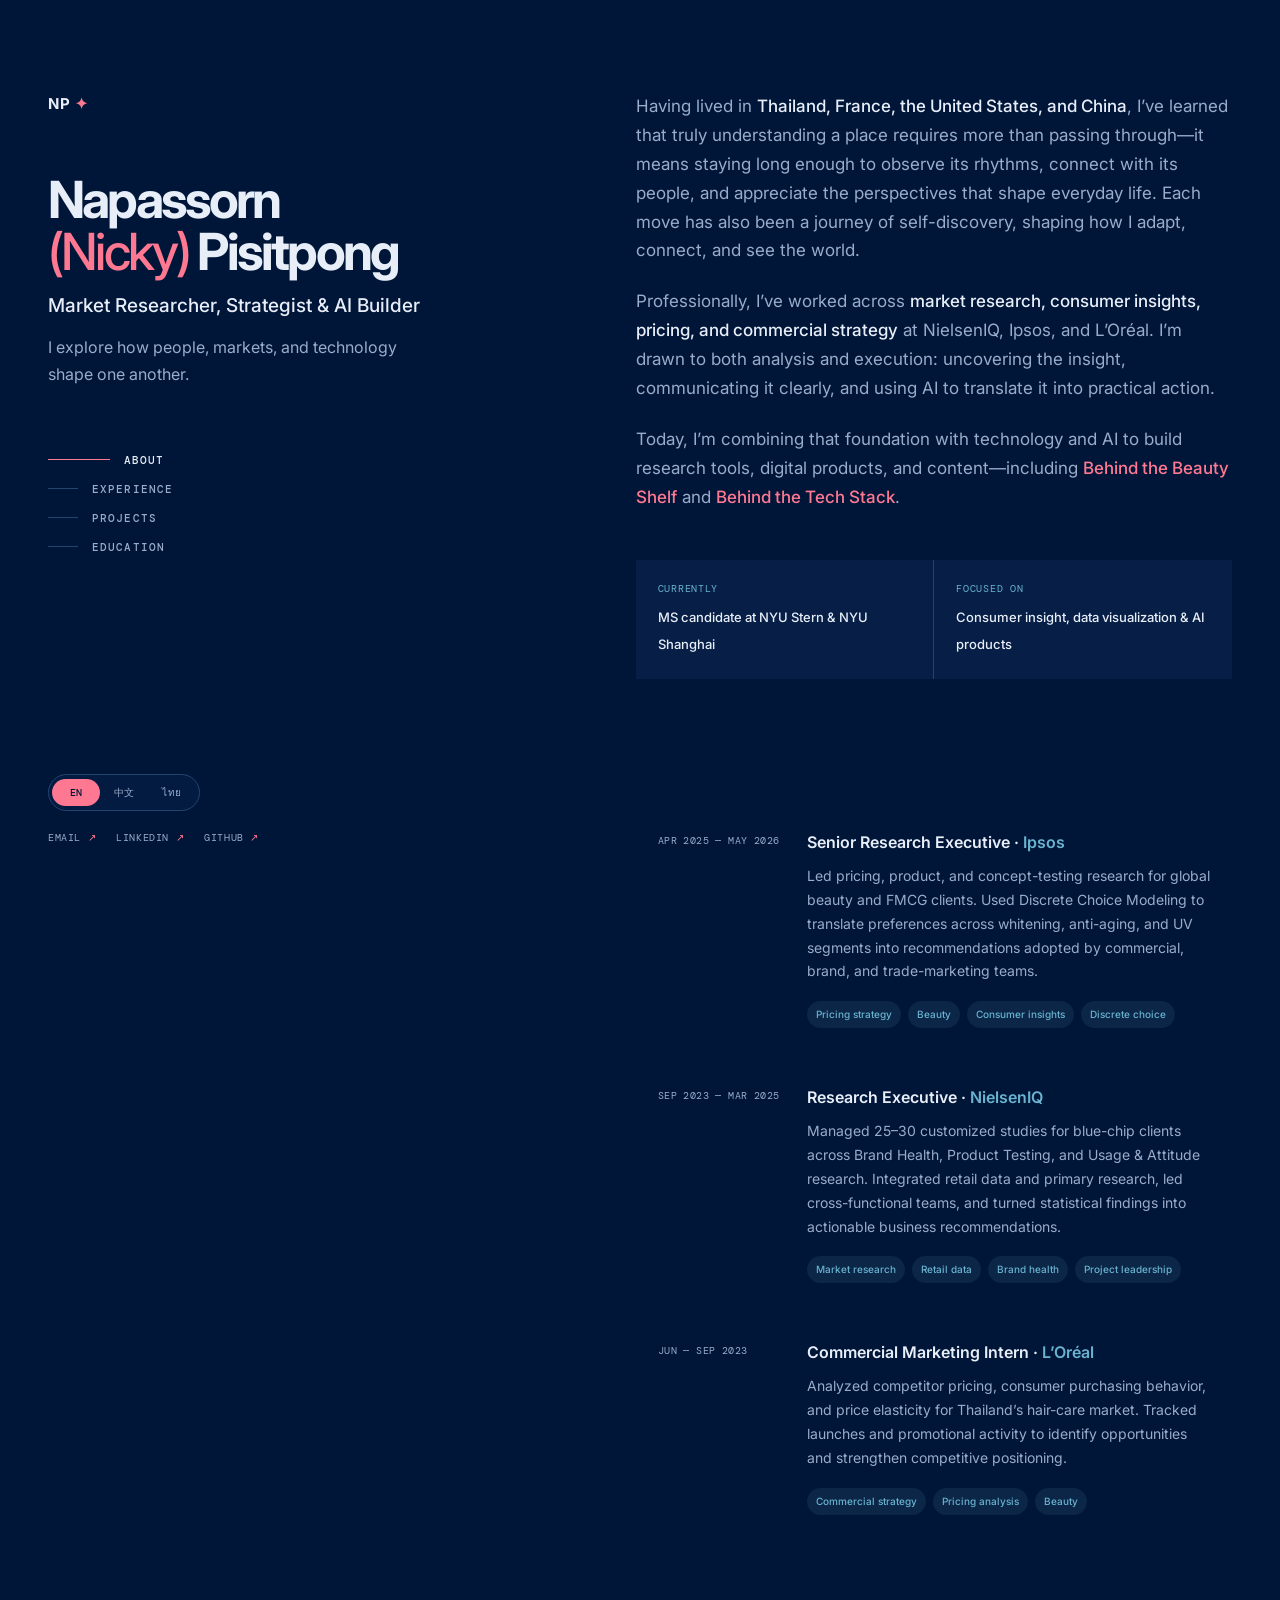
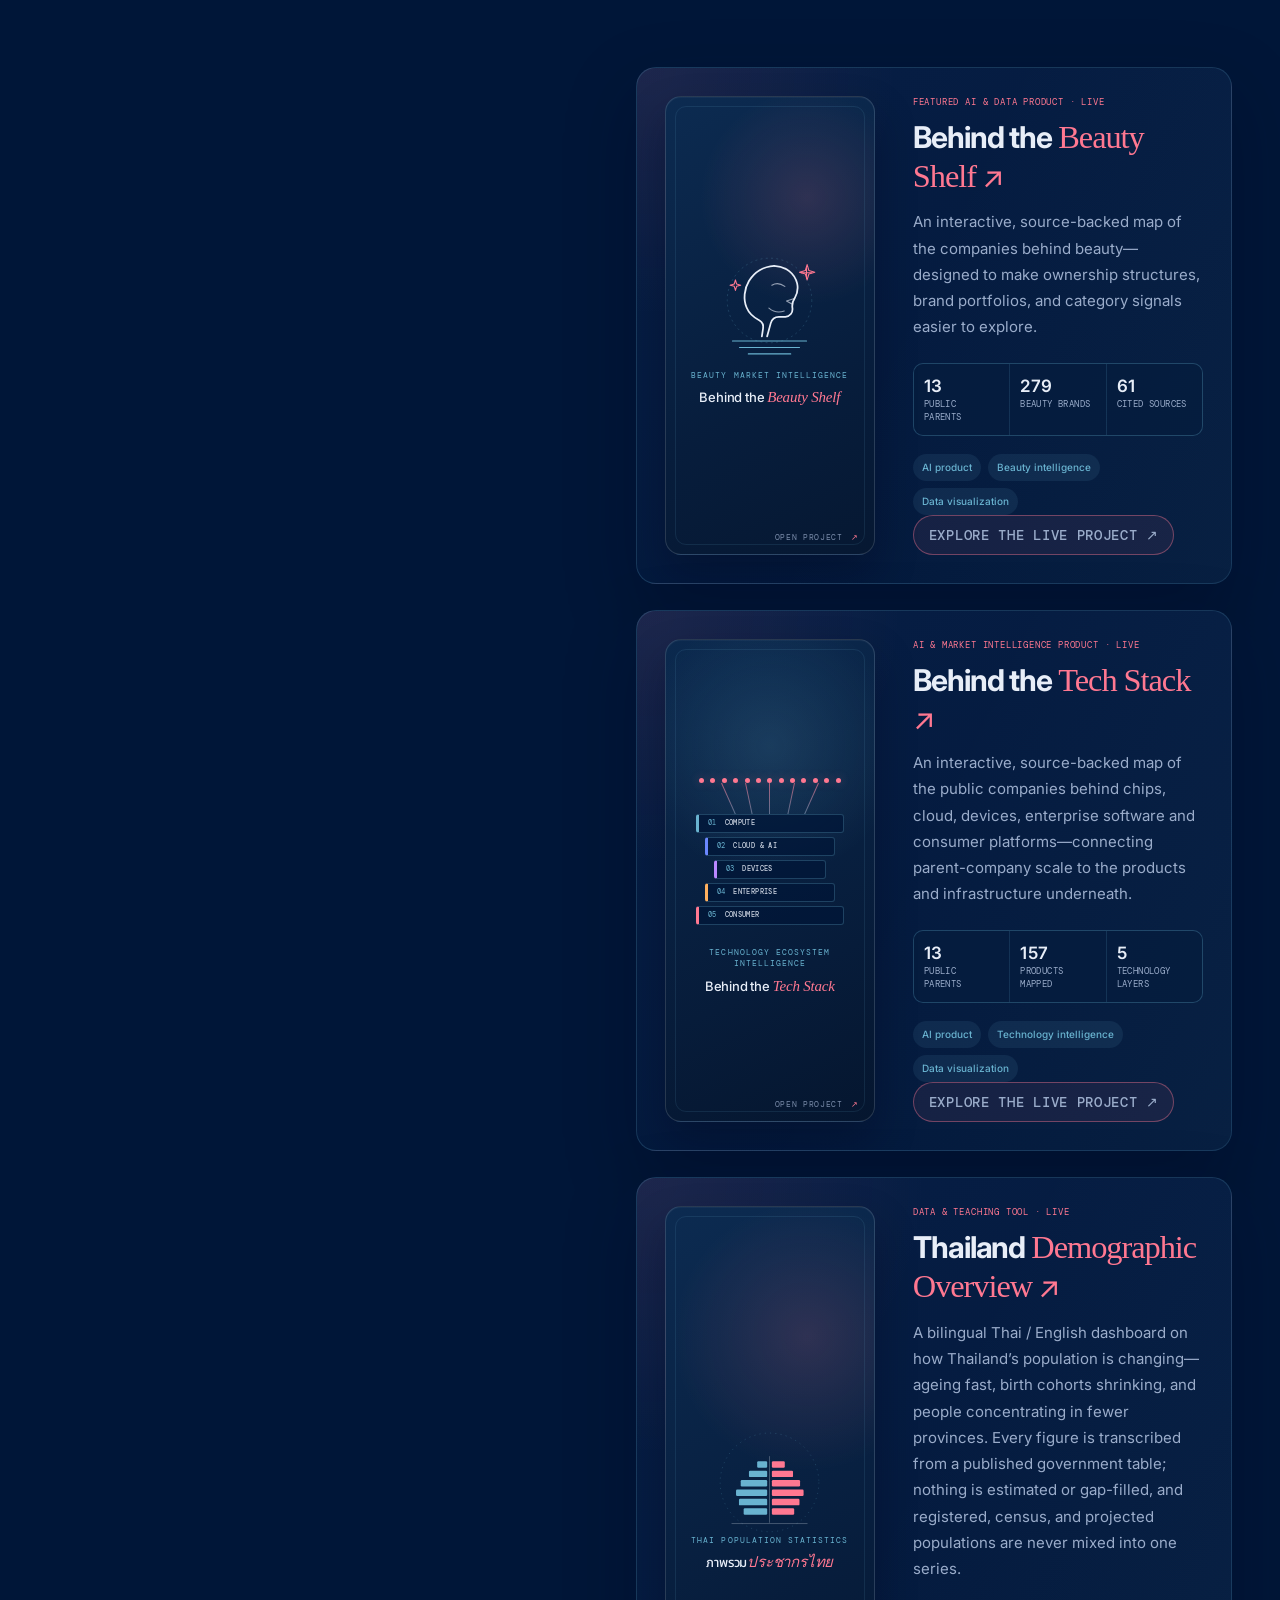
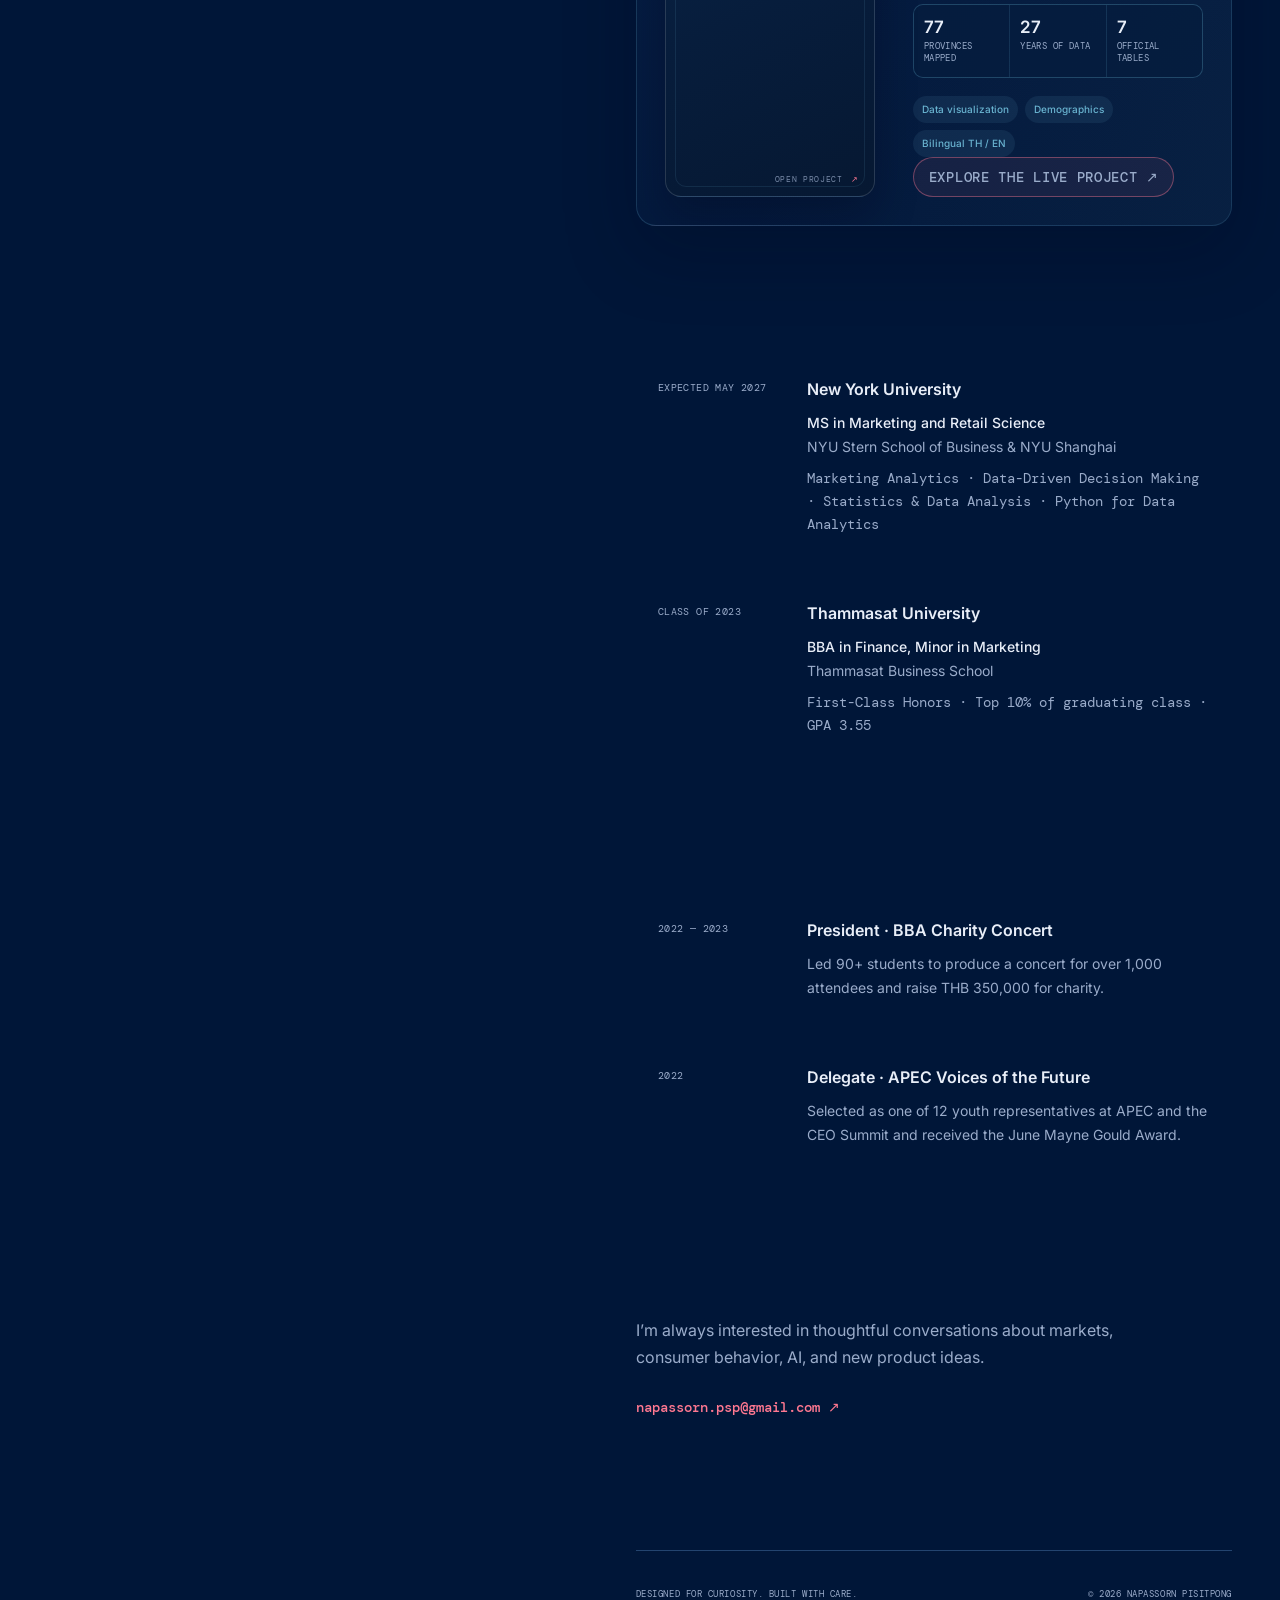
<file: index.html>
<!doctype html>
<html lang="en">
  <head>
    <meta charset="utf-8">
    <meta name="viewport" content="width=device-width, initial-scale=1">
    <meta name="description" content="Napassorn (Nicky) Pisitpong is a market researcher, strategist, and AI builder turning insight into action.">
    <meta name="theme-color" content="#001638">
    <meta property="og:title" content="Napassorn (Nicky) Pisitpong">
    <meta property="og:description" content="Market researcher, strategist, and AI builder.">
    <meta property="og:type" content="website">
    <meta property="og:url" content="https://nickypisitpong.com">
    <title>Napassorn (Nicky) Pisitpong</title>
    <link rel="preconnect" href="https://fonts.googleapis.com">
    <link rel="preconnect" href="https://fonts.gstatic.com" crossorigin>
    <link href="https://fonts.googleapis.com/css2?family=DM+Mono:wght@400;500&family=Inter:wght@400;500;600;700&family=Noto+Sans+SC:wght@400;500;600;700&family=Noto+Sans+Thai:wght@400;500;600;700&display=swap" rel="stylesheet">
    <link rel="stylesheet" href="styles.css">
    <link rel="stylesheet" href="project-link.css?v=20260821">
    <link rel="stylesheet" href="language-switcher.css?v=20261028">
  </head>
  <body>
    <a class="skip-link" href="#about">Skip to content</a>
    <div class="page-shell">
      <header class="intro-panel">
        <div>
          <a class="monogram" href="#about" aria-label="Nicky Pisitpong, home">NP<span>✦</span></a>
          <h1>Napassorn<br><span>(Nicky)</span> Pisitpong</h1>
          <h2>Market Researcher, Strategist & AI Builder</h2>
          <p class="tagline">I explore how people, markets, and technology shape one another.</p>
          <nav aria-label="Section navigation">
            <a class="active" href="#about"><i></i><span>About</span></a>
            <a href="#experience"><i></i><span>Experience</span></a>
            <a href="#projects"><i></i><span>Projects</span></a>
            <a href="#education"><i></i><span>Education</span></a>
          </nav>
        </div>
        <div class="intro-meta">
          <div class="language-switcher" role="group" aria-label="Choose language">
            <button type="button" data-lang="en" aria-pressed="true">EN</button>
            <button type="button" data-lang="zh" aria-pressed="false">中文</button>
            <button type="button" data-lang="th" aria-pressed="false">ไทย</button>
          </div>
          <div class="social-links" aria-label="Contact links">
            <a href="mailto:napassorn.psp@gmail.com" aria-label="Email Nicky">Email <span>↗</span></a>
            <a href="https://www.linkedin.com/in/napassorn-nicky-pisitpong-842646204/" target="_blank" rel="noopener">LinkedIn <span>↗</span></a>
            <a href="https://github.com/nicky-labs" target="_blank" rel="noopener">GitHub <span>↗</span></a>
          </div>
        </div>
      </header>
      <main>
        <section id="about" aria-labelledby="about-title">
          <h2 class="mobile-heading" id="about-title">About</h2>
          <div class="prose">
            <p>Having lived in <strong>Thailand, France, the United States, and China</strong>, I’ve learned that truly understanding a place requires more than passing through—it means staying long enough to observe its rhythms, connect with its people, and appreciate the perspectives that shape everyday life. Each move has also been a journey of self-discovery, shaping how I adapt, connect, and see the world.</p>
            <p>Professionally, I’ve worked across <strong>market research, consumer insights, pricing, and commercial strategy</strong> at NielsenIQ, Ipsos, and L’Oréal. I’m drawn to both analysis and execution: uncovering the insight, communicating it clearly, and using AI to translate it into practical action.</p>
            <p>Today, I’m combining that foundation with technology and AI to build research tools, digital products, and content—including <a class="pink-link" href="https://behind-beauty-shelf.pages.dev" target="_blank" rel="noopener noreferrer">Behind the Beauty Shelf</a> and <a class="pink-link" href="https://behind-the-tech-stack.pages.dev/" target="_blank" rel="noopener noreferrer">Behind the Tech Stack</a>.</p>
          </div>
          <div class="quick-facts" aria-label="Current focus">
            <div><span>Currently</span><strong>MS candidate at NYU Stern & NYU Shanghai</strong></div>
            <div><span>Focused on</span><strong>Consumer insight, data visualization & AI products</strong></div>
          </div>
        </section>
        <section id="experience" aria-labelledby="experience-title">
          <h2 class="mobile-heading" id="experience-title">Experience</h2>
          <div class="entry-list">
            <article class="entry">
              <p class="entry-date">APR 2025 — MAY 2026</p>
              <div class="entry-content">
                <h3>Senior Research Executive · <span>Ipsos</span></h3>
                <p>Led pricing, product, and concept-testing research for global beauty and FMCG clients. Used Discrete Choice Modeling to translate preferences across whitening, anti-aging, and UV segments into recommendations adopted by commercial, brand, and trade-marketing teams.</p>
                <ul class="tags"><li>Pricing strategy</li><li>Beauty</li><li>Consumer insights</li><li>Discrete choice</li></ul>
              </div>
            </article>
            <article class="entry">
              <p class="entry-date">SEP 2023 — MAR 2025</p>
              <div class="entry-content">
                <h3>Research Executive · <span>NielsenIQ</span></h3>
                <p>Managed 25–30 customized studies for blue-chip clients across Brand Health, Product Testing, and Usage & Attitude research. Integrated retail data and primary research, led cross-functional teams, and turned statistical findings into actionable business recommendations.</p>
                <ul class="tags"><li>Market research</li><li>Retail data</li><li>Brand health</li><li>Project leadership</li></ul>
              </div>
            </article>
            <article class="entry">
              <p class="entry-date">JUN — SEP 2023</p>
              <div class="entry-content">
                <h3>Commercial Marketing Intern · <span>L’Oréal</span></h3>
                <p>Analyzed competitor pricing, consumer purchasing behavior, and price elasticity for Thailand’s hair-care market. Tracked launches and promotional activity to identify opportunities and strengthen competitive positioning.</p>
                <ul class="tags"><li>Commercial strategy</li><li>Pricing analysis</li><li>Beauty</li></ul>
              </div>
            </article>
          </div>
        </section>
        <section id="projects" aria-labelledby="projects-title">
          <h2 class="mobile-heading" id="projects-title">Projects</h2>
          <a class="project-card" href="https://behind-beauty-shelf.pages.dev" target="_blank" rel="noopener noreferrer" aria-label="Open Behind the Beauty Shelf live project">
            <div class="project-mark" aria-hidden="true">
              <svg class="beauty-shelf-mark" viewBox="0 0 240 240" role="presentation">
                <circle class="mark-orbit" cx="120" cy="108" r="72"></circle>
                <path class="mark-profile" d="M128 49c-18 1-34 11-43 26-8 13-10 31-4 45 4 10 12 17 22 22 5 3 7 8 6 14l-2 13"></path>
                <path class="mark-profile" d="M128 49c20 1 35 13 39 30 2 9 0 18-4 25-4 6-5 11-4 17 1 8-4 14-12 15h-11c-7 0-12 4-14 11l-6 22"></path>
                <path class="mark-detail" d="M146 84c-7-5-15-6-22-2m37 23-12 4 9 5m-39 7c7 6 17 8 26 5"></path>
                <path class="mark-shelf" d="M57 177h126M69 188h102M84 199h72"></path>
                <g class="mark-sparkles">
                  <path d="M183 52v18m-9-9h18"></path>
                  <path d="m184 47 3 10 10 3-10 3-3 10-3-10-10-3 10-3Z"></path>
                  <path d="m62 73 2 7 7 2-7 2-2 7-2-7-7-2 7-2Z"></path>
                </g>
              </svg>
              <div class="project-mark-name">
                <span>Beauty market intelligence</span>
                <strong>Behind the <em>Beauty Shelf</em></strong>
              </div>
              <span class="project-mark-action">Open project <i>↗</i></span>
            </div>
            <div class="project-content">
              <p class="project-label">Featured AI & Data Product · Live</p>
              <h3>Behind the <em>Beauty Shelf</em> <span>↗</span></h3>
              <p>An interactive, source-backed map of the companies behind beauty—designed to make ownership structures, brand portfolios, and category signals easier to explore.</p>
              <div class="project-stats" aria-label="Project coverage">
                <span><strong>13</strong> public parents</span>
                <span><strong>279</strong> beauty brands</span>
                <span><strong>61</strong> cited sources</span>
              </div>
              <ul class="tags"><li>AI product</li><li>Beauty intelligence</li><li>Data visualization</li></ul>
              <p class="project-note">Explore the live project <span>↗</span></p>
            </div>
          </a>
          <a class="project-card project-card-spaced" href="https://behind-the-tech-stack.pages.dev/" target="_blank" rel="noopener noreferrer" aria-label="Open Behind the Tech Stack live project">
            <div class="project-mark tech-project-mark" aria-hidden="true">
              <div class="tech-stack-mark">
                <div class="tech-parent-dots">
                  <i></i><i></i><i></i><i></i><i></i><i></i><i></i><i></i><i></i><i></i><i></i><i></i><i></i>
                </div>
                <div class="tech-flow-lines"><i></i><i></i><i></i><i></i><i></i></div>
                <div class="tech-layer-bars">
                  <span><i>01</i><b>Compute</b></span>
                  <span><i>02</i><b>Cloud &amp; AI</b></span>
                  <span><i>03</i><b>Devices</b></span>
                  <span><i>04</i><b>Enterprise</b></span>
                  <span><i>05</i><b>Consumer</b></span>
                </div>
              </div>
              <div class="project-mark-name">
                <span>Technology ecosystem intelligence</span>
                <strong>Behind the <em>Tech Stack</em></strong>
              </div>
              <span class="project-mark-action">Open project <i>↗</i></span>
            </div>
            <div class="project-content">
              <p class="project-label">AI &amp; Market Intelligence Product · Live</p>
              <h3>Behind the <em>Tech Stack</em> <span>↗</span></h3>
              <p>An interactive, source-backed map of the public companies behind chips, cloud, devices, enterprise software and consumer platforms—connecting parent-company scale to the products and infrastructure underneath.</p>
              <div class="project-stats" aria-label="Project coverage">
                <span><strong>13</strong> public parents</span>
                <span><strong>157</strong> products mapped</span>
                <span><strong>5</strong> technology layers</span>
              </div>
              <ul class="tags"><li>AI product</li><li>Technology intelligence</li><li>Data visualization</li></ul>
              <p class="project-note">Explore the live project <span>↗</span></p>
            </div>
          </a>
          <a class="project-card" href="/thailand-population/" style="margin-top:26px" aria-label="Open Thailand Demographic Overview">
            <div class="project-mark" aria-hidden="true">
              <svg class="thai-pop-mark" viewBox="0 0 240 200" role="presentation" style="width:min(168px,82%);height:auto;margin-top:-6px;overflow:visible">
                <circle cx="120" cy="96" r="84" fill="none" stroke="rgba(105,179,208,.26)" stroke-width="1.4" stroke-dasharray="2 7"></circle>
                <g fill="var(--accent)">
                  <rect x="76" y="140" width="40" height="11" rx="2"></rect>
                  <rect x="68" y="124" width="48" height="11" rx="2"></rect>
                  <rect x="63" y="108" width="53" height="11" rx="2"></rect>
                  <rect x="71" y="92" width="45" height="11" rx="2"></rect>
                  <rect x="85" y="76" width="31" height="11" rx="2"></rect>
                  <rect x="99" y="60" width="17" height="11" rx="2"></rect>
                </g>
                <g fill="var(--warm)">
                  <rect x="124" y="140" width="38" height="11" rx="2"></rect>
                  <rect x="124" y="124" width="47" height="11" rx="2"></rect>
                  <rect x="124" y="108" width="54" height="11" rx="2"></rect>
                  <rect x="124" y="92" width="48" height="11" rx="2"></rect>
                  <rect x="124" y="76" width="36" height="11" rx="2"></rect>
                  <rect x="124" y="60" width="22" height="11" rx="2"></rect>
                </g>
                <path d="M120 52v112M56 166h128" stroke="rgba(232,238,248,.28)" stroke-width="1.6" stroke-linecap="round" fill="none"></path>
              </svg>
              <div class="project-mark-name">
                <span>Thai population statistics</span>
                <strong>ภาพรวม<em>ประชากรไทย</em></strong>
              </div>
              <span class="project-mark-action">Open project <i>↗</i></span>
            </div>
            <div class="project-content">
              <p class="project-label">Data &amp; Teaching Tool · Live</p>
              <h3>Thailand <em>Demographic Overview</em> <span>↗</span></h3>
              <p>A bilingual Thai / English dashboard on how Thailand’s population is changing—ageing fast, birth cohorts shrinking, and people concentrating in fewer provinces. Every figure is transcribed from a published government table; nothing is estimated or gap-filled, and registered, census, and projected populations are never mixed into one series.</p>
              <div class="project-stats" aria-label="Project coverage">
                <span><strong>77</strong> provinces mapped</span>
                <span><strong>27</strong> years of data</span>
                <span><strong>7</strong> official tables</span>
              </div>
              <ul class="tags"><li>Data visualization</li><li>Demographics</li><li>Bilingual TH / EN</li></ul>
              <p class="project-note">Explore the live project <span>↗</span></p>
            </div>
          </a>
        </section>
        <section id="education" aria-labelledby="education-title">
          <h2 class="mobile-heading" id="education-title">Education</h2>
          <div class="entry-list compact">
            <article class="entry">
              <p class="entry-date">EXPECTED MAY 2027</p>
              <div class="entry-content"><h3>New York University</h3><p><strong>MS in Marketing and Retail Science</strong><br>NYU Stern School of Business & NYU Shanghai</p><p class="detail">Marketing Analytics · Data-Driven Decision Making · Statistics & Data Analysis · Python for Data Analytics</p></div>
            </article>
            <article class="entry">
              <p class="entry-date">CLASS OF 2023</p>
              <div class="entry-content"><h3>Thammasat University</h3><p><strong>BBA in Finance, Minor in Marketing</strong><br>Thammasat Business School</p><p class="detail">First-Class Honors · Top 10% of graduating class · GPA 3.55</p></div>
            </article>
          </div>
        </section>
        <section id="leadership" aria-labelledby="leadership-title">
          <h2 class="mobile-heading" id="leadership-title">Leadership</h2>
          <div class="entry-list compact">
            <article class="entry">
              <p class="entry-date">2022 — 2023</p>
              <div class="entry-content"><h3>President · BBA Charity Concert</h3><p>Led 90+ students to produce a concert for over 1,000 attendees and raise THB 350,000 for charity.</p></div>
            </article>
            <article class="entry">
              <p class="entry-date">2022</p>
              <div class="entry-content"><h3>Delegate · APEC Voices of the Future</h3><p>Selected as one of 12 youth representatives at APEC and the CEO Summit and received the June Mayne Gould Award.</p></div>
            </article>
          </div>
        </section>
        <section class="contact" id="contact" aria-labelledby="contact-title">
          <h2 class="mobile-heading" id="contact-title">Contact</h2>
          <p>I’m always interested in thoughtful conversations about markets, consumer behavior, AI, and new product ideas.</p>
          <a href="mailto:napassorn.psp@gmail.com">napassorn.psp@gmail.com <span>↗</span></a>
        </section>
        <footer><p>Designed for curiosity. Built with care.</p><p>© <span id="year"></span> Napassorn Pisitpong</p></footer>
      </main>
    </div>
    <script src="script.js?v=20261028-2"></script>
  </body>
</html>
</file>
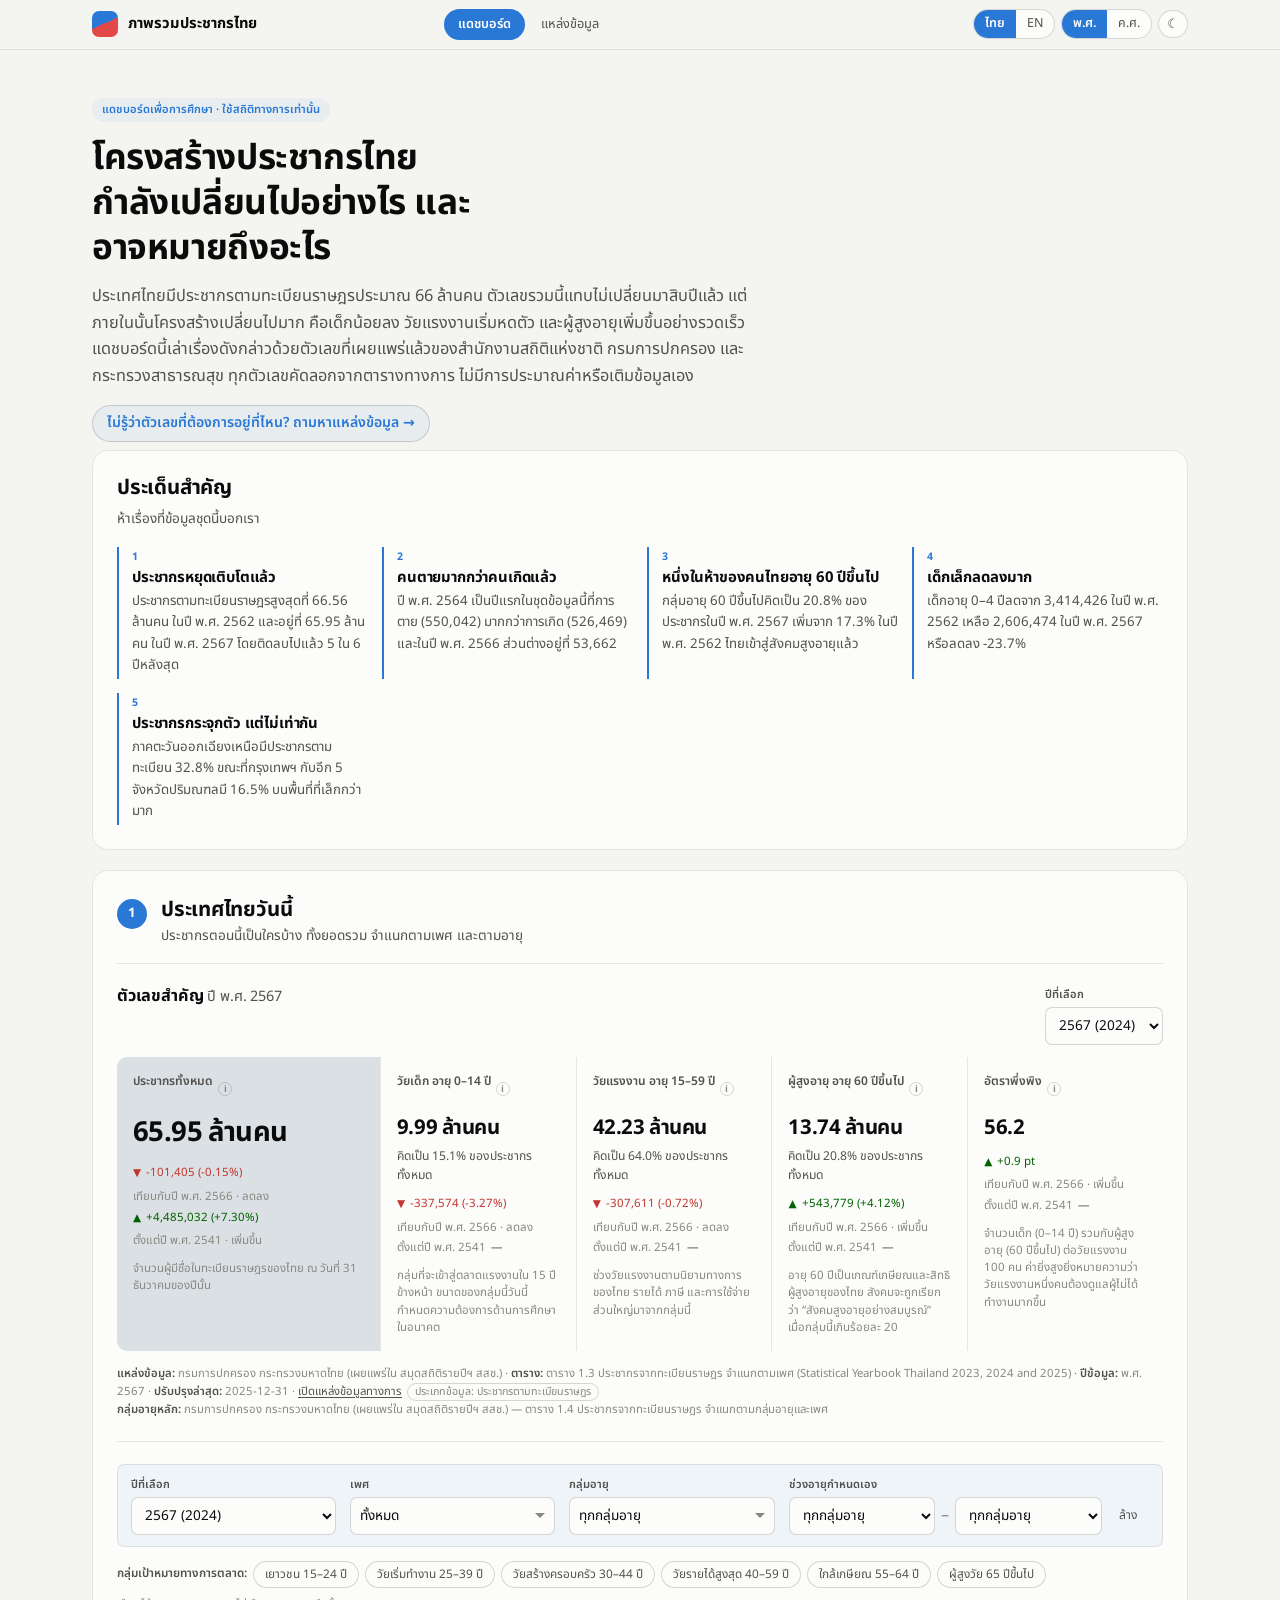
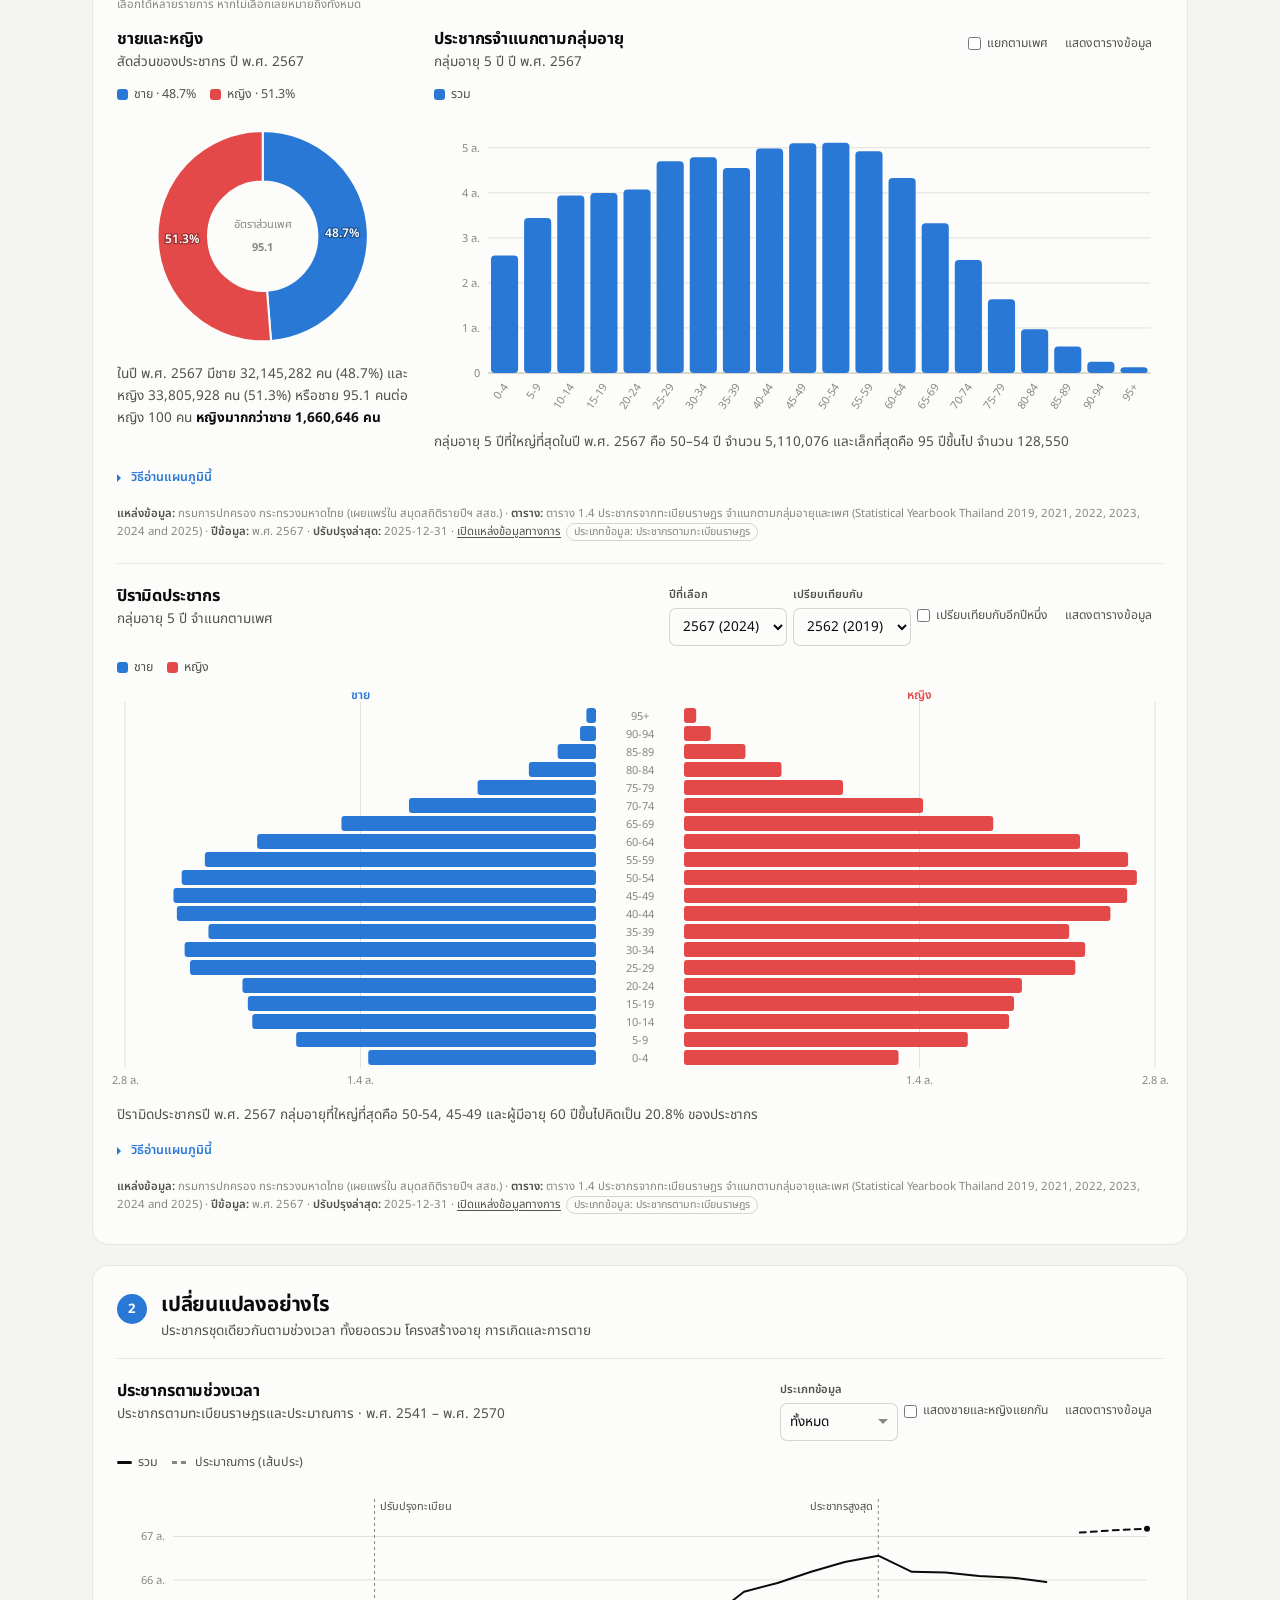
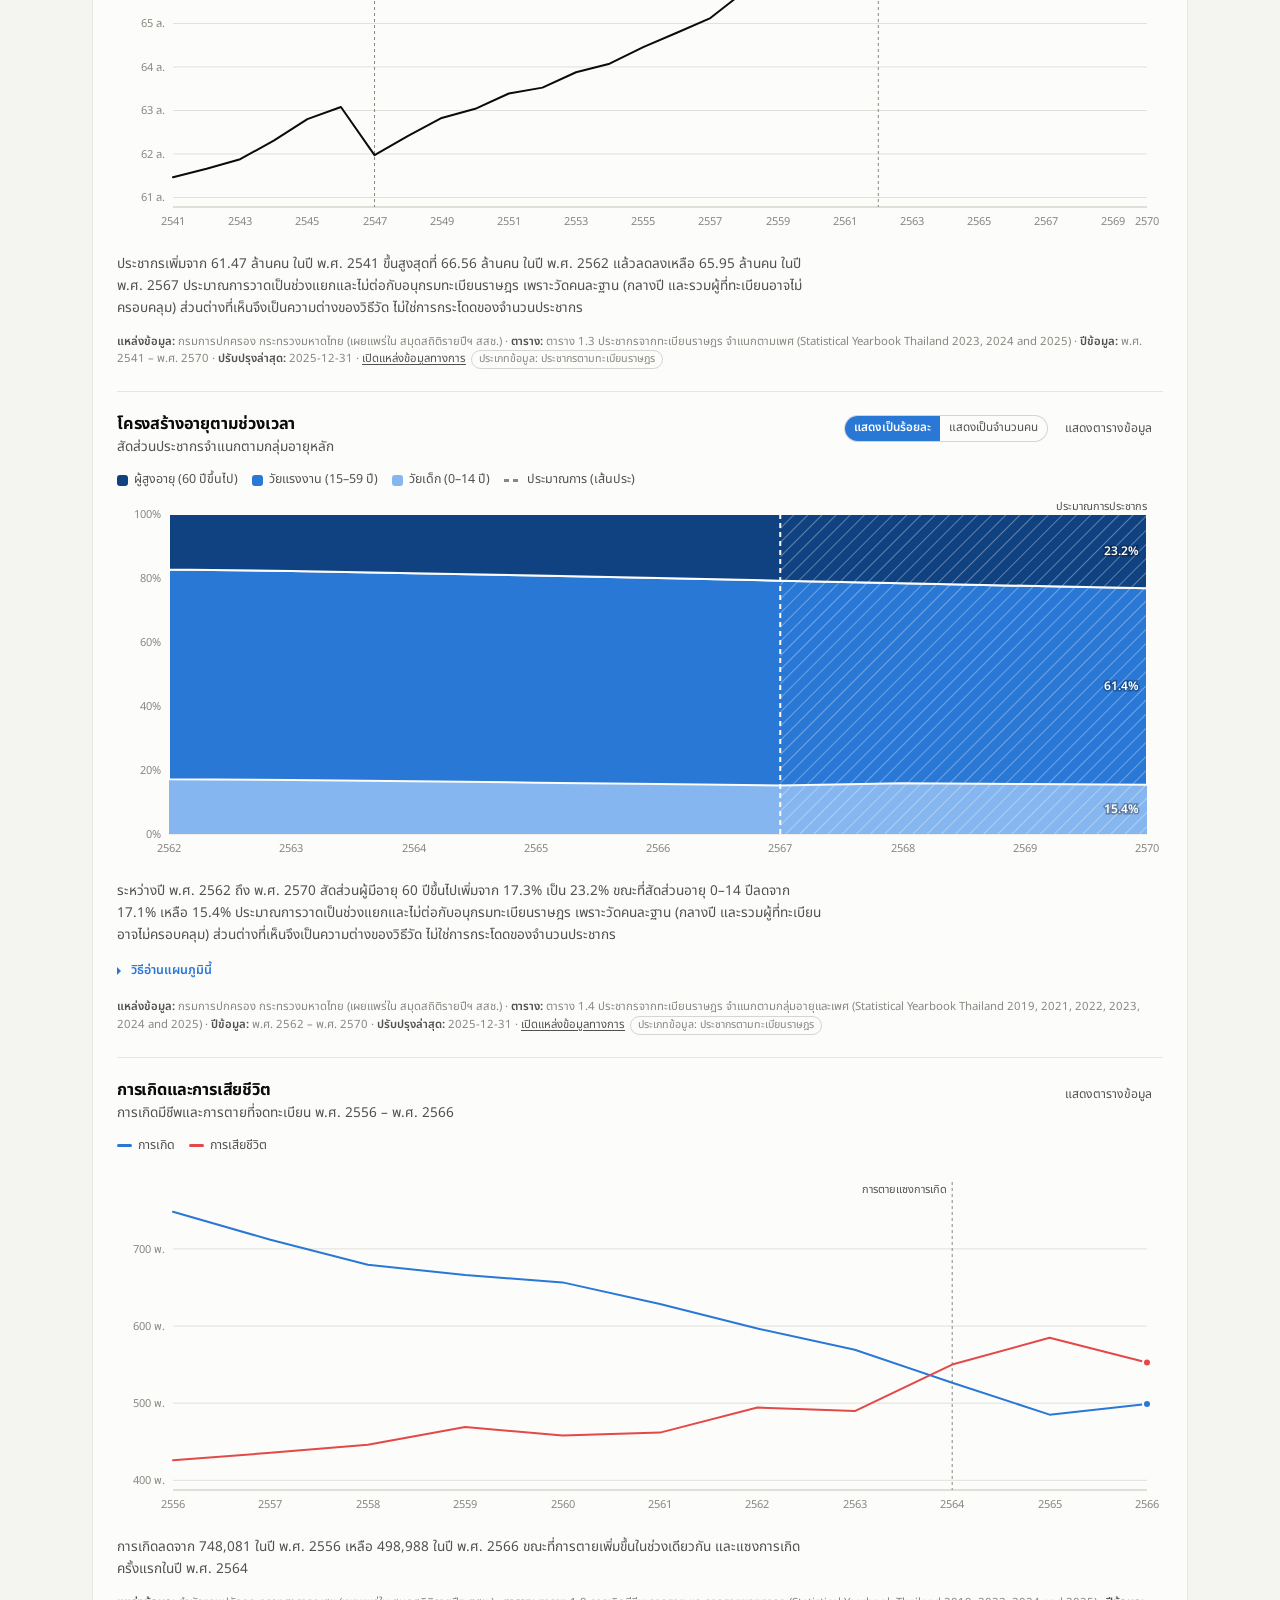
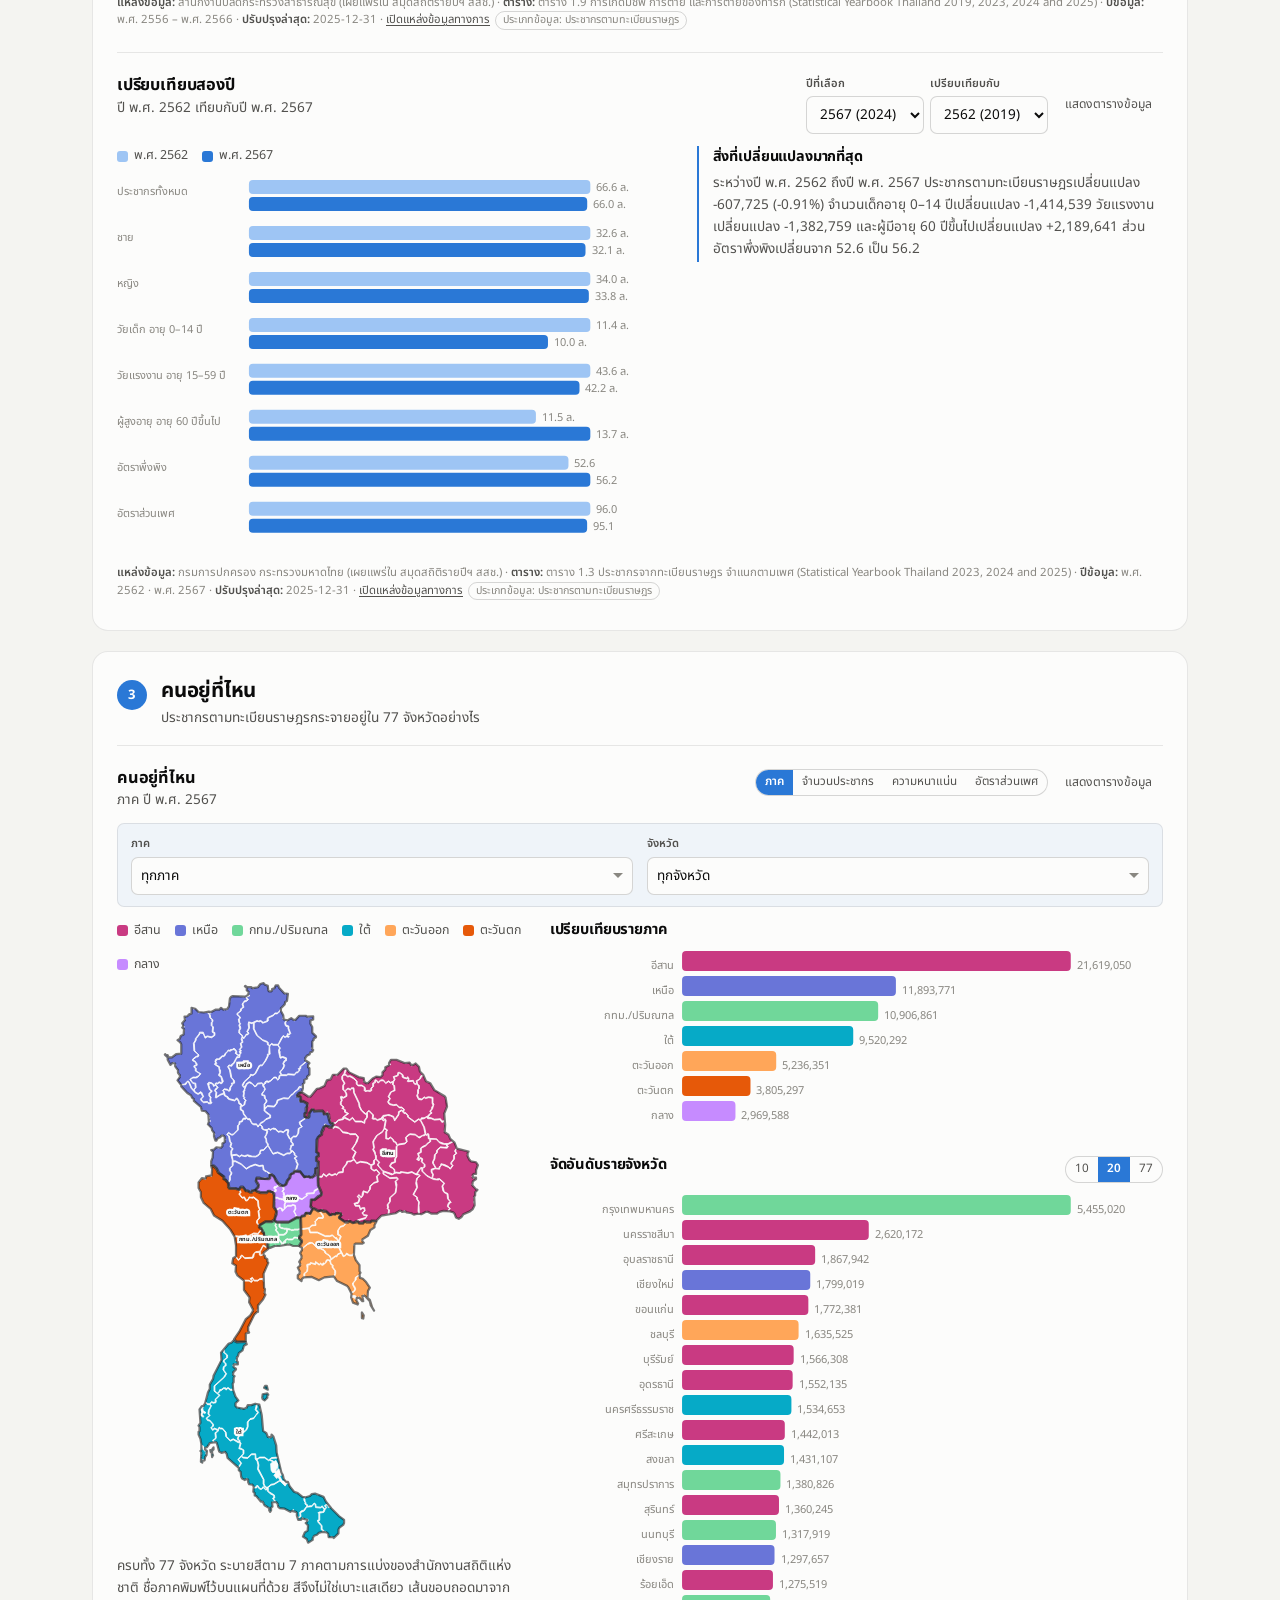
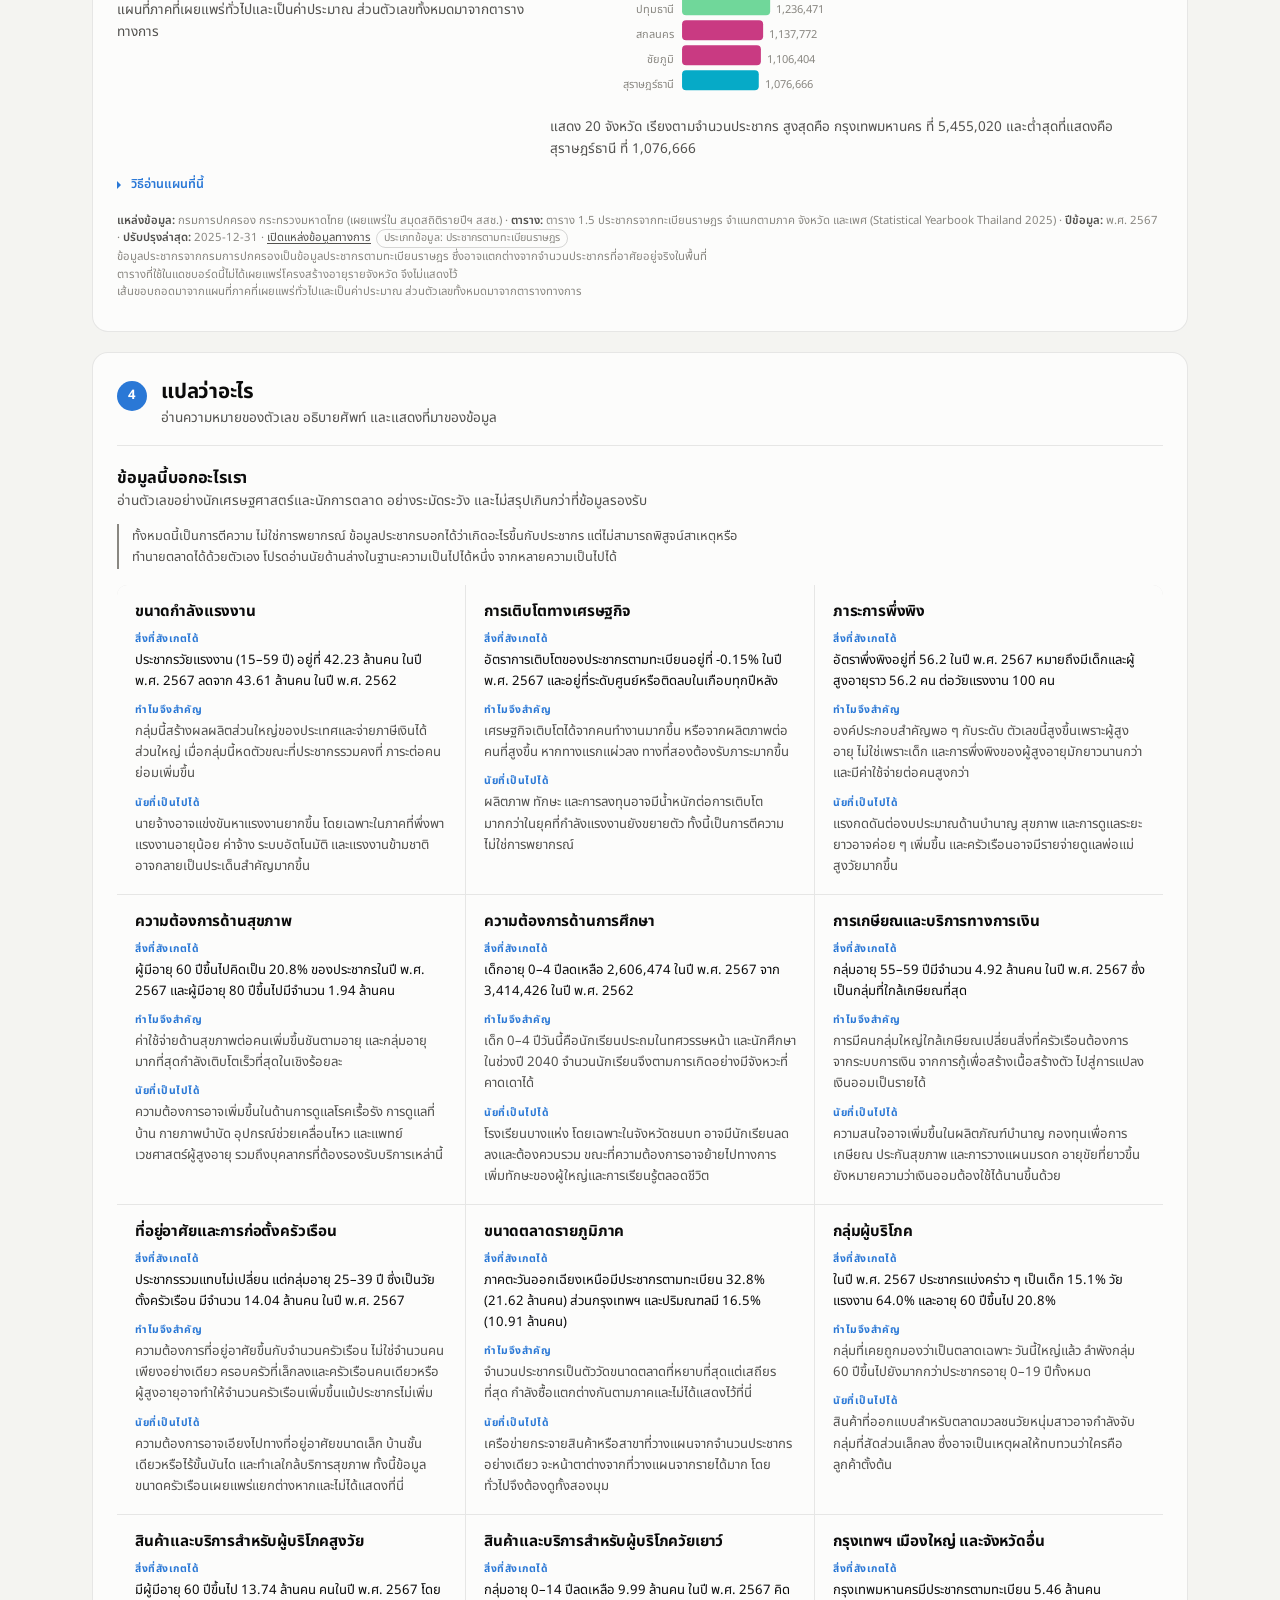
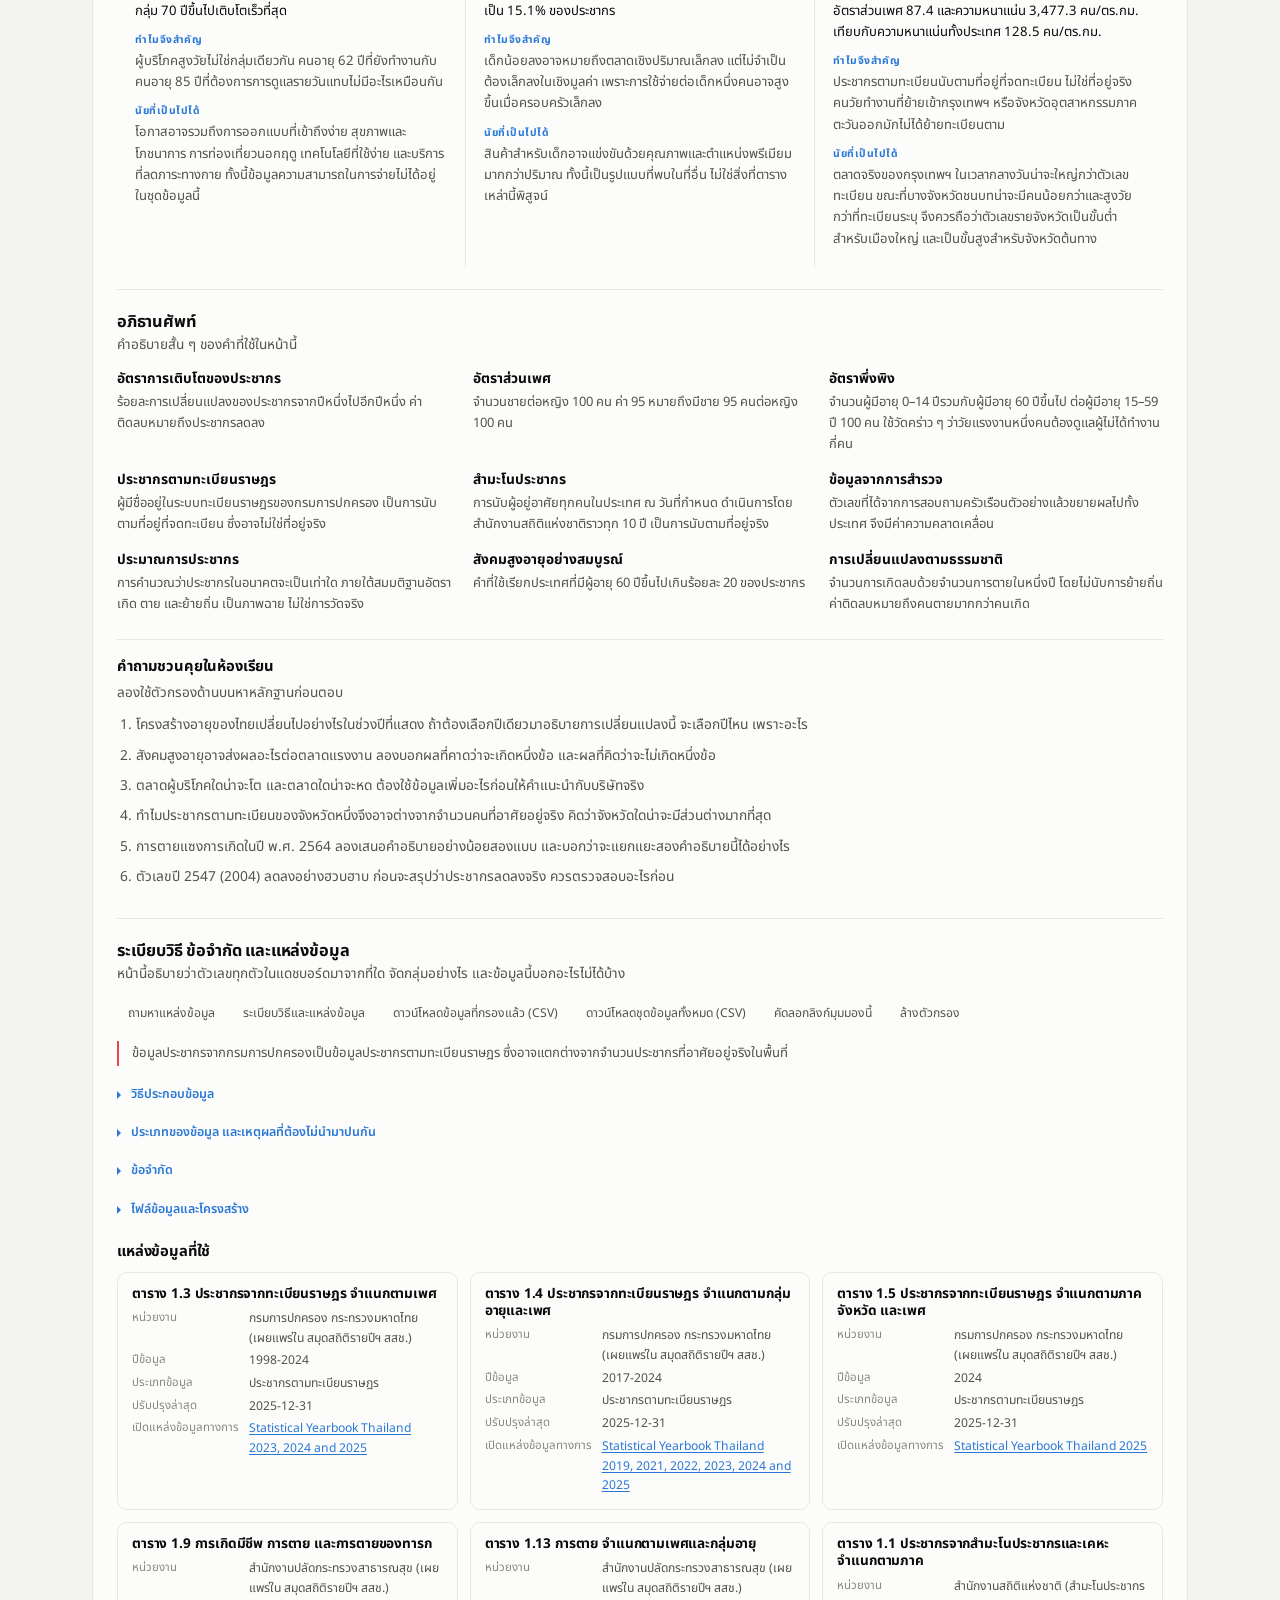
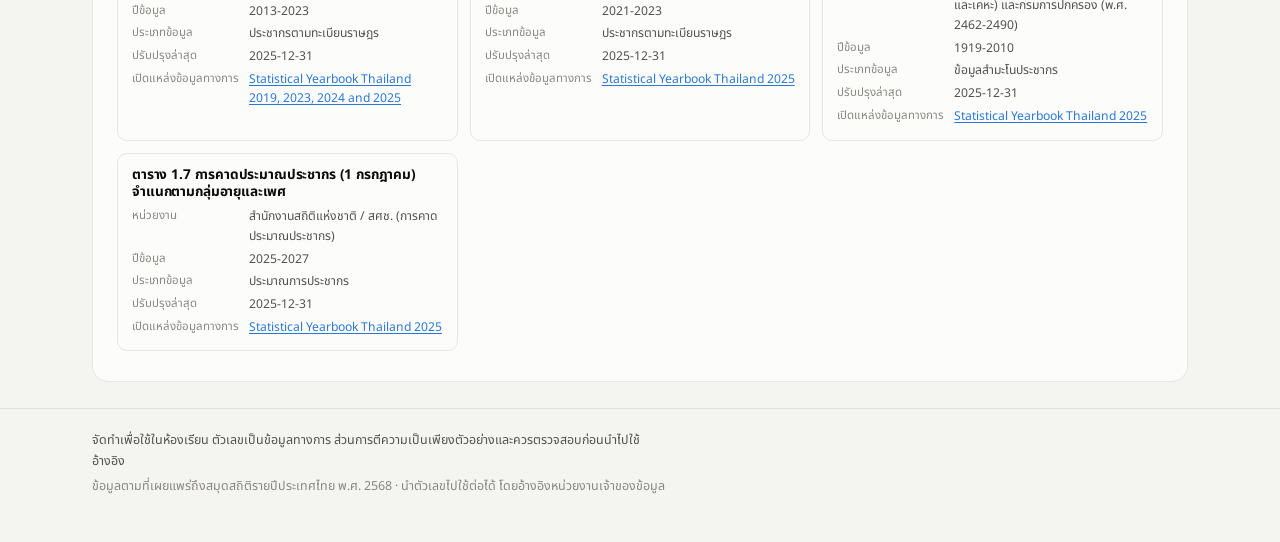
<file: thailand-population/index.html>
<!DOCTYPE html>
<html lang="th" data-theme="light">
<head>
<meta charset="utf-8">
<meta name="viewport" content="width=device-width, initial-scale=1">
<title>ภาพรวมประชากรไทย · Thailand Demographic Overview</title>
<meta name="description" content="Bilingual educational dashboard on Thailand's population structure and demographic change, built from official NSO, DOPA and MoPH tables.">
<link rel="preconnect" href="https://fonts.googleapis.com">
<link rel="preconnect" href="https://fonts.gstatic.com" crossorigin>
<link href="https://fonts.googleapis.com/css2?family=Noto+Sans+Thai:wght@400;500;600;700&display=swap" rel="stylesheet">
<style>
/* Thailand Demographic Overview — ภาพรวมประชากรไทย
   Chart colours follow the validated data-viz palette; the page around them is
   deliberately quiet so the marks carry the meaning. */

:root {
  color-scheme: light;
  --surface-1: #fcfcfb;
  --page: #f4f4f1;
  --text-primary: #0b0b0b;
  --text-secondary: #52514e;
  --text-muted: #898781;
  --grid: #e1e0d9;
  --axis: #c3c2b7;
  --border: rgba(11, 11, 11, 0.09);
  --border-strong: rgba(11, 11, 11, 0.16);

  --male: #2a78d6;
  --female: #e34948;
  --births: #2a78d6;
  --deaths: #e34948;
  --age-child: #86b6ef;
  --age-work: #2a78d6;
  --age-older: #104281;
  --accent: #2a78d6;
  --accent-2: #e34948;
  --seq-1: #cde2fb;
  --seq-2: #9ec5f4;
  --seq-3: #5598e7;
  --seq-4: #2a78d6;
  --seq-5: #184f95;

  --good: #006300;
  --bad: #c3352f;
  --neutral: #52514e;
  --wash: rgba(42, 120, 214, 0.06);

  --r-lg: 16px;
  --r-md: 10px;
  --r-sm: 7px;
  --font: "Noto Sans Thai", "Noto Sans Thai Looped", "Sarabun", system-ui,
          -apple-system, "Segoe UI", "Leelawadee UI", "Tahoma", sans-serif;
}

:root[data-theme="dark"] {
  color-scheme: dark;
  --surface-1: #1a1a19;
  --page: #0d0d0d;
  --text-primary: #ffffff;
  --text-secondary: #c3c2b7;
  --text-muted: #898781;
  --grid: #2c2c2a;
  --axis: #383835;
  --border: rgba(255, 255, 255, 0.10);
  --border-strong: rgba(255, 255, 255, 0.20);

  --male: #3987e5;
  --female: #e66767;
  --births: #3987e5;
  --deaths: #e66767;
  --age-child: #9ec5f4;
  --age-work: #3987e5;
  --age-older: #184f95;
  --accent: #3987e5;
  --accent-2: #e66767;
  --seq-1: #184f95;
  --seq-2: #256abf;
  --seq-3: #3987e5;
  --seq-4: #6da7ec;
  --seq-5: #b7d3f6;

  --good: #0ca30c;
  --bad: #e66767;
  --neutral: #c3c2b7;
  --wash: rgba(57, 135, 229, 0.10);
}

* { box-sizing: border-box; }
html { scroll-behavior: smooth; }
@media (prefers-reduced-motion: reduce) { html { scroll-behavior: auto; } }

body {
  margin: 0;
  font-family: var(--font);
  background: var(--page);
  color: var(--text-primary);
  font-size: 16px;
  line-height: 1.62;
  -webkit-font-smoothing: antialiased;
}

/* type scale ------------------------------------------------------------- */
h1, h2, h3, h4 { line-height: 1.28; margin: 0 0 .35em; font-weight: 700; letter-spacing: -0.011em; }
h1 { font-size: clamp(1.55rem, 2.4vw + .8rem, 2.2rem); }
h2 { font-size: 1.28rem; }
h3 { font-size: 1.02rem; }
h4 { font-size: .92rem; }
p { margin: 0 0 1em; }
a { color: var(--accent); text-underline-offset: 2px; }

.wrap { max-width: 1140px; margin: 0 auto; padding: 0 22px; }
.muted { color: var(--text-muted); }

.skip {
  position: absolute; left: -9999px; top: 0; background: var(--accent);
  color: #fff; padding: 10px 16px; z-index: 100; border-radius: 0 0 8px 0;
}
.skip:focus { left: 0; }

/* header ------------------------------------------------------------------ */
.site-header {
  position: sticky; top: 0; z-index: 60;
  background: color-mix(in srgb, var(--page) 88%, transparent);
  backdrop-filter: saturate(140%) blur(10px);
  border-bottom: 1px solid var(--border);
}
.header-inner {
  display: flex; align-items: center; gap: 14px; flex-wrap: wrap;
  padding: 9px 22px; max-width: 1140px; margin: 0 auto;
}
.brand { display: flex; align-items: center; gap: 10px; min-width: 0; }
.brand-mark {
  width: 26px; height: 26px; border-radius: 7px; flex: none;
  background: linear-gradient(155deg, var(--accent) 0 48%, var(--accent-2) 48% 100%);
}
.brand-name { font-size: .92rem; font-weight: 700; margin: 0; white-space: nowrap; }

.header-tools { display: flex; align-items: center; gap: 6px; margin-left: auto; }
@media (max-width: 520px) { .header-tools { margin-left: 0; } }

.seg {
  display: inline-flex; border: 1px solid var(--border-strong);
  border-radius: 999px; overflow: hidden; background: var(--surface-1);
}
.seg button {
  font: inherit; font-size: .78rem; padding: 4px 11px; border: 0;
  background: transparent; color: var(--text-secondary); cursor: pointer; white-space: nowrap;
}
.seg.small button { font-size: .73rem; padding: 3px 9px; }
.seg button[aria-pressed="true"] { background: var(--accent); color: #fff; font-weight: 600; }
.seg button:focus-visible { outline: 2px solid var(--accent); outline-offset: -2px; }

.icon-btn {
  font: inherit; font-size: .8rem; width: 30px; height: 28px; cursor: pointer;
  border: 1px solid var(--border-strong); border-radius: 999px;
  background: var(--surface-1); color: var(--text-secondary); line-height: 1;
}
.icon-btn:hover { border-color: var(--accent); color: var(--accent); }

.quiet-btn {
  font: inherit; font-size: .76rem; padding: 4px 10px; cursor: pointer;
  border: 1px solid transparent; border-radius: 999px; text-decoration: none;
  background: transparent; color: var(--text-secondary); white-space: nowrap;
}
.quiet-btn:hover { background: var(--wash); color: var(--accent); }
.quiet-btn:focus-visible { outline: 2px solid var(--accent); outline-offset: 1px; }

.toggle {
  display: inline-flex; gap: 6px; align-items: center; cursor: pointer;
  font-size: .76rem; color: var(--text-secondary); white-space: nowrap;
}
.toggle input { accent-color: var(--accent); margin: 0; }

/* lede -------------------------------------------------------------------- */
.lede { padding: 46px 0 8px; max-width: 74ch; }
.badge {
  display: inline-block; font-size: .7rem; padding: 3px 10px; border-radius: 999px;
  background: var(--wash); color: var(--accent); margin-bottom: 14px; font-weight: 600;
}
.lede h1 { max-width: 20ch; }
.lede-text { color: var(--text-secondary); font-size: 1.02rem; }

/* generic blocks ---------------------------------------------------------- */
.block, .stage {
  background: var(--surface-1); border: 1px solid var(--border);
  border-radius: var(--r-lg); padding: 24px; margin: 0 0 20px;
}
.block-head, .stage-head { margin-bottom: 16px; }
.block-sub, .stage-sub, .fig-sub { color: var(--text-secondary); font-size: .85rem; margin: 0; }

section[id] { scroll-margin-top: 74px; }

/* stage ------------------------------------------------------------------- */
.stage { padding: 26px 24px 8px; }
.stage-head { display: flex; gap: 14px; align-items: flex-start; }
.stage-num {
  flex: none; width: 30px; height: 30px; border-radius: 50%;
  display: grid; place-items: center; font-size: .82rem; font-weight: 700;
  background: var(--accent); color: #fff; margin-top: 2px;
}
.stage-head h2 { margin-bottom: 2px; }

/* figure ------------------------------------------------------------------ */
.fig { padding: 22px 0; border-top: 1px solid var(--border); }
.stage > .fig:first-of-type { border-top: 0; padding-top: 4px; }
.fig-head {
  display: flex; gap: 14px; align-items: flex-start;
  flex-wrap: wrap; margin-bottom: 12px;
}
.fig-titles { margin-right: auto; min-width: 0; }
.fig-titles h3 { margin-bottom: 1px; }
.fig-year { color: var(--text-secondary); font-weight: 400; font-size: .9rem; }
.fig-tools { display: flex; gap: 6px; align-items: center; flex-wrap: wrap; }
.fig-desc { font-size: .85rem; color: var(--text-secondary); margin: 12px 0 0; max-width: 88ch; }
.sub-head { margin: 20px 0 10px; }

.fig-source {
  margin: 14px 0 0; font-size: .71rem; color: var(--text-muted); line-height: 1.55;
}
.fig-source b { color: var(--text-secondary); font-weight: 600; }
.fig-source a { color: var(--text-secondary); }
.fig-source .chip {
  display: inline-block; padding: 0 7px; border-radius: 999px; font-size: .67rem;
  border: 1px solid var(--border-strong); margin-left: 5px;
}

/* filters — each control sits in the figure it steers ---------------------- */
.field { display: flex; flex-direction: column; gap: 4px; min-width: 0; }
.field label { font-size: .73rem; font-weight: 600; color: var(--text-secondary); }
select {
  font: inherit; font-size: .85rem; padding: 7px 9px; border-radius: var(--r-sm);
  border: 1px solid var(--border-strong); background: var(--surface-1);
  color: var(--text-primary); max-width: 100%;
}
select:focus-visible { outline: 2px solid var(--accent); outline-offset: 1px; }

/* a filter control living inside a figure */
.ff { display: flex; flex-direction: column; gap: 3px; min-width: 132px; }
.ff > span { font-size: .7rem; font-weight: 600; color: var(--text-secondary); }
.ff select { width: 100%; }
.fig-tools .ff { min-width: 118px; }
.fig-filters {
  display: flex; flex-wrap: wrap; gap: 10px 14px; align-items: flex-end;
  margin: 0 0 14px; padding: 11px 13px;
  background: var(--wash); border: 1px solid var(--border); border-radius: var(--r-sm);
}
.fig-filters .ff { flex: 1 1 150px; }
.fig-filters .ff.wide { flex: 2 1 250px; }
.filter-hint { font-size: .72rem; color: var(--text-muted); margin: 8px 0 14px; }
.range-row { display: flex; align-items: center; gap: 6px; }
.range-row select { flex: 1; min-width: 0; }
.range-dash { color: var(--text-muted); }

.segment-row { display: flex; gap: 6px; flex-wrap: wrap; align-items: center; margin: 0 0 4px; }
.segment-row .seg-label { font-size: .73rem; font-weight: 600; color: var(--text-secondary); }
.segment-row button {
  font: inherit; font-size: .74rem; padding: 3px 11px; cursor: pointer;
  border: 1px solid var(--border-strong); border-radius: 999px;
  background: var(--surface-1); color: var(--text-secondary);
}
.segment-row button:hover { border-color: var(--accent); color: var(--accent); }
.segment-row button[aria-pressed="true"] { background: var(--accent); border-color: var(--accent); color: #fff; font-weight: 600; }

/* map --------------------------------------------------------------------- */
.map-grid { display: grid; gap: 24px; grid-template-columns: 1fr; align-items: start; }
@media (min-width: 880px) { .map-grid { grid-template-columns: minmax(260px, .8fr) 1.2fr; } }
.map-pane, .rank-pane { min-width: 0; }
.rank-pane { display: flex; flex-direction: column; gap: 22px; }
.rank-pane h4 { margin-bottom: 8px; }
.fig-head.compact { margin-bottom: 8px; }
.region-pane h4 { margin-bottom: 8px; }
.scale-legend { display: flex; align-items: center; gap: 0; margin: 0 0 8px; font-size: .73rem; color: var(--text-secondary); }
.scale-legend .sw { width: 26px; height: 11px; }
.scale-legend .sw:first-of-type { border-radius: 3px 0 0 3px; }
.scale-legend .sw:last-of-type { border-radius: 0 3px 3px 0; }
.scale-legend .lo { margin-right: 7px; }
.scale-legend .hi { margin-left: 7px; }

/* what is currently narrowing the view — only present when something is ---- */
.active-strip:empty { display: none; }
.active-strip {
  display: flex; gap: 6px; flex-wrap: wrap; align-items: center;
  position: sticky; top: 62px; z-index: 30;
  margin: 0 0 20px; padding: 9px 14px;
  background: var(--surface-1); border: 1px solid var(--accent);
  border-radius: var(--r-sm); box-shadow: 0 4px 16px rgba(11, 11, 11, .10);
}
.active-strip .af-label { font-size: .73rem; font-weight: 600; color: var(--text-secondary); }
.active-strip .af {
  font-size: .73rem; padding: 2px 9px; border-radius: 999px;
  border: 1px solid var(--accent); color: var(--accent); background: var(--wash);
}
.active-strip .af b { font-weight: 600; color: var(--text-secondary); }

/* multi-select ------------------------------------------------------------ */
.ms { position: relative; }
.ms-btn {
  font: inherit; font-size: .85rem; padding: 7px 9px; width: 100%;
  border: 1px solid var(--border-strong); border-radius: var(--r-sm);
  background: var(--surface-1); color: var(--text-primary); cursor: pointer;
  display: flex; align-items: center; gap: 8px; text-align: left; min-height: 35px;
}
.ms.has-sel .ms-btn { border-color: var(--accent); box-shadow: inset 0 0 0 1px var(--accent); }
.ms-btn:focus-visible { outline: 2px solid var(--accent); outline-offset: 1px; }
.ms-summary { flex: 1; overflow: hidden; text-overflow: ellipsis; white-space: nowrap; }
.ms-caret { flex: none; width: 0; height: 0; border: 5px solid transparent; border-top-color: var(--text-muted); margin-top: 4px; }
.ms[data-open="true"] .ms-caret { border-top-color: transparent; border-bottom-color: var(--accent); margin-top: -4px; }
.ms-panel {
  position: absolute; z-index: 55; top: calc(100% + 4px); left: 0; min-width: 100%;
  max-width: min(320px, 82vw);
  background: var(--surface-1); border: 1px solid var(--border-strong);
  border-radius: var(--r-md); padding: 8px;
  box-shadow: 0 8px 28px rgba(11, 11, 11, .12);
}
.ms-search {
  font: inherit; font-size: .8rem; width: 100%; padding: 6px 8px; margin-bottom: 6px;
  border: 1px solid var(--border-strong); border-radius: 6px;
  background: var(--surface-1); color: var(--text-primary);
}
.ms-actions { display: flex; gap: 6px; margin-bottom: 6px; }
.ms-actions button {
  font: inherit; font-size: .71rem; padding: 3px 9px; cursor: pointer; flex: 1;
  border: 1px solid var(--border-strong); border-radius: 999px;
  background: transparent; color: var(--text-secondary);
}
.ms-actions button:hover { border-color: var(--accent); color: var(--accent); }
.ms-list { max-height: 236px; overflow-y: auto; }
.ms-group {
  font-size: .66rem; font-weight: 700; text-transform: uppercase; letter-spacing: .05em;
  color: var(--text-muted); margin: 8px 0 3px; padding: 0 2px;
}
.ms-row {
  display: flex; gap: 8px; align-items: flex-start; padding: 4px;
  font-size: .81rem; border-radius: 5px; cursor: pointer; line-height: 1.45;
}
.ms-row:hover { background: var(--wash); }
.ms-row.is-disabled { color: var(--text-muted); cursor: not-allowed; }
.ms-row input { margin: 3px 0 0; accent-color: var(--accent); flex: none; }
.ms-empty { font-size: .8rem; color: var(--text-muted); margin: 6px 4px; }

/* key numbers ------------------------------------------------------------- */
.card-grid { display: grid; gap: 1px; background: var(--border); border-radius: var(--r-md); overflow: hidden; }
@media (min-width: 720px) {
  .card-grid { grid-template-columns: repeat(4, 1fr); }
  .card.hero { grid-column: span 2; }
}
@media (min-width: 1000px) {
  .card-grid { grid-template-columns: 1.35fr repeat(4, 1fr); }
  .card.hero { grid-column: auto; }
}
.card { background: var(--surface-1); padding: 16px 16px 15px; min-width: 0; }
.card-label {
  font-size: .75rem; color: var(--text-secondary); font-weight: 600;
  display: flex; gap: 5px; align-items: flex-start; line-height: 1.35;
}
@media (min-width: 720px) { .card-label { min-height: 2.7em; } }
.card-value {
  font-size: clamp(1.02rem, .62vw + .78rem, 1.3rem); font-weight: 700;
  letter-spacing: -0.022em; margin: 5px 0 3px;
  white-space: nowrap; word-break: keep-all; line-break: strict;
}
.card.hero { background: var(--wash); }
.card.hero .card-value { font-size: clamp(1.28rem, 1.15vw + .8rem, 1.85rem); }
.card-share { font-size: .76rem; color: var(--text-secondary); }
.card-deltas { margin-top: 9px; display: flex; flex-direction: column; gap: 2px; font-size: .72rem; }
.delta { display: flex; gap: 5px; align-items: baseline; font-variant-numeric: tabular-nums; flex-wrap: wrap; }
.delta .arrow { font-weight: 700; font-size: .66rem; }
.delta.up .arrow, .delta.up .amt { color: var(--good); }
.delta.down .arrow, .delta.down .amt { color: var(--bad); }
.delta.flat .arrow, .delta.flat .amt { color: var(--neutral); }
.delta .ctx { color: var(--text-muted); }
.card-tip { font-size: .72rem; color: var(--text-muted); margin-top: 9px; line-height: 1.5; }
.card.unavailable .card-value { color: var(--text-muted); font-size: .95rem; font-weight: 600; white-space: normal; }

.info {
  display: inline-flex; align-items: center; justify-content: center;
  width: 14px; height: 14px; border-radius: 50%; font-size: .58rem;
  border: 1px solid var(--border-strong); color: var(--text-muted);
  cursor: help; flex: none; font-weight: 700; align-self: center;
}

/* takeaways --------------------------------------------------------------- */
.takeaway-grid { display: grid; gap: 14px; grid-template-columns: repeat(auto-fit, minmax(232px, 1fr)); }
.takeaway { border-left: 2px solid var(--accent); padding: 2px 0 2px 13px; }
.takeaway h3 { font-size: .93rem; margin-bottom: 4px; }
.takeaway p { font-size: .83rem; color: var(--text-secondary); margin: 0; }
.takeaway .num { font-size: .66rem; font-weight: 700; color: var(--accent); display: block; margin-bottom: 2px; }

/* charts ------------------------------------------------------------------ */
.legend { display: flex; gap: 14px; flex-wrap: wrap; margin: 0 0 8px; font-size: .78rem; color: var(--text-secondary); }
.legend .item { display: inline-flex; align-items: center; gap: 6px; }
.legend .swatch { width: 11px; height: 11px; border-radius: 3px; flex: none; }
.legend .swatch.line { height: 3px; border-radius: 2px; width: 15px; }
.legend .swatch.dashed { background: repeating-linear-gradient(90deg, currentColor 0 5px, transparent 5px 9px); height: 3px; width: 17px; border-radius: 0; }

.chart-box { position: relative; width: 100%; }
.chart-box svg { display: block; width: 100%; height: auto; overflow: visible; }
.chart-box:focus-visible { outline: 2px solid var(--accent); outline-offset: 3px; border-radius: 6px; }

.axis-line { stroke: var(--axis); stroke-width: 1; }
.grid-line { stroke: var(--grid); stroke-width: 1; }
.tick-text { fill: var(--text-muted); font-size: 11px; font-variant-numeric: tabular-nums; }
.series-label { font-size: 12px; font-weight: 600; }
.marker-text { fill: var(--text-secondary); font-size: 11px; }
.marker-line { stroke: var(--text-muted); stroke-width: 1; stroke-dasharray: 3 3; }

.tooltip {
  position: absolute; pointer-events: none; z-index: 20;
  background: var(--surface-1); border: 1px solid var(--border-strong);
  border-radius: 9px; padding: 9px 11px; box-shadow: 0 6px 22px rgba(11, 11, 11, .13);
  font-size: .79rem; min-width: 128px; opacity: 0; transition: opacity .1s;
}
.tooltip.on { opacity: 1; }
.tooltip .tt-title { font-weight: 700; margin-bottom: 5px; font-size: .81rem; }
.tooltip .tt-row { display: flex; gap: 10px; align-items: center; justify-content: space-between; }
.tooltip .tt-row .k { display: inline-flex; gap: 6px; align-items: center; color: var(--text-secondary); }
.tooltip .tt-row .v { font-variant-numeric: tabular-nums; font-weight: 600; }
.tooltip .dot { width: 9px; height: 9px; border-radius: 3px; flex: none; }
.tooltip .tt-note { margin-top: 6px; color: var(--text-muted); font-size: .71rem; max-width: 30ch; }

/* disclosure -------------------------------------------------------------- */
details.howto { margin-top: 12px; }
details.howto summary {
  cursor: pointer; font-size: .78rem; font-weight: 600; color: var(--accent);
  list-style: none; display: inline-flex; align-items: center; gap: 6px;
  padding: 3px 0;
}
details.howto summary::-webkit-details-marker { display: none; }
details.howto summary::before {
  content: ""; width: 0; height: 0; border: 4px solid transparent;
  border-left-color: currentColor; transition: transform .15s;
}
details.howto[open] summary::before { transform: rotate(90deg) translateX(-1px); }
details.howto > p, details.howto > ul {
  font-size: .82rem; color: var(--text-secondary); margin: 6px 0 0; max-width: 92ch;
}

/* tables ------------------------------------------------------------------ */
.fig-table { max-height: 330px; overflow: auto; margin-top: 12px; border: 1px solid var(--border); border-radius: var(--r-sm); }
table.data { border-collapse: collapse; width: 100%; font-size: .79rem; }
table.data th, table.data td { padding: 6px 10px; text-align: right; border-bottom: 1px solid var(--border); white-space: nowrap; }
table.data th:first-child, table.data td:first-child { text-align: left; }
table.data thead th { position: sticky; top: 0; background: var(--surface-1); font-weight: 600; color: var(--text-secondary); }
table.data td { font-variant-numeric: tabular-nums; }
table.data tbody tr:last-child td { border-bottom: 0; }

/* composition / comparison ------------------------------------------------ */
.composition-grid { display: grid; gap: 26px; grid-template-columns: 1fr; align-items: start; }
@media (min-width: 880px) { .composition-grid { grid-template-columns: minmax(230px, .8fr) 2fr; } }
.sub-fig { min-width: 0; }

.compare-grid { display: grid; gap: 20px; grid-template-columns: 1fr; align-items: start; }
@media (min-width: 860px) { .compare-grid { grid-template-columns: 1.2fr 1fr; } }
.compare-summary {
  border-left: 2px solid var(--accent); padding: 2px 0 2px 14px; font-size: .85rem;
}
.compare-summary h4 { font-size: .9rem; }
.compare-summary p { color: var(--text-secondary); margin: 0; }
.warn-note {
  margin-top: 10px; font-size: .78rem; color: var(--text-primary);
  border-left: 2px solid #ec835a; padding: 7px 12px;
  background: color-mix(in srgb, #ec835a 10%, transparent); border-radius: 0 6px 6px 0;
}

/* insights ---------------------------------------------------------------- */
.insight-grid { display: grid; gap: 1px; background: var(--border); border-radius: var(--r-md); overflow: hidden; }
@media (min-width: 700px) { .insight-grid { grid-template-columns: repeat(2, 1fr); } }
@media (min-width: 1000px) { .insight-grid { grid-template-columns: repeat(3, 1fr); } }
.insight { background: var(--surface-1); padding: 17px 18px; }
.insight h3 { font-size: .95rem; margin-bottom: 9px; }
.insight dl { margin: 0; }
.insight dt {
  font-size: .65rem; font-weight: 700; letter-spacing: .05em;
  color: var(--accent); text-transform: uppercase; margin-top: 10px;
}
.insight dt:first-child { margin-top: 0; }
.insight dd { margin: 2px 0 0; font-size: .82rem; color: var(--text-secondary); }
.insight dd.obs { color: var(--text-primary); }
.caution {
  font-size: .8rem; color: var(--text-secondary); border-left: 2px solid var(--text-muted);
  padding: 2px 0 2px 13px; margin-bottom: 16px; max-width: 92ch;
}
.registered-note {
  border-left: 2px solid var(--accent-2); padding: 2px 0 2px 13px; margin: 0 0 16px;
  font-size: .82rem; color: var(--text-secondary); max-width: 92ch;
}

/* glossary + questions ---------------------------------------------------- */
.glossary { display: grid; gap: 14px 22px; grid-template-columns: repeat(auto-fit, minmax(250px, 1fr)); margin: 0; }
.glossary div { min-width: 0; }
.glossary dt { font-weight: 700; font-size: .86rem; }
.glossary dd { margin: 2px 0 0; font-size: .81rem; color: var(--text-secondary); }
.questions-block { margin-top: 24px; padding-top: 18px; border-top: 1px solid var(--border); }
ol.questions { padding-left: 1.2em; margin: 10px 0 0; }
ol.questions li { margin-bottom: 8px; font-size: .86rem; color: var(--text-secondary); }

/* methodology ------------------------------------------------------------- */
.method-list { padding-left: 1.2em; margin: 6px 0 0; }
.method-list li { margin-bottom: 7px; font-size: .82rem; color: var(--text-secondary); }
.source-cards { display: grid; gap: 12px; grid-template-columns: repeat(auto-fit, minmax(265px, 1fr)); }
.source-card { border: 1px solid var(--border); border-radius: var(--r-md); padding: 13px 14px; }
.source-card h3 { font-size: .85rem; margin-bottom: 6px; }
.source-card dl { display: grid; grid-template-columns: auto 1fr; gap: 3px 10px; margin: 0; }
.source-card dt { color: var(--text-muted); font-size: .72rem; }
.source-card dd { margin: 0; font-size: .76rem; color: var(--text-secondary); }

/* states ------------------------------------------------------------------ */
.state {
  display: flex; flex-direction: column; align-items: center; justify-content: center;
  gap: 5px; padding: 38px 20px; text-align: center; color: var(--text-muted);
  border: 1px dashed var(--border-strong); border-radius: var(--r-sm); font-size: .84rem;
}
.state strong { color: var(--text-secondary); font-size: .9rem; }
.state.error { border-color: #d03b3b; color: var(--text-secondary); }

/* footer ------------------------------------------------------------------ */
.site-footer {
  border-top: 1px solid var(--border); margin-top: 26px; padding: 22px 0 40px;
  font-size: .78rem; color: var(--text-secondary);
}
.site-footer p { margin: 0 0 5px; max-width: 82ch; }

@media (max-width: 640px) {
  .wrap { padding: 0 15px; }
  .block, .stage { padding: 18px 16px; border-radius: 12px; }
  .stage { padding-bottom: 6px; }
  .lede { padding-top: 30px; }
  .fig-tools { width: 100%; }
}

@media print {
  .site-header, .fig-filters, .segment-row, .filter-hint, .fig-tools, .quiet-btn,
  .seg, details.howto { display: none !important; }
  .active-strip { position: static; box-shadow: none; }
  body { background: #fff; }
  .block, .stage { break-inside: avoid; border: 0; padding: 0; }
  .fig { break-inside: avoid; }
}

/* page tabs + sources directory ------------------------------------------- */
.page-nav { display: flex; gap: 2px; margin: 0 auto; flex-wrap: wrap; }
.page-nav a {
  font-size: .8rem; padding: 5px 14px; border-radius: 999px; text-decoration: none;
  color: var(--text-secondary); white-space: nowrap;
}
.page-nav a:hover { background: var(--wash); color: var(--accent); }
.page-nav a[aria-current="true"] { background: var(--accent); color: #fff; font-weight: 600; }
@media (max-width: 620px) { .page-nav { order: 3; width: 100%; margin: 2px 0 0; } }

.ask-row { display: flex; gap: 8px; margin: 0 0 12px; flex-wrap: wrap; }
.ask-row input {
  flex: 1 1 320px; min-width: 0; font: inherit; font-size: .95rem; padding: 10px 13px;
  border: 1px solid var(--border-strong); border-radius: var(--r-sm);
  background: var(--surface-1); color: var(--text-primary);
}
.ask-row input:focus-visible { outline: 2px solid var(--accent); outline-offset: 1px; }
.primary-btn {
  font: inherit; font-size: .85rem; font-weight: 600; padding: 8px 20px; cursor: pointer;
  border: 1px solid var(--accent); border-radius: 999px; background: var(--accent); color: #fff;
}
.primary-btn:hover { filter: brightness(1.06); }

.ask-answer { margin: 14px 0 0; }
.ask-lead { font-size: .85rem; color: var(--text-secondary); margin: 0 0 10px; }
.ask-answer.none p { font-size: .88rem; color: var(--text-secondary); }
.ask-why { font-size: .72rem; color: var(--text-muted); margin: 6px 0 0; }
.ask-why b { color: var(--text-secondary); font-weight: 600; }

.topic { padding: 18px 0; border-top: 1px solid var(--border); }
.topic:first-child { border-top: 0; padding-top: 0; }
.topic h3 { margin-bottom: 2px; }
.topic-q { font-size: .85rem; color: var(--text-secondary); margin: 0 0 12px; }
.src-grid { display: grid; gap: 12px; grid-template-columns: 1fr; }
@media (min-width: 760px) { .src-grid { grid-template-columns: repeat(auto-fit, minmax(290px, 1fr)); } }
.src-card {
  position: relative; padding: 13px 15px; border: 1px solid var(--border);
  border-radius: var(--r-md); background: var(--page);
}
.src-card h4 { margin-bottom: 3px; }
.src-card h4 a { text-decoration: none; }
.src-card h4 a:hover { text-decoration: underline; }
.src-card p { font-size: .82rem; color: var(--text-secondary); margin: 0 0 6px; }
.src-org { font-size: .74rem !important; color: var(--text-muted) !important; }
.src-org .chip {
  display: inline-block; padding: 0 7px; border-radius: 999px; font-size: .67rem;
  border: 1px solid var(--border-strong); margin-left: 4px;
}
.src-url { font-size: .7rem !important; word-break: break-all; margin: 0 !important; }
.src-url a { color: var(--text-muted); }
.src-warn { color: var(--bad); }
.src-card.ranked { padding-left: 44px; border-color: var(--border-strong); }
.src-card .rank {
  position: absolute; left: 14px; top: 14px; width: 21px; height: 21px; border-radius: 50%;
  display: grid; place-items: center; font-size: .73rem; font-weight: 700;
  background: var(--accent); color: #fff;
}

.lede-link { margin: 14px 0 0; }
.lede-link a {
  font-size: .88rem; font-weight: 600; text-decoration: none;
  padding: 6px 14px; border-radius: 999px; display: inline-block;
  background: var(--wash); border: 1px solid var(--border-strong);
}
.lede-link a:hover { border-color: var(--accent); }

</style>
<link rel="icon" href="data:image/svg+xml,%3Csvg xmlns='http://www.w3.org/2000/svg' viewBox='0 0 32 32'%3E%3Cdefs%3E%3ClinearGradient id='g' x1='0' y1='0' x2='1' y2='1'%3E%3Cstop offset='48%25' stop-color='%232a78d6'/%3E%3Cstop offset='48%25' stop-color='%23e34948'/%3E%3C/linearGradient%3E%3C/defs%3E%3Crect width='32' height='32' rx='8' fill='url(%23g)'/%3E%3C/svg%3E">
<link rel="canonical" href="https://nickypisitpong.com/thailand-population/">
<meta name="theme-color" content="#2a78d6">
<meta name="author" content="Napassorn (Nicky) Pisitpong">
<meta property="og:type" content="website">
<meta property="og:url" content="https://nickypisitpong.com/thailand-population/">
<meta property="og:title" content="ภาพรวมประชากรไทย · Thailand Demographic Overview">
<meta property="og:description" content="Thailand's population structure and demographic change, built entirely from published NSO, DOPA and MoPH tables. Bilingual Thai / English.">
<meta property="og:image" content="https://nickypisitpong.com/thailand-population/og-image.png">
<meta name="twitter:card" content="summary_large_image">
</head>
<body>
<a class="skip" href="#main" data-i18n="nav.skip">ข้ามไปยังเนื้อหาหลัก</a>

<header class="site-header">
  <div class="header-inner">
    <div class="brand">
      <div class="brand-mark" aria-hidden="true"></div>
      <div class="brand-text">
        <p class="brand-name" data-i18n="app.title">ภาพรวมประชากรไทย</p>
      </div>
    </div>
    <nav class="page-nav" id="pageNav" aria-label="Pages">
      <a href="#dashboard" data-page="dash" data-i18n="nav.dashboard"></a>
      <a href="#sources" data-page="sources" data-i18n="nav.sources"></a>
    </nav>
    <div class="header-tools">
      <div class="seg" role="group" id="langSwitch" aria-label="Language / ภาษา">
        <button type="button" data-lang="th" aria-pressed="true">ไทย</button>
        <button type="button" data-lang="en" aria-pressed="false">EN</button>
      </div>
      <div class="seg" role="group" id="eraSwitch">
        <button type="button" data-era="be" aria-pressed="true">พ.ศ.</button>
        <button type="button" data-era="ce" aria-pressed="false">ค.ศ.</button>
      </div>
      <button type="button" class="icon-btn" id="themeBtn" title="" aria-label=""></button>
    </div>
  </div>
</header>

<main id="main">
  <div class="wrap page" id="page-dash">

    <!-- ------------------------------------------------------- 1. opening -->
    <section class="lede">
      <span class="badge" data-i18n="app.badge"></span>
      <h1 data-i18n="app.subtitle"></h1>
      <p class="lede-text" data-i18n="app.intro"></p>
      <p class="lede-link"><a href="#sources" data-goto="sources" data-i18n="ask.signpost"></a></p>
    </section>

    <!-- ------------------------------------------- 2. the story up front -->
    <section class="block" id="sec-takeaways">
      <div class="block-head">
        <h2 data-i18n="takeaways.heading"></h2>
        <p class="block-sub" data-i18n="takeaways.sub"></p>
      </div>
      <div class="takeaway-grid" id="takeaways"></div>
    </section>

    <!-- ------------------------- 3. what is currently narrowing the view -->
    <div class="active-strip" id="activeFilters"></div>

    <!-- ================================================== STAGE 1 — today -->
    <section class="stage" id="stage-today" aria-labelledby="stage1h">
      <div class="stage-head">
        <span class="stage-num">1</span>
        <div>
          <h2 id="stage1h" data-i18n="stage.1.title"></h2>
          <p class="stage-sub" data-i18n="stage.1.sub"></p>
        </div>
      </div>

      <div class="fig" id="sec-cards">
        <div class="fig-head">
          <div class="fig-titles">
            <h3><span data-i18n="cards.heading"></span> <span class="fig-year" id="cardsYear"></span></h3>
          </div>
          <div class="fig-tools">
            <label class="ff"><span data-i18n="filters.year"></span>
              <select data-filter="year"></select></label>
          </div>
        </div>
        <div class="card-grid" id="cards"></div>
        <p class="fig-source" id="cardsSource"></p>
      </div>

      <div class="fig" id="sec-composition">
        <div class="fig-filters">
          <label class="ff"><span data-i18n="filters.year"></span>
            <select data-filter="year"></select></label>
          <div class="ff"><span class="ff-label" id="lblSex" data-i18n="filters.sex"></span>
            <div id="fSex"></div></div>
          <div class="ff"><span class="ff-label" id="lblAge" data-i18n="filters.ageGroup"></span>
            <div id="fAge"></div></div>
          <div class="ff wide"><span class="ff-label" data-i18n="filters.customAge"></span>
            <div class="range-row">
              <select id="fAgeFrom" aria-label="from"></select>
              <span class="range-dash">–</span>
              <select id="fAgeTo" aria-label="to"></select>
              <button type="button" class="quiet-btn" id="ageRangeClear" data-i18n="filters.clear"></button>
            </div>
          </div>
        </div>
        <div class="segment-row" id="segmentPresets"></div>
        <p class="filter-hint" data-i18n="filters.multiHint"></p>
        <div class="composition-grid">
          <div class="sub-fig">
            <div class="fig-head">
              <div class="fig-titles">
                <h3 data-i18n="chart.sex.title"></h3>
                <p class="fig-sub" id="sexSub"></p>
              </div>
            </div>
            <div class="legend" id="sexLegend"></div>
            <div id="sexChart"></div>
            <p class="fig-desc" id="sexDesc"></p>
          </div>
          <div class="sub-fig">
            <div class="fig-head">
              <div class="fig-titles">
                <h3 data-i18n="chart.ageBar.title"></h3>
                <p class="fig-sub" id="ageBarSub"></p>
              </div>
              <div class="fig-tools">
                <label class="toggle"><input type="checkbox" id="ageBarBySex"> <span data-i18n="chart.ageBar.bySex"></span></label>
                <button type="button" class="quiet-btn" data-table-toggle="ageBarTable" data-i18n="actions.showTable"></button>
              </div>
            </div>
            <div class="legend" id="ageBarLegend"></div>
            <div id="ageBarChart"></div>
            <p class="fig-desc" id="ageBarDesc"></p>
            <div class="fig-table" id="ageBarTable" hidden></div>
          </div>
        </div>
        <details class="howto">
          <summary data-i18n="chart.ageBar.howToRead"></summary>
          <p data-i18n="chart.ageBar.howToReadBody"></p>
        </details>
        <p class="fig-source" id="compositionSource"></p>
      </div>

      <div class="fig" id="sec-pyramid">
        <div class="fig-head">
          <div class="fig-titles">
            <h3 data-i18n="chart.pyramid.title"></h3>
            <p class="fig-sub" data-i18n="chart.pyramid.sub"></p>
          </div>
          <div class="fig-tools">
            <label class="ff"><span data-i18n="filters.year"></span>
              <select data-filter="year"></select></label>
            <label class="ff"><span data-i18n="filters.compareYear"></span>
              <select data-filter="compare"></select></label>
            <label class="toggle"><input type="checkbox" id="pyrCompare"> <span data-i18n="chart.pyramid.compare"></span></label>
            <button type="button" class="quiet-btn" data-table-toggle="pyramidTable" data-i18n="actions.showTable"></button>
          </div>
        </div>
        <div class="legend" id="pyramidLegend"></div>
        <div id="pyramidChart"></div>
        <p class="fig-desc" id="pyramidDesc"></p>
        <details class="howto">
          <summary data-i18n="chart.pyramid.howToRead"></summary>
          <p data-i18n="chart.pyramid.howToReadBody"></p>
        </details>
        <div class="fig-table" id="pyramidTable" hidden></div>
        <p class="fig-source" id="pyramidSource"></p>
      </div>
    </section>

    <!-- =============================================== STAGE 2 — how it changed -->
    <section class="stage" id="stage-change" aria-labelledby="stage2h">
      <div class="stage-head">
        <span class="stage-num">2</span>
        <div>
          <h2 id="stage2h" data-i18n="stage.2.title"></h2>
          <p class="stage-sub" data-i18n="stage.2.sub"></p>
        </div>
      </div>

      <div class="fig" id="sec-total">
        <div class="fig-head">
          <div class="fig-titles">
            <h3 data-i18n="chart.total.title"></h3>
            <p class="fig-sub" id="totalSub"></p>
          </div>
          <div class="fig-tools">
            <div class="ff"><span class="ff-label" id="lblType" data-i18n="filters.dataType"></span>
              <div id="fType"></div></div>
            <label class="toggle"><input type="checkbox" id="totalBySex"> <span data-i18n="chart.total.showSex"></span></label>
            <button type="button" class="quiet-btn" data-table-toggle="totalTable" data-i18n="actions.showTable"></button>
          </div>
        </div>
        <div class="legend" id="totalLegend"></div>
        <div id="totalChart"></div>
        <p class="fig-desc" id="totalDesc"></p>
        <div class="fig-table" id="totalTable" hidden></div>
        <p class="fig-source" id="totalSource"></p>
      </div>

      <div class="fig" id="sec-structure">
        <div class="fig-head">
          <div class="fig-titles">
            <h3 data-i18n="chart.structure.title"></h3>
            <p class="fig-sub" data-i18n="chart.structure.sub"></p>
          </div>
          <div class="fig-tools">
            <div class="seg small" role="group" id="structMode">
              <button type="button" data-mode="pct" aria-pressed="true" data-i18n="chart.structure.mode100"></button>
              <button type="button" data-mode="abs" aria-pressed="false" data-i18n="chart.structure.modeAbs"></button>
            </div>
            <button type="button" class="quiet-btn" data-table-toggle="structTable" data-i18n="actions.showTable"></button>
          </div>
        </div>
        <div class="legend" id="structLegend"></div>
        <div id="structChart"></div>
        <p class="fig-desc" id="structDesc"></p>
        <details class="howto">
          <summary data-i18n="chart.structure.howToRead"></summary>
          <p data-i18n="chart.structure.howToReadBody"></p>
        </details>
        <div class="fig-table" id="structTable" hidden></div>
        <p class="fig-source" id="structSource"></p>
      </div>

      <div class="fig" id="sec-vital">
        <div class="fig-head">
          <div class="fig-titles">
            <h3 data-i18n="chart.vital.title"></h3>
            <p class="fig-sub" id="vitalSub"></p>
          </div>
          <div class="fig-tools">
            <button type="button" class="quiet-btn" data-table-toggle="vitalTable" data-i18n="actions.showTable"></button>
          </div>
        </div>
        <div class="legend" id="vitalLegend"></div>
        <div id="vitalChart"></div>
        <p class="fig-desc" id="vitalDesc"></p>
        <div class="fig-table" id="vitalTable" hidden></div>
        <p class="fig-source" id="vitalSource"></p>
      </div>

      <div class="fig" id="sec-compare">
        <div class="fig-head">
          <div class="fig-titles">
            <h3 data-i18n="chart.compare.title"></h3>
            <p class="fig-sub" id="compareSub"></p>
          </div>
          <div class="fig-tools">
            <label class="ff"><span data-i18n="filters.year"></span>
              <select data-filter="year"></select></label>
            <label class="ff"><span data-i18n="filters.compareYear"></span>
              <select data-filter="compare"></select></label>
            <button type="button" class="quiet-btn" data-table-toggle="compareTable" data-i18n="actions.showTable"></button>
          </div>
        </div>
        <div class="compare-grid">
          <div>
            <div class="legend" id="compareLegend"></div>
            <div id="compareChart"></div>
          </div>
          <aside class="compare-summary">
            <h4 data-i18n="chart.compare.summaryHeading"></h4>
            <p id="compareSummary"></p>
            <div id="compareWarn"></div>
          </aside>
        </div>
        <div class="fig-table" id="compareTable" hidden></div>
        <p class="fig-source" id="compareSource"></p>
      </div>
    </section>

    <!-- ============================================ STAGE 3 — where people live -->
    <section class="stage" id="stage-where" aria-labelledby="stage3h">
      <div class="stage-head">
        <span class="stage-num">3</span>
        <div>
          <h2 id="stage3h" data-i18n="stage.3.title"></h2>
          <p class="stage-sub" data-i18n="stage.3.sub"></p>
        </div>
      </div>

      <div class="fig" id="sec-regions">
        <div class="fig-head">
          <div class="fig-titles">
            <h3 data-i18n="chart.map.title"></h3>
            <p class="fig-sub" id="mapSub"></p>
          </div>
          <div class="fig-tools">
            <div class="seg small" role="group" id="mapMeasure">
              <button type="button" data-measure="region" aria-pressed="true" data-i18n="filters.region"></button>
              <button type="button" data-measure="pop" aria-pressed="false" data-i18n="chart.province.sortPop"></button>
              <button type="button" data-measure="density" aria-pressed="false" data-i18n="chart.province.sortDensity"></button>
              <button type="button" data-measure="sex" aria-pressed="false" data-i18n="chart.province.sortSexRatio"></button>
            </div>
            <button type="button" class="quiet-btn" data-table-toggle="regionTable" data-i18n="actions.showTable"></button>
          </div>
        </div>
        <div class="fig-filters">
          <div class="ff"><span class="ff-label" id="lblRegion" data-i18n="filters.region"></span>
            <div id="fRegion"></div></div>
          <div class="ff"><span class="ff-label" id="lblProvince" data-i18n="filters.province"></span>
            <div id="fProvince"></div></div>
        </div>
        <div class="map-grid">
          <div class="map-pane">
            <div class="legend" id="mapLegend"></div>
            <div id="mapChart"></div>
            <p class="fig-desc" id="mapDesc"></p>
          </div>
          <div class="rank-pane">
            <div class="sub-fig">
              <h4 data-i18n="chart.region.title"></h4>
              <div id="regionChart"></div>
            </div>
            <div class="sub-fig" id="sec-province">
              <div class="fig-head compact">
                <div class="fig-titles"><h4 data-i18n="chart.province.title"></h4></div>
                <div class="fig-tools">
                  <div class="seg small" role="group" id="provTop">
                    <button type="button" data-top="10" aria-pressed="false">10</button>
                    <button type="button" data-top="20" aria-pressed="true">20</button>
                    <button type="button" data-top="all" aria-pressed="false">77</button>
                  </div>
                </div>
              </div>
              <div id="provChart"></div>
              <p class="fig-desc" id="provDesc"></p>
            </div>
          </div>
        </div>
        <details class="howto">
          <summary data-i18n="chart.map.howToRead"></summary>
          <p data-i18n="chart.map.howToReadBody"></p>
        </details>
        <div class="fig-table" id="regionTable" hidden></div>
        <div class="fig-table" id="provTable" hidden></div>
        <p class="fig-source" id="regionSource"></p>
      </div>
    </section>

    <!-- ============================================== STAGE 4 — what it means -->
    <section class="stage" id="stage-meaning" aria-labelledby="stage4h">
      <div class="stage-head">
        <span class="stage-num">4</span>
        <div>
          <h2 id="stage4h" data-i18n="stage.4.title"></h2>
          <p class="stage-sub" data-i18n="stage.4.sub"></p>
        </div>
      </div>

      <div class="fig" id="sec-insights">
        <div class="fig-head">
          <div class="fig-titles">
            <h3 data-i18n="insights.heading"></h3>
            <p class="fig-sub" data-i18n="insights.sub"></p>
          </div>
        </div>
        <p class="caution" data-i18n="insights.caution"></p>
        <div class="insight-grid" id="insights"></div>
      </div>

      <div class="fig" id="sec-glossary">
        <div class="fig-head">
          <div class="fig-titles">
            <h3 data-i18n="glossary.heading"></h3>
            <p class="fig-sub" data-i18n="glossary.sub"></p>
          </div>
        </div>
        <dl class="glossary" id="glossary"></dl>
        <div class="questions-block">
          <h4 data-i18n="questions.heading"></h4>
          <p class="fig-sub" data-i18n="questions.sub"></p>
          <ol class="questions" id="questions"></ol>
        </div>
      </div>

      <div class="fig" id="sec-method">
        <div class="fig-head">
          <div class="fig-titles">
            <h3 data-i18n="methodology.title"></h3>
            <p class="fig-sub" data-i18n="methodology.intro"></p>
          </div>
          <div class="fig-tools">
            <a class="quiet-btn" href="#sources" data-goto="sources" data-i18n="ask.heading"></a>
            <a class="quiet-btn" href="methodology.html" id="methodLink" data-i18n="nav.methodology"></a>
            <button type="button" class="quiet-btn" id="csvBtn" data-i18n="actions.downloadCsv"></button>
            <button type="button" class="quiet-btn" id="csvAllBtn" data-i18n="actions.downloadAll"></button>
            <button type="button" class="quiet-btn" id="copyLinkBtn" data-i18n="actions.copyLink"></button>
            <button type="button" class="quiet-btn" id="resetBtn" data-i18n="filters.reset"></button>
          </div>
        </div>
        <p class="registered-note" data-i18n="sources.registeredNote"></p>
        <details class="howto">
          <summary data-i18n="methodology.h.how"></summary>
          <p data-i18n="methodology.how.body"></p>
        </details>
        <details class="howto">
          <summary data-i18n="methodology.h.types"></summary>
          <p data-i18n="methodology.types.body"></p>
        </details>
        <details class="howto">
          <summary data-i18n="methodology.h.limits"></summary>
          <ul class="method-list" id="limits"></ul>
        </details>
        <details class="howto">
          <summary data-i18n="methodology.h.schema"></summary>
          <p data-i18n="methodology.schema.body"></p>
        </details>
        <h4 class="sub-head" data-i18n="methodology.h.sources"></h4>
        <div class="source-cards" id="sourceCards"></div>
      </div>
    </section>
  </div>

  <!-- ===================================================== SOURCES PAGE -->
  <div class="wrap page" id="page-sources" hidden>
    <section class="lede">
      <span class="badge" data-i18n="sourcesPage.badge"></span>
      <h1 data-i18n="sourcesPage.title"></h1>
      <p class="lede-text" data-i18n="sourcesPage.intro"></p>
    </section>

    <section class="block" id="sec-ask" aria-labelledby="askHeading">
      <div class="block-head">
        <h2 id="askHeading" data-i18n="ask.heading"></h2>
        <p class="block-sub" data-i18n="ask.sub"></p>
      </div>
      <form class="ask-row" id="askForm" role="search">
        <input type="search" id="askInput" autocomplete="off" aria-labelledby="askHeading">
        <button type="submit" class="primary-btn" data-i18n="ask.go"></button>
      </form>
      <div class="segment-row" id="askExamples"></div>
      <div id="askResult" aria-live="polite"></div>
      <p class="filter-hint" data-i18n="ask.honesty"></p>
    </section>

    <section class="block" id="sec-directory" aria-labelledby="dirHeading">
      <div class="block-head">
        <h2 id="dirHeading" data-i18n="sourcesPage.byTopic"></h2>
        <p class="block-sub" data-i18n="sourcesPage.byTopicSub"></p>
      </div>
      <div id="topicList"></div>
      <p class="filter-hint" id="sourcesNote"></p>
      <p class="registered-note" data-i18n="sources.registeredNote"></p>
    </section>
  </div>
</main>

<footer class="site-footer">
  <div class="wrap">
    <p data-i18n="footer.built"></p>
    <p class="muted"><span data-i18n="footer.updated"></span> · <span data-i18n="footer.license"></span></p>
  </div>
</footer>

<script>window.__EMBEDDED__={"i18n":{"th":{"meta.lang":"th","meta.langName":"ไทย","app.title":"ภาพรวมประชากรไทย","app.subtitle":"โครงสร้างประชากรไทยกำลังเปลี่ยนไปอย่างไร และอาจหมายถึงอะไร","app.intro":"ประเทศไทยมีประชากรตามทะเบียนราษฎรประมาณ 66 ล้านคน ตัวเลขรวมนี้แทบไม่เปลี่ยนมาสิบปีแล้ว แต่ภายในนั้นโครงสร้างเปลี่ยนไปมาก คือเด็กน้อยลง วัยแรงงานเริ่มหดตัว และผู้สูงอายุเพิ่มขึ้นอย่างรวดเร็ว แดชบอร์ดนี้เล่าเรื่องดังกล่าวด้วยตัวเลขที่เผยแพร่แล้วของสำนักงานสถิติแห่งชาติ กรมการปกครอง และกระทรวงสาธารณสุข ทุกตัวเลขคัดลอกจากตารางทางการ ไม่มีการประมาณค่าหรือเติมข้อมูลเอง","app.badge":"แดชบอร์ดเพื่อการศึกษา · ใช้สถิติทางการเท่านั้น","nav.dashboard":"แดชบอร์ด","nav.methodology":"ระเบียบวิธีและแหล่งข้อมูล","nav.backToDashboard":"กลับไปที่แดชบอร์ด","nav.skip":"ข้ามไปยังเนื้อหาหลัก","lang.switch":"ภาษา","lang.th":"ไทย","lang.en":"English","theme.toggle":"สลับโหมดสี","theme.light":"สว่าง","theme.dark":"มืด","era.label":"รูปแบบปี","era.be":"พ.ศ.","era.ce":"ค.ศ.","era.bePrefix":"พ.ศ. ","filters.heading":"ตัวกรอง","filters.help":"เลือกปีและกลุ่มที่ต้องการดู ตัวเลือกที่ไม่มีข้อมูลเผยแพร่จะถูกปิดไว้ แทนที่จะแสดงเป็นศูนย์","filters.year":"ปีที่เลือก","filters.yearHelp":"การ์ดสรุปและปิรามิดประชากรใช้ปีนี้","filters.compareYear":"เปรียบเทียบกับ","filters.range":"ช่วงปี","filters.from":"ตั้งแต่","filters.to":"ถึง","filters.presets":"ช่วงสำเร็จรูป","filters.preset5":"5 ปี","filters.preset10":"10 ปี","filters.preset20":"20 ปี","filters.presetAll":"ทุกปี","filters.region":"ภาค","filters.province":"จังหวัด","filters.sex":"เพศ","filters.ageGroup":"กลุ่มอายุ","filters.dataType":"ประเภทข้อมูล","filters.all":"ทั้งหมด","filters.allRegions":"ทุกภาค","filters.allProvinces":"ทุกจังหวัด","filters.reset":"ล้างตัวกรอง","filters.available":"มีข้อมูล: {range}","filters.timeline":"เส้นเวลา","sex.total":"รวม","sex.male":"ชาย","sex.female":"หญิง","age.children":"วัยเด็ก (0–14 ปี)","age.working":"วัยแรงงาน (15–59 ปี)","age.older":"ผู้สูงอายุ (60 ปีขึ้นไป)","age.all":"ทุกกลุ่มอายุ","age.broadGroup":"กลุ่มอายุหลัก","age.fiveYearGroup":"กลุ่มอายุ 5 ปี (ตามที่เผยแพร่)","age.years":"{g} ปี","age.plus":"95 ปีขึ้นไป","card.ageGroup.label":"กลุ่มอายุที่เลือก: {g}","card.ageGroup.tip":"จำนวนประชากรในกลุ่มอายุ 5 ปีที่เลือกไว้ในตัวกรอง ตามที่เผยแพร่ในตารางกลุ่มอายุ","filters.yearOnly":"เลือกปีเดียว แผนภูมิที่ครอบคลุมหลายปีจะแสดงข้อมูลทั้งชุดที่เผยแพร่เสมอ","dataType.registered":"ประชากรตามทะเบียนราษฎร","dataType.registeredShort":"ทะเบียนราษฎร","dataType.census":"ข้อมูลสำมะโนประชากร","dataType.survey":"ข้อมูลจากการสำรวจ","dataType.projection":"ประมาณการประชากร","dataType.vital":"ทะเบียนการเกิด-การตาย","dataType.legendProjection":"ประมาณการ (เส้นประ)","dataType.legendObserved":"ข้อมูลจริง (เส้นทึบ)","chart.projectionBasis":"ประมาณการวาดเป็นช่วงแยกและไม่ต่อกับอนุกรมทะเบียนราษฎร เพราะวัดคนละฐาน (กลางปี และรวมผู้ที่ทะเบียนอาจไม่ครอบคลุม) ส่วนต่างที่เห็นจึงเป็นความต่างของวิธีวัด ไม่ใช่การกระโดดของจำนวนประชากร","cards.heading":"ตัวเลขสำคัญ","cards.forYear":"ปี {year}","cards.ofTotal":"คิดเป็น {pct} ของประชากรทั้งหมด","cards.vsPrev":"เทียบกับปี {year}","cards.vsFirst":"ตั้งแต่ปี {year}","cards.noPrev":"ไม่มีปีก่อนหน้าในช่วงที่เลือก","cards.unavailable":"ไม่มีการเผยแพร่สำหรับปีนี้","cards.up":"เพิ่มขึ้น","cards.down":"ลดลง","cards.flat":"ไม่เปลี่ยนแปลง","card.total.label":"ประชากรทั้งหมด","card.total.tip":"จำนวนผู้มีชื่อในทะเบียนราษฎรของไทย ณ วันที่ 31 ธันวาคมของปีนั้น","card.male.label":"ชาย","card.male.tip":"ผู้มีชื่อในทะเบียนราษฎรที่บันทึกเพศเป็นชาย","card.female.label":"หญิง","card.female.tip":"ผู้มีชื่อในทะเบียนราษฎรที่บันทึกเพศเป็นหญิง","card.children.label":"วัยเด็ก อายุ 0–14 ปี","card.children.tip":"กลุ่มที่จะเข้าสู่ตลาดแรงงานใน 15 ปีข้างหน้า ขนาดของกลุ่มนี้วันนี้กำหนดความต้องการด้านการศึกษาในอนาคต","card.working.label":"วัยแรงงาน อายุ 15–59 ปี","card.working.tip":"ช่วงวัยแรงงานตามนิยามทางการของไทย รายได้ ภาษี และการใช้จ่ายส่วนใหญ่มาจากกลุ่มนี้","card.older.label":"ผู้สูงอายุ อายุ 60 ปีขึ้นไป","card.older.tip":"อายุ 60 ปีเป็นเกณฑ์เกษียณและสิทธิผู้สูงอายุของไทย สังคมจะถูกเรียกว่า “สังคมสูงอายุอย่างสมบูรณ์” เมื่อกลุ่มนี้เกินร้อยละ 20","card.growth.label":"อัตราการเติบโตของประชากร","card.growth.tip":"ร้อยละการเปลี่ยนแปลงของประชากรตามทะเบียนราษฎรเทียบกับปีก่อนหน้า ตามที่กรมการปกครองเผยแพร่","card.sexRatio.label":"อัตราส่วนเพศ","card.sexRatio.tip":"จำนวนชายต่อหญิง 100 คน ค่าต่ำกว่า 100 หมายความว่ามีหญิงมากกว่าชาย","card.dependency.label":"อัตราพึ่งพิง","card.dependency.tip":"จำนวนเด็ก (0–14 ปี) รวมกับผู้สูงอายุ (60 ปีขึ้นไป) ต่อวัยแรงงาน 100 คน ค่ายิ่งสูงยิ่งหมายความว่าวัยแรงงานหนึ่งคนต้องดูแลผู้ไม่ได้ทำงานมากขึ้น","card.births.label":"การเกิด","card.births.tip":"จำนวนการเกิดมีชีพที่จดทะเบียนกับกระทรวงสาธารณสุขในปีนั้น","card.deaths.label":"การเสียชีวิต","card.deaths.tip":"จำนวนการตายที่จดทะเบียนกับกระทรวงสาธารณสุขในปีนั้น","takeaways.heading":"ประเด็นสำคัญ","takeaways.sub":"ห้าเรื่องที่ข้อมูลชุดนี้บอกเรา","takeaways.1.title":"ประชากรหยุดเติบโตแล้ว","takeaways.1.body":"ประชากรตามทะเบียนราษฎรสูงสุดที่ {peakPop} ในปี {peakYear} และอยู่ที่ {latestPop} ในปี {latestYear} โดยติดลบไปแล้ว 5 ใน 6 ปีหลังสุด","takeaways.2.title":"คนตายมากกว่าคนเกิดแล้ว","takeaways.2.body":"ปี {crossYear} เป็นปีแรกในชุดข้อมูลนี้ที่การตาย ({crossDeaths}) มากกว่าการเกิด ({crossBirths}) และในปี {vitalYear} ส่วนต่างอยู่ที่ {vitalGap}","takeaways.3.title":"หนึ่งในห้าของคนไทยอายุ 60 ปีขึ้นไป","takeaways.3.body":"กลุ่มอายุ 60 ปีขึ้นไปคิดเป็น {olderShare} ของประชากรในปี {latestYear} เพิ่มจาก {olderShareFirst} ในปี {firstAgeYear} ไทยเข้าสู่สังคมสูงอายุแล้ว","takeaways.4.title":"เด็กเล็กลดลงมาก","takeaways.4.body":"เด็กอายุ 0–4 ปีลดจาก {kids0First} ในปี {firstAgeYear} เหลือ {kids0Last} ในปี {latestYear} หรือลดลง {kids0Change}","takeaways.5.title":"ประชากรกระจุกตัว แต่ไม่เท่ากัน","takeaways.5.body":"ภาคตะวันออกเฉียงเหนือมีประชากรตามทะเบียน {neShare} ขณะที่กรุงเทพฯ กับอีก 5 จังหวัดปริมณฑลมี {bkkShare} บนพื้นที่ที่เล็กกว่ามาก","composition.heading":"องค์ประกอบประชากรในปีที่เลือก","composition.sub":"ประชากรปี {year} ประกอบด้วยใครบ้าง","chart.sex.title":"ชายและหญิง","chart.sex.sub":"สัดส่วนของประชากร ปี {year}","chart.sex.centre":"อัตราส่วนเพศ","chart.sex.centreNote":"ชายต่อหญิง 100 คน","chart.sex.desc":"ในปี {year} มีชาย {male} คน ({malePct}) และหญิง {female} คน ({femalePct}) หรือชาย {ratio} คนต่อหญิง 100 คน","chart.ageBar.title":"ประชากรจำแนกตามกลุ่มอายุ","chart.ageBar.sub":"กลุ่มอายุ 5 ปี ปี {year}","chart.ageBar.bySex":"แยกตามเพศ","chart.ageBar.desc":"กลุ่มอายุ 5 ปีที่ใหญ่ที่สุดในปี {year} คือ {top} จำนวน {topPop} และเล็กที่สุดคือ {bottom} จำนวน {bottomPop}","chart.ageBar.howToRead":"วิธีอ่านแผนภูมินี้","chart.ageBar.howToReadBody":"แต่ละแท่งคือกลุ่มอายุ 5 ปีหนึ่งกลุ่ม เรียงจากอายุน้อยที่สุดทางซ้ายไปมากที่สุดทางขวา แท่งสูงตรงกลางและแท่งเตี้ยทางซ้าย แปลว่ามีวัยแรงงานกลุ่มใหญ่ แต่มีเด็กตามมาน้อยกว่ามาก หากเลือกกลุ่มอายุใดกลุ่มหนึ่งในตัวกรองด้านบน แท่งนั้นจะถูกเน้น","chart.ageBar.selected":"เลือก: {group}","chart.pyramid.title":"ปิรามิดประชากร","chart.pyramid.sub":"กลุ่มอายุ 5 ปี จำแนกตามเพศ","chart.pyramid.howToRead":"วิธีอ่านแผนภูมินี้","chart.pyramid.howToReadBody":"แต่ละแท่งคือกลุ่มอายุ 5 ปีหนึ่งกลุ่ม ชายอยู่ด้านซ้าย หญิงอยู่ด้านขวา และกลุ่มอายุน้อยที่สุดอยู่ล่างสุด ฐานกว้างแปลว่ามีเด็กมาก ส่วนฐานแคบแต่ป่องตรงกลาง ซึ่งเป็นรูปร่างของไทยวันนี้ แปลว่ามีวัยแรงงานกลุ่มใหญ่ แต่มีเด็กตามมาน้อยกว่ามาก","chart.pyramid.compare":"เปรียบเทียบกับอีกปีหนึ่ง","chart.pyramid.compareOutline":"ปี {year} แสดงเป็นเส้นขอบ","chart.pyramid.desc":"ปิรามิดประชากรปี {year} กลุ่มอายุที่ใหญ่ที่สุดคือ {top} และผู้มีอายุ 60 ปีขึ้นไปคิดเป็น {olderShare} ของประชากร","chart.pyramid.axis":"จำนวนประชากร","chart.total.title":"ประชากรตามช่วงเวลา","chart.total.sub":"{type} · {range}","chart.total.desc":"ประชากรเพิ่มจาก {first} ในปี {firstYear} ขึ้นสูงสุดที่ {peak} ในปี {peakYear} แล้วลดลงเหลือ {last} ในปี {lastYear}","chart.total.showSex":"แสดงชายและหญิงแยกกัน","chart.total.marker.peak":"ประชากรสูงสุด","chart.total.marker.dedup":"ปรับปรุงทะเบียน","chart.total.marker.dedupTip":"การลดลงในปี 2547 (2004) เกิดจากการตัดรายการซ้ำซ้อนออกจากระบบทะเบียน ไม่ใช่คนย้ายออกจากประเทศ","chart.structure.title":"โครงสร้างอายุตามช่วงเวลา","chart.structure.sub":"สัดส่วนประชากรจำแนกตามกลุ่มอายุหลัก","chart.structure.howToRead":"วิธีอ่านแผนภูมินี้","chart.structure.howToReadBody":"แต่ละแถบแนวตั้งคือหนึ่งปี และรวมกันได้ 100% เสมอ ความหนาของแถบสีแสดงสัดส่วนของกลุ่มนั้น ให้สังเกตแถบบนสุด (60 ปีขึ้นไป) หนาขึ้น และแถบล่างสุด (0–14 ปี) บางลง นั่นคือภาวะประชากรสูงวัย","chart.structure.desc":"ระหว่างปี {firstYear} ถึง {lastYear} สัดส่วนผู้มีอายุ 60 ปีขึ้นไปเพิ่มจาก {olderFirst} เป็น {olderLast} ขณะที่สัดส่วนอายุ 0–14 ปีลดจาก {childFirst} เหลือ {childLast}","chart.structure.mode100":"แสดงเป็นร้อยละ","chart.structure.modeAbs":"แสดงเป็นจำนวนคน","chart.vital.title":"การเกิดและการเสียชีวิต","chart.vital.sub":"การเกิดมีชีพและการตายที่จดทะเบียน {range}","chart.vital.desc":"การเกิดลดจาก {firstBirths} ในปี {firstYear} เหลือ {lastBirths} ในปี {lastYear} ขณะที่การตายเพิ่มขึ้นในช่วงเดียวกัน และแซงการเกิดครั้งแรกในปี {crossYear}","chart.vital.crossover":"การตายแซงการเกิด","chart.vital.births":"การเกิด","chart.vital.deaths":"การเสียชีวิต","chart.vital.natural":"การเปลี่ยนแปลงตามธรรมชาติ","chart.province.title":"จัดอันดับรายจังหวัด","chart.province.sub":"ประชากรตามทะเบียนราษฎร ปี {year}","chart.province.desc":"แสดง {count} จังหวัด เรียงตาม{measure} สูงสุดคือ {top} ที่ {topPop} และต่ำสุดที่แสดงคือ {bottom} ที่ {bottomPop}","chart.province.sortBy":"เรียงตาม","chart.province.sortPop":"จำนวนประชากร","chart.province.sortSexRatio":"อัตราส่วนเพศ","chart.province.sortDensity":"ความหนาแน่น","chart.province.showTop":"แสดง","chart.province.top10":"10 อันดับแรก","chart.province.top20":"20 อันดับแรก","chart.province.allProv":"ทั้ง 77 จังหวัด","chart.province.tooltipPop":"ประชากร","chart.province.tooltipSex":"อัตราส่วนเพศ","chart.province.tooltipDensity":"ความหนาแน่น","chart.province.tooltipShare":"สัดส่วนของทั้งประเทศ","chart.province.densityUnit":"คน/ตร.กม.","chart.province.ageNote":"ตารางที่ใช้ในแดชบอร์ดนี้ไม่ได้เผยแพร่โครงสร้างอายุรายจังหวัด จึงไม่แสดงไว้","chart.compare.title":"เปรียบเทียบสองปี","chart.compare.sub":"ปี {a} เทียบกับปี {b}","chart.compare.metric":"ตัวชี้วัด","chart.compare.valueA":"ปี {year}","chart.compare.valueB":"ปี {year}","chart.compare.change":"เปลี่ยนแปลง","chart.compare.pctChange":"เปลี่ยนแปลง (%)","chart.compare.summaryHeading":"สิ่งที่เปลี่ยนแปลงมากที่สุด","chart.compare.summary":"ระหว่างปี {a} ถึงปี {b} ประชากรตามทะเบียนราษฎรเปลี่ยนแปลง {popChange} ({popPct}) จำนวนเด็กอายุ 0–14 ปีเปลี่ยนแปลง {childChange} วัยแรงงานเปลี่ยนแปลง {workChange} และผู้มีอายุ 60 ปีขึ้นไปเปลี่ยนแปลง {olderChange} ส่วนอัตราพึ่งพิงเปลี่ยนจาก {depA} เป็น {depB}","chart.compare.mixedTypes":"สองปีนี้ใช้ข้อมูลคนละประเภท ({typeA} และ {typeB}) โปรดเปรียบเทียบอย่างระมัดระวัง เพราะส่วนต่างส่วนหนึ่งมาจากวิธีจัดเก็บที่ต่างกัน ไม่ใช่จำนวนประชากรเพียงอย่างเดียว","insights.heading":"ข้อมูลนี้บอกอะไรเรา","insights.sub":"อ่านตัวเลขอย่างนักเศรษฐศาสตร์และนักการตลาด อย่างระมัดระวัง และไม่สรุปเกินกว่าที่ข้อมูลรองรับ","insights.observation":"สิ่งที่สังเกตได้","insights.why":"ทำไมจึงสำคัญ","insights.implication":"นัยที่เป็นไปได้","insights.caution":"ทั้งหมดนี้เป็นการตีความ ไม่ใช่การพยากรณ์ ข้อมูลประชากรบอกได้ว่าเกิดอะไรขึ้นกับประชากร แต่ไม่สามารถพิสูจน์สาเหตุหรือทำนายตลาดได้ด้วยตัวเอง โปรดอ่านนัยด้านล่างในฐานะความเป็นไปได้หนึ่ง จากหลายความเป็นไปได้","insight.labour.title":"ขนาดกำลังแรงงาน","insight.labour.obs":"ประชากรวัยแรงงาน (15–59 ปี) อยู่ที่ {workLast} ในปี {lastYear} ลดจาก {workFirst} ในปี {firstYear}","insight.labour.why":"กลุ่มนี้สร้างผลผลิตส่วนใหญ่ของประเทศและจ่ายภาษีเงินได้ส่วนใหญ่ เมื่อกลุ่มนี้หดตัวขณะที่ประชากรรวมคงที่ ภาระต่อคนย่อมเพิ่มขึ้น","insight.labour.imp":"นายจ้างอาจแข่งขันหาแรงงานยากขึ้น โดยเฉพาะในภาคที่พึ่งพาแรงงานอายุน้อย ค่าจ้าง ระบบอัตโนมัติ และแรงงานข้ามชาติอาจกลายเป็นประเด็นสำคัญมากขึ้น","insight.growth.title":"การเติบโตทางเศรษฐกิจ","insight.growth.obs":"อัตราการเติบโตของประชากรตามทะเบียนอยู่ที่ {growthLast}% ในปี {lastYear} และอยู่ที่ระดับศูนย์หรือติดลบในเกือบทุกปีหลัง","insight.growth.why":"เศรษฐกิจเติบโตได้จากคนทำงานมากขึ้น หรือจากผลิตภาพต่อคนที่สูงขึ้น หากทางแรกแผ่วลง ทางที่สองต้องรับภาระมากขึ้น","insight.growth.imp":"ผลิตภาพ ทักษะ และการลงทุนอาจมีน้ำหนักต่อการเติบโตมากกว่าในยุคที่กำลังแรงงานยังขยายตัว ทั้งนี้เป็นการตีความ ไม่ใช่การพยากรณ์","insight.dependency.title":"ภาระการพึ่งพิง","insight.dependency.obs":"อัตราพึ่งพิงอยู่ที่ {depLast} ในปี {lastYear} หมายถึงมีเด็กและผู้สูงอายุราว {depLast} คน ต่อวัยแรงงาน 100 คน","insight.dependency.why":"องค์ประกอบสำคัญพอ ๆ กับระดับ ตัวเลขนี้สูงขึ้นเพราะผู้สูงอายุ ไม่ใช่เพราะเด็ก และการพึ่งพิงของผู้สูงอายุมักยาวนานกว่าและมีค่าใช้จ่ายต่อคนสูงกว่า","insight.dependency.imp":"แรงกดดันต่องบประมาณด้านบำนาญ สุขภาพ และการดูแลระยะยาวอาจค่อย ๆ เพิ่มขึ้น และครัวเรือนอาจมีรายจ่ายดูแลพ่อแม่สูงวัยมากขึ้น","insight.health.title":"ความต้องการด้านสุขภาพ","insight.health.obs":"ผู้มีอายุ 60 ปีขึ้นไปคิดเป็น {olderLast} ของประชากรในปี {lastYear} และผู้มีอายุ 80 ปีขึ้นไปมีจำนวน {veryOld}","insight.health.why":"ค่าใช้จ่ายด้านสุขภาพต่อคนเพิ่มขึ้นชันตามอายุ และกลุ่มอายุมากที่สุดกำลังเติบโตเร็วที่สุดในเชิงร้อยละ","insight.health.imp":"ความต้องการอาจเพิ่มขึ้นในด้านการดูแลโรคเรื้อรัง การดูแลที่บ้าน กายภาพบำบัด อุปกรณ์ช่วยเคลื่อนไหว และแพทย์เวชศาสตร์ผู้สูงอายุ รวมถึงบุคลากรที่ต้องรองรับบริการเหล่านี้","insight.education.title":"ความต้องการด้านการศึกษา","insight.education.obs":"เด็กอายุ 0–4 ปีลดเหลือ {kids0Last} ในปี {lastYear} จาก {kids0First} ในปี {firstAgeYear}","insight.education.why":"เด็ก 0–4 ปีวันนี้คือนักเรียนประถมในทศวรรษหน้า และนักศึกษาในช่วงปี 2040 จำนวนนักเรียนจึงตามการเกิดอย่างมีจังหวะที่คาดเดาได้","insight.education.imp":"โรงเรียนบางแห่ง โดยเฉพาะในจังหวัดชนบท อาจมีนักเรียนลดลงและต้องควบรวม ขณะที่ความต้องการอาจย้ายไปทางการเพิ่มทักษะของผู้ใหญ่และการเรียนรู้ตลอดชีวิต","insight.retirement.title":"การเกษียณและบริการทางการเงิน","insight.retirement.obs":"กลุ่มอายุ 55–59 ปีมีจำนวน {preRetire} ในปี {lastYear} ซึ่งเป็นกลุ่มที่ใกล้เกษียณที่สุด","insight.retirement.why":"การมีคนกลุ่มใหญ่ใกล้เกษียณเปลี่ยนสิ่งที่ครัวเรือนต้องการจากระบบการเงิน จากการกู้เพื่อสร้างเนื้อสร้างตัว ไปสู่การแปลงเงินออมเป็นรายได้","insight.retirement.imp":"ความสนใจอาจเพิ่มขึ้นในผลิตภัณฑ์บำนาญ กองทุนเพื่อการเกษียณ ประกันสุขภาพ และการวางแผนมรดก อายุขัยที่ยาวขึ้นยังหมายความว่าเงินออมต้องใช้ได้นานขึ้นด้วย","insight.housing.title":"ที่อยู่อาศัยและการก่อตั้งครัวเรือน","insight.housing.obs":"ประชากรรวมแทบไม่เปลี่ยน แต่กลุ่มอายุ 25–39 ปี ซึ่งเป็นวัยตั้งครัวเรือน มีจำนวน {youngAdults} ในปี {lastYear}","insight.housing.why":"ความต้องการที่อยู่อาศัยขึ้นกับจำนวนครัวเรือน ไม่ใช่จำนวนคนเพียงอย่างเดียว ครอบครัวที่เล็กลงและครัวเรือนคนเดียวหรือผู้สูงอายุอาจทำให้จำนวนครัวเรือนเพิ่มขึ้นแม้ประชากรไม่เพิ่ม","insight.housing.imp":"ความต้องการอาจเอียงไปทางที่อยู่อาศัยขนาดเล็ก บ้านชั้นเดียวหรือไร้ขั้นบันได และทำเลใกล้บริการสุขภาพ ทั้งนี้ข้อมูลขนาดครัวเรือนเผยแพร่แยกต่างหากและไม่ได้แสดงที่นี่","insight.regional.title":"ขนาดตลาดรายภูมิภาค","insight.regional.obs":"ภาคตะวันออกเฉียงเหนือมีประชากรตามทะเบียน {neShare} ({nePop}) ส่วนกรุงเทพฯ และปริมณฑลมี {bkkShare} ({bkkPop})","insight.regional.why":"จำนวนประชากรเป็นตัววัดขนาดตลาดที่หยาบที่สุดแต่เสถียรที่สุด กำลังซื้อแตกต่างกันตามภาคและไม่ได้แสดงไว้ที่นี่","insight.regional.imp":"เครือข่ายกระจายสินค้าหรือสาขาที่วางแผนจากจำนวนประชากรอย่างเดียว จะหน้าตาต่างจากที่วางแผนจากรายได้มาก โดยทั่วไปจึงต้องดูทั้งสองมุม","insight.segments.title":"กลุ่มผู้บริโภค","insight.segments.obs":"ในปี {lastYear} ประชากรแบ่งคร่าว ๆ เป็นเด็ก {childShare} วัยแรงงาน {workShare} และอายุ 60 ปีขึ้นไป {olderShare}","insight.segments.why":"กลุ่มที่เคยถูกมองว่าเป็นตลาดเฉพาะ วันนี้ใหญ่แล้ว ลำพังกลุ่ม 60 ปีขึ้นไปยังมากกว่าประชากรอายุ 0–19 ปีทั้งหมด","insight.segments.imp":"สินค้าที่ออกแบบสำหรับตลาดมวลชนวัยหนุ่มสาวอาจกำลังจับกลุ่มที่สัดส่วนเล็กลง ซึ่งอาจเป็นเหตุผลให้ทบทวนว่าใครคือลูกค้าตั้งต้น","insight.older.title":"สินค้าและบริการสำหรับผู้บริโภคสูงวัย","insight.older.obs":"มีผู้มีอายุ 60 ปีขึ้นไป {olderPop} คนในปี {lastYear} โดยกลุ่ม 70 ปีขึ้นไปเติบโตเร็วที่สุด","insight.older.why":"ผู้บริโภคสูงวัยไม่ใช่กลุ่มเดียวกัน คนอายุ 62 ปีที่ยังทำงานกับคนอายุ 85 ปีที่ต้องการการดูแลรายวันแทบไม่มีอะไรเหมือนกัน","insight.older.imp":"โอกาสอาจรวมถึงการออกแบบที่เข้าถึงง่าย สุขภาพและโภชนาการ การท่องเที่ยวนอกฤดู เทคโนโลยีที่ใช้ง่าย และบริการที่ลดภาระทางกาย ทั้งนี้ข้อมูลความสามารถในการจ่ายไม่ได้อยู่ในชุดข้อมูลนี้","insight.younger.title":"สินค้าและบริการสำหรับผู้บริโภควัยเยาว์","insight.younger.obs":"กลุ่มอายุ 0–14 ปีลดเหลือ {childPop} ในปี {lastYear} คิดเป็น {childShare} ของประชากร","insight.younger.why":"เด็กน้อยลงอาจหมายถึงตลาดเชิงปริมาณเล็กลง แต่ไม่จำเป็นต้องเล็กลงในเชิงมูลค่า เพราะการใช้จ่ายต่อเด็กหนึ่งคนอาจสูงขึ้นเมื่อครอบครัวเล็กลง","insight.younger.imp":"สินค้าสำหรับเด็กอาจแข่งขันด้วยคุณภาพและตำแหน่งพรีเมียมมากกว่าปริมาณ ทั้งนี้เป็นรูปแบบที่พบในที่อื่น ไม่ใช่สิ่งที่ตารางเหล่านี้พิสูจน์","insight.bangkok.title":"กรุงเทพฯ เมืองใหญ่ และจังหวัดอื่น","insight.bangkok.obs":"กรุงเทพมหานครมีประชากรตามทะเบียน {bkkPopOnly} อัตราส่วนเพศ {bkkSexRatio} และความหนาแน่น {bkkDensity} เทียบกับความหนาแน่นทั้งประเทศ {natDensity}","insight.bangkok.why":"ประชากรตามทะเบียนนับตามที่อยู่ที่จดทะเบียน ไม่ใช่ที่อยู่จริง คนวัยทำงานที่ย้ายเข้ากรุงเทพฯ หรือจังหวัดอุตสาหกรรมภาคตะวันออกมักไม่ได้ย้ายทะเบียนตาม","insight.bangkok.imp":"ตลาดจริงของกรุงเทพฯ ในเวลากลางวันน่าจะใหญ่กว่าตัวเลขทะเบียน ขณะที่บางจังหวัดชนบทน่าจะมีคนน้อยกว่าและสูงวัยกว่าที่ทะเบียนระบุ จึงควรถือว่าตัวเลขรายจังหวัดเป็นขั้นต่ำสำหรับเมืองใหญ่ และเป็นขั้นสูงสำหรับจังหวัดต้นทาง","glossary.heading":"อภิธานศัพท์","glossary.sub":"คำอธิบายสั้น ๆ ของคำที่ใช้ในหน้านี้","glossary.growth.term":"อัตราการเติบโตของประชากร","glossary.growth.def":"ร้อยละการเปลี่ยนแปลงของประชากรจากปีหนึ่งไปอีกปีหนึ่ง ค่าติดลบหมายถึงประชากรลดลง","glossary.sexRatio.term":"อัตราส่วนเพศ","glossary.sexRatio.def":"จำนวนชายต่อหญิง 100 คน ค่า 95 หมายถึงมีชาย 95 คนต่อหญิง 100 คน","glossary.dependency.term":"อัตราพึ่งพิง","glossary.dependency.def":"จำนวนผู้มีอายุ 0–14 ปีรวมกับผู้มีอายุ 60 ปีขึ้นไป ต่อผู้มีอายุ 15–59 ปี 100 คน ใช้วัดคร่าว ๆ ว่าวัยแรงงานหนึ่งคนต้องดูแลผู้ไม่ได้ทำงานกี่คน","glossary.registered.term":"ประชากรตามทะเบียนราษฎร","glossary.registered.def":"ผู้มีชื่ออยู่ในระบบทะเบียนราษฎรของกรมการปกครอง เป็นการนับตามที่อยู่ที่จดทะเบียน ซึ่งอาจไม่ใช่ที่อยู่จริง","glossary.census.term":"สำมะโนประชากร","glossary.census.def":"การนับผู้อยู่อาศัยทุกคนในประเทศ ณ วันที่กำหนด ดำเนินการโดยสำนักงานสถิติแห่งชาติราวทุก 10 ปี เป็นการนับตามที่อยู่จริง","glossary.survey.term":"ข้อมูลจากการสำรวจ","glossary.survey.def":"ตัวเลขที่ได้จากการสอบถามครัวเรือนตัวอย่างแล้วขยายผลไปทั้งประเทศ จึงมีค่าความคลาดเคลื่อน","glossary.projection.term":"ประมาณการประชากร","glossary.projection.def":"การคำนวณว่าประชากรในอนาคตจะเป็นเท่าใด ภายใต้สมมติฐานอัตราเกิด ตาย และย้ายถิ่น เป็นภาพฉาย ไม่ใช่การวัดจริง","glossary.aged.term":"สังคมสูงอายุอย่างสมบูรณ์","glossary.aged.def":"คำที่ใช้เรียกประเทศที่มีผู้อายุ 60 ปีขึ้นไปเกินร้อยละ 20 ของประชากร","glossary.naturalChange.term":"การเปลี่ยนแปลงตามธรรมชาติ","glossary.naturalChange.def":"จำนวนการเกิดลบด้วยจำนวนการตายในหนึ่งปี โดยไม่นับการย้ายถิ่น ค่าติดลบหมายถึงคนตายมากกว่าคนเกิด","questions.heading":"คำถามชวนคุยในห้องเรียน","questions.sub":"ลองใช้ตัวกรองด้านบนหาหลักฐานก่อนตอบ","questions.1":"โครงสร้างอายุของไทยเปลี่ยนไปอย่างไรในช่วงปีที่แสดง ถ้าต้องเลือกปีเดียวมาอธิบายการเปลี่ยนแปลงนี้ จะเลือกปีไหน เพราะอะไร","questions.2":"สังคมสูงอายุอาจส่งผลอะไรต่อตลาดแรงงาน ลองบอกผลที่คาดว่าจะเกิดหนึ่งข้อ และผลที่คิดว่าจะไม่เกิดหนึ่งข้อ","questions.3":"ตลาดผู้บริโภคใดน่าจะโต และตลาดใดน่าจะหด ต้องใช้ข้อมูลเพิ่มอะไรก่อนให้คำแนะนำกับบริษัทจริง","questions.4":"ทำไมประชากรตามทะเบียนของจังหวัดหนึ่งจึงอาจต่างจากจำนวนคนที่อาศัยอยู่จริง คิดว่าจังหวัดใดน่าจะมีส่วนต่างมากที่สุด","questions.5":"การตายแซงการเกิดในปี {crossYear} ลองเสนอคำอธิบายอย่างน้อยสองแบบ และบอกว่าจะแยกแยะสองคำอธิบายนี้ได้อย่างไร","questions.6":"ตัวเลขปี 2547 (2004) ลดลงอย่างฮวบฮาบ ก่อนจะสรุปว่าประชากรลดลงจริง ควรตรวจสอบอะไรก่อน","sources.below":"แหล่งข้อมูล","sources.org":"หน่วยงาน","sources.table":"ตาราง","sources.dataYear":"ปีข้อมูล","sources.updated":"ปรับปรุงล่าสุด","sources.link":"เปิดแหล่งข้อมูลทางการ","sources.classification":"ประเภทข้อมูล","sources.registeredNote":"ข้อมูลประชากรจากกรมการปกครองเป็นข้อมูลประชากรตามทะเบียนราษฎร ซึ่งอาจแตกต่างจากจำนวนประชากรที่อาศัยอยู่จริงในพื้นที่","methodology.title":"ระเบียบวิธี ข้อจำกัด และแหล่งข้อมูล","methodology.intro":"หน้านี้อธิบายว่าตัวเลขทุกตัวในแดชบอร์ดมาจากที่ใด จัดกลุ่มอย่างไร และข้อมูลนี้บอกอะไรไม่ได้บ้าง","methodology.h.sources":"แหล่งข้อมูลที่ใช้","methodology.h.how":"วิธีประกอบข้อมูล","methodology.h.types":"ประเภทของข้อมูล และเหตุผลที่ต้องไม่นำมาปนกัน","methodology.h.limits":"ข้อจำกัด","methodology.h.schema":"ไฟล์ข้อมูลและโครงสร้าง","methodology.how.body":"ตัวเลขคัดลอกจากตารางที่เผยแพร่ในสมุดสถิติรายปีประเทศไทย (ฉบับ พ.ศ. 2562 และ พ.ศ. 2564–2568) ซึ่งนำเสนอข้อมูลทะเบียนราษฎรของกรมการปกครอง และทะเบียนการเกิด-การตายของกระทรวงสาธารณสุข ไม่มีการดึงข้อมูลจากเว็บไซต์ขณะใช้งาน และไม่มีการเติมค่าใด ๆ ในกรณีที่ตารางแยกกลุ่ม 95–99 ปี กับ 100 ปีขึ้นไป ได้นำสองกลุ่มมารวมเป็น 95 ปีขึ้นไป ซึ่งเป็นการบวกตรง ๆ ไม่ใช่การประมาณ กลุ่มอายุหลักสร้างจากการรวมกลุ่มอายุ 5 ปีที่เผยแพร่ ได้แก่ เด็ก 0–14 ปี วัยแรงงาน 15–59 ปี และผู้สูงอายุ 60 ปีขึ้นไป ตารางต้นทางมีแถว “ไม่ทราบอายุ” จำนวนไม่ถึง 100 คนต่อปี ซึ่งไม่รวมในปิรามิดแต่รวมอยู่ในยอดรวมที่เผยแพร่ ปิรามิดจึงรวมกันได้น้อยกว่ายอดรวมเล็กน้อย","methodology.types.body":"ประชากรตามทะเบียนราษฎร สำมะโนประชากร ข้อมูลสำรวจ และประมาณการ เป็นสี่สิ่งที่วัดด้วยวิธีต่างกัน แดชบอร์ดนี้แยกทั้งสี่ออกจากกัน อนุกรมเวลาหลักใช้ข้อมูลทะเบียนราษฎรเท่านั้น ข้อมูลสำมะโนแสดงแยกต่างหาก ส่วนประมาณการวาดด้วยเส้นประและแรเงาต่างออกไป และไม่เคยต่อเข้ากับข้อมูลจริงราวกับเป็นการวัดชนิดเดียวกัน","methodology.limits.1":"ประชากรตามทะเบียนนับตามที่อยู่ที่จดทะเบียน ไม่ใช่ที่อยู่จริง จังหวัดปลายทางของแรงงานจึงถูกนับต่ำกว่าจริง ส่วนจังหวัดต้นทางถูกนับสูงกว่าจริง","methodology.limits.2":"ตารางที่ใช้ไม่ได้เผยแพร่โครงสร้างอายุรายจังหวัด มุมมองรายจังหวัดจึงแสดงเฉพาะยอดรวม อัตราส่วนเพศ และความหนาแน่น","methodology.limits.3":"ข้อมูลการเกิดและการตายมาจากทะเบียนของกระทรวงสาธารณสุข ครอบคลุมปี 2556–2566 (2013–2023) ซึ่งใช้ฐานต่างจากทะเบียนของกรมการปกครอง จึงไม่ควรนำมาเทียบกันโดยตรง","methodology.limits.4":"อนุกรมทะเบียนราษฎรเริ่มที่ปี 2541 (1998) เพราะเป็นปีแรกสุดที่ปรากฏในสมุดสถิติรายปีฉบับที่ใช้ ปีก่อนหน้ามีเฉพาะข้อมูลสำมะโน ซึ่งแสดงแยกไว้","methodology.limits.5":"การลดลงอย่างมากในปี 2547 (2004) เกิดจากการตัดรายการทะเบียนซ้ำซ้อน ไม่ใช่การลดลงจริงของประชากร และมีการทำเครื่องหมายไว้ในแผนภูมิ","methodology.limits.6":"ประมาณการมาจากตารางการคาดประมาณประชากรอย่างเป็นทางการ เป็นภาพฉายตามสมมติฐาน ไม่ใช่การวัดอนาคต","methodology.limits.7":"อนุกรมโครงสร้างอายุเริ่มที่ปี 2562 (2019) เพราะตารางกลุ่มอายุปี 2560–2561 (2017–2018) เทียบกับปีหลังไม่ได้ คือใช้กลุ่มอายุสูงสุดที่หยาบกว่า และแยกรายงานประชากรราว 1.6 ล้านคน (ผู้ไม่มีสัญชาติไทย ประชากรที่กำลังย้าย และทะเบียนบ้านกลาง) ไว้นอกการจำแนกอายุ จึงตัดสองปีนั้นออกแทนที่จะปรับตัวเลข","methodology.schema.body":"ข้อมูลจัดเก็บเป็นไฟล์ JSON หนึ่งไฟล์สำหรับแดชบอร์ด และไฟล์ CSV แบบแถวยาวหนึ่งไฟล์ ซึ่งมีหนึ่งแถวต่อหนึ่งชุดของปี พื้นที่ เพศ กลุ่มอายุ และประเภทข้อมูล การแทนที่ไฟล์ใดไฟล์หนึ่งด้วยข้อมูลชุดใหม่จากตารางเดียวกันจะอัปเดตแดชบอร์ดได้โดยไม่ต้องแก้โค้ด","actions.downloadCsv":"ดาวน์โหลดข้อมูลที่กรองแล้ว (CSV)","actions.downloadAll":"ดาวน์โหลดชุดข้อมูลทั้งหมด (CSV)","actions.showTable":"แสดงตารางข้อมูล","actions.hideTable":"ซ่อนตารางข้อมูล","actions.copyLink":"คัดลอกลิงก์มุมมองนี้","actions.copied":"คัดลอกลิงก์แล้ว","actions.print":"พิมพ์ / บันทึกเป็น PDF","state.loading":"กำลังโหลดข้อมูล…","state.empty":"ไม่มีข้อมูลที่ตรงกับตัวกรองนี้","state.emptyHint":"ลองขยายช่วงปี หรือล้างตัวกรองจังหวัด","state.unavailable":"ไม่มีการเผยแพร่สำหรับตัวเลือกนี้","state.unavailableHint":"ตารางทางการที่ใช้ในแดชบอร์ดนี้ไม่ได้เผยแพร่การจำแนกดังกล่าว จึงไม่แสดงค่าใด ๆ แทนที่จะแสดงเป็นศูนย์","state.error":"ไม่สามารถโหลดข้อมูลได้","state.errorHint":"โปรดโหลดหน้านี้ใหม่ หากเปิดไฟล์โดยตรงแล้วยังไม่สำเร็จ ให้เปิดผ่านเว็บเซิร์ฟเวอร์ในเครื่อง","table.year":"ปี","table.metric":"ตัวชี้วัด","table.value":"ค่า","table.viewFor":"ตารางข้อมูลของ: {title}","footer.built":"จัดทำเพื่อใช้ในห้องเรียน ตัวเลขเป็นข้อมูลทางการ ส่วนการตีความเป็นเพียงตัวอย่างและควรตรวจสอบก่อนนำไปใช้อ้างอิง","footer.updated":"ข้อมูลตามที่เผยแพร่ถึงสมุดสถิติรายปีประเทศไทย พ.ศ. 2568","footer.license":"นำตัวเลขไปใช้ต่อได้ โดยอ้างอิงหน่วยงานเจ้าของข้อมูล","filters.multiHint":"เลือกได้หลายรายการ หากไม่เลือกเลยหมายถึงทั้งหมด","filters.selectedCount":"เลือกแล้ว {n} รายการ","filters.selectAll":"ทั้งหมด","filters.clear":"ล้าง","filters.search":"ค้นหา…","filters.noMatch":"ไม่พบรายการ","filters.active":"ตัวกรองที่ใช้อยู่","filters.clearAll":"ล้างตัวกรองทั้งหมด","card.ageGroup.labelMulti":"กลุ่มอายุที่เลือก ({n} กลุ่ม)","chart.ageBar.selectedMulti":"ที่เลือก ({n} กลุ่ม)","filters.appliesTo":"ตัวกรองภาคและจังหวัดใช้กับแผนภูมิรายจังหวัด เนื่องจากแหล่งข้อมูลไม่ได้เผยแพร่อนุกรมรายปีแยกตามจังหวัด","chart.total.descRising":"ประชากรเปลี่ยนจาก {first} ในปี {firstYear} เป็น {last} ในปี {lastYear}","dataType.mixed":"ประชากรตามทะเบียนราษฎรและประมาณการ","stage.1.title":"ประเทศไทยวันนี้","stage.1.sub":"ประชากรตอนนี้เป็นใครบ้าง ทั้งยอดรวม จำแนกตามเพศ และตามอายุ","stage.2.title":"เปลี่ยนแปลงอย่างไร","stage.2.sub":"ประชากรชุดเดียวกันตามช่วงเวลา ทั้งยอดรวม โครงสร้างอายุ การเกิดและการตาย","stage.3.title":"คนอยู่ที่ไหน","stage.3.sub":"ประชากรตามทะเบียนราษฎรกระจายอยู่ใน 77 จังหวัดอย่างไร","stage.4.title":"แปลว่าอะไร","stage.4.sub":"อ่านความหมายของตัวเลข อธิบายศัพท์ และแสดงที่มาของข้อมูล","nav.stage1":"วันนี้","nav.stage2":"การเปลี่ยนแปลง","nav.stage3":"พื้นที่","nav.stage4":"ความหมาย","chart.sex.gap":"หญิงมากกว่าชาย {n} คน","chart.sex.gapMale":"ชายมากกว่าหญิง {n} คน","filters.customAge":"ช่วงอายุกำหนดเอง","filters.segments":"กลุ่มเป้าหมายทางการตลาด","seg.youth":"เยาวชน 15–24 ปี","seg.young":"วัยเริ่มทำงาน 25–39 ปี","seg.family":"วัยสร้างครอบครัว 30–44 ปี","seg.peak":"วัยรายได้สูงสุด 40–59 ปี","seg.preretire":"ใกล้เกษียณ 55–64 ปี","seg.senior":"ผู้สูงวัย 65 ปีขึ้นไป","filters.ageSnap":"ช่วงอายุที่กำหนดเองจะปัดเข้ากลุ่มอายุ 5 ปีที่เผยแพร่ เพราะแหล่งข้อมูลไม่มีรายละเอียดที่ละเอียดกว่านี้ และไม่มีการประมาณค่าใด ๆ","chart.map.title":"คนอยู่ที่ไหน","chart.map.sub":"{measure} ปี {year}","chart.map.howToRead":"วิธีอ่านแผนที่นี้","chart.map.howToReadBody":"แผนที่แสดงครบทั้ง 77 จังหวัด ค่าตั้งต้นคือระบายสีตามภาคที่จังหวัดนั้นสังกัด และมีชื่อภาคพิมพ์อยู่บนแผนที่ สีจึงไม่ใช่เบาะแสเดียว ส่วนเส้นสีเทาที่หนากว่าคือรอยต่อระหว่าง 7 ภาคตามการแบ่งของสำนักงานสถิติแห่งชาติ หากสลับปุ่มไปที่จำนวนประชากร ความหนาแน่น หรืออัตราส่วนเพศ แผนที่เดียวกันจะแรเงาตามตัวชี้วัดนั้นแทน ข้อควรระวังคือพื้นที่ไม่เท่ากับจำนวนคน กรุงเทพฯ เป็นจังหวัดที่เล็กที่สุดแห่งหนึ่งบนแผนที่แต่มีคนมากที่สุด จึงมีแผนภูมิแท่งจัดอันดับวางไว้ข้าง ๆ คลิกที่จังหวัดเพื่อกรองทั้งแดชบอร์ดเฉพาะจังหวัดนั้น และคลิกซ้ำเพื่อยกเลิก","chart.map.desc":"ครบทั้ง {count} จังหวัด แบ่งเป็น {regions} ภาค สูงสุดคือ {top} ต่ำสุดคือ {bottom}","chart.map.schematic":"เส้นขอบถอดมาจากแผนที่ภาคที่เผยแพร่ทั่วไปและเป็นค่าประมาณ ส่วนตัวเลขทั้งหมดมาจากตารางทางการ","chart.region.title":"เปรียบเทียบรายภาค","chart.region.desc":"ภาคที่ใหญ่ที่สุดคือ {top} ส่วนเล็กที่สุดคือ {bottom}","chart.map.legendLow":"น้อย","chart.map.legendHigh":"มาก","chart.map.legendFew":"ชายน้อยกว่า","chart.map.legendMany":"ชายมากกว่า","chart.region.provinces":"จำนวนจังหวัด","chart.map.clickHint":"คลิกที่ช่องเพื่อกรองเฉพาะจังหวัดนั้น","chart.map.mergedNote":"รูปนี้ครอบคลุม{other}ด้วย เพราะแผนที่ต้นฉบับมีก่อนการแยกจังหวัดในปี 2554 ทั้งสองจึงใช้รูปเดียวกัน ส่วนตัวเลขประชากรแยกกันและถูกต้อง","chart.map.descRegion":"ครบทั้ง {count} จังหวัด ระบายสีตาม {regions} ภาคตามการแบ่งของสำนักงานสถิติแห่งชาติ ชื่อภาคพิมพ์ไว้บนแผนที่ด้วย สีจึงไม่ใช่เบาะแสเดียว","nav.sources":"แหล่งข้อมูล","sourcesPage.badge":"ลิงก์ไปยังหน่วยงานเจ้าของข้อมูล","sourcesPage.title":"หาข้อมูลประชากรไทยได้จากที่ไหน","sourcesPage.intro":"หน้านี้รวมหน้าเว็บทางการที่เผยแพร่สถิติประชากรของไทย จัดกลุ่มตามหัวข้อ ทุกลิงก์พาไปยังเว็บไซต์ของหน่วยงานโดยตรง ไม่ใช่สำเนาที่เราทำขึ้นเอง","sourcesPage.byTopic":"แหล่งข้อมูลแยกตามหัวข้อ","sourcesPage.byTopicSub":"เลือกหัวข้อที่ตรงกับคำถามของคุณ แล้วกดลิงก์เพื่อไปยังเว็บไซต์ต้นทาง","sourcesPage.unverified":"ที่อยู่ทางการ · ระบบตรวจอัตโนมัติของเราเปิดหน้านี้ไม่ได้","ask.heading":"ถามหาแหล่งข้อมูล","ask.sub":"พิมพ์สิ่งที่อยากรู้ แล้วระบบจะชี้ไปยังหน้าเว็บทางการที่น่าจะมีคำตอบ","ask.placeholder":"เช่น อยากได้จำนวนผู้สูงอายุรายจังหวัด","ask.go":"ค้นหา","ask.examples":"ตัวอย่างคำถาม","ask.lead":"หน้าเว็บทางการที่น่าจะตรงกับคำถามของคุณมากที่สุด","ask.matched":"ตรงกับคำว่า","ask.noMatch":"ยังไม่พบหัวข้อที่ตรงกับคำถามนี้ในรายการ ลองใช้คำที่กว้างขึ้น เช่น อายุ จังหวัด การเกิด หรือเริ่มค้นจากแคตตาล็อกข้อมูลของสำนักงานสถิติแห่งชาติด้านล่าง","ask.honesty":"ช่องนี้ไม่ได้ตอบคำถามด้วยตัวเลข และไม่ได้เชื่อมต่ออินเทอร์เน็ต แต่จะจับคู่คำถามกับรายการแหล่งข้อมูลทางการที่คัดไว้แล้ว จึงชี้ได้เฉพาะลิงก์ที่มีอยู่จริงเท่านั้น ตัวเลขทั้งหมดต้องอ่านจากเว็บไซต์ต้นทาง","ask.signpost":"ไม่รู้ว่าตัวเลขที่ต้องการอยู่ที่ไหน? ถามหาแหล่งข้อมูล →"},"en":{"meta.lang":"en","meta.langName":"English","app.title":"Thailand Demographic Overview","app.subtitle":"How Thailand's population is changing — and what it may mean","app.intro":"Thailand has around 66 million registered residents. That headline number has barely moved for a decade, but underneath it the country has changed shape: fewer children, a shrinking working-age group, and a fast-growing older population. This dashboard walks through that story using published figures from the National Statistical Office, the Department of Provincial Administration and the Ministry of Public Health. Every number is copied from an official table — nothing is estimated or filled in.","app.badge":"Educational dashboard · official statistics only","nav.dashboard":"Dashboard","nav.methodology":"Methodology & sources","nav.backToDashboard":"Back to the dashboard","nav.skip":"Skip to main content","lang.switch":"Language","lang.th":"ไทย","lang.en":"English","theme.toggle":"Switch colour theme","theme.light":"Light","theme.dark":"Dark","era.label":"Year format","era.be":"B.E. (พ.ศ.)","era.ce":"C.E. (A.D.)","era.bePrefix":"B.E. ","filters.heading":"Filters","filters.help":"Pick the year and the groups you want to look at. Options with no published data are disabled rather than shown as zero.","filters.year":"Selected year","filters.yearHelp":"Summary cards and the population pyramid use this year.","filters.compareYear":"Compare with","filters.range":"Year range","filters.from":"From","filters.to":"To","filters.presets":"Quick ranges","filters.preset5":"5 years","filters.preset10":"10 years","filters.preset20":"20 years","filters.presetAll":"All years","filters.region":"Region","filters.province":"Province","filters.sex":"Sex","filters.ageGroup":"Age group","filters.dataType":"Data type","filters.all":"All","filters.allRegions":"All regions","filters.allProvinces":"All provinces","filters.reset":"Reset filters","filters.available":"Available: {range}","filters.timeline":"Timeline","sex.total":"Total","sex.male":"Male","sex.female":"Female","age.children":"Children (0–14)","age.working":"Working age (15–59)","age.older":"Older (60+)","age.all":"All ages","age.broadGroup":"Broad age bands","age.fiveYearGroup":"Five-year age groups (as published)","age.years":"{g} years","age.plus":"95 and over","card.ageGroup.label":"Selected age group: {g}","card.ageGroup.tip":"The population in the single five-year age group you picked in the filters, as published in the age table.","filters.yearOnly":"Pick a single year. Every chart that covers more than one year always shows the full published series.","dataType.registered":"Registered population","dataType.registeredShort":"Registered","dataType.census":"Census","dataType.survey":"Survey estimate","dataType.projection":"Projection","dataType.vital":"Vital registration","dataType.legendProjection":"Projection (dashed)","dataType.legendObserved":"Observed (solid)","chart.projectionBasis":"The projection is drawn as a separate segment and is never joined to the registration series: it is measured on a different basis (mid-year, and including people the register may miss), so the step between the two is a change of method, not a jump in population.","cards.heading":"Key numbers","cards.forYear":"for {year}","cards.ofTotal":"{pct} of the population","cards.vsPrev":"vs {year}","cards.vsFirst":"since {year}","cards.noPrev":"No earlier year in range","cards.unavailable":"Not published for this year","cards.up":"up","cards.down":"down","cards.flat":"unchanged","card.total.label":"Total population","card.total.tip":"Everyone recorded in Thailand's household registration system on 31 December of that year.","card.male.label":"Male","card.male.tip":"Registered residents recorded as male.","card.female.label":"Female","card.female.tip":"Registered residents recorded as female.","card.children.label":"Children aged 0–14","card.children.tip":"The group that will enter the labour market over the next 15 years. Its size today shapes school and university demand tomorrow.","card.working.label":"Working age 15–59","card.working.tip":"Thailand's official working-age band. Most income, tax and consumer spending comes from this group.","card.older.label":"Older population 60+","card.older.tip":"Age 60 is Thailand's usual retirement and old-age benefit threshold. A society is called 'aged' once this group passes 20% of the population.","card.growth.label":"Population growth rate","card.growth.tip":"The percentage change in registered population from the previous year, as published by the Department of Provincial Administration.","card.sexRatio.label":"Sex ratio","card.sexRatio.tip":"Males per 100 females. Below 100 means there are more women than men.","card.dependency.label":"Dependency ratio","card.dependency.tip":"Children (0–14) plus older people (60+) for every 100 people of working age. Higher means each worker supports more non-workers.","card.births.label":"Births","card.births.tip":"Live births registered with the Ministry of Public Health during the year.","card.deaths.label":"Deaths","card.deaths.tip":"Deaths registered with the Ministry of Public Health during the year.","takeaways.heading":"Key takeaways","takeaways.sub":"Five things this data shows","takeaways.1.title":"The population has stopped growing","takeaways.1.body":"Registered population peaked at {peakPop} in {peakYear} and stood at {latestPop} in {latestYear}. Growth has been negative in five of the last six years.","takeaways.2.title":"Deaths now outnumber births","takeaways.2.body":"{crossYear} was the first year in this series where deaths ({crossDeaths}) exceeded births ({crossBirths}). In {vitalYear} the gap was {vitalGap}.","takeaways.3.title":"One in five people is 60 or older","takeaways.3.body":"The 60+ group reached {olderShare} of the population in {latestYear} — up from {olderShareFirst} in {firstAgeYear}. Thailand is already an aged society.","takeaways.4.title":"There are far fewer small children","takeaways.4.body":"Children aged 0–4 fell from {kids0First} in {firstAgeYear} to {kids0Last} in {latestYear}, a drop of {kids0Change}.","takeaways.5.title":"Population is concentrated, but unevenly","takeaways.5.body":"The Northeast holds {neShare} of registered residents, while Bangkok and its five neighbouring provinces hold {bkkShare} on far less land.","composition.heading":"Composition in the selected year","composition.sub":"Who the {year} population is made up of","chart.sex.title":"Male and female","chart.sex.sub":"Share of the population, {year}","chart.sex.centre":"Sex ratio","chart.sex.centreNote":"males per 100 females","chart.sex.desc":"In {year} there were {male} males ({malePct}) and {female} females ({femalePct}) — {ratio} males for every 100 females.","chart.ageBar.title":"Population by age group","chart.ageBar.sub":"Five-year age groups, {year}","chart.ageBar.bySex":"Split by sex","chart.ageBar.desc":"The largest five-year age group in {year} is {top} with {topPop}; the smallest is {bottom} with {bottomPop}.","chart.ageBar.howToRead":"How to read this chart","chart.ageBar.howToReadBody":"Each bar is one five-year age group, from the youngest on the left to the oldest on the right. Tall bars in the middle and short bars on the left mean a large working-age generation with far fewer children coming up behind it. Choosing a single age group in the filters above highlights that bar.","chart.ageBar.selected":"Selected: {group}","chart.pyramid.title":"Population pyramid","chart.pyramid.sub":"Five-year age groups by sex","chart.pyramid.howToRead":"How to read this chart","chart.pyramid.howToReadBody":"Each bar is one five-year age group. Men are on the left, women on the right, and the youngest group sits at the bottom. A pyramid with a wide base means many children; a narrow base with a bulge in the middle — Thailand's shape today — means a large working-age generation followed by far fewer children behind it.","chart.pyramid.compare":"Compare with another year","chart.pyramid.compareOutline":"{year} shown as an outline","chart.pyramid.desc":"Population pyramid for {year}. The largest age groups are {top}. The 60-and-over group makes up {olderShare} of the population.","chart.pyramid.axis":"Population","chart.total.title":"Population over time","chart.total.sub":"{type} · {range}","chart.total.desc":"Population rose from {first} in {firstYear} to a peak of {peak} in {peakYear}, then fell to {last} in {lastYear}.","chart.total.showSex":"Show male and female separately","chart.total.marker.peak":"Peak population","chart.total.marker.dedup":"Registration clean-up","chart.total.marker.dedupTip":"The 2004 drop reflects the removal of duplicate records from the registration system, not people leaving the country.","chart.structure.title":"Age structure over time","chart.structure.sub":"Share of population by broad age group","chart.structure.howToRead":"How to read this chart","chart.structure.howToReadBody":"Each vertical slice is one year and always adds up to 100%. The thickness of a band shows that group's share of the population. Watch the top band (60+) get thicker and the bottom band (0–14) get thinner — that is population ageing.","chart.structure.desc":"Between {firstYear} and {lastYear} the share aged 60 and over rose from {olderFirst} to {olderLast}, while the share aged 0–14 fell from {childFirst} to {childLast}.","chart.structure.mode100":"Show as percentage","chart.structure.modeAbs":"Show as people","chart.vital.title":"Births and deaths","chart.vital.sub":"Registered live births and deaths, {range}","chart.vital.desc":"Births fell from {firstBirths} in {firstYear} to {lastBirths} in {lastYear}. Deaths rose over the same period, and first exceeded births in {crossYear}.","chart.vital.crossover":"Deaths pass births","chart.vital.births":"Births","chart.vital.deaths":"Deaths","chart.vital.natural":"Natural change","chart.province.title":"Provinces ranked","chart.province.sub":"Registered population, {year}","chart.province.desc":"{count} provinces shown, ranked by {measure}. Highest: {top} with {topPop}. Lowest shown: {bottom} with {bottomPop}.","chart.province.sortBy":"Sort by","chart.province.sortPop":"Population","chart.province.sortSexRatio":"Sex ratio","chart.province.sortDensity":"Density","chart.province.showTop":"Show","chart.province.top10":"Top 10","chart.province.top20":"Top 20","chart.province.allProv":"All 77","chart.province.tooltipPop":"Population","chart.province.tooltipSex":"Sex ratio","chart.province.tooltipDensity":"Density","chart.province.tooltipShare":"Share of Thailand","chart.province.densityUnit":"people/km²","chart.province.ageNote":"Age structure by province is not published in the tables used here, so it is not shown.","chart.compare.title":"Compare two years","chart.compare.sub":"{a} versus {b}","chart.compare.metric":"Measure","chart.compare.valueA":"{year}","chart.compare.valueB":"{year}","chart.compare.change":"Change","chart.compare.pctChange":"% change","chart.compare.summaryHeading":"What changed most","chart.compare.summary":"Between {a} and {b}, Thailand's registered population changed by {popChange} ({popPct}). The number of children aged 0–14 changed by {childChange}, the working-age group by {workChange}, and people aged 60 and over by {olderChange}. The dependency ratio moved from {depA} to {depB}.","chart.compare.mixedTypes":"These two years use different kinds of data ({typeA} and {typeB}). Compare them with care — the difference is partly a difference in method, not only in population.","insights.heading":"What the Data Tells Us","insights.sub":"Reading the numbers as an economist and a marketer would — carefully, and without claiming more than the data supports.","insights.observation":"Observation","insights.why":"Why it matters","insights.implication":"Possible implication","insights.caution":"These are interpretations, not forecasts. Demographic data describes what has happened to the population; it cannot on its own prove what caused a change or what will happen to a market. Read every implication below as one plausible reading among several.","insight.labour.title":"Labour-force size","insight.labour.obs":"The working-age population (15–59) was {workLast} in {lastYear}, down from {workFirst} in {firstYear}.","insight.labour.why":"This group produces most of the country's output and pays most of its income tax. When it shrinks while the total population stays flat, each worker carries more of the load.","insight.labour.imp":"Employers may face tighter competition for staff, particularly in sectors that rely on young workers. Wages, automation and migrant labour could all become more important parts of the discussion.","insight.growth.title":"Economic growth","insight.growth.obs":"Registered population growth was {growthLast}% in {lastYear}, and has been at or below zero in most recent years.","insight.growth.why":"Economies grow either because more people work or because each worker produces more. If the first source fades, the second has to do more of the work.","insight.growth.imp":"Productivity, skills and capital investment may matter more for future growth than they did when the workforce was still expanding. This is a possible reading, not a prediction.","insight.dependency.title":"Dependency burden","insight.dependency.obs":"The dependency ratio was {depLast} in {lastYear}, meaning about {depLast} children and older people for every 100 people of working age.","insight.dependency.why":"The composition matters as much as the level: this ratio is rising because of older people, not children, and older dependency tends to last longer and cost more per person.","insight.dependency.imp":"Pressure on pension, health and long-term care budgets could build gradually. Households may also spend more supporting elderly parents.","insight.health.title":"Healthcare demand","insight.health.obs":"People aged 60 and over reached {olderLast} of the population in {lastYear}, and those aged 80+ numbered {veryOld}.","insight.health.why":"Health spending per person rises steeply with age, and the oldest groups are growing fastest in percentage terms.","insight.health.imp":"Demand may grow for chronic-disease management, home care, rehabilitation, mobility aids and geriatric specialists — and for the workers to staff them.","insight.education.title":"Education demand","insight.education.obs":"Children aged 0–4 fell to {kids0Last} in {lastYear} from {kids0First} in {firstAgeYear}.","insight.education.why":"Today's 0–4 group is next decade's primary intake and the 2040s' university intake. School rolls follow births with a predictable lag.","insight.education.imp":"Some schools, especially in rural provinces, may face falling enrolment and consolidation, while demand could shift toward adult reskilling and lifelong learning.","insight.retirement.title":"Retirement and financial services","insight.retirement.obs":"The 55–59 group numbered {preRetire} in {lastYear} — the cohort closest to retirement.","insight.retirement.why":"A large group approaching retirement changes what households need from the financial system: less borrowing to build, more converting savings into income.","insight.retirement.imp":"Interest could grow in annuities, retirement funds, health insurance and inheritance planning. Longer lifespans may also mean savings must stretch further.","insight.housing.title":"Housing and household formation","insight.housing.obs":"The population is flat, but the 25–39 group — the usual age for forming a household — was {youngAdults} in {lastYear}.","insight.housing.why":"Housing demand follows the number of households, not just the number of people. Smaller families and more single or elderly households can keep household counts rising even when the population is not.","insight.housing.imp":"Demand may tilt toward smaller units, single-storey or step-free homes, and locations near healthcare. Household-size data is published separately and is not shown here.","insight.regional.title":"Regional market size","insight.regional.obs":"The Northeast holds {neShare} of registered residents ({nePop}); Bangkok and its vicinities hold {bkkShare} ({bkkPop}).","insight.regional.why":"Population is the crudest but most stable measure of a regional market's size. Spending power differs by region and is not shown here.","insight.regional.imp":"A distribution or store network planned on population alone would look very different from one planned on income. Both views are usually needed.","insight.segments.title":"Consumer segments","insight.segments.obs":"In {lastYear} the population split roughly {childShare} children, {workShare} working age and {olderShare} aged 60+.","insight.segments.why":"Segments that were once treated as a niche are now large. The 60+ group alone is bigger than the entire 0–19 population.","insight.segments.imp":"Products designed for a young mass market may be addressing a shrinking share of the population, which could suggest revisiting who the default customer is.","insight.older.title":"Products and services for older consumers","insight.older.obs":"There were {olderPop} people aged 60+ in {lastYear}, and the 70+ group grew fastest.","insight.older.why":"Older consumers are not one group — a 62-year-old still working and an 85-year-old needing daily support have little in common.","insight.older.imp":"Opportunities could include accessible design, health and nutrition, travel timed off-peak, simplified technology and services that reduce physical effort. Evidence on willingness to pay is not in this dataset.","insight.younger.title":"Products and services for younger consumers","insight.younger.obs":"The 0–14 group fell to {childPop} in {lastYear}, {childShare} of the population.","insight.younger.why":"Fewer children can mean a smaller volume market but not necessarily a smaller value market, since spending per child may rise when families are smaller.","insight.younger.imp":"Categories aimed at children may compete on quality and premium positioning rather than volume. This is a pattern seen elsewhere, not something these tables prove.","insight.bangkok.title":"Bangkok, big cities and everywhere else","insight.bangkok.obs":"Bangkok's registered population was {bkkPopOnly} with a sex ratio of {bkkSexRatio} and a density of {bkkDensity}, against a national density of {natDensity}.","insight.bangkok.why":"Registered population counts where people are registered, not where they sleep. Working-age people who move to Bangkok or the Eastern industrial provinces often keep their registration at home.","insight.bangkok.imp":"Bangkok's real daytime market is probably larger than its registered figure, and some rural provinces are probably older and smaller in practice than the register suggests. Treat provincial figures as a floor for cities and a ceiling for sending provinces.","glossary.heading":"Glossary","glossary.sub":"Short definitions for the terms used on this page","glossary.growth.term":"Population growth rate","glossary.growth.def":"The percentage change in population from one year to the next. A negative rate means the population fell.","glossary.sexRatio.term":"Sex ratio","glossary.sexRatio.def":"The number of males per 100 females. A value of 95 means 95 men for every 100 women.","glossary.dependency.term":"Dependency ratio","glossary.dependency.def":"The number of people aged 0–14 plus those aged 60 and over, for every 100 people aged 15–59. It is a rough measure of how many non-working people each working-age person supports.","glossary.registered.term":"Registered population","glossary.registered.def":"People recorded in the household registration system run by the Department of Provincial Administration. It counts where a person is registered, which may not be where they actually live.","glossary.census.term":"Census","glossary.census.def":"A count of everyone living in the country on a set date, carried out by the National Statistical Office roughly every ten years. It counts where people actually are.","glossary.survey.term":"Survey estimate","glossary.survey.def":"A figure produced by asking a sample of households and scaling the answers up to the whole population. It carries a margin of error.","glossary.projection.term":"Population projection","glossary.projection.def":"A calculation of what the population would be in future if assumed rates of birth, death and migration hold. It is a scenario, not a measurement.","glossary.aged.term":"Aged society","glossary.aged.def":"A commonly used label for a country where people aged 60 and over make up more than 20% of the population.","glossary.naturalChange.term":"Natural change","glossary.naturalChange.def":"Births minus deaths in a year, ignoring migration. A negative value means more people died than were born.","questions.heading":"Questions for class discussion","questions.sub":"Use the filters above to find evidence before you answer.","questions.1":"How has Thailand's age structure changed over the years shown? Which single year would you pick to illustrate the change, and why?","questions.2":"What could an ageing population mean for the labour market? Name one effect you would expect and one you would not.","questions.3":"Which consumer markets look likely to grow, and which look likely to shrink? What extra data would you need before advising a company?","questions.4":"Why might the registered population of a province differ from the number of people actually living there? Which provinces would you expect the gap to be largest in?","questions.5":"Deaths passed births in {crossYear}. What are at least two different explanations for this, and how would you tell them apart?","questions.6":"The 2004 figures show a sharp fall. Before concluding that the population dropped, what would you check?","sources.below":"Source","sources.org":"Organisation","sources.table":"Table","sources.dataYear":"Data year","sources.updated":"Last updated","sources.link":"Open the official source","sources.classification":"Data classification","sources.registeredNote":"Population data from the Department of Provincial Administration represents the registered population and may differ from the population currently residing in an area.","methodology.title":"Methodology, limitations and sources","methodology.intro":"This page explains exactly where every figure on the dashboard comes from, how the categories were built, and what the data cannot tell you.","methodology.h.sources":"Sources used","methodology.h.how":"How the data was assembled","methodology.h.types":"Types of data, and why they must not be mixed","methodology.h.limits":"Limitations","methodology.h.schema":"Data files and schema","methodology.how.body":"Figures were transcribed from the published tables of the NSO Statistical Yearbook (editions 2019 and 2021–2025), which reproduces the Department of Provincial Administration's registration records and the Ministry of Public Health's vital registration. Nothing was scraped at run time and nothing was interpolated. Where a table publishes 95–99 and 100+ separately, the two were added to give a single 95+ group; that is a plain sum, not an estimate. Broad age bands were built by adding published five-year groups: children 0–14, working age 15–59, older 60+. A small 'unknown age' row exists in the source (fewer than 100 people a year) and is excluded from the pyramid but included in the published totals, which is why the pyramid bars sum to slightly less than the headline total.","methodology.types.body":"Registered population, census counts, survey estimates and projections are four different things measured in four different ways. This dashboard keeps them apart: the main time series uses registration records only; census figures are shown separately; projections are drawn with a dashed line and shaded differently, and are never joined to the observed series as if they were the same measurement.","methodology.limits.1":"Registered population counts where people are registered, not where they live. Provinces that receive workers are undercounted; provinces that send them are overcounted.","methodology.limits.2":"Age structure by province is not published in the tables used here, so the provincial view shows totals, sex ratio and density only.","methodology.limits.3":"Births and deaths come from Ministry of Public Health registration and cover 2013–2023. They are on a different basis from the Department of Provincial Administration's own registration counts and should not be compared directly with them.","methodology.limits.4":"The registered series begins in 1998 because that is the earliest year published in the yearbook editions used. Earlier years are available only as census counts, which are shown separately.","methodology.limits.5":"The sharp fall in 2004 reflects the removal of duplicate registration records, not a real fall in population. It is marked on the chart.","methodology.limits.6":"Projections come from the official projection table and are a scenario based on assumptions, not a measurement of the future.","methodology.limits.7":"The age-structure series starts in 2019. The 2017 and 2018 age tables are not comparable with later years: they use a coarser top age group and report about 1.6 million people (non-Thai nationals, transferring population and the central house file) outside the age breakdown. Those two years were excluded rather than adjusted.","methodology.schema.body":"The data ships as one JSON bundle used by the dashboard and one long-format CSV with a single row per combination of year, geography, sex, age group and data type. Replacing either file with an updated extract from the same tables will update the dashboard without any code change.","actions.downloadCsv":"Download filtered data (CSV)","actions.downloadAll":"Download full dataset (CSV)","actions.showTable":"Show data table","actions.hideTable":"Hide data table","actions.copyLink":"Copy link to this view","actions.copied":"Link copied","actions.print":"Print / save as PDF","state.loading":"Loading data…","state.empty":"No data matches these filters.","state.emptyHint":"Try widening the year range or clearing the province filter.","state.unavailable":"Not published for this selection","state.unavailableHint":"The official tables used here do not publish this breakdown, so nothing is shown rather than a zero.","state.error":"The data could not be loaded.","state.errorHint":"Reload the page. If you opened this file directly and it still fails, run it from a local web server.","table.year":"Year","table.metric":"Measure","table.value":"Value","table.viewFor":"Data table for: {title}","footer.built":"Built for classroom use. Figures are official; interpretations are illustrative and should be checked before being relied on.","footer.updated":"Data as published up to the 2025 Statistical Yearbook","footer.license":"Reuse the figures with attribution to the original agencies.","filters.multiHint":"Tick as many as you like. Nothing ticked means everything.","filters.selectedCount":"{n} selected","filters.selectAll":"All","filters.clear":"Clear","filters.search":"Search…","filters.noMatch":"No match","filters.active":"Active filters","filters.clearAll":"Clear all filters","card.ageGroup.labelMulti":"Selected age groups ({n})","chart.ageBar.selectedMulti":"Selected ({n} groups)","filters.appliesTo":"Region and province apply to the provincial chart; the source does not publish a yearly series by province.","chart.total.descRising":"Population went from {first} in {firstYear} to {last} in {lastYear}.","dataType.mixed":"Registered population and projection","stage.1.title":"Thailand today","stage.1.sub":"Who the population is right now — in total, by sex and by age.","stage.2.title":"How it changed","stage.2.sub":"The same population over time: total, age structure, births and deaths.","stage.3.title":"Where people live","stage.3.sub":"How the registered population is spread across the 77 provinces.","stage.4.title":"What it means","stage.4.sub":"Reading the numbers, defining the terms, and showing the working.","nav.stage1":"Today","nav.stage2":"Change","nav.stage3":"Where","nav.stage4":"Meaning","chart.sex.gap":"{n} more women than men","chart.sex.gapMale":"{n} more men than women","filters.customAge":"Custom age range","filters.segments":"Market segments","seg.youth":"Youth 15–24","seg.young":"Young adults 25–39","seg.family":"Family formers 30–44","seg.peak":"Peak earners 40–59","seg.preretire":"Pre-retirees 55–64","seg.senior":"Seniors 65+","filters.ageSnap":"Custom ranges snap to the published five-year groups — the source has no finer detail, and nothing is interpolated.","chart.map.title":"Where people live","chart.map.sub":"{measure}, {year}","chart.map.howToRead":"How to read this map","chart.map.howToReadBody":"Every one of Thailand's 77 provinces is drawn here. By default each is filled with its region's colour, and the region name is printed on the map so colour is never the only clue; the heavier grey lines are the boundaries between the seven regions used by the National Statistical Office. Switch the control to Population, Density or Sex ratio and the same map shades every province by that measure instead. Bear in mind that area is not population: Bangkok is one of the smallest provinces on the map and the largest by people, which is why the ranked bars sit beside it. Click a province to filter the whole dashboard to it, and click again to clear.","chart.map.desc":"All {count} provinces, grouped into {regions} regions. Highest: {top}. Lowest: {bottom}.","chart.map.schematic":"Outlines are traced from a published regions map and are approximate; every figure comes from the official tables.","chart.region.title":"Regions compared","chart.region.desc":"The Northeast is the largest region at {top}; the smallest is {bottom}.","chart.map.legendLow":"Low","chart.map.legendHigh":"High","chart.map.legendFew":"Fewer men","chart.map.legendMany":"More men","chart.region.provinces":"Provinces","chart.map.clickHint":"Click a square to filter to that province","chart.map.mergedNote":"This outline covers {other} as well: the source map predates the 2011 split, so the two share one shape. The population figures are separate and correct.","chart.map.descRegion":"All {count} provinces, coloured by the {regions} regions used by the National Statistical Office. Region names are printed on the map, so colour is never the only clue.","nav.sources":"Sources","sourcesPage.badge":"Links straight to the agencies","sourcesPage.title":"Where to find Thai population data","sourcesPage.intro":"The official pages that publish Thailand's population statistics, grouped by topic. Every link goes to the agency's own site, not to a copy we made.","sourcesPage.byTopic":"Sources by topic","sourcesPage.byTopicSub":"Pick the topic that matches your question, then follow the link to the original site.","sourcesPage.unverified":"Official address · our automated check could not open it","ask.heading":"Ask where to find data","ask.sub":"Describe what you need and this will point you at the official pages most likely to hold it.","ask.placeholder":"e.g. I need the number of older people in each province","ask.go":"Find","ask.examples":"Try","ask.lead":"The official pages that best match your question","ask.matched":"Matched on","ask.noMatch":"Nothing in the directory matches that yet. Try a broader word — age, province, births — or start from the National Statistical Office data catalogue below.","ask.honesty":"This box does not answer with numbers and does not go online. It matches your wording against a hand-checked list of official sources, so it can only ever point at links that really exist. Read the figures themselves on the source site.","ask.signpost":"Not sure where to find a number you need? Ask where to find data →"}},"data":{"meta":{"generated":"2026-08-18","latest_registered_year":2024,"pyramid_years":[2019,2020,2021,2022,2023,2024,2025,2026,2027],"age_structure_years":[2019,2020,2021,2022,2023,2024],"notes":{"th":"ตัวเลขทั้งหมดคัดลอกจากตารางที่เผยแพร่อย่างเป็นทางการ ไม่มีการประมาณค่าหรือเติมข้อมูลที่ขาดหาย","en":"Every figure is copied from a published official table. Nothing is estimated or gap-filled."}},"sources":{"dopa_pop_year":{"id":"dopa_pop_year","org_th":"กรมการปกครอง กระทรวงมหาดไทย (เผยแพร่ใน สมุดสถิติรายปีฯ สสช.)","org_en":"Department of Provincial Administration, Ministry of Interior (published in NSO Statistical Yearbook)","table_th":"ตาราง 1.3 ประชากรจากทะเบียนราษฎร จำแนกตามเพศ","table_en":"Table 1.3 Population from Registration Record by Sex","edition":"Statistical Yearbook Thailand 2023, 2024 and 2025","url":"https://www.nso.go.th/public/e-book/Statistical-Yearbook/SYB-2025_webPage/Page_SYB_EN.html","data_type":"registered","last_updated":"2025-12-31","coverage":"1998-2024"},"dopa_pop_age":{"id":"dopa_pop_age","org_th":"กรมการปกครอง กระทรวงมหาดไทย (เผยแพร่ใน สมุดสถิติรายปีฯ สสช.)","org_en":"Department of Provincial Administration, Ministry of Interior (published in NSO Statistical Yearbook)","table_th":"ตาราง 1.4 ประชากรจากทะเบียนราษฎร จำแนกตามกลุ่มอายุและเพศ","table_en":"Table 1.4 Population from Registration Record by Age Group and Sex","edition":"Statistical Yearbook Thailand 2019, 2021, 2022, 2023, 2024 and 2025","url":"https://www.nso.go.th/public/e-book/Statistical-Yearbook/SYB-2025_webPage/Page_SYB_EN.html","data_type":"registered","last_updated":"2025-12-31","coverage":"2017-2024"},"dopa_pop_province":{"id":"dopa_pop_province","org_th":"กรมการปกครอง กระทรวงมหาดไทย (เผยแพร่ใน สมุดสถิติรายปีฯ สสช.)","org_en":"Department of Provincial Administration, Ministry of Interior (published in NSO Statistical Yearbook)","table_th":"ตาราง 1.5 ประชากรจากทะเบียนราษฎร จำแนกตามภาค จังหวัด และเพศ","table_en":"Table 1.5 Population from Registration Record by Region, Province and Sex","edition":"Statistical Yearbook Thailand 2025","url":"https://www.nso.go.th/public/e-book/Statistical-Yearbook/SYB-2025_webPage/Page_SYB_EN.html","data_type":"registered","last_updated":"2025-12-31","coverage":"2024"},"moph_vital":{"id":"moph_vital","org_th":"สำนักงานปลัดกระทรวงสาธารณสุข (เผยแพร่ใน สมุดสถิติรายปีฯ สสช.)","org_en":"Office of the Permanent Secretary, Ministry of Public Health (published in NSO Statistical Yearbook)","table_th":"ตาราง 1.9 การเกิดมีชีพ การตาย และการตายของทารก","table_en":"Table 1.9 Live Births, Deaths and Infant Mortality","edition":"Statistical Yearbook Thailand 2019, 2023, 2024 and 2025","url":"https://www.nso.go.th/public/e-book/Statistical-Yearbook/SYB-2025_webPage/Page_SYB_EN.html","data_type":"registered","last_updated":"2025-12-31","coverage":"2013-2023"},"moph_deaths_age":{"id":"moph_deaths_age","org_th":"สำนักงานปลัดกระทรวงสาธารณสุข (เผยแพร่ใน สมุดสถิติรายปีฯ สสช.)","org_en":"Office of the Permanent Secretary, Ministry of Public Health (published in NSO Statistical Yearbook)","table_th":"ตาราง 1.13 การตาย จำแนกตามเพศและกลุ่มอายุ","table_en":"Table 1.13 Deaths by Sex and Age Group at Death","edition":"Statistical Yearbook Thailand 2025","url":"https://www.nso.go.th/public/e-book/Statistical-Yearbook/SYB-2025_webPage/Page_SYB_EN.html","data_type":"registered","last_updated":"2025-12-31","coverage":"2021-2023"},"nso_census":{"id":"nso_census","org_th":"สำนักงานสถิติแห่งชาติ (สำมะโนประชากรและเคหะ) และกรมการปกครอง (พ.ศ. 2462-2490)","org_en":"National Statistical Office (Population and Housing Census); Department of Provincial Administration for 1919-1947","table_th":"ตาราง 1.1 ประชากรจากสำมะโนประชากรและเคหะ จำแนกตามภาค","table_en":"Table 1.1 Population from Population and Housing Census by Region","edition":"Statistical Yearbook Thailand 2025","url":"https://www.nso.go.th/public/e-book/Statistical-Yearbook/SYB-2025_webPage/Page_SYB_EN.html","data_type":"census","last_updated":"2025-12-31","coverage":"1919-2010"},"nso_projection":{"id":"nso_projection","org_th":"สำนักงานสถิติแห่งชาติ / สศช. (การคาดประมาณประชากร)","org_en":"National Statistical Office / NESDC population projection","table_th":"ตาราง 1.7 การคาดประมาณประชากร (1 กรกฎาคม) จำแนกตามกลุ่มอายุและเพศ","table_en":"Table 1.7 Population Projections (1 July) by Age Group and Sex","edition":"Statistical Yearbook Thailand 2025","url":"https://www.nso.go.th/public/e-book/Statistical-Yearbook/SYB-2025_webPage/Page_SYB_EN.html","data_type":"projection","last_updated":"2025-12-31","coverage":"2025-2027"}},"population_by_year":[{"year_ce":1998,"year_be":2541,"total":61466178,"male":30591602,"female":30874576,"growth_rate":1.06,"sex_ratio":99.1,"data_type":"registered","children":null,"working":null,"older":null,"dependency_ratio":null,"births":null,"deaths":null},{"year_ce":1999,"year_be":2542,"total":61661701,"male":30650172,"female":31011529,"growth_rate":0.32,"sex_ratio":98.8,"data_type":"registered","children":null,"working":null,"older":null,"dependency_ratio":null,"births":null,"deaths":null},{"year_ce":2000,"year_be":2543,"total":61878746,"male":30725016,"female":31153730,"growth_rate":0.35,"sex_ratio":98.6,"data_type":"registered","children":null,"working":null,"older":null,"dependency_ratio":null,"births":null,"deaths":null},{"year_ce":2001,"year_be":2544,"total":62308887,"male":30913485,"female":31395402,"growth_rate":0.69,"sex_ratio":98.5,"data_type":"registered","children":null,"working":null,"older":null,"dependency_ratio":null,"births":null,"deaths":null},{"year_ce":2002,"year_be":2545,"total":62799872,"male":31139647,"female":31660225,"growth_rate":0.78,"sex_ratio":98.4,"data_type":"registered","children":null,"working":null,"older":null,"dependency_ratio":null,"births":null,"deaths":null},{"year_ce":2003,"year_be":2546,"total":63079765,"male":31255350,"female":31824415,"growth_rate":0.44,"sex_ratio":98.2,"data_type":"registered","children":null,"working":null,"older":null,"dependency_ratio":null,"births":null,"deaths":null},{"year_ce":2004,"year_be":2547,"total":61973621,"male":30616790,"female":31356831,"growth_rate":-1.77,"sex_ratio":97.6,"data_type":"registered","children":null,"working":null,"older":null,"dependency_ratio":null,"births":null,"deaths":null},{"year_ce":2005,"year_be":2548,"total":62418054,"male":30818629,"female":31599425,"growth_rate":0.71,"sex_ratio":97.5,"data_type":"registered","children":null,"working":null,"older":null,"dependency_ratio":null,"births":null,"deaths":null},{"year_ce":2006,"year_be":2549,"total":62828706,"male":31007857,"female":31820849,"growth_rate":0.66,"sex_ratio":97.4,"data_type":"registered","children":null,"working":null,"older":null,"dependency_ratio":null,"births":null,"deaths":null},{"year_ce":2007,"year_be":2550,"total":63038247,"male":31095942,"female":31942305,"growth_rate":0.33,"sex_ratio":97.4,"data_type":"registered","children":null,"working":null,"older":null,"dependency_ratio":null,"births":null,"deaths":null},{"year_ce":2008,"year_be":2551,"total":63389730,"male":31255869,"female":32133861,"growth_rate":0.56,"sex_ratio":97.3,"data_type":"registered","children":null,"working":null,"older":null,"dependency_ratio":null,"births":null,"deaths":null},{"year_ce":2009,"year_be":2552,"total":63525062,"male":31293096,"female":32231966,"growth_rate":0.21,"sex_ratio":97.1,"data_type":"registered","children":null,"working":null,"older":null,"dependency_ratio":null,"births":null,"deaths":null},{"year_ce":2010,"year_be":2553,"total":63878267,"male":31451801,"female":32426466,"growth_rate":0.55,"sex_ratio":97.0,"data_type":"registered","children":null,"working":null,"older":null,"dependency_ratio":null,"births":null,"deaths":null},{"year_ce":2011,"year_be":2554,"total":64076033,"male":31529148,"female":32546885,"growth_rate":0.31,"sex_ratio":96.9,"data_type":"registered","children":null,"working":null,"older":null,"dependency_ratio":null,"births":null,"deaths":null},{"year_ce":2012,"year_be":2555,"total":64456695,"male":31700727,"female":32755968,"growth_rate":0.59,"sex_ratio":96.8,"data_type":"registered","children":null,"working":null,"older":null,"dependency_ratio":null,"births":null,"deaths":null},{"year_ce":2013,"year_be":2556,"total":64785909,"male":31845971,"female":32939938,"growth_rate":0.51,"sex_ratio":96.7,"data_type":"registered","children":null,"working":null,"older":null,"dependency_ratio":null,"births":748081,"deaths":426065},{"year_ce":2014,"year_be":2557,"total":65124716,"male":31999008,"female":33125708,"growth_rate":0.52,"sex_ratio":96.6,"data_type":"registered","children":null,"working":null,"older":null,"dependency_ratio":null,"births":711805,"deaths":435624},{"year_ce":2015,"year_be":2558,"total":65729098,"male":32280886,"female":33448212,"growth_rate":0.92,"sex_ratio":96.5,"data_type":"registered","children":null,"working":null,"older":null,"dependency_ratio":null,"births":679502,"deaths":445964},{"year_ce":2016,"year_be":2559,"total":65931550,"male":32357808,"female":33573742,"growth_rate":0.31,"sex_ratio":96.4,"data_type":"registered","children":null,"working":null,"older":null,"dependency_ratio":null,"births":666207,"deaths":469085},{"year_ce":2017,"year_be":2560,"total":66188503,"male":32464906,"female":33723597,"growth_rate":0.39,"sex_ratio":96.3,"data_type":"registered","children":null,"working":null,"older":null,"dependency_ratio":null,"births":656571,"deaths":458010},{"year_ce":2018,"year_be":2561,"total":66413979,"male":32556271,"female":33857708,"growth_rate":0.34,"sex_ratio":96.2,"data_type":"registered","children":null,"working":null,"older":null,"dependency_ratio":null,"births":628450,"deaths":461818},{"year_ce":2019,"year_be":2562,"total":66558935,"male":32605100,"female":33953835,"growth_rate":0.22,"sex_ratio":96.0,"data_type":"registered","children":11401238,"working":43610243,"older":11547355,"dependency_ratio":52.6,"births":596736,"deaths":494339},{"year_ce":2020,"year_be":2563,"total":66186727,"male":32375532,"female":33811195,"growth_rate":-0.56,"sex_ratio":95.8,"data_type":"registered","children":11174613,"working":43222961,"older":11789098,"dependency_ratio":53.1,"births":569338,"deaths":489717},{"year_ce":2021,"year_be":2564,"total":66171439,"male":32339118,"female":33832321,"growth_rate":-0.02,"sex_ratio":95.6,"data_type":"registered","children":10914827,"working":43015070,"older":12241505,"dependency_ratio":53.8,"births":526469,"deaths":550042},{"year_ce":2022,"year_be":2565,"total":66090475,"male":32270615,"female":33819860,"growth_rate":-0.12,"sex_ratio":95.4,"data_type":"registered","children":10606364,"working":42785749,"older":12698329,"dependency_ratio":54.5,"births":485085,"deaths":584854},{"year_ce":2023,"year_be":2566,"total":66052615,"male":32224008,"female":33828607,"growth_rate":-0.06,"sex_ratio":95.3,"data_type":"registered","children":10324273,"working":42535095,"older":13193217,"dependency_ratio":55.3,"births":498988,"deaths":552650},{"year_ce":2024,"year_be":2567,"total":65951210,"male":32145282,"female":33805928,"growth_rate":-0.15,"sex_ratio":95.1,"data_type":"registered","children":9986699,"working":42227484,"older":13736996,"dependency_ratio":56.2,"births":null,"deaths":null}],"projection_by_year":[{"year_ce":2025,"year_be":2568,"total":67089000,"male":32289000,"female":34800000,"children":10637000,"working":41917000,"older":14535000,"sex_ratio":92.8,"dependency_ratio":60.1,"non_thai":3277000,"growth_rate":null,"births":null,"deaths":null,"data_type":"projection"},{"year_ce":2026,"year_be":2569,"total":67143000,"male":32295000,"female":34849000,"children":10497000,"working":41584000,"older":15066000,"sex_ratio":92.7,"dependency_ratio":61.5,"non_thai":3356000,"growth_rate":null,"births":null,"deaths":null,"data_type":"projection"},{"year_ce":2027,"year_be":2570,"total":67176000,"male":32291000,"female":34886000,"children":10353000,"working":41223000,"older":15599000,"sex_ratio":92.6,"dependency_ratio":63.0,"non_thai":3434000,"growth_rate":null,"births":null,"deaths":null,"data_type":"projection"}],"pyramid":{"2019":{"data_type":"registered","groups":[{"age":"0-4","male":1755387,"female":1659039},{"age":"5-9","male":2047712,"female":1934254},{"age":"10-14","male":2059026,"female":1945820},{"age":"15-19","male":2096532,"female":1994331},{"age":"20-24","male":2412759,"female":2310290},{"age":"25-29","male":2449748,"female":2369313},{"age":"30-34","male":2319429,"female":2279857},{"age":"35-39","male":2532258,"female":2537794},{"age":"40-44","male":2580501,"female":2650438},{"age":"45-49","male":2565892,"female":2731505},{"age":"50-54","male":2459439,"female":2705405},{"age":"55-59","male":2173649,"female":2441103},{"age":"60-64","male":1681160,"female":1942542},{"age":"65-69","male":1295298,"female":1556504},{"age":"70-74","male":883866,"female":1096897},{"age":"75-79","male":570443,"female":745102},{"age":"80-84","male":389267,"female":554588},{"age":"85-89","male":204733,"female":313141},{"age":"90-94","male":84295,"female":131592},{"age":"95+","male":43658,"female":54269}]},"2020":{"data_type":"registered","groups":[{"age":"0-4","male":1680590,"female":1585669},{"age":"5-9","male":2031474,"female":1920103},{"age":"10-14","male":2034359,"female":1922418},{"age":"15-19","male":2072974,"female":1970323},{"age":"20-24","male":2340716,"female":2240962},{"age":"25-29","male":2463513,"female":2380745},{"age":"30-34","male":2313435,"female":2270985},{"age":"35-39","male":2473930,"female":2479940},{"age":"40-44","male":2572308,"female":2635669},{"age":"45-49","male":2527991,"female":2687575},{"age":"50-54","male":2441164,"female":2685967},{"age":"55-59","male":2193517,"female":2471247},{"age":"60-64","male":1745570,"female":2030331},{"age":"65-69","male":1301164,"female":1570598},{"age":"70-74","male":924494,"female":1157785},{"age":"75-79","male":567097,"female":749863},{"age":"80-84","male":374311,"female":546312},{"age":"85-89","male":198637,"female":318579},{"age":"90-94","male":79033,"female":133250},{"age":"95+","male":39231,"female":52843}]},"2021":{"data_type":"registered","groups":[{"age":"0-4","male":1595176,"female":1504304},{"age":"5-9","male":1981476,"female":1873382},{"age":"10-14","male":2036059,"female":1924430},{"age":"15-19","male":2069554,"female":1965136},{"age":"20-24","male":2241953,"female":2145921},{"age":"25-29","male":2477521,"female":2392586},{"age":"30-34","male":2335293,"female":2286615},{"age":"35-39","male":2420356,"female":2423351},{"age":"40-44","male":2554115,"female":2610277},{"age":"45-49","male":2509869,"female":2658389},{"age":"50-54","male":2463793,"female":2708763},{"age":"55-59","male":2229172,"female":2522406},{"age":"60-64","male":1813078,"female":2113810},{"age":"65-69","male":1337469,"female":1615152},{"age":"70-74","male":975422,"female":1227499},{"age":"75-79","male":583248,"female":772661},{"age":"80-84","male":383280,"female":559043},{"age":"85-89","male":206015,"female":330234},{"age":"90-94","male":83192,"female":140827},{"age":"95+","male":43060,"female":57515}]},"2022":{"data_type":"registered","groups":[{"age":"0-4","male":1492905,"female":1407655},{"age":"5-9","male":1915493,"female":1810198},{"age":"10-14","male":2046141,"female":1933972},{"age":"15-19","male":2071328,"female":1965923},{"age":"20-24","male":2150421,"female":2057745},{"age":"25-29","male":2478056,"female":2390350},{"age":"30-34","male":2376036,"female":2321708},{"age":"35-39","male":2353252,"female":2352693},{"age":"40-44","male":2529779,"female":2581534},{"age":"45-49","male":2506238,"female":2644996},{"age":"50-54","male":2469218,"female":2714680},{"age":"55-59","male":2259674,"female":2562118},{"age":"60-64","male":1876389,"female":2186130},{"age":"65-69","male":1382169,"female":1675583},{"age":"70-74","male":1025630,"female":1297646},{"age":"75-79","male":609693,"female":810497},{"age":"80-84","male":385842,"female":561735},{"age":"85-89","male":209195,"female":337891},{"age":"90-94","male":85839,"female":145000},{"age":"95+","male":47302,"female":61788}]},"2023":{"data_type":"registered","groups":[{"age":"0-4","male":1419132,"female":1338890},{"age":"5-9","male":1850936,"female":1750034},{"age":"10-14","male":2038420,"female":1926861},{"age":"15-19","male":2067590,"female":1961949},{"age":"20-24","male":2097432,"female":2004584},{"age":"25-29","male":2447813,"female":2360145},{"age":"30-34","male":2406291,"female":2349828},{"age":"35-39","male":2307815,"female":2300006},{"age":"40-44","male":2513547,"female":2560787},{"age":"45-49","male":2494417,"female":2625168},{"age":"50-54","male":2441366,"female":2676888},{"age":"55-59","male":2303050,"female":2616419},{"age":"60-64","male":1939333,"female":2258564},{"age":"65-69","male":1435624,"female":1744875},{"age":"70-74","male":1064560,"female":1355341},{"age":"75-79","male":648718,"female":864093},{"age":"80-84","male":388678,"female":565632},{"age":"85-89","male":217747,"female":350170},{"age":"90-94","male":89703,"female":151722},{"age":"95+","male":51822,"female":66635}]},"2024":{"data_type":"registered","groups":[{"age":"0-4","male":1342275,"female":1264199},{"age":"5-9","male":1766889,"female":1672227},{"age":"10-14","male":2025456,"female":1915653},{"age":"15-19","male":2051637,"female":1944892},{"age":"20-24","male":2083299,"female":1991415},{"age":"25-29","male":2392693,"female":2306107},{"age":"30-34","male":2424110,"female":2364039},{"age":"35-39","male":2283698,"female":2269722},{"age":"40-44","male":2469790,"female":2512662},{"age":"45-49","male":2490080,"female":2611465},{"age":"50-54","male":2441417,"female":2668659},{"age":"55-59","male":2304840,"female":2616959},{"age":"60-64","male":1996907,"female":2333647},{"age":"65-69","male":1499969,"female":1822271},{"age":"70-74","male":1102130,"female":1408756},{"age":"75-79","male":697822,"female":937032},{"age":"80-84","male":395690,"female":574442},{"age":"85-89","male":225719,"female":362005},{"age":"90-94","male":94137,"female":157919},{"age":"95+","male":56709,"female":71841}]},"2025":{"data_type":"projection","groups":[{"age":"0-4","male":1697000,"female":1619000},{"age":"5-9","male":1817000,"female":1735000},{"age":"10-14","male":1927000,"female":1842000},{"age":"15-19","male":1992000,"female":1898000},{"age":"20-24","male":2168000,"female":2085000},{"age":"25-29","male":2312000,"female":2245000},{"age":"30-34","male":2322000,"female":2287000},{"age":"35-39","male":2187000,"female":2187000},{"age":"40-44","male":2273000,"female":2324000},{"age":"45-49","male":2494000,"female":2619000},{"age":"50-54","male":2509000,"female":2699000},{"age":"55-59","male":2513000,"female":2804000},{"age":"60-64","male":2174000,"female":2552000},{"age":"65-69","male":1675000,"female":2131000},{"age":"70-74","male":1142000,"female":1638000},{"age":"75-79","male":614000,"female":1034000},{"age":"80-84","male":302000,"female":617000},{"age":"85-89","male":123000,"female":311000},{"age":"90-94","male":40000,"female":134000},{"age":"95+","male":8000,"female":40000}]},"2026":{"data_type":"projection","groups":[{"age":"0-4","male":1671000,"female":1595000},{"age":"5-9","male":1793000,"female":1712000},{"age":"10-14","male":1905000,"female":1820000},{"age":"15-19","male":1973000,"female":1880000},{"age":"20-24","male":2132000,"female":2048000},{"age":"25-29","male":2290000,"female":2220000},{"age":"30-34","male":2334000,"female":2293000},{"age":"35-39","male":2202000,"female":2195000},{"age":"40-44","male":2235000,"female":2275000},{"age":"45-49","male":2456000,"female":2568000},{"age":"50-54","male":2497000,"female":2677000},{"age":"55-59","male":2512000,"female":2795000},{"age":"60-64","male":2227000,"female":2609000},{"age":"65-69","male":1733000,"female":2200000},{"age":"70-74","male":1195000,"female":1714000},{"age":"75-79","male":654000,"female":1103000},{"age":"80-84","male":312000,"female":644000},{"age":"85-89","male":125000,"female":323000},{"age":"90-94","male":40000,"female":137000},{"age":"95+","male":8000,"female":42000}]},"2027":{"data_type":"projection","groups":[{"age":"0-4","male":1645000,"female":1569000},{"age":"5-9","male":1769000,"female":1688000},{"age":"10-14","male":1883000,"female":1799000},{"age":"15-19","male":1956000,"female":1865000},{"age":"20-24","male":2097000,"female":2010000},{"age":"25-29","male":2263000,"female":2189000},{"age":"30-34","male":2338000,"female":2290000},{"age":"35-39","male":2229000,"female":2215000},{"age":"40-44","male":2205000,"female":2234000},{"age":"45-49","male":2406000,"female":2505000},{"age":"50-54","male":2491000,"female":2664000},{"age":"55-59","male":2497000,"female":2769000},{"age":"60-64","male":2277000,"female":2661000},{"age":"65-69","male":1791000,"female":2268000},{"age":"70-74","male":1245000,"female":1784000},{"age":"75-79","male":699000,"female":1181000},{"age":"80-84","male":323000,"female":672000},{"age":"85-89","male":128000,"female":337000},{"age":"90-94","male":40000,"female":139000},{"age":"95+","male":9000,"female":45000}]}},"provinces":[{"province_code":"10","province_th":"กรุงเทพมหานคร","province_en":"Bangkok","region_code":"bkk","year_ce":2024,"year_be":2567,"total":5455020,"male":2544400,"female":2910620,"sex_ratio":87.4,"density":3477.3,"share":8.27,"data_type":"registered","row":12,"col":5},{"province_code":"11","province_th":"สมุทรปราการ","province_en":"Samut Prakan","region_code":"bkk","year_ce":2024,"year_be":2567,"total":1380826,"male":654057,"female":726769,"sex_ratio":90.0,"density":1375.2,"share":2.09,"data_type":"registered","row":12,"col":6},{"province_code":"12","province_th":"นนทบุรี","province_en":"Nonthaburi","region_code":"bkk","year_ce":2024,"year_be":2567,"total":1317919,"male":609722,"female":708197,"sex_ratio":86.1,"density":2117.8,"share":2.0,"data_type":"registered","row":9,"col":3},{"province_code":"13","province_th":"ปทุมธานี","province_en":"Pathum Thani","region_code":"bkk","year_ce":2024,"year_be":2567,"total":1236471,"male":584170,"female":652301,"sex_ratio":89.6,"density":810.3,"share":1.87,"data_type":"registered","row":11,"col":5},{"province_code":"73","province_th":"นครปฐม","province_en":"Nakhon Pathom","region_code":"bkk","year_ce":2024,"year_be":2567,"total":925758,"male":443395,"female":482363,"sex_ratio":91.9,"density":426.9,"share":1.4,"data_type":"registered","row":11,"col":4},{"province_code":"74","province_th":"สมุทรสาคร","province_en":"Samut Sakhon","region_code":"bkk","year_ce":2024,"year_be":2567,"total":590867,"male":283460,"female":307407,"sex_ratio":92.2,"density":677.3,"share":0.9,"data_type":"registered","row":12,"col":4},{"province_code":"14","province_th":"พระนครศรีอยุธยา","province_en":"Phra Nakhon Si Ayutthaya","region_code":"central","year_ce":2024,"year_be":2567,"total":822720,"male":394331,"female":428389,"sex_ratio":92.0,"density":321.8,"share":1.25,"data_type":"registered","row":10,"col":6},{"province_code":"15","province_th":"อ่างทอง","province_en":"Ang Thong","region_code":"central","year_ce":2024,"year_be":2567,"total":268875,"male":128445,"female":140430,"sex_ratio":91.5,"density":277.7,"share":0.41,"data_type":"registered","row":9,"col":5},{"province_code":"16","province_th":"ลพบุรี","province_en":"Lop Buri","region_code":"central","year_ce":2024,"year_be":2567,"total":725266,"male":360040,"female":365226,"sex_ratio":98.6,"density":117.0,"share":1.1,"data_type":"registered","row":8,"col":5},{"province_code":"17","province_th":"สิงห์บุรี","province_en":"Sing Buri","region_code":"central","year_ce":2024,"year_be":2567,"total":199803,"male":94895,"female":104908,"sex_ratio":90.5,"density":242.9,"share":0.3,"data_type":"registered","row":9,"col":4},{"province_code":"18","province_th":"ชัยนาท","province_en":"Chai Nat","region_code":"central","year_ce":2024,"year_be":2567,"total":313759,"male":150495,"female":163264,"sex_ratio":92.2,"density":127.0,"share":0.48,"data_type":"registered","row":8,"col":4},{"province_code":"19","province_th":"สระบุรี","province_en":"Saraburi","region_code":"central","year_ce":2024,"year_be":2567,"total":639165,"male":313262,"female":325903,"sex_ratio":96.1,"density":178.7,"share":0.97,"data_type":"registered","row":10,"col":5},{"province_code":"20","province_th":"ชลบุรี","province_en":"Chon Buri","region_code":"east","year_ce":2024,"year_be":2567,"total":1635525,"male":794783,"female":840742,"sex_ratio":94.5,"density":374.9,"share":2.48,"data_type":"registered","row":13,"col":5},{"province_code":"21","province_th":"ระยอง","province_en":"Rayong","region_code":"east","year_ce":2024,"year_be":2567,"total":782171,"male":382979,"female":399192,"sex_ratio":95.9,"density":220.2,"share":1.19,"data_type":"registered","row":13,"col":6},{"province_code":"22","province_th":"จันทบุรี","province_en":"Chanthaburi","region_code":"east","year_ce":2024,"year_be":2567,"total":536388,"male":261555,"female":274833,"sex_ratio":95.2,"density":84.6,"share":0.81,"data_type":"registered","row":13,"col":7},{"province_code":"23","province_th":"ตราด","province_en":"Trat","region_code":"east","year_ce":2024,"year_be":2567,"total":226517,"male":111893,"female":114624,"sex_ratio":97.6,"density":80.4,"share":0.34,"data_type":"registered","row":13,"col":8},{"province_code":"24","province_th":"ฉะเชิงเทรา","province_en":"Chachoengsao","region_code":"east","year_ce":2024,"year_be":2567,"total":733131,"male":358556,"female":374575,"sex_ratio":95.7,"density":137.0,"share":1.11,"data_type":"registered","row":11,"col":7},{"province_code":"25","province_th":"ปราจีนบุรี","province_en":"Prachin Buri","region_code":"east","year_ce":2024,"year_be":2567,"total":500607,"male":246835,"female":253772,"sex_ratio":97.3,"density":105.1,"share":0.76,"data_type":"registered","row":11,"col":6},{"province_code":"26","province_th":"นครนายก","province_en":"Nakhon Nayok","region_code":"east","year_ce":2024,"year_be":2567,"total":259770,"male":128349,"female":131421,"sex_ratio":97.7,"density":122.4,"share":0.39,"data_type":"registered","row":9,"col":6},{"province_code":"27","province_th":"สระแก้ว","province_en":"Sa Kaeo","region_code":"east","year_ce":2024,"year_be":2567,"total":562242,"male":280641,"female":281601,"sex_ratio":99.7,"density":78.1,"share":0.85,"data_type":"registered","row":10,"col":7},{"province_code":"70","province_th":"ราชบุรี","province_en":"Ratchaburi","region_code":"west","year_ce":2024,"year_be":2567,"total":864037,"male":418947,"female":445090,"sex_ratio":94.1,"density":166.3,"share":1.31,"data_type":"registered","row":11,"col":3},{"province_code":"71","province_th":"กาญจนบุรี","province_en":"Kanchanaburi","region_code":"west","year_ce":2024,"year_be":2567,"total":896351,"male":447653,"female":448698,"sex_ratio":99.8,"density":46.0,"share":1.36,"data_type":"registered","row":10,"col":3},{"province_code":"72","province_th":"สุพรรณบุรี","province_en":"Suphan Buri","region_code":"west","year_ce":2024,"year_be":2567,"total":822211,"male":395769,"female":426442,"sex_ratio":92.8,"density":153.5,"share":1.25,"data_type":"registered","row":10,"col":4},{"province_code":"75","province_th":"สมุทรสงคราม","province_en":"Samut Songkhram","region_code":"west","year_ce":2024,"year_be":2567,"total":186784,"male":89040,"female":97744,"sex_ratio":91.1,"density":448.2,"share":0.28,"data_type":"registered","row":12,"col":3},{"province_code":"76","province_th":"เพชรบุรี","province_en":"Phetchaburi","region_code":"west","year_ce":2024,"year_be":2567,"total":484145,"male":232930,"female":251215,"sex_ratio":92.7,"density":77.8,"share":0.73,"data_type":"registered","row":13,"col":4},{"province_code":"77","province_th":"ประจวบคีรีขันธ์","province_en":"Prachuap Khiri Khan","region_code":"west","year_ce":2024,"year_be":2567,"total":551769,"male":270215,"female":281554,"sex_ratio":96.0,"density":86.7,"share":0.84,"data_type":"registered","row":14,"col":4},{"province_code":"50","province_th":"เชียงใหม่","province_en":"Chiang Mai","region_code":"north","year_ce":2024,"year_be":2567,"total":1799019,"male":865486,"female":933533,"sex_ratio":92.7,"density":89.5,"share":2.73,"data_type":"registered","row":2,"col":2},{"province_code":"51","province_th":"ลำพูน","province_en":"Lamphun","region_code":"north","year_ce":2024,"year_be":2567,"total":396753,"male":189647,"female":207106,"sex_ratio":91.6,"density":88.1,"share":0.6,"data_type":"registered","row":3,"col":2},{"province_code":"52","province_th":"ลำปาง","province_en":"Lampang","region_code":"north","year_ce":2024,"year_be":2567,"total":704126,"male":341663,"female":362463,"sex_ratio":94.3,"density":56.2,"share":1.07,"data_type":"registered","row":3,"col":3},{"province_code":"53","province_th":"อุตรดิตถ์","province_en":"Uttaradit","region_code":"north","year_ce":2024,"year_be":2567,"total":436283,"male":212005,"female":224278,"sex_ratio":94.5,"density":55.7,"share":0.66,"data_type":"registered","row":4,"col":4},{"province_code":"54","province_th":"แพร่","province_en":"Phrae","region_code":"north","year_ce":2024,"year_be":2567,"total":421745,"male":202378,"female":219367,"sex_ratio":92.3,"density":64.5,"share":0.64,"data_type":"registered","row":3,"col":4},{"province_code":"55","province_th":"น่าน","province_en":"Nan","region_code":"north","year_ce":2024,"year_be":2567,"total":470507,"male":234647,"female":235860,"sex_ratio":99.5,"density":41.0,"share":0.71,"data_type":"registered","row":2,"col":5},{"province_code":"56","province_th":"พะเยา","province_en":"Phayao","region_code":"north","year_ce":2024,"year_be":2567,"total":454764,"male":220378,"female":234386,"sex_ratio":94.0,"density":71.6,"share":0.69,"data_type":"registered","row":2,"col":4},{"province_code":"57","province_th":"เชียงราย","province_en":"Chiang Rai","region_code":"north","year_ce":2024,"year_be":2567,"total":1297657,"male":628811,"female":668846,"sex_ratio":94.0,"density":111.1,"share":1.97,"data_type":"registered","row":0,"col":4},{"province_code":"58","province_th":"แม่ฮ่องสอน","province_en":"Mae Hong Son","region_code":"north","year_ce":2024,"year_be":2567,"total":288082,"male":145723,"female":142359,"sex_ratio":102.4,"density":22.7,"share":0.44,"data_type":"registered","row":1,"col":1},{"province_code":"60","province_th":"นครสวรรค์","province_en":"Nakhon Sawan","region_code":"north","year_ce":2024,"year_be":2567,"total":1014401,"male":493281,"female":521120,"sex_ratio":94.7,"density":105.7,"share":1.54,"data_type":"registered","row":7,"col":4},{"province_code":"61","province_th":"อุทัยธานี","province_en":"Uthai Thani","region_code":"north","year_ce":2024,"year_be":2567,"total":320445,"male":156311,"female":164134,"sex_ratio":95.2,"density":47.6,"share":0.49,"data_type":"registered","row":8,"col":3},{"province_code":"62","province_th":"กำแพงเพชร","province_en":"Kamphaeng Phet","region_code":"north","year_ce":2024,"year_be":2567,"total":700862,"male":345166,"female":355696,"sex_ratio":97.0,"density":81.4,"share":1.06,"data_type":"registered","row":6,"col":3},{"province_code":"63","province_th":"ตาก","province_en":"Tak","region_code":"north","year_ce":2024,"year_be":2567,"total":698597,"male":352933,"female":345664,"sex_ratio":102.1,"density":42.6,"share":1.06,"data_type":"registered","row":5,"col":3},{"province_code":"64","province_th":"สุโขทัย","province_en":"Sukhothai","region_code":"north","year_ce":2024,"year_be":2567,"total":573388,"male":277179,"female":296209,"sex_ratio":93.6,"density":86.9,"share":0.87,"data_type":"registered","row":5,"col":4},{"province_code":"65","province_th":"พิษณุโลก","province_en":"Phitsanulok","region_code":"north","year_ce":2024,"year_be":2567,"total":839116,"male":409596,"female":429520,"sex_ratio":95.4,"density":77.6,"share":1.27,"data_type":"registered","row":6,"col":4},{"province_code":"66","province_th":"พิจิตร","province_en":"Phichit","region_code":"north","year_ce":2024,"year_be":2567,"total":517308,"male":251787,"female":265521,"sex_ratio":94.8,"density":114.2,"share":0.78,"data_type":"registered","row":6,"col":5},{"province_code":"67","province_th":"เพชรบูรณ์","province_en":"Phetchabun","region_code":"north","year_ce":2024,"year_be":2567,"total":960718,"male":472067,"female":488651,"sex_ratio":96.6,"density":75.8,"share":1.46,"data_type":"registered","row":6,"col":6},{"province_code":"30","province_th":"นครราชสีมา","province_en":"Nakhon Ratchasima","region_code":"northeast","year_ce":2024,"year_be":2567,"total":2620172,"male":1282763,"female":1337409,"sex_ratio":95.9,"density":127.9,"share":3.97,"data_type":"registered","row":9,"col":7},{"province_code":"31","province_th":"บุรีรัมย์","province_en":"Buri Ram","region_code":"northeast","year_ce":2024,"year_be":2567,"total":1566308,"male":775230,"female":791078,"sex_ratio":98.0,"density":151.7,"share":2.37,"data_type":"registered","row":9,"col":8},{"province_code":"32","province_th":"สุรินทร์","province_en":"Surin","region_code":"northeast","year_ce":2024,"year_be":2567,"total":1360245,"male":675268,"female":684977,"sex_ratio":98.6,"density":167.4,"share":2.06,"data_type":"registered","row":9,"col":9},{"province_code":"33","province_th":"ศรีสะเกษ","province_en":"Si Sa Ket","region_code":"northeast","year_ce":2024,"year_be":2567,"total":1442013,"male":717079,"female":724934,"sex_ratio":98.9,"density":163.1,"share":2.19,"data_type":"registered","row":9,"col":10},{"province_code":"34","province_th":"อุบลราชธานี","province_en":"Ubon Ratchathani","region_code":"northeast","year_ce":2024,"year_be":2567,"total":1867942,"male":929772,"female":938170,"sex_ratio":99.1,"density":118.6,"share":2.83,"data_type":"registered","row":8,"col":11},{"province_code":"35","province_th":"ยโสธร","province_en":"Yasothon","region_code":"northeast","year_ce":2024,"year_be":2567,"total":525325,"male":261204,"female":264121,"sex_ratio":98.9,"density":126.2,"share":0.8,"data_type":"registered","row":8,"col":10},{"province_code":"36","province_th":"ชัยภูมิ","province_en":"Chaiyaphum","region_code":"northeast","year_ce":2024,"year_be":2567,"total":1106404,"male":544954,"female":561450,"sex_ratio":97.1,"density":86.6,"share":1.68,"data_type":"registered","row":7,"col":7},{"province_code":"37","province_th":"อำนาจเจริญ","province_en":"Amnat Charoen","region_code":"northeast","year_ce":2024,"year_be":2567,"total":372183,"male":184783,"female":187400,"sex_ratio":98.6,"density":117.7,"share":0.56,"data_type":"registered","row":7,"col":11},{"province_code":"38","province_th":"บึงกาฬ","province_en":"Bueng Kan","region_code":"northeast","year_ce":2024,"year_be":2567,"total":418733,"male":209459,"female":209274,"sex_ratio":100.1,"density":97.2,"share":0.63,"data_type":"registered","row":3,"col":9},{"province_code":"39","province_th":"หนองบัวลำภู","province_en":"Nong Bua Lam Phu","region_code":"northeast","year_ce":2024,"year_be":2567,"total":504379,"male":250862,"female":253517,"sex_ratio":99.0,"density":130.7,"share":0.76,"data_type":"registered","row":5,"col":7},{"province_code":"40","province_th":"ขอนแก่น","province_en":"Khon Kaen","region_code":"northeast","year_ce":2024,"year_be":2567,"total":1772381,"male":868299,"female":904082,"sex_ratio":96.0,"density":162.8,"share":2.69,"data_type":"registered","row":6,"col":8},{"province_code":"41","province_th":"อุดรธานี","province_en":"Udon Thani","region_code":"northeast","year_ce":2024,"year_be":2567,"total":1552135,"male":765475,"female":786660,"sex_ratio":97.3,"density":132.3,"share":2.35,"data_type":"registered","row":5,"col":8},{"province_code":"42","province_th":"เลย","province_en":"Loei","region_code":"northeast","year_ce":2024,"year_be":2567,"total":632187,"male":315871,"female":316316,"sex_ratio":99.9,"density":55.3,"share":0.96,"data_type":"registered","row":5,"col":6},{"province_code":"43","province_th":"หนองคาย","province_en":"Nong Khai","region_code":"northeast","year_ce":2024,"year_be":2567,"total":511706,"male":253194,"female":258512,"sex_ratio":97.9,"density":169.1,"share":0.78,"data_type":"registered","row":4,"col":8},{"province_code":"44","province_th":"มหาสารคาม","province_en":"Maha Sarakham","region_code":"northeast","year_ce":2024,"year_be":2567,"total":929952,"male":456246,"female":473706,"sex_ratio":96.3,"density":175.7,"share":1.41,"data_type":"registered","row":7,"col":9},{"province_code":"45","province_th":"ร้อยเอ็ด","province_en":"Roi Et","region_code":"northeast","year_ce":2024,"year_be":2567,"total":1275519,"male":629825,"female":645694,"sex_ratio":97.5,"density":153.7,"share":1.93,"data_type":"registered","row":7,"col":10},{"province_code":"46","province_th":"กาฬสินธุ์","province_en":"Kalasin","region_code":"northeast","year_ce":2024,"year_be":2567,"total":962444,"male":474533,"female":487911,"sex_ratio":97.3,"density":138.5,"share":1.46,"data_type":"registered","row":6,"col":9},{"province_code":"47","province_th":"สกลนคร","province_en":"Sakon Nakhon","region_code":"northeast","year_ce":2024,"year_be":2567,"total":1137772,"male":564205,"female":573567,"sex_ratio":98.4,"density":118.4,"share":1.73,"data_type":"registered","row":5,"col":10},{"province_code":"48","province_th":"นครพนม","province_en":"Nakhon Phanom","region_code":"northeast","year_ce":2024,"year_be":2567,"total":710740,"male":353531,"female":357209,"sex_ratio":99.0,"density":128.9,"share":1.08,"data_type":"registered","row":5,"col":11},{"province_code":"49","province_th":"มุกดาหาร","province_en":"Mukdahan","region_code":"northeast","year_ce":2024,"year_be":2567,"total":350510,"male":174977,"female":175533,"sex_ratio":99.7,"density":80.8,"share":0.53,"data_type":"registered","row":6,"col":11},{"province_code":"80","province_th":"นครศรีธรรมราช","province_en":"Nakhon Si Thammarat","region_code":"south","year_ce":2024,"year_be":2567,"total":1534653,"male":757539,"female":777114,"sex_ratio":97.5,"density":154.4,"share":2.33,"data_type":"registered","row":20,"col":4},{"province_code":"81","province_th":"กระบี่","province_en":"Krabi","region_code":"south","year_ce":2024,"year_be":2567,"total":483855,"male":240313,"female":243542,"sex_ratio":98.7,"density":102.8,"share":0.73,"data_type":"registered","row":20,"col":2},{"province_code":"82","province_th":"พังงา","province_en":"Phang-nga","region_code":"south","year_ce":2024,"year_be":2567,"total":266296,"male":132910,"female":133386,"sex_ratio":99.6,"density":63.8,"share":0.4,"data_type":"registered","row":19,"col":2},{"province_code":"83","province_th":"ภูเก็ต","province_en":"Phuket","region_code":"south","year_ce":2024,"year_be":2567,"total":429583,"male":201988,"female":227595,"sex_ratio":88.7,"density":791.1,"share":0.65,"data_type":"registered","row":21,"col":2},{"province_code":"84","province_th":"สุราษฎร์ธานี","province_en":"Surat Thani","region_code":"south","year_ce":2024,"year_be":2567,"total":1076666,"male":529077,"female":547589,"sex_ratio":96.6,"density":83.5,"share":1.63,"data_type":"registered","row":18,"col":3},{"province_code":"85","province_th":"ระนอง","province_en":"Ranong","region_code":"south","year_ce":2024,"year_be":2567,"total":192927,"male":96944,"female":95983,"sex_ratio":101.0,"density":58.5,"share":0.29,"data_type":"registered","row":17,"col":2},{"province_code":"86","province_th":"ชุมพร","province_en":"Chumphon","region_code":"south","year_ce":2024,"year_be":2567,"total":508053,"male":250267,"female":257786,"sex_ratio":97.1,"density":84.5,"share":0.77,"data_type":"registered","row":16,"col":3},{"province_code":"90","province_th":"สงขลา","province_en":"Songkhla","region_code":"south","year_ce":2024,"year_be":2567,"total":1431107,"male":695802,"female":735305,"sex_ratio":94.6,"density":193.6,"share":2.17,"data_type":"registered","row":22,"col":5},{"province_code":"91","province_th":"สตูล","province_en":"Satun","region_code":"south","year_ce":2024,"year_be":2567,"total":324879,"male":161667,"female":163212,"sex_ratio":99.1,"density":131.1,"share":0.49,"data_type":"registered","row":23,"col":4},{"province_code":"92","province_th":"ตรัง","province_en":"Trang","region_code":"south","year_ce":2024,"year_be":2567,"total":634959,"male":310045,"female":324914,"sex_ratio":95.4,"density":129.1,"share":0.96,"data_type":"registered","row":21,"col":3},{"province_code":"93","province_th":"พัทลุง","province_en":"Phatthalung","region_code":"south","year_ce":2024,"year_be":2567,"total":519440,"male":252460,"female":266980,"sex_ratio":94.6,"density":151.7,"share":0.79,"data_type":"registered","row":21,"col":4},{"province_code":"94","province_th":"ปัตตานี","province_en":"Pattani","region_code":"south","year_ce":2024,"year_be":2567,"total":740904,"male":366532,"female":374372,"sex_ratio":97.9,"density":381.8,"share":1.12,"data_type":"registered","row":22,"col":6},{"province_code":"95","province_th":"ยะลา","province_en":"Yala","region_code":"south","year_ce":2024,"year_be":2567,"total":552974,"male":274701,"female":278273,"sex_ratio":98.7,"density":122.3,"share":0.84,"data_type":"registered","row":23,"col":6},{"province_code":"96","province_th":"นราธิวาส","province_en":"Narathiwat","region_code":"south","year_ce":2024,"year_be":2567,"total":823996,"male":407632,"female":416364,"sex_ratio":97.9,"density":184.1,"share":1.25,"data_type":"registered","row":23,"col":7}],"regions":[{"region_code":"bkk","region_th":"กรุงเทพมหานครและปริมณฑล","region_en":"Bangkok and Vicinities","total":10906861,"male":5119204,"female":5787657,"sex_ratio":88.5,"share":16.54,"provinces":6,"data_type":"registered"},{"region_code":"central","region_th":"ภาคกลาง","region_en":"Central Region","total":2969588,"male":1441468,"female":1528120,"sex_ratio":94.3,"share":4.5,"provinces":6,"data_type":"registered"},{"region_code":"east","region_th":"ภาคตะวันออก","region_en":"Eastern Region","total":5236351,"male":2565591,"female":2670760,"sex_ratio":96.1,"share":7.94,"provinces":8,"data_type":"registered"},{"region_code":"west","region_th":"ภาคตะวันตก","region_en":"Western Region","total":3805297,"male":1854554,"female":1950743,"sex_ratio":95.1,"share":5.77,"provinces":6,"data_type":"registered"},{"region_code":"north","region_th":"ภาคเหนือ","region_en":"Northern Region","total":11893771,"male":5799058,"female":6094713,"sex_ratio":95.1,"share":18.03,"provinces":17,"data_type":"registered"},{"region_code":"northeast","region_th":"ภาคตะวันออกเฉียงเหนือ","region_en":"Northeastern Region","total":21619050,"male":10687530,"female":10931520,"sex_ratio":97.8,"share":32.78,"provinces":20,"data_type":"registered"},{"region_code":"south","region_th":"ภาคใต้","region_en":"Southern Region","total":9520292,"male":4677877,"female":4842415,"sex_ratio":96.6,"share":14.44,"provinces":14,"data_type":"registered"}],"vital":[{"year_ce":2013,"year_be":2556,"births":748081,"births_male":385522,"births_female":362559,"deaths":426065,"deaths_male":241819,"deaths_female":184246,"birth_rate":11.6,"death_rate":6.6,"infant_mortality_rate":6.4,"natural_change":322016,"data_type":"registered"},{"year_ce":2014,"year_be":2557,"births":711805,"births_male":366649,"births_female":345156,"deaths":435624,"deaths_male":245902,"deaths_female":189722,"birth_rate":11.0,"death_rate":6.7,"infant_mortality_rate":6.5,"natural_change":276181,"data_type":"registered"},{"year_ce":2015,"year_be":2558,"births":679502,"births_male":348913,"births_female":330589,"deaths":445964,"deaths_male":252302,"deaths_female":193662,"birth_rate":10.4,"death_rate":6.9,"infant_mortality_rate":6.2,"natural_change":233538,"data_type":"registered"},{"year_ce":2016,"year_be":2559,"births":666207,"births_male":342951,"births_female":323256,"deaths":469085,"deaths_male":265439,"deaths_female":203646,"birth_rate":10.2,"death_rate":7.2,"infant_mortality_rate":6.4,"natural_change":197122,"data_type":"registered"},{"year_ce":2017,"year_be":2560,"births":656571,"births_male":338521,"births_female":318050,"deaths":458010,"deaths_male":260701,"deaths_female":197309,"birth_rate":10.1,"death_rate":7.0,"infant_mortality_rate":5.9,"natural_change":198561,"data_type":"registered"},{"year_ce":2018,"year_be":2561,"births":628450,"births_male":323809,"births_female":304641,"deaths":461818,"deaths_male":262171,"deaths_female":199647,"birth_rate":9.6,"death_rate":7.1,"infant_mortality_rate":6.0,"natural_change":166632,"data_type":"registered"},{"year_ce":2019,"year_be":2562,"births":596736,"births_male":306714,"births_female":290022,"deaths":494339,"deaths_male":279924,"deaths_female":214415,"birth_rate":9.1,"death_rate":7.5,"infant_mortality_rate":5.6,"natural_change":102397,"data_type":"registered"},{"year_ce":2020,"year_be":2563,"births":569338,"births_male":293462,"births_female":275876,"deaths":489717,"deaths_male":277669,"deaths_female":212048,"birth_rate":8.7,"death_rate":7.5,"infant_mortality_rate":5.1,"natural_change":79621,"data_type":"registered"},{"year_ce":2021,"year_be":2564,"births":526469,"births_male":271124,"births_female":255345,"deaths":550042,"deaths_male":311601,"deaths_female":238441,"birth_rate":8.1,"death_rate":8.4,"infant_mortality_rate":5.2,"natural_change":-23573,"data_type":"registered"},{"year_ce":2022,"year_be":2565,"births":485085,"births_male":250844,"births_female":234241,"deaths":584854,"deaths_male":328365,"deaths_female":256489,"birth_rate":7.4,"death_rate":9.0,"infant_mortality_rate":5.3,"natural_change":-99769,"data_type":"registered"},{"year_ce":2023,"year_be":2566,"births":498988,"births_male":256663,"births_female":242325,"deaths":552650,"deaths_male":310731,"deaths_female":241919,"birth_rate":7.7,"death_rate":8.5,"infant_mortality_rate":5.4,"natural_change":-53662,"data_type":"registered"}],"census":[{"year_ce":1919,"year_be":2462,"total":9207355,"bangkok":437294,"central":2409602,"north":2014845,"northeast":3092117,"south":1253497,"data_type":"census"},{"year_ce":1929,"year_be":2472,"total":11506207,"bangkok":713384,"central":2897873,"north":2521311,"northeast":3887275,"south":1486364,"data_type":"census"},{"year_ce":1937,"year_be":2480,"total":14464105,"bangkok":890453,"central":3556394,"north":3223234,"northeast":4952288,"south":1841736,"data_type":"census"},{"year_ce":1947,"year_be":2490,"total":17442689,"bangkok":1178881,"central":4250016,"north":3642711,"northeast":6210281,"south":2160800,"data_type":"census"},{"year_ce":1960,"year_be":2503,"total":26257916,"bangkok":2136435,"central":6134867,"north":5723106,"northeast":8991543,"south":3271965,"data_type":"census"},{"year_ce":1970,"year_be":2513,"total":34397374,"bangkok":3077361,"central":7534516,"north":7488683,"northeast":12025140,"south":4271674,"data_type":"census"},{"year_ce":1980,"year_be":2523,"total":44824540,"bangkok":4697071,"central":9726272,"north":9074103,"northeast":15698878,"south":5628216,"data_type":"census"},{"year_ce":1990,"year_be":2533,"total":54548530,"bangkok":5882411,"central":12076724,"north":10584443,"northeast":19038497,"south":6966455,"data_type":"census"},{"year_ce":2000,"year_be":2543,"total":60916441,"bangkok":6355144,"central":14215503,"north":11433061,"northeast":20825262,"south":8087471,"data_type":"census"},{"year_ce":2010,"year_be":2553,"total":65981659,"bangkok":8305218,"central":18183308,"north":11656040,"northeast":18966090,"south":8871002,"data_type":"census"}],"deaths_by_age":{"years":[2021,2022,2023],"groups":[{"age":"0-4","male":[2134,2154,2066],"female":[1572,1552,1634]},{"age":"5-9","male":[580,607,591],"female":[379,428,399]},{"age":"10-14","male":[917,1051,1125],"female":[476,569,644]},{"age":"15-19","male":[2402,2428,2423],"female":[855,932,886]},{"age":"20-24","male":[3544,3604,3219],"female":[1210,1162,1079]},{"age":"25-29","male":[5041,4977,4698],"female":[1632,1704,1519]},{"age":"30-34","male":[6363,6432,6096],"female":[2099,2134,2000]},{"age":"35-39","male":[9313,9087,8073],"female":[3381,3111,2850]},{"age":"40-44","male":[14215,13997,12733],"female":[5205,4977,4734]},{"age":"45-49","male":[19149,18891,17934],"female":[7709,7492,6953]},{"age":"50-54","male":[23887,23716,22326],"female":[11303,10799,10106]},{"age":"55-59","male":[28538,28217,27161],"female":[14741,14699,13572]},{"age":"60-64","male":[31223,32235,31125],"female":[18125,18300,17246]},{"age":"65+","male":[164294,180969,171159],"female":[169754,188630,178293]}]},"age_order":["0-4","5-9","10-14","15-19","20-24","25-29","30-34","35-39","40-44","45-49","50-54","55-59","60-64","65-69","70-74","75-79","80-84","85-89","90-94","95+"],"age_unknown":{"2019":99,"2020":55,"2021":37,"2022":33,"2023":30,"2024":31},"map":{"note":"Province outlines traced from a flat-colour regions map of Thailand. Geometry is approximate and for display only; every published figure comes from the official tables.","width":669,"height":1196,"merged":[["43","38"]],"shapes":{"50":[[[177.0,26.0],[169.0,30.0],[157.0,28.0],[146.0,28.0],[141.0,30.0],[139.0,34.0],[139.0,41.0],[137.0,43.0],[137.0,50.0],[133.0,58.0],[130.0,56.0],[127.0,58.0],[120.0,53.0],[116.0,57.0],[109.0,57.0],[100.0,61.0],[98.0,65.0],[94.0,61.0],[93.0,63.0],[97.0,68.0],[98.0,74.0],[102.0,78.0],[103.0,81.0],[101.0,85.0],[101.0,91.0],[104.0,94.0],[103.0,104.0],[107.0,106.0],[107.0,112.0],[100.0,117.0],[91.0,115.0],[86.0,118.0],[82.0,108.0],[75.0,107.0],[75.0,109.0],[67.0,119.0],[67.0,122.0],[63.0,129.0],[64.0,145.0],[73.0,154.0],[71.0,158.0],[68.0,158.0],[61.0,163.0],[61.0,165.0],[65.0,167.0],[69.0,173.0],[69.0,176.0],[64.0,178.0],[64.0,180.0],[67.0,182.0],[67.0,188.0],[77.0,194.0],[71.0,201.0],[67.0,203.0],[60.0,203.0],[55.0,206.0],[60.0,213.0],[66.0,214.0],[67.0,223.0],[63.0,228.0],[65.0,233.0],[71.0,236.0],[77.0,232.0],[79.0,234.0],[83.0,243.0],[78.0,248.0],[80.0,252.0],[83.0,254.0],[91.0,253.0],[94.0,256.0],[97.0,256.0],[96.0,250.0],[97.0,245.0],[94.0,241.0],[94.0,236.0],[99.0,231.0],[95.0,228.0],[91.0,215.0],[94.0,212.0],[100.0,213.0],[105.0,217.0],[105.0,219.0],[108.0,217.0],[107.0,216.0],[108.0,214.0],[110.0,213.0],[112.0,214.0],[116.0,211.0],[121.0,213.0],[122.0,210.0],[120.0,201.0],[115.0,198.0],[115.0,195.0],[117.0,192.0],[115.0,180.0],[106.0,174.0],[108.0,170.0],[107.0,169.0],[108.0,164.0],[110.0,162.0],[115.0,162.0],[123.0,155.0],[124.0,156.0],[126.0,155.0],[129.0,150.0],[134.0,146.0],[135.0,143.0],[139.0,144.0],[140.0,142.0],[144.0,142.0],[146.0,140.0],[149.0,140.0],[153.0,145.0],[154.0,148.0],[152.0,150.0],[158.0,154.0],[161.0,150.0],[159.0,148.0],[159.0,146.0],[161.0,145.0],[159.0,142.0],[163.0,137.0],[161.0,129.0],[165.0,126.0],[163.0,120.0],[165.0,115.0],[164.0,112.0],[158.0,107.0],[158.0,101.0],[160.0,97.0],[158.0,90.0],[160.0,87.0],[158.0,84.0],[157.0,77.0],[160.0,75.0],[158.0,71.0],[154.0,68.0],[154.0,65.0],[161.0,60.0],[162.0,55.0],[167.0,52.0],[165.0,45.0],[170.0,38.0],[175.0,37.0],[176.0,34.0],[173.0,32.0],[173.0,29.0],[176.0,27.0],[179.0,27.0]]],"58":[[[57.0,53.0],[57.0,66.0],[52.0,67.0],[51.0,70.0],[42.0,72.0],[42.0,74.0],[45.0,77.0],[41.0,81.0],[40.0,84.0],[37.0,86.0],[39.0,91.0],[42.0,94.0],[37.0,95.0],[42.0,100.0],[40.0,110.0],[33.0,114.0],[32.0,120.0],[27.0,122.0],[33.0,127.0],[35.0,131.0],[35.0,151.0],[34.0,152.0],[24.0,152.0],[15.0,159.0],[7.0,159.0],[6.0,154.0],[2.0,154.0],[1.0,152.0],[0.0,153.0],[6.0,159.0],[6.0,163.0],[12.0,175.0],[17.0,170.0],[20.0,170.0],[24.0,175.0],[22.0,178.0],[29.0,188.0],[28.0,192.0],[30.0,193.0],[33.0,200.0],[28.0,205.0],[27.0,208.0],[33.0,217.0],[42.0,216.0],[49.0,209.0],[52.0,211.0],[58.0,225.0],[61.0,228.0],[65.0,223.0],[64.0,215.0],[60.0,215.0],[53.0,206.0],[60.0,201.0],[66.0,201.0],[72.0,198.0],[75.0,194.0],[65.0,188.0],[65.0,182.0],[62.0,180.0],[62.0,177.0],[67.0,175.0],[65.0,169.0],[59.0,166.0],[59.0,163.0],[66.0,157.0],[70.0,156.0],[71.0,153.0],[62.0,145.0],[61.0,129.0],[65.0,122.0],[65.0,119.0],[73.0,109.0],[74.0,105.0],[82.0,105.0],[86.0,115.0],[91.0,113.0],[99.0,115.0],[105.0,112.0],[105.0,107.0],[101.0,105.0],[102.0,94.0],[99.0,91.0],[99.0,85.0],[101.0,82.0],[100.0,78.0],[96.0,74.0],[95.0,68.0],[90.0,62.0],[88.0,63.0],[77.0,62.0],[72.0,64.0],[70.0,59.0],[65.0,55.0],[61.0,56.0],[59.0,53.0]]],"52":[[[189.0,85.0],[186.0,87.0],[180.0,85.0],[181.0,96.0],[177.0,104.0],[180.0,107.0],[177.0,111.0],[174.0,111.0],[169.0,119.0],[166.0,117.0],[165.0,118.0],[167.0,127.0],[163.0,129.0],[165.0,137.0],[161.0,142.0],[164.0,145.0],[161.0,147.0],[163.0,148.0],[163.0,150.0],[161.0,152.0],[160.0,159.0],[154.0,160.0],[148.0,172.0],[145.0,174.0],[143.0,178.0],[137.0,177.0],[136.0,179.0],[140.0,186.0],[143.0,202.0],[149.0,209.0],[149.0,214.0],[144.0,215.0],[145.0,217.0],[141.0,223.0],[140.0,229.0],[137.0,232.0],[134.0,229.0],[127.0,228.0],[125.0,230.0],[127.0,232.0],[129.0,240.0],[135.0,243.0],[137.0,247.0],[149.0,250.0],[151.0,249.0],[152.0,246.0],[155.0,246.0],[159.0,253.0],[159.0,256.0],[163.0,258.0],[165.0,262.0],[169.0,260.0],[170.0,254.0],[172.0,251.0],[168.0,247.0],[169.0,245.0],[167.0,242.0],[168.0,236.0],[167.0,231.0],[169.0,230.0],[171.0,222.0],[168.0,223.0],[165.0,218.0],[169.0,211.0],[181.0,200.0],[183.0,195.0],[188.0,196.0],[192.0,194.0],[201.0,177.0],[203.0,175.0],[208.0,175.0],[214.0,166.0],[219.0,156.0],[219.0,152.0],[223.0,151.0],[222.0,149.0],[223.0,135.0],[222.0,133.0],[219.0,132.0],[219.0,127.0],[209.0,123.0],[196.0,112.0],[189.0,98.0]]],"55":[[[317.0,71.0],[306.0,73.0],[301.0,70.0],[287.0,70.0],[277.0,81.0],[270.0,75.0],[262.0,80.0],[258.0,85.0],[259.0,90.0],[265.0,92.0],[265.0,97.0],[269.0,108.0],[266.0,111.0],[263.0,110.0],[263.0,112.0],[266.0,115.0],[265.0,116.0],[259.0,115.0],[257.0,117.0],[253.0,114.0],[243.0,132.0],[243.0,134.0],[247.0,139.0],[245.0,143.0],[245.0,146.0],[247.0,147.0],[246.0,149.0],[247.0,157.0],[248.0,158.0],[252.0,157.0],[260.0,160.0],[260.0,166.0],[257.0,167.0],[254.0,172.0],[256.0,176.0],[254.0,182.0],[247.0,190.0],[250.0,196.0],[260.0,196.0],[263.0,194.0],[277.0,195.0],[281.0,190.0],[284.0,190.0],[287.0,186.0],[285.0,183.0],[289.0,181.0],[288.0,179.0],[302.0,167.0],[299.0,164.0],[302.0,156.0],[309.0,153.0],[310.0,148.0],[315.0,147.0],[317.0,143.0],[313.0,140.0],[316.0,135.0],[315.0,125.0],[318.0,122.0],[318.0,118.0],[323.0,116.0],[323.0,114.0],[315.0,106.0],[315.0,95.0],[311.0,86.0],[311.0,79.0],[317.0,78.0]]],"57":[[[242.0,5.0],[237.0,5.0],[234.0,9.0],[234.0,12.0],[229.0,13.0],[230.0,16.0],[226.0,18.0],[223.0,18.0],[220.0,15.0],[221.0,13.0],[220.0,6.0],[213.0,3.0],[211.0,0.0],[204.0,2.0],[199.0,9.0],[192.0,10.0],[189.0,13.0],[185.0,9.0],[181.0,10.0],[174.0,8.0],[172.0,6.0],[171.0,7.0],[175.0,10.0],[175.0,16.0],[180.0,20.0],[178.0,25.0],[182.0,27.0],[175.0,30.0],[175.0,32.0],[179.0,35.0],[175.0,39.0],[169.0,41.0],[167.0,45.0],[169.0,52.0],[164.0,55.0],[163.0,60.0],[156.0,65.0],[156.0,68.0],[160.0,71.0],[162.0,75.0],[159.0,77.0],[160.0,84.0],[162.0,87.0],[160.0,90.0],[162.0,94.0],[162.0,98.0],[160.0,101.0],[160.0,107.0],[166.0,112.0],[167.0,116.0],[169.0,117.0],[174.0,109.0],[177.0,109.0],[178.0,107.0],[175.0,104.0],[179.0,96.0],[178.0,88.0],[179.0,83.0],[186.0,85.0],[197.0,80.0],[200.0,81.0],[205.0,80.0],[210.0,84.0],[218.0,81.0],[219.0,75.0],[221.0,73.0],[232.0,68.0],[235.0,64.0],[240.0,64.0],[243.0,62.0],[251.0,50.0],[256.0,46.0],[258.0,39.0],[261.0,38.0],[263.0,23.0],[260.0,22.0],[257.0,24.0],[244.0,10.0]]],"53":[[[309.0,171.0],[303.0,168.0],[290.0,179.0],[291.0,182.0],[288.0,184.0],[289.0,186.0],[284.0,192.0],[281.0,192.0],[277.0,197.0],[263.0,196.0],[260.0,198.0],[246.0,198.0],[245.0,204.0],[241.0,208.0],[238.0,203.0],[233.0,203.0],[226.0,210.0],[220.0,213.0],[219.0,211.0],[215.0,213.0],[216.0,214.0],[211.0,218.0],[215.0,227.0],[209.0,236.0],[209.0,239.0],[214.0,240.0],[215.0,247.0],[218.0,250.0],[218.0,254.0],[214.0,259.0],[214.0,266.0],[216.0,266.0],[219.0,262.0],[233.0,263.0],[238.0,257.0],[240.0,250.0],[254.0,245.0],[264.0,246.0],[270.0,238.0],[273.0,237.0],[278.0,231.0],[283.0,228.0],[287.0,221.0],[295.0,222.0],[293.0,219.0],[298.0,213.0],[298.0,206.0],[304.0,204.0],[304.0,200.0],[309.0,196.0],[309.0,182.0],[306.0,180.0],[306.0,175.0]]],"54":[[[241.0,133.0],[231.0,133.0],[228.0,131.0],[225.0,134.0],[224.0,137.0],[225.0,152.0],[221.0,153.0],[221.0,156.0],[216.0,166.0],[208.0,177.0],[203.0,177.0],[194.0,194.0],[188.0,198.0],[184.0,197.0],[183.0,200.0],[171.0,211.0],[167.0,219.0],[168.0,221.0],[172.0,220.0],[174.0,215.0],[180.0,211.0],[184.0,212.0],[192.0,220.0],[194.0,220.0],[198.0,214.0],[207.0,213.0],[211.0,216.0],[214.0,214.0],[213.0,213.0],[214.0,211.0],[218.0,209.0],[222.0,210.0],[226.0,208.0],[233.0,201.0],[238.0,201.0],[241.0,206.0],[243.0,204.0],[244.0,198.0],[248.0,196.0],[245.0,190.0],[251.0,184.0],[254.0,177.0],[252.0,172.0],[255.0,166.0],[258.0,165.0],[258.0,161.0],[255.0,161.0],[252.0,159.0],[247.0,161.0],[246.0,160.0],[243.0,147.0],[243.0,143.0],[245.0,139.0]]],"56":[[[248.0,59.0],[240.0,66.0],[235.0,66.0],[232.0,70.0],[221.0,75.0],[221.0,81.0],[218.0,83.0],[209.0,86.0],[205.0,82.0],[202.0,83.0],[197.0,82.0],[191.0,85.0],[191.0,98.0],[198.0,112.0],[209.0,121.0],[219.0,125.0],[221.0,127.0],[221.0,131.0],[224.0,133.0],[228.0,129.0],[232.0,131.0],[242.0,131.0],[249.0,117.0],[253.0,112.0],[257.0,115.0],[259.0,113.0],[262.0,113.0],[261.0,112.0],[262.0,108.0],[265.0,109.0],[267.0,108.0],[263.0,97.0],[263.0,93.0],[259.0,93.0],[257.0,90.0],[256.0,85.0],[259.0,80.0],[252.0,77.0],[253.0,69.0]]],"51":[[[148.0,142.0],[141.0,144.0],[140.0,146.0],[136.0,145.0],[131.0,150.0],[128.0,156.0],[124.0,158.0],[123.0,157.0],[118.0,163.0],[110.0,164.0],[111.0,165.0],[109.0,168.0],[111.0,172.0],[110.0,173.0],[108.0,172.0],[109.0,174.0],[117.0,179.0],[117.0,184.0],[119.0,186.0],[119.0,192.0],[117.0,197.0],[121.0,199.0],[125.0,210.0],[122.0,215.0],[118.0,215.0],[116.0,213.0],[113.0,216.0],[110.0,215.0],[109.0,218.0],[114.0,223.0],[108.0,230.0],[111.0,234.0],[110.0,243.0],[120.0,237.0],[125.0,236.0],[125.0,232.0],[123.0,230.0],[127.0,226.0],[134.0,227.0],[137.0,230.0],[139.0,223.0],[143.0,217.0],[142.0,214.0],[147.0,213.0],[146.0,207.0],[141.0,202.0],[138.0,186.0],[134.0,179.0],[137.0,175.0],[142.0,176.0],[143.0,173.0],[146.0,172.0],[154.0,157.0],[157.0,158.0],[159.0,157.0],[150.0,150.0],[152.0,147.0]]],"63":[[[48.0,211.0],[45.0,217.0],[35.0,218.0],[35.0,221.0],[47.0,234.0],[56.0,240.0],[58.0,245.0],[63.0,249.0],[62.0,252.0],[78.0,266.0],[77.0,269.0],[80.0,271.0],[79.0,273.0],[87.0,274.0],[95.0,284.0],[94.0,286.0],[96.0,288.0],[94.0,292.0],[98.0,295.0],[93.0,298.0],[92.0,302.0],[97.0,308.0],[100.0,309.0],[101.0,315.0],[107.0,323.0],[105.0,327.0],[108.0,337.0],[110.0,337.0],[114.0,331.0],[119.0,329.0],[121.0,325.0],[124.0,325.0],[128.0,329.0],[128.0,332.0],[130.0,334.0],[128.0,337.0],[128.0,340.0],[123.0,343.0],[123.0,349.0],[120.0,352.0],[114.0,353.0],[110.0,351.0],[104.0,357.0],[102.0,356.0],[99.0,357.0],[103.0,361.0],[102.0,372.0],[99.0,382.0],[99.0,389.0],[105.0,390.0],[110.0,395.0],[117.0,407.0],[127.0,414.0],[127.0,419.0],[130.0,420.0],[135.0,426.0],[138.0,421.0],[138.0,413.0],[141.0,408.0],[141.0,405.0],[138.0,401.0],[138.0,396.0],[144.0,390.0],[144.0,378.0],[141.0,367.0],[141.0,359.0],[144.0,354.0],[139.0,350.0],[141.0,343.0],[138.0,338.0],[136.0,327.0],[132.0,324.0],[136.0,319.0],[142.0,323.0],[146.0,323.0],[155.0,314.0],[155.0,305.0],[158.0,302.0],[159.0,296.0],[164.0,295.0],[167.0,289.0],[174.0,288.0],[168.0,281.0],[166.0,274.0],[161.0,271.0],[161.0,263.0],[163.0,261.0],[158.0,258.0],[157.0,253.0],[154.0,248.0],[149.0,252.0],[137.0,249.0],[134.0,247.0],[133.0,244.0],[127.0,241.0],[126.0,237.0],[118.0,240.0],[109.0,246.0],[108.0,245.0],[109.0,234.0],[106.0,230.0],[108.0,226.0],[112.0,223.0],[110.0,220.0],[108.0,219.0],[104.0,221.0],[102.0,216.0],[96.0,214.0],[93.0,215.0],[95.0,216.0],[94.0,218.0],[97.0,228.0],[101.0,230.0],[101.0,232.0],[96.0,236.0],[96.0,241.0],[99.0,244.0],[98.0,248.0],[99.0,254.0],[101.0,256.0],[98.0,258.0],[93.0,258.0],[91.0,255.0],[83.0,256.0],[78.0,252.0],[76.0,248.0],[81.0,243.0],[77.0,235.0],[71.0,238.0],[65.0,235.0],[56.0,225.0],[51.0,213.0]]],"67":[[[337.0,274.0],[336.0,275.0],[319.0,275.0],[317.0,271.0],[314.0,271.0],[309.0,279.0],[309.0,286.0],[307.0,288.0],[300.0,290.0],[289.0,298.0],[290.0,302.0],[294.0,307.0],[287.0,311.0],[286.0,321.0],[281.0,329.0],[275.0,329.0],[271.0,333.0],[271.0,340.0],[274.0,342.0],[275.0,347.0],[271.0,348.0],[269.0,355.0],[271.0,359.0],[273.0,358.0],[278.0,364.0],[278.0,367.0],[283.0,371.0],[278.0,374.0],[282.0,379.0],[282.0,382.0],[285.0,387.0],[282.0,397.0],[278.0,401.0],[289.0,402.0],[299.0,415.0],[304.0,412.0],[312.0,415.0],[318.0,412.0],[321.0,407.0],[321.0,397.0],[326.0,394.0],[327.0,383.0],[323.0,381.0],[323.0,371.0],[327.0,369.0],[327.0,364.0],[323.0,361.0],[324.0,336.0],[328.0,328.0],[334.0,323.0],[334.0,319.0],[338.0,312.0],[338.0,307.0],[343.0,306.0],[341.0,303.0],[342.0,301.0],[351.0,307.0],[356.0,307.0],[358.0,304.0],[358.0,301.0],[355.0,301.0],[351.0,298.0],[352.0,293.0],[350.0,290.0],[350.0,284.0],[347.0,279.0],[344.0,282.0],[340.0,281.0],[338.0,279.0]]],"65":[[[295.0,224.0],[288.0,223.0],[286.0,227.0],[278.0,233.0],[273.0,239.0],[270.0,240.0],[264.0,248.0],[254.0,247.0],[242.0,251.0],[240.0,257.0],[234.0,265.0],[219.0,264.0],[216.0,268.0],[214.0,268.0],[214.0,273.0],[226.0,282.0],[226.0,288.0],[216.0,292.0],[210.0,298.0],[205.0,300.0],[204.0,302.0],[209.0,307.0],[209.0,311.0],[213.0,313.0],[219.0,313.0],[222.0,310.0],[225.0,313.0],[232.0,310.0],[237.0,311.0],[242.0,317.0],[248.0,316.0],[253.0,318.0],[259.0,313.0],[264.0,313.0],[265.0,316.0],[263.0,323.0],[268.0,333.0],[275.0,327.0],[281.0,327.0],[284.0,321.0],[285.0,311.0],[292.0,307.0],[288.0,302.0],[287.0,297.0],[301.0,288.0],[298.0,285.0],[298.0,279.0],[301.0,276.0],[301.0,267.0],[304.0,263.0],[303.0,258.0],[295.0,254.0],[288.0,254.0],[287.0,252.0],[289.0,249.0],[289.0,244.0],[284.0,244.0],[281.0,242.0],[288.0,233.0],[293.0,232.0]]],"60":[[[144.0,369.0],[146.0,380.0],[151.0,380.0],[163.0,386.0],[174.0,396.0],[182.0,391.0],[193.0,387.0],[202.0,390.0],[210.0,389.0],[212.0,399.0],[232.0,411.0],[243.0,428.0],[251.0,433.0],[258.0,430.0],[261.0,422.0],[266.0,416.0],[268.0,408.0],[276.0,404.0],[276.0,401.0],[280.0,397.0],[283.0,387.0],[280.0,382.0],[280.0,379.0],[276.0,374.0],[281.0,371.0],[276.0,367.0],[276.0,364.0],[273.0,360.0],[267.0,365.0],[261.0,365.0],[254.0,369.0],[241.0,363.0],[231.0,366.0],[220.0,348.0],[211.0,358.0],[206.0,358.0],[204.0,362.0],[205.0,364.0],[200.0,369.0],[194.0,372.0],[180.0,371.0],[177.0,369.0],[172.0,371.0],[163.0,369.0],[160.0,372.0],[153.0,368.0]]],"62":[[[218.0,316.0],[209.0,313.0],[207.0,311.0],[207.0,307.0],[203.0,303.0],[199.0,308.0],[196.0,303.0],[190.0,303.0],[186.0,301.0],[181.0,292.0],[177.0,292.0],[175.0,289.0],[173.0,291.0],[168.0,291.0],[165.0,297.0],[161.0,297.0],[160.0,302.0],[157.0,305.0],[157.0,314.0],[146.0,325.0],[142.0,325.0],[136.0,321.0],[134.0,324.0],[138.0,327.0],[140.0,338.0],[143.0,343.0],[141.0,350.0],[146.0,354.0],[143.0,359.0],[143.0,366.0],[144.0,367.0],[153.0,366.0],[160.0,370.0],[163.0,367.0],[170.0,369.0],[177.0,367.0],[187.0,370.0],[194.0,370.0],[198.0,368.0],[202.0,364.0],[204.0,357.0],[211.0,356.0],[219.0,347.0],[219.0,344.0],[216.0,340.0],[216.0,335.0],[213.0,329.0],[216.0,324.0]]],"64":[[[180.0,213.0],[175.0,217.0],[171.0,227.0],[171.0,231.0],[169.0,232.0],[170.0,234.0],[169.0,242.0],[171.0,245.0],[170.0,247.0],[174.0,251.0],[172.0,254.0],[171.0,260.0],[165.0,264.0],[163.0,263.0],[163.0,270.0],[168.0,273.0],[169.0,279.0],[177.0,290.0],[182.0,290.0],[186.0,299.0],[190.0,301.0],[196.0,301.0],[199.0,306.0],[205.0,298.0],[210.0,296.0],[216.0,290.0],[224.0,287.0],[224.0,282.0],[218.0,279.0],[212.0,273.0],[212.0,259.0],[216.0,254.0],[216.0,250.0],[213.0,247.0],[212.0,241.0],[207.0,240.0],[207.0,236.0],[212.0,230.0],[213.0,225.0],[209.0,220.0],[209.0,216.0],[207.0,215.0],[198.0,216.0],[196.0,220.0],[192.0,222.0],[187.0,216.0]]],"61":[[[138.0,438.0],[150.0,438.0],[158.0,441.0],[162.0,435.0],[167.0,435.0],[173.0,443.0],[177.0,443.0],[182.0,446.0],[185.0,446.0],[184.0,444.0],[186.0,442.0],[192.0,443.0],[199.0,435.0],[199.0,432.0],[193.0,421.0],[196.0,416.0],[203.0,416.0],[206.0,418.0],[214.0,416.0],[220.0,418.0],[223.0,416.0],[224.0,409.0],[217.0,403.0],[214.0,403.0],[210.0,399.0],[209.0,391.0],[202.0,392.0],[193.0,389.0],[182.0,393.0],[174.0,398.0],[163.0,388.0],[151.0,382.0],[146.0,382.0],[146.0,390.0],[140.0,396.0],[140.0,401.0],[143.0,405.0],[143.0,408.0],[140.0,413.0],[140.0,421.0],[136.0,427.0]]],"66":[[[222.0,312.0],[219.0,315.0],[220.0,316.0],[219.0,321.0],[215.0,329.0],[217.0,332.0],[218.0,340.0],[221.0,344.0],[221.0,347.0],[231.0,364.0],[241.0,361.0],[254.0,367.0],[261.0,363.0],[267.0,363.0],[269.0,361.0],[269.0,358.0],[267.0,355.0],[269.0,351.0],[269.0,347.0],[273.0,345.0],[272.0,342.0],[269.0,340.0],[269.0,335.0],[266.0,333.0],[261.0,323.0],[263.0,315.0],[259.0,315.0],[253.0,320.0],[248.0,318.0],[242.0,319.0],[236.0,313.0],[230.0,312.0],[225.0,315.0]]],"41":[[[380.0,200.0],[380.0,206.0],[385.0,214.0],[382.0,219.0],[382.0,228.0],[385.0,230.0],[390.0,225.0],[393.0,225.0],[396.0,227.0],[399.0,224.0],[404.0,224.0],[405.0,234.0],[416.0,257.0],[417.0,264.0],[421.0,272.0],[429.0,279.0],[431.0,279.0],[431.0,277.0],[436.0,272.0],[446.0,282.0],[445.0,289.0],[450.0,289.0],[454.0,292.0],[462.0,289.0],[466.0,283.0],[479.0,281.0],[489.0,285.0],[491.0,292.0],[499.0,280.0],[499.0,275.0],[506.0,271.0],[509.0,274.0],[510.0,270.0],[506.0,267.0],[501.0,267.0],[495.0,261.0],[489.0,262.0],[481.0,260.0],[478.0,258.0],[476.0,254.0],[480.0,247.0],[477.0,243.0],[482.0,233.0],[490.0,229.0],[489.0,219.0],[486.0,217.0],[487.0,212.0],[482.0,214.0],[478.0,211.0],[472.0,215.0],[467.0,209.0],[461.0,209.0],[456.0,214.0],[452.0,209.0],[450.0,209.0],[450.0,213.0],[446.0,215.0],[446.0,221.0],[442.0,225.0],[442.0,230.0],[438.0,232.0],[434.0,231.0],[428.0,232.0],[426.0,230.0],[426.0,223.0],[421.0,220.0],[413.0,220.0],[409.0,216.0],[409.0,210.0],[404.0,205.0],[395.0,200.0],[390.0,201.0],[387.0,197.0],[382.0,197.0]]],"42":[[[386.0,183.0],[382.0,183.0],[367.0,198.0],[362.0,195.0],[359.0,196.0],[355.0,206.0],[346.0,208.0],[342.0,219.0],[333.0,224.0],[325.0,226.0],[312.0,242.0],[308.0,244.0],[299.0,237.0],[294.0,235.0],[288.0,235.0],[287.0,238.0],[283.0,241.0],[291.0,243.0],[291.0,249.0],[289.0,252.0],[295.0,252.0],[305.0,257.0],[306.0,263.0],[303.0,267.0],[303.0,276.0],[300.0,279.0],[300.0,285.0],[302.0,287.0],[307.0,285.0],[307.0,279.0],[314.0,269.0],[318.0,269.0],[320.0,273.0],[337.0,272.0],[340.0,276.0],[340.0,279.0],[342.0,280.0],[345.0,279.0],[347.0,275.0],[352.0,283.0],[352.0,290.0],[354.0,293.0],[353.0,298.0],[359.0,299.0],[365.0,298.0],[371.0,292.0],[380.0,290.0],[380.0,287.0],[390.0,279.0],[384.0,276.0],[384.0,271.0],[378.0,268.0],[381.0,265.0],[375.0,260.0],[375.0,255.0],[377.0,251.0],[375.0,243.0],[377.0,242.0],[382.0,244.0],[387.0,241.0],[387.0,237.0],[384.0,231.0],[380.0,228.0],[380.0,219.0],[383.0,214.0],[378.0,206.0],[378.0,200.0],[383.0,193.0]]],"40":[[[360.0,300.0],[360.0,304.0],[358.0,307.0],[364.0,306.0],[371.0,308.0],[381.0,318.0],[389.0,319.0],[396.0,322.0],[408.0,322.0],[414.0,329.0],[411.0,339.0],[401.0,355.0],[409.0,361.0],[403.0,374.0],[410.0,384.0],[418.0,381.0],[432.0,383.0],[440.0,388.0],[445.0,387.0],[446.0,379.0],[450.0,376.0],[450.0,370.0],[448.0,363.0],[444.0,356.0],[446.0,352.0],[444.0,339.0],[452.0,326.0],[465.0,317.0],[468.0,311.0],[471.0,294.0],[470.0,293.0],[467.0,295.0],[464.0,292.0],[466.0,289.0],[465.0,288.0],[463.0,291.0],[454.0,294.0],[450.0,291.0],[444.0,291.0],[443.0,290.0],[444.0,282.0],[436.0,274.0],[433.0,277.0],[433.0,287.0],[428.0,294.0],[427.0,300.0],[420.0,297.0],[407.0,297.0],[401.0,289.0],[395.0,294.0],[384.0,289.0],[381.0,292.0],[371.0,294.0],[365.0,300.0]]],"47":[[[499.0,193.0],[499.0,197.0],[497.0,199.0],[490.0,201.0],[492.0,206.0],[489.0,211.0],[488.0,217.0],[491.0,219.0],[492.0,230.0],[484.0,233.0],[479.0,243.0],[482.0,247.0],[478.0,254.0],[481.0,258.0],[489.0,260.0],[495.0,259.0],[501.0,265.0],[506.0,265.0],[512.0,270.0],[510.0,276.0],[515.0,277.0],[521.0,284.0],[520.0,286.0],[534.0,296.0],[542.0,290.0],[546.0,292.0],[548.0,288.0],[554.0,288.0],[562.0,284.0],[565.0,280.0],[569.0,278.0],[566.0,274.0],[570.0,269.0],[570.0,266.0],[573.0,261.0],[571.0,257.0],[571.0,246.0],[564.0,245.0],[557.0,247.0],[554.0,245.0],[549.0,250.0],[542.0,249.0],[538.0,241.0],[540.0,236.0],[540.0,228.0],[542.0,226.0],[542.0,220.0],[538.0,216.0],[536.0,217.0],[533.0,216.0],[530.0,210.0],[519.0,211.0],[518.0,210.0],[520.0,206.0],[519.0,203.0],[517.0,205.0],[510.0,203.0],[507.0,201.0],[507.0,196.0],[502.0,193.0]]],"45":[[[562.0,324.0],[560.0,326.0],[557.0,324.0],[556.0,326.0],[550.0,327.0],[545.0,331.0],[543.0,331.0],[535.0,325.0],[525.0,324.0],[522.0,325.0],[516.0,330.0],[518.0,339.0],[513.0,344.0],[500.0,346.0],[497.0,348.0],[496.0,350.0],[496.0,371.0],[493.0,376.0],[493.0,383.0],[485.0,386.0],[482.0,391.0],[491.0,398.0],[492.0,405.0],[494.0,404.0],[501.0,405.0],[504.0,403.0],[519.0,405.0],[528.0,403.0],[537.0,408.0],[547.0,394.0],[550.0,395.0],[554.0,393.0],[554.0,388.0],[548.0,382.0],[549.0,376.0],[546.0,375.0],[543.0,380.0],[538.0,377.0],[542.0,371.0],[540.0,364.0],[546.0,361.0],[546.0,353.0],[551.0,349.0],[558.0,346.0],[561.0,342.0],[566.0,339.0],[566.0,334.0],[563.0,333.0]]],"43":[[[552.0,196.0],[546.0,191.0],[543.0,179.0],[536.0,172.0],[527.0,177.0],[523.0,170.0],[515.0,172.0],[494.0,164.0],[483.0,164.0],[479.0,171.0],[483.0,174.0],[471.0,180.0],[471.0,185.0],[465.0,191.0],[465.0,197.0],[461.0,201.0],[452.0,200.0],[444.0,204.0],[433.0,215.0],[424.0,211.0],[426.0,207.0],[425.0,203.0],[414.0,201.0],[393.0,190.0],[388.0,183.0],[388.0,186.0],[384.0,195.0],[387.0,195.0],[390.0,199.0],[396.0,198.0],[403.0,202.0],[411.0,210.0],[411.0,216.0],[413.0,218.0],[421.0,218.0],[428.0,223.0],[429.0,230.0],[440.0,229.0],[440.0,225.0],[444.0,221.0],[444.0,214.0],[448.0,212.0],[449.0,207.0],[452.0,207.0],[456.0,212.0],[461.0,207.0],[467.0,207.0],[472.0,213.0],[478.0,209.0],[482.0,212.0],[488.0,210.0],[490.0,206.0],[488.0,200.0],[497.0,197.0],[498.0,191.0],[502.0,191.0],[509.0,196.0],[510.0,201.0],[517.0,203.0],[519.0,200.0],[522.0,205.0],[520.0,209.0],[531.0,208.0],[533.0,214.0],[535.0,215.0],[538.0,214.0],[537.0,209.0],[544.0,205.0],[547.0,198.0]]],"46":[[[506.0,273.0],[501.0,276.0],[500.0,282.0],[491.0,295.0],[488.0,287.0],[482.0,284.0],[476.0,283.0],[466.0,286.0],[468.0,289.0],[466.0,292.0],[467.0,293.0],[471.0,290.0],[473.0,294.0],[470.0,310.0],[476.0,314.0],[474.0,318.0],[474.0,332.0],[478.0,332.0],[482.0,329.0],[488.0,334.0],[490.0,338.0],[494.0,340.0],[497.0,346.0],[500.0,344.0],[513.0,342.0],[516.0,339.0],[514.0,330.0],[520.0,324.0],[524.0,322.0],[535.0,323.0],[543.0,329.0],[556.0,323.0],[553.0,308.0],[546.0,294.0],[542.0,292.0],[534.0,298.0],[518.0,286.0],[519.0,284.0],[515.0,279.0],[511.0,279.0]]],"44":[[[469.0,312.0],[465.0,319.0],[454.0,326.0],[447.0,337.0],[446.0,341.0],[448.0,352.0],[446.0,355.0],[450.0,362.0],[450.0,366.0],[452.0,369.0],[452.0,376.0],[459.0,383.0],[456.0,388.0],[458.0,392.0],[466.0,401.0],[487.0,408.0],[490.0,406.0],[490.0,400.0],[487.0,396.0],[482.0,394.0],[480.0,391.0],[484.0,384.0],[491.0,382.0],[491.0,376.0],[494.0,371.0],[494.0,350.0],[496.0,347.0],[492.0,340.0],[489.0,340.0],[486.0,334.0],[482.0,331.0],[478.0,334.0],[472.0,333.0],[472.0,318.0],[474.0,314.0]]],"48":[[[549.0,199.0],[546.0,205.0],[539.0,210.0],[540.0,216.0],[544.0,219.0],[544.0,226.0],[542.0,228.0],[542.0,236.0],[540.0,239.0],[542.0,246.0],[549.0,248.0],[554.0,243.0],[557.0,245.0],[563.0,243.0],[572.0,244.0],[573.0,245.0],[573.0,256.0],[575.0,259.0],[572.0,269.0],[568.0,274.0],[571.0,278.0],[565.0,282.0],[565.0,284.0],[561.0,287.0],[569.0,288.0],[576.0,291.0],[589.0,290.0],[592.0,295.0],[598.0,294.0],[597.0,280.0],[603.0,263.0],[603.0,258.0],[599.0,243.0],[590.0,238.0],[583.0,232.0],[576.0,229.0],[566.0,213.0],[560.0,212.0],[558.0,210.0],[553.0,198.0]]],"49":[[[548.0,291.0],[547.0,293.0],[555.0,308.0],[558.0,322.0],[560.0,324.0],[562.0,321.0],[564.0,323.0],[565.0,332.0],[581.0,333.0],[586.0,339.0],[597.0,343.0],[605.0,343.0],[615.0,338.0],[610.0,333.0],[606.0,324.0],[599.0,320.0],[597.0,317.0],[599.0,305.0],[597.0,296.0],[592.0,298.0],[588.0,292.0],[576.0,293.0],[569.0,290.0],[562.0,290.0],[559.0,287.0],[554.0,290.0]]],"39":[[[390.0,227.0],[386.0,231.0],[389.0,237.0],[389.0,242.0],[382.0,246.0],[378.0,245.0],[379.0,251.0],[377.0,255.0],[377.0,260.0],[383.0,265.0],[381.0,268.0],[386.0,271.0],[386.0,275.0],[393.0,279.0],[382.0,287.0],[382.0,289.0],[385.0,287.0],[395.0,292.0],[401.0,287.0],[407.0,295.0],[420.0,295.0],[426.0,298.0],[426.0,294.0],[431.0,287.0],[431.0,281.0],[427.0,280.0],[419.0,272.0],[415.0,264.0],[414.0,257.0],[403.0,234.0],[403.0,226.0],[399.0,226.0],[396.0,229.0],[393.0,227.0]]],"30":[[[458.0,407.0],[452.0,400.0],[447.0,402.0],[440.0,397.0],[440.0,390.0],[432.0,385.0],[418.0,383.0],[410.0,386.0],[404.0,378.0],[397.0,382.0],[391.0,382.0],[389.0,387.0],[382.0,396.0],[381.0,405.0],[371.0,406.0],[367.0,411.0],[364.0,409.0],[357.0,412.0],[351.0,409.0],[345.0,414.0],[339.0,409.0],[336.0,415.0],[328.0,415.0],[329.0,432.0],[337.0,453.0],[328.0,457.0],[319.0,465.0],[314.0,463.0],[312.0,476.0],[316.0,481.0],[319.0,481.0],[330.0,487.0],[336.0,483.0],[339.0,487.0],[345.0,487.0],[354.0,496.0],[358.0,492.0],[364.0,494.0],[367.0,489.0],[371.0,492.0],[375.0,490.0],[379.0,495.0],[372.0,501.0],[382.0,508.0],[388.0,510.0],[391.0,510.0],[393.0,506.0],[396.0,509.0],[404.0,512.0],[408.0,509.0],[411.0,509.0],[412.0,506.0],[429.0,501.0],[431.0,497.0],[425.0,497.0],[421.0,491.0],[426.0,487.0],[426.0,482.0],[422.0,482.0],[418.0,485.0],[415.0,477.0],[407.0,477.0],[404.0,471.0],[413.0,468.0],[415.0,461.0],[411.0,456.0],[415.0,452.0],[419.0,457.0],[421.0,456.0],[422.0,448.0],[424.0,444.0],[433.0,447.0],[437.0,441.0],[438.0,434.0],[447.0,426.0],[454.0,424.0],[452.0,413.0]]],"34":[[[624.0,354.0],[621.0,359.0],[624.0,364.0],[619.0,368.0],[619.0,376.0],[613.0,384.0],[613.0,387.0],[616.0,390.0],[610.0,398.0],[606.0,394.0],[591.0,388.0],[591.0,390.0],[588.0,393.0],[587.0,398.0],[577.0,397.0],[574.0,399.0],[571.0,399.0],[571.0,404.0],[574.0,409.0],[572.0,417.0],[580.0,419.0],[587.0,418.0],[598.0,428.0],[594.0,434.0],[597.0,446.0],[605.0,450.0],[606.0,461.0],[612.0,469.0],[609.0,470.0],[606.0,475.0],[606.0,478.0],[610.0,482.0],[607.0,486.0],[610.0,489.0],[618.0,491.0],[622.0,501.0],[628.0,504.0],[635.0,499.0],[636.0,495.0],[650.0,489.0],[658.0,483.0],[662.0,475.0],[660.0,468.0],[661.0,464.0],[660.0,458.0],[663.0,454.0],[663.0,446.0],[666.0,445.0],[668.0,442.0],[665.0,441.0],[656.0,431.0],[658.0,424.0],[665.0,419.0],[665.0,416.0],[659.0,418.0],[656.0,413.0],[660.0,408.0],[665.0,408.0],[665.0,401.0],[669.0,389.0],[667.0,385.0],[663.0,382.0],[654.0,381.0],[651.0,378.0],[646.0,367.0],[649.0,360.0]]],"36":[[[408.0,324.0],[396.0,324.0],[393.0,322.0],[380.0,320.0],[373.0,311.0],[364.0,308.0],[360.0,311.0],[357.0,309.0],[351.0,309.0],[344.0,304.0],[345.0,307.0],[340.0,308.0],[340.0,312.0],[336.0,319.0],[336.0,324.0],[330.0,328.0],[326.0,336.0],[325.0,361.0],[329.0,364.0],[329.0,370.0],[325.0,372.0],[325.0,380.0],[329.0,382.0],[328.0,413.0],[335.0,413.0],[339.0,407.0],[345.0,412.0],[351.0,407.0],[357.0,410.0],[364.0,407.0],[367.0,409.0],[371.0,404.0],[380.0,403.0],[380.0,396.0],[387.0,387.0],[389.0,381.0],[397.0,380.0],[403.0,377.0],[401.0,373.0],[407.0,361.0],[399.0,355.0],[407.0,343.0],[412.0,330.0]]],"31":[[[451.0,377.0],[448.0,379.0],[448.0,387.0],[442.0,390.0],[442.0,397.0],[447.0,400.0],[452.0,398.0],[460.0,407.0],[454.0,413.0],[456.0,425.0],[447.0,428.0],[440.0,434.0],[439.0,441.0],[433.0,449.0],[425.0,446.0],[424.0,453.0],[421.0,458.0],[419.0,459.0],[415.0,454.0],[413.0,456.0],[417.0,461.0],[415.0,468.0],[413.0,471.0],[406.0,472.0],[408.0,475.0],[416.0,475.0],[418.0,482.0],[422.0,480.0],[427.0,480.0],[428.0,487.0],[423.0,491.0],[425.0,495.0],[433.0,496.0],[429.0,503.0],[413.0,508.0],[415.0,512.0],[424.0,512.0],[427.0,507.0],[432.0,510.0],[439.0,510.0],[442.0,507.0],[452.0,508.0],[463.0,497.0],[477.0,494.0],[478.0,485.0],[475.0,482.0],[476.0,481.0],[475.0,474.0],[480.0,467.0],[480.0,459.0],[492.0,448.0],[494.0,436.0],[492.0,424.0],[497.0,419.0],[496.0,417.0],[481.0,418.0],[466.0,408.0],[466.0,403.0],[454.0,389.0],[457.0,383.0]]],"33":[[[547.0,396.0],[539.0,408.0],[542.0,408.0],[546.0,412.0],[540.0,417.0],[538.0,424.0],[540.0,437.0],[532.0,452.0],[540.0,458.0],[540.0,462.0],[544.0,468.0],[543.0,475.0],[544.0,493.0],[546.0,494.0],[554.0,492.0],[559.0,488.0],[571.0,493.0],[581.0,493.0],[585.0,490.0],[596.0,487.0],[606.0,488.0],[605.0,486.0],[608.0,482.0],[604.0,478.0],[604.0,475.0],[606.0,470.0],[609.0,467.0],[604.0,461.0],[603.0,451.0],[597.0,448.0],[594.0,444.0],[592.0,434.0],[596.0,428.0],[587.0,420.0],[584.0,421.0],[574.0,420.0],[560.0,413.0],[549.0,402.0],[549.0,397.0]]],"32":[[[468.0,404.0],[468.0,408.0],[481.0,416.0],[496.0,415.0],[499.0,419.0],[494.0,424.0],[496.0,431.0],[494.0,448.0],[482.0,459.0],[482.0,467.0],[477.0,474.0],[478.0,480.0],[477.0,482.0],[480.0,485.0],[479.0,494.0],[493.0,492.0],[503.0,486.0],[507.0,489.0],[513.0,486.0],[516.0,490.0],[526.0,492.0],[533.0,495.0],[542.0,493.0],[541.0,487.0],[542.0,468.0],[538.0,462.0],[538.0,458.0],[530.0,452.0],[538.0,437.0],[536.0,428.0],[538.0,417.0],[544.0,412.0],[542.0,410.0],[537.0,410.0],[528.0,405.0],[519.0,407.0],[507.0,405.0],[502.0,407.0],[494.0,406.0],[485.0,410.0]]],"35":[[[578.0,334.0],[568.0,334.0],[568.0,339.0],[561.0,344.0],[558.0,348.0],[548.0,353.0],[548.0,362.0],[542.0,365.0],[544.0,371.0],[541.0,377.0],[543.0,378.0],[546.0,373.0],[549.0,374.0],[551.0,376.0],[550.0,382.0],[556.0,388.0],[556.0,393.0],[551.0,396.0],[551.0,402.0],[560.0,411.0],[569.0,416.0],[571.0,416.0],[572.0,409.0],[569.0,404.0],[569.0,398.0],[578.0,395.0],[572.0,385.0],[572.0,382.0],[575.0,376.0],[576.0,367.0],[580.0,363.0],[581.0,357.0],[589.0,350.0],[597.0,351.0],[604.0,350.0],[600.0,345.0],[592.0,344.0],[586.0,341.0],[581.0,335.0]]],"37":[[[617.0,339.0],[605.0,345.0],[602.0,345.0],[606.0,350.0],[603.0,353.0],[589.0,352.0],[583.0,357.0],[582.0,363.0],[578.0,367.0],[577.0,376.0],[574.0,382.0],[574.0,385.0],[580.0,396.0],[586.0,396.0],[586.0,393.0],[589.0,390.0],[590.0,386.0],[598.0,388.0],[606.0,392.0],[610.0,396.0],[614.0,390.0],[611.0,387.0],[611.0,384.0],[617.0,376.0],[617.0,368.0],[622.0,364.0],[619.0,359.0],[623.0,353.0],[621.0,344.0]]],"16":[[[326.0,396.0],[323.0,397.0],[322.0,411.0],[313.0,417.0],[306.0,414.0],[299.0,417.0],[291.0,406.0],[287.0,403.0],[278.0,403.0],[277.0,406.0],[270.0,408.0],[268.0,416.0],[263.0,422.0],[260.0,430.0],[254.0,434.0],[255.0,442.0],[252.0,445.0],[255.0,448.0],[256.0,454.0],[255.0,463.0],[260.0,466.0],[267.0,466.0],[271.0,459.0],[279.0,457.0],[283.0,457.0],[293.0,461.0],[303.0,454.0],[301.0,451.0],[303.0,449.0],[318.0,448.0],[319.0,443.0],[329.0,438.0],[327.0,432.0]]],"19":[[[335.0,452.0],[330.0,441.0],[327.0,440.0],[323.0,444.0],[320.0,445.0],[319.0,450.0],[303.0,451.0],[305.0,454.0],[293.0,463.0],[283.0,459.0],[279.0,459.0],[272.0,461.0],[267.0,468.0],[259.0,468.0],[257.0,473.0],[257.0,480.0],[262.0,475.0],[270.0,475.0],[273.0,473.0],[279.0,475.0],[280.0,483.0],[277.0,488.0],[282.0,499.0],[290.0,501.0],[293.0,497.0],[297.0,497.0],[302.0,489.0],[310.0,493.0],[315.0,483.0],[310.0,476.0],[312.0,462.0],[314.0,461.0],[319.0,463.0],[328.0,455.0]]],"14":[[[278.0,477.0],[274.0,475.0],[270.0,477.0],[262.0,477.0],[251.0,488.0],[250.0,487.0],[249.0,483.0],[247.0,482.0],[245.0,482.0],[241.0,485.0],[238.0,486.0],[240.0,488.0],[240.0,489.0],[239.0,490.0],[239.0,494.0],[237.0,497.0],[237.0,502.0],[236.0,503.0],[235.0,507.0],[239.0,510.0],[264.0,510.0],[272.0,506.0],[274.0,504.0],[281.0,501.0],[279.0,497.0],[279.0,495.0],[275.0,488.0],[278.0,483.0]]],"18":[[[244.0,431.0],[237.0,423.0],[233.0,414.0],[227.0,410.0],[225.0,410.0],[225.0,417.0],[221.0,420.0],[215.0,419.0],[214.0,418.0],[212.0,418.0],[208.0,420.0],[206.0,420.0],[203.0,418.0],[196.0,418.0],[195.0,421.0],[198.0,424.0],[198.0,427.0],[201.0,431.0],[201.0,435.0],[200.0,437.0],[198.0,439.0],[198.0,440.0],[196.0,442.0],[195.0,442.0],[196.0,444.0],[199.0,444.0],[202.0,446.0],[205.0,446.0],[206.0,447.0],[218.0,447.0],[220.0,443.0],[225.0,444.0],[227.0,446.0],[227.0,447.0],[230.0,444.0],[231.0,446.0],[232.0,446.0],[234.0,444.0],[236.0,444.0],[236.0,441.0],[235.0,441.0],[233.0,439.0],[233.0,436.0],[234.0,435.0],[238.0,435.0],[240.0,432.0],[244.0,432.0]]],"13":[[[289.0,503.0],[287.0,503.0],[286.0,502.0],[282.0,502.0],[264.0,512.0],[246.0,512.0],[246.0,521.0],[250.0,523.0],[253.0,523.0],[254.0,524.0],[262.0,524.0],[263.0,525.0],[266.0,525.0],[270.0,527.0],[275.0,527.0],[276.0,526.0],[285.0,526.0],[286.0,525.0],[289.0,525.0]]],"10":[[[289.0,527.0],[286.0,527.0],[285.0,528.0],[276.0,528.0],[275.0,529.0],[270.0,529.0],[269.0,528.0],[263.0,527.0],[262.0,526.0],[262.0,531.0],[260.0,535.0],[258.0,537.0],[254.0,539.0],[244.0,539.0],[244.0,547.0],[250.0,554.0],[251.0,556.0],[251.0,561.0],[253.0,560.0],[252.0,558.0],[252.0,555.0],[254.0,552.0],[256.0,553.0],[256.0,550.0],[258.0,548.0],[262.0,546.0],[264.0,547.0],[273.0,547.0],[276.0,543.0],[281.0,543.0],[282.0,544.0],[285.0,544.0],[290.0,538.0],[289.0,536.0]]],"11":[[[292.0,551.0],[289.0,547.0],[287.0,547.0],[286.0,546.0],[282.0,546.0],[281.0,545.0],[276.0,545.0],[276.0,546.0],[273.0,549.0],[264.0,549.0],[262.0,548.0],[258.0,550.0],[258.0,555.0],[257.0,556.0],[256.0,555.0],[254.0,555.0],[254.0,558.0],[255.0,560.0],[260.0,560.0],[263.0,557.0],[270.0,561.0],[273.0,561.0],[274.0,562.0],[286.0,562.0],[289.0,556.0],[291.0,554.0]]],"15":[[[235.0,459.0],[234.0,461.0],[234.0,465.0],[235.0,466.0],[235.0,468.0],[234.0,469.0],[234.0,478.0],[235.0,479.0],[235.0,482.0],[237.0,484.0],[237.0,485.0],[241.0,482.0],[245.0,480.0],[247.0,480.0],[248.0,481.0],[250.0,481.0],[252.0,485.0],[255.0,482.0],[255.0,473.0],[258.0,467.0],[251.0,463.0],[248.0,463.0],[247.0,462.0],[244.0,462.0],[241.0,460.0],[236.0,460.0]]],"17":[[[235.0,437.0],[235.0,439.0],[236.0,439.0],[238.0,441.0],[238.0,445.0],[237.0,446.0],[234.0,446.0],[232.0,448.0],[234.0,450.0],[234.0,454.0],[235.0,455.0],[235.0,457.0],[236.0,458.0],[241.0,458.0],[244.0,460.0],[247.0,460.0],[248.0,461.0],[251.0,461.0],[253.0,462.0],[253.0,455.0],[254.0,454.0],[253.0,453.0],[253.0,448.0],[250.0,445.0],[253.0,442.0],[253.0,440.0],[252.0,439.0],[252.0,435.0],[250.0,435.0],[246.0,433.0],[245.0,434.0],[241.0,434.0],[239.0,437.0]]],"12":[[[240.0,512.0],[237.0,518.0],[240.0,524.0],[238.0,528.0],[241.0,531.0],[244.0,537.0],[253.0,537.0],[257.0,535.0],[260.0,531.0],[260.0,526.0],[254.0,526.0],[253.0,525.0],[250.0,525.0],[246.0,523.0],[244.0,521.0],[244.0,512.0]]],"27":[[[452.0,510.0],[442.0,509.0],[439.0,512.0],[431.0,512.0],[427.0,509.0],[424.0,514.0],[415.0,514.0],[413.0,511.0],[408.0,511.0],[403.0,514.0],[394.0,509.0],[392.0,512.0],[389.0,512.0],[382.0,520.0],[375.0,522.0],[371.0,529.0],[371.0,537.0],[375.0,539.0],[377.0,542.0],[372.0,553.0],[374.0,567.0],[382.0,583.0],[386.0,581.0],[388.0,577.0],[395.0,581.0],[400.0,581.0],[402.0,578.0],[404.0,578.0],[405.0,563.0],[403.0,559.0],[407.0,557.0],[421.0,557.0],[425.0,555.0],[420.0,549.0],[434.0,540.0],[440.0,526.0],[448.0,522.0],[448.0,518.0]]],"22":[[[377.0,577.0],[369.0,581.0],[368.0,585.0],[364.0,585.0],[354.0,593.0],[355.0,599.0],[360.0,604.0],[359.0,607.0],[365.0,615.0],[365.0,621.0],[362.0,629.0],[368.0,637.0],[389.0,647.0],[392.0,650.0],[397.0,661.0],[403.0,659.0],[406.0,654.0],[401.0,645.0],[401.0,641.0],[406.0,636.0],[407.0,629.0],[416.0,623.0],[418.0,620.0],[416.0,615.0],[416.0,603.0],[410.0,596.0],[404.0,580.0],[401.0,583.0],[395.0,583.0],[388.0,580.0],[386.0,583.0],[381.0,585.0]]],"24":[[[291.0,527.0],[292.0,538.0],[287.0,545.0],[291.0,546.0],[294.0,552.0],[288.0,563.0],[294.0,566.0],[306.0,556.0],[310.0,554.0],[316.0,555.0],[327.0,566.0],[332.0,566.0],[340.0,570.0],[343.0,573.0],[345.0,578.0],[350.0,580.0],[353.0,583.0],[356.0,589.0],[364.0,583.0],[367.0,583.0],[369.0,579.0],[376.0,576.0],[372.0,567.0],[370.0,553.0],[367.0,547.0],[364.0,546.0],[358.0,540.0],[352.0,542.0],[343.0,542.0],[326.0,534.0],[310.0,534.0],[307.0,525.0]]],"25":[[[334.0,486.0],[331.0,488.0],[337.0,494.0],[339.0,498.0],[339.0,502.0],[338.0,503.0],[328.0,503.0],[322.0,510.0],[323.0,518.0],[314.0,519.0],[309.0,524.0],[311.0,532.0],[326.0,532.0],[343.0,540.0],[352.0,540.0],[358.0,538.0],[364.0,544.0],[367.0,544.0],[371.0,551.0],[375.0,541.0],[369.0,538.0],[369.0,529.0],[375.0,520.0],[382.0,518.0],[387.0,512.0],[382.0,510.0],[370.0,501.0],[377.0,495.0],[375.0,492.0],[371.0,494.0],[367.0,491.0],[364.0,496.0],[358.0,494.0],[355.0,499.0],[345.0,489.0],[338.0,489.0],[336.0,486.0]]],"20":[[[313.0,556.0],[305.0,559.0],[295.0,567.0],[289.0,577.0],[293.0,586.0],[287.0,596.0],[291.0,602.0],[284.0,608.0],[290.0,620.0],[284.0,624.0],[284.0,631.0],[292.0,637.0],[293.0,631.0],[297.0,629.0],[297.0,621.0],[303.0,616.0],[304.0,610.0],[303.0,602.0],[304.0,601.0],[310.0,600.0],[311.0,597.0],[321.0,600.0],[322.0,595.0],[330.0,601.0],[333.0,598.0],[335.0,601.0],[337.0,601.0],[338.0,598.0],[341.0,599.0],[343.0,597.0],[345.0,592.0],[347.0,591.0],[353.0,592.0],[355.0,590.0],[351.0,583.0],[342.0,577.0],[340.0,572.0],[332.0,568.0],[327.0,568.0],[316.0,557.0]]],"21":[[[363.0,615.0],[357.0,607.0],[358.0,604.0],[354.0,601.0],[353.0,596.0],[350.0,593.0],[347.0,593.0],[345.0,597.0],[338.0,603.0],[335.0,603.0],[333.0,600.0],[330.0,603.0],[323.0,598.0],[322.0,602.0],[312.0,599.0],[311.0,602.0],[305.0,603.0],[306.0,604.0],[305.0,616.0],[299.0,621.0],[299.0,629.0],[313.0,628.0],[329.0,635.0],[338.0,630.0],[358.0,626.0],[361.0,627.0],[363.0,621.0]]],"23":[[[415.0,625.0],[410.0,629.0],[409.0,629.0],[409.0,634.0],[403.0,641.0],[403.0,645.0],[406.0,649.0],[408.0,654.0],[406.0,658.0],[403.0,661.0],[398.0,663.0],[399.0,664.0],[399.0,666.0],[402.0,668.0],[407.0,668.0],[411.0,673.0],[414.0,670.0],[422.0,680.0],[424.0,680.0],[423.0,679.0],[423.0,676.0],[422.0,675.0],[421.0,669.0],[425.0,666.0],[438.0,680.0],[439.0,682.0],[439.0,685.0],[440.0,686.0],[440.0,689.0],[447.0,700.0],[443.0,692.0],[443.0,690.0],[442.0,689.0],[442.0,687.0],[441.0,686.0],[441.0,684.0],[439.0,681.0],[438.0,677.0],[433.0,673.0],[433.0,663.0],[434.0,662.0],[434.0,659.0],[438.0,651.0],[435.0,646.0],[432.0,643.0],[430.0,639.0],[423.0,632.0],[418.0,631.0],[417.0,630.0],[416.0,625.0]],[[398.0,671.0],[401.0,682.0],[406.0,685.0],[408.0,685.0],[412.0,687.0],[413.0,685.0],[409.0,677.0],[406.0,675.0],[406.0,673.0]],[[421.0,704.0],[420.0,706.0],[421.0,716.0],[424.0,717.0],[424.0,715.0],[425.0,714.0],[425.0,710.0],[424.0,708.0],[422.0,708.0],[421.0,707.0],[422.0,706.0]]],"26":[[[333.0,491.0],[319.0,483.0],[317.0,483.0],[316.0,484.0],[310.0,496.0],[302.0,491.0],[299.0,498.0],[298.0,499.0],[293.0,499.0],[291.0,502.0],[291.0,525.0],[308.0,523.0],[314.0,517.0],[321.0,517.0],[321.0,512.0],[320.0,510.0],[323.0,507.0],[323.0,506.0],[328.0,501.0],[337.0,501.0],[337.0,498.0],[334.0,494.0]]],"71":[[[99.0,391.0],[101.0,399.0],[100.0,413.0],[99.0,414.0],[97.0,412.0],[88.0,413.0],[87.0,420.0],[79.0,417.0],[78.0,420.0],[72.0,426.0],[72.0,438.0],[77.0,447.0],[77.0,457.0],[84.0,471.0],[98.0,483.0],[104.0,496.0],[124.0,509.0],[139.0,526.0],[148.0,541.0],[152.0,540.0],[162.0,541.0],[174.0,538.0],[177.0,541.0],[190.0,534.0],[199.0,535.0],[203.0,529.0],[207.0,527.0],[201.0,522.0],[201.0,518.0],[196.0,513.0],[196.0,508.0],[201.0,502.0],[199.0,487.0],[202.0,484.0],[199.0,477.0],[198.0,465.0],[195.0,464.0],[190.0,459.0],[188.0,460.0],[181.0,459.0],[177.0,465.0],[173.0,466.0],[169.0,459.0],[165.0,460.0],[158.0,451.0],[161.0,447.0],[159.0,443.0],[150.0,440.0],[137.0,440.0],[135.0,435.0],[135.0,428.0],[130.0,422.0],[125.0,419.0],[125.0,414.0],[114.0,406.0],[109.0,397.0],[103.0,391.0]]],"77":[[[211.0,633.0],[202.0,634.0],[199.0,637.0],[191.0,637.0],[187.0,631.0],[185.0,633.0],[188.0,636.0],[185.0,640.0],[180.0,637.0],[169.0,637.0],[169.0,656.0],[181.0,672.0],[180.0,682.0],[189.0,699.0],[181.0,712.0],[175.0,716.0],[172.0,720.0],[158.0,746.0],[148.0,761.0],[154.0,766.0],[173.0,765.0],[173.0,749.0],[177.0,746.0],[180.0,747.0],[178.0,742.0],[178.0,736.0],[192.0,708.0],[197.0,703.0],[199.0,703.0],[197.0,699.0],[199.0,695.0],[199.0,689.0],[202.0,686.0],[202.0,684.0],[210.0,676.0],[215.0,666.0],[212.0,661.0],[214.0,654.0],[212.0,650.0],[212.0,639.0],[210.0,636.0]]],"76":[[[214.0,583.0],[210.0,581.0],[204.0,583.0],[202.0,581.0],[202.0,576.0],[194.0,576.0],[191.0,579.0],[190.0,585.0],[188.0,588.0],[171.0,589.0],[165.0,583.0],[163.0,584.0],[163.0,587.0],[157.0,593.0],[151.0,585.0],[146.0,588.0],[144.0,599.0],[152.0,604.0],[151.0,616.0],[156.0,626.0],[168.0,635.0],[180.0,635.0],[185.0,638.0],[186.0,636.0],[182.0,632.0],[187.0,629.0],[191.0,635.0],[199.0,635.0],[202.0,632.0],[211.0,631.0],[211.0,622.0],[221.0,598.0],[219.0,594.0],[219.0,590.0],[214.0,587.0]]],"72":[[[162.0,437.0],[160.0,442.0],[163.0,447.0],[160.0,451.0],[165.0,458.0],[170.0,457.0],[174.0,464.0],[178.0,462.0],[180.0,457.0],[184.0,458.0],[190.0,457.0],[200.0,465.0],[201.0,477.0],[204.0,484.0],[201.0,487.0],[203.0,502.0],[198.0,508.0],[198.0,513.0],[202.0,517.0],[215.0,509.0],[228.0,509.0],[234.0,505.0],[238.0,488.0],[232.0,479.0],[233.0,455.0],[230.0,447.0],[227.0,449.0],[225.0,446.0],[221.0,445.0],[219.0,449.0],[206.0,449.0],[196.0,446.0],[194.0,443.0],[193.0,445.0],[187.0,444.0],[188.0,447.0],[187.0,448.0],[182.0,448.0],[177.0,445.0],[173.0,445.0],[168.0,440.0],[167.0,437.0]]],"70":[[[207.0,529.0],[205.0,529.0],[199.0,537.0],[190.0,536.0],[177.0,543.0],[174.0,540.0],[162.0,543.0],[157.0,542.0],[149.0,543.0],[152.0,564.0],[152.0,584.0],[157.0,591.0],[161.0,587.0],[161.0,584.0],[165.0,581.0],[171.0,587.0],[187.0,586.0],[189.0,579.0],[194.0,574.0],[203.0,573.0],[210.0,560.0],[216.0,563.0],[218.0,562.0],[218.0,555.0],[221.0,549.0],[216.0,547.0],[216.0,543.0],[212.0,543.0],[209.0,541.0],[212.0,536.0],[208.0,532.0]]],"73":[[[234.0,508.0],[228.0,511.0],[215.0,511.0],[203.0,518.0],[203.0,522.0],[206.0,523.0],[208.0,525.0],[211.0,533.0],[214.0,536.0],[212.0,539.0],[212.0,541.0],[217.0,541.0],[218.0,542.0],[218.0,546.0],[220.0,547.0],[223.0,547.0],[229.0,544.0],[237.0,546.0],[242.0,543.0],[242.0,536.0],[236.0,528.0],[238.0,524.0],[235.0,518.0],[238.0,511.0]]],"74":[[[242.0,545.0],[237.0,548.0],[229.0,546.0],[226.0,548.0],[224.0,548.0],[222.0,550.0],[221.0,554.0],[220.0,555.0],[220.0,562.0],[222.0,566.0],[225.0,566.0],[226.0,565.0],[234.0,563.0],[236.0,560.0],[240.0,562.0],[245.0,562.0],[246.0,561.0],[249.0,561.0],[249.0,556.0],[242.0,548.0]]],"75":[[[219.0,563.0],[216.0,565.0],[210.0,562.0],[204.0,574.0],[204.0,581.0],[206.0,581.0],[210.0,579.0],[211.0,576.0],[215.0,572.0],[216.0,572.0],[221.0,568.0]]],"84":[[[125.0,867.0],[122.0,870.0],[118.0,871.0],[118.0,873.0],[113.0,877.0],[118.0,881.0],[109.0,890.0],[110.0,893.0],[109.0,897.0],[103.0,898.0],[100.0,896.0],[97.0,900.0],[100.0,903.0],[95.0,913.0],[94.0,921.0],[97.0,924.0],[90.0,930.0],[92.0,933.0],[96.0,934.0],[104.0,943.0],[104.0,947.0],[100.0,950.0],[102.0,954.0],[106.0,951.0],[113.0,954.0],[116.0,949.0],[119.0,951.0],[123.0,951.0],[131.0,960.0],[132.0,969.0],[140.0,977.0],[146.0,974.0],[158.0,980.0],[159.0,978.0],[155.0,975.0],[155.0,972.0],[158.0,967.0],[156.0,964.0],[159.0,960.0],[163.0,962.0],[173.0,955.0],[176.0,948.0],[176.0,938.0],[182.0,931.0],[190.0,929.0],[198.0,918.0],[193.0,912.0],[196.0,899.0],[188.0,900.0],[183.0,903.0],[177.0,902.0],[174.0,909.0],[164.0,910.0],[159.0,907.0],[155.0,908.0],[151.0,904.0],[151.0,897.0],[154.0,896.0],[157.0,892.0],[150.0,882.0],[147.0,871.0],[139.0,870.0],[137.0,867.0],[133.0,867.0],[131.0,870.0],[129.0,867.0]],[[219.0,877.0],[217.0,877.0],[216.0,878.0],[210.0,878.0],[209.0,879.0],[209.0,882.0],[208.0,883.0],[209.0,889.0],[213.0,892.0],[215.0,891.0],[219.0,886.0],[219.0,882.0],[221.0,880.0]]],"80":[[[199.0,900.0],[197.0,901.0],[197.0,907.0],[195.0,911.0],[200.0,917.0],[199.0,920.0],[196.0,922.0],[190.0,931.0],[182.0,933.0],[178.0,938.0],[178.0,948.0],[175.0,955.0],[167.0,962.0],[163.0,964.0],[159.0,962.0],[158.0,964.0],[160.0,967.0],[157.0,972.0],[157.0,975.0],[161.0,978.0],[160.0,981.0],[163.0,983.0],[160.0,994.0],[163.0,994.0],[169.0,998.0],[169.0,1006.0],[164.0,1011.0],[167.0,1013.0],[177.0,1014.0],[185.0,1006.0],[194.0,1006.0],[195.0,1016.0],[199.0,1016.0],[202.0,1013.0],[213.0,1013.0],[222.0,1019.0],[228.0,1014.0],[242.0,1013.0],[239.0,1003.0],[238.0,989.0],[231.0,967.0],[228.0,965.0],[230.0,969.0],[228.0,971.0],[223.0,972.0],[219.0,969.0],[217.0,962.0],[210.0,957.0],[206.0,917.0],[203.0,912.0],[204.0,906.0],[202.0,901.0]]],"86":[[[173.0,767.0],[154.0,768.0],[146.0,764.0],[143.0,768.0],[136.0,771.0],[127.0,782.0],[127.0,789.0],[134.0,795.0],[134.0,801.0],[127.0,806.0],[127.0,810.0],[131.0,813.0],[131.0,818.0],[127.0,820.0],[126.0,827.0],[132.0,835.0],[128.0,842.0],[107.0,861.0],[107.0,872.0],[112.0,876.0],[116.0,873.0],[117.0,869.0],[122.0,868.0],[125.0,865.0],[130.0,865.0],[131.0,867.0],[133.0,865.0],[137.0,865.0],[139.0,868.0],[146.0,868.0],[145.0,857.0],[147.0,852.0],[147.0,843.0],[149.0,840.0],[146.0,838.0],[145.0,835.0],[148.0,829.0],[152.0,826.0],[152.0,824.0],[147.0,821.0],[145.0,816.0],[150.0,813.0],[156.0,815.0],[156.0,810.0],[151.0,806.0],[154.0,803.0],[153.0,799.0],[156.0,798.0],[158.0,791.0],[165.0,786.0],[168.0,781.0],[169.0,775.0],[174.0,772.0],[175.0,773.0]],[[214.0,861.0],[212.0,864.0],[213.0,866.0],[218.0,869.0],[220.0,869.0],[220.0,865.0],[218.0,861.0]]],"81":[[[116.0,951.0],[114.0,958.0],[109.0,961.0],[110.0,971.0],[109.0,974.0],[104.0,977.0],[105.0,981.0],[108.0,980.0],[110.0,981.0],[116.0,1001.0],[118.0,1001.0],[121.0,1004.0],[127.0,1001.0],[129.0,1002.0],[132.0,1006.0],[134.0,1015.0],[157.0,1035.0],[162.0,1026.0],[156.0,1018.0],[167.0,1006.0],[167.0,998.0],[158.0,995.0],[161.0,983.0],[156.0,982.0],[146.0,976.0],[140.0,979.0],[130.0,969.0],[129.0,960.0],[123.0,953.0],[119.0,953.0]]],"82":[[[89.0,898.0],[85.0,899.0],[81.0,909.0],[82.0,914.0],[88.0,918.0],[85.0,920.0],[82.0,918.0],[80.0,922.0],[83.0,926.0],[82.0,928.0],[75.0,923.0],[79.0,917.0],[77.0,913.0],[77.0,907.0],[79.0,904.0],[74.0,911.0],[76.0,939.0],[75.0,943.0],[72.0,946.0],[74.0,949.0],[74.0,958.0],[72.0,959.0],[72.0,964.0],[76.0,975.0],[78.0,987.0],[82.0,989.0],[85.0,994.0],[87.0,992.0],[90.0,992.0],[93.0,989.0],[95.0,983.0],[104.0,982.0],[102.0,977.0],[107.0,974.0],[108.0,971.0],[107.0,961.0],[112.0,958.0],[112.0,956.0],[107.0,953.0],[102.0,956.0],[98.0,950.0],[102.0,947.0],[102.0,943.0],[96.0,936.0],[91.0,935.0],[88.0,930.0],[95.0,924.0],[92.0,921.0],[93.0,913.0],[98.0,904.0],[96.0,901.0],[91.0,901.0]]],"85":[[[125.0,784.0],[120.0,790.0],[121.0,805.0],[104.0,840.0],[103.0,846.0],[96.0,858.0],[96.0,867.0],[93.0,872.0],[90.0,885.0],[86.0,896.0],[89.0,896.0],[91.0,899.0],[96.0,899.0],[100.0,894.0],[103.0,896.0],[108.0,895.0],[107.0,890.0],[116.0,881.0],[105.0,872.0],[105.0,861.0],[126.0,842.0],[130.0,835.0],[124.0,826.0],[125.0,820.0],[129.0,817.0],[129.0,813.0],[125.0,810.0],[125.0,806.0],[132.0,801.0],[132.0,795.0],[125.0,789.0]]],"83":[[[78.0,992.0],[79.0,997.0],[76.0,1000.0],[79.0,1004.0],[78.0,1008.0],[77.0,1009.0],[78.0,1011.0],[77.0,1013.0],[77.0,1015.0],[78.0,1016.0],[78.0,1021.0],[77.0,1023.0],[78.0,1023.0],[79.0,1025.0],[80.0,1025.0],[80.0,1019.0],[82.0,1017.0],[85.0,1020.0],[86.0,1018.0],[86.0,1013.0],[89.0,1009.0],[87.0,1004.0],[90.0,1002.0],[90.0,1000.0],[89.0,998.0],[86.0,1001.0],[81.0,996.0],[81.0,993.0]],[[104.0,992.0],[100.0,999.0],[98.0,999.0],[97.0,998.0],[98.0,1002.0],[100.0,1001.0],[101.0,1002.0],[101.0,999.0],[103.0,997.0],[104.0,997.0]],[[102.0,1006.0],[100.0,1007.0],[100.0,1011.0],[101.0,1013.0],[102.0,1013.0],[102.0,1010.0],[103.0,1009.0],[103.0,1007.0]]],"90":[[[221.0,1078.0],[221.0,1086.0],[234.0,1094.0],[235.0,1100.0],[233.0,1101.0],[233.0,1103.0],[242.0,1114.0],[241.0,1117.0],[244.0,1121.0],[247.0,1123.0],[254.0,1123.0],[268.0,1130.0],[275.0,1125.0],[276.0,1130.0],[278.0,1129.0],[282.0,1132.0],[282.0,1137.0],[284.0,1142.0],[289.0,1140.0],[288.0,1131.0],[293.0,1127.0],[296.0,1127.0],[303.0,1118.0],[303.0,1116.0],[299.0,1113.0],[300.0,1111.0],[297.0,1105.0],[297.0,1101.0],[299.0,1099.0],[294.0,1098.0],[284.0,1090.0],[281.0,1090.0],[275.0,1086.0],[266.0,1074.0],[263.0,1066.0],[263.0,1069.0],[260.0,1070.0],[257.0,1075.0],[246.0,1064.0],[233.0,1072.0],[227.0,1073.0]]],"92":[[[163.0,1012.0],[158.0,1018.0],[164.0,1026.0],[158.0,1036.0],[158.0,1041.0],[162.0,1045.0],[163.0,1054.0],[166.0,1060.0],[172.0,1062.0],[174.0,1058.0],[178.0,1061.0],[178.0,1066.0],[181.0,1072.0],[186.0,1071.0],[191.0,1077.0],[195.0,1077.0],[196.0,1074.0],[199.0,1074.0],[203.0,1080.0],[207.0,1080.0],[210.0,1076.0],[216.0,1082.0],[218.0,1079.0],[213.0,1077.0],[210.0,1070.0],[210.0,1061.0],[198.0,1039.0],[199.0,1030.0],[197.0,1022.0],[193.0,1017.0],[193.0,1008.0],[185.0,1008.0],[177.0,1016.0],[167.0,1015.0]]],"95":[[[319.0,1113.0],[314.0,1119.0],[303.0,1120.0],[298.0,1128.0],[290.0,1132.0],[291.0,1140.0],[284.0,1144.0],[285.0,1147.0],[291.0,1147.0],[294.0,1142.0],[299.0,1146.0],[301.0,1145.0],[306.0,1146.0],[306.0,1150.0],[302.0,1152.0],[301.0,1154.0],[306.0,1159.0],[305.0,1170.0],[299.0,1174.0],[295.0,1183.0],[303.0,1188.0],[306.0,1196.0],[316.0,1190.0],[317.0,1182.0],[325.0,1179.0],[329.0,1175.0],[337.0,1173.0],[337.0,1170.0],[334.0,1168.0],[334.0,1160.0],[327.0,1152.0],[326.0,1148.0],[329.0,1147.0],[329.0,1134.0],[327.0,1132.0],[331.0,1130.0],[338.0,1130.0],[340.0,1125.0],[336.0,1119.0],[333.0,1122.0],[322.0,1121.0],[321.0,1114.0]]],"96":[[[347.0,1115.0],[343.0,1117.0],[346.0,1121.0],[343.0,1124.0],[340.0,1131.0],[330.0,1133.0],[331.0,1134.0],[331.0,1148.0],[328.0,1150.0],[336.0,1160.0],[336.0,1167.0],[339.0,1169.0],[339.0,1173.0],[342.0,1171.0],[349.0,1177.0],[349.0,1183.0],[352.0,1185.0],[357.0,1182.0],[361.0,1186.0],[371.0,1176.0],[371.0,1169.0],[374.0,1163.0],[381.0,1158.0],[383.0,1154.0],[382.0,1151.0],[383.0,1147.0],[370.0,1137.0],[356.0,1123.0],[355.0,1120.0],[350.0,1121.0]]],"93":[[[202.0,1015.0],[199.0,1018.0],[196.0,1018.0],[199.0,1022.0],[201.0,1030.0],[200.0,1038.0],[212.0,1061.0],[212.0,1070.0],[214.0,1075.0],[217.0,1077.0],[220.0,1077.0],[227.0,1071.0],[233.0,1070.0],[245.0,1063.0],[245.0,1061.0],[242.0,1056.0],[239.0,1059.0],[233.0,1052.0],[236.0,1048.0],[234.0,1046.0],[230.0,1046.0],[227.0,1041.0],[226.0,1027.0],[231.0,1023.0],[224.0,1020.0],[222.0,1021.0],[213.0,1015.0]],[[228.0,1016.0],[226.0,1018.0],[225.0,1018.0],[225.0,1019.0],[229.0,1020.0],[232.0,1022.0],[235.0,1022.0],[237.0,1020.0],[242.0,1029.0],[241.0,1037.0],[239.0,1038.0],[237.0,1041.0],[238.0,1045.0],[239.0,1042.0],[243.0,1038.0],[248.0,1041.0],[248.0,1038.0],[247.0,1037.0],[247.0,1034.0],[246.0,1033.0],[246.0,1029.0],[245.0,1028.0],[245.0,1025.0],[244.0,1024.0],[244.0,1021.0],[243.0,1020.0],[243.0,1017.0],[242.0,1015.0]],[[249.0,1042.0],[249.0,1052.0],[248.0,1053.0],[245.0,1053.0],[251.0,1064.0],[254.0,1064.0],[259.0,1067.0],[259.0,1066.0],[253.0,1058.0],[252.0,1052.0],[249.0,1045.0]]],"91":[[[191.0,1079.0],[189.0,1082.0],[189.0,1087.0],[192.0,1090.0],[192.0,1095.0],[196.0,1097.0],[198.0,1099.0],[199.0,1102.0],[202.0,1102.0],[205.0,1108.0],[209.0,1107.0],[212.0,1112.0],[212.0,1115.0],[213.0,1116.0],[215.0,1116.0],[220.0,1121.0],[222.0,1120.0],[223.0,1121.0],[223.0,1126.0],[225.0,1130.0],[227.0,1127.0],[227.0,1121.0],[230.0,1119.0],[230.0,1117.0],[229.0,1116.0],[229.0,1110.0],[231.0,1108.0],[232.0,1109.0],[234.0,1109.0],[235.0,1108.0],[230.0,1101.0],[233.0,1099.0],[232.0,1095.0],[226.0,1092.0],[219.0,1086.0],[219.0,1080.0],[219.0,1081.0],[216.0,1084.0],[210.0,1078.0],[210.0,1079.0],[207.0,1082.0],[203.0,1082.0],[201.0,1080.0],[199.0,1076.0],[197.0,1076.0],[197.0,1078.0],[196.0,1079.0]]],"94":[[[299.0,1101.0],[300.0,1109.0],[302.0,1111.0],[301.0,1113.0],[305.0,1115.0],[305.0,1118.0],[308.0,1118.0],[309.0,1117.0],[314.0,1117.0],[319.0,1111.0],[323.0,1114.0],[323.0,1119.0],[333.0,1120.0],[336.0,1117.0],[341.0,1123.0],[341.0,1124.0],[344.0,1121.0],[341.0,1117.0],[343.0,1115.0],[347.0,1113.0],[350.0,1116.0],[351.0,1119.0],[353.0,1118.0],[345.0,1109.0],[340.0,1099.0],[331.0,1094.0],[326.0,1094.0],[321.0,1091.0],[318.0,1091.0],[317.0,1092.0],[314.0,1092.0],[311.0,1095.0],[307.0,1097.0],[302.0,1098.0]]],"38":[[[552.0,196.0],[546.0,191.0],[543.0,179.0],[536.0,172.0],[527.0,177.0],[523.0,170.0],[515.0,172.0],[494.0,164.0],[483.0,164.0],[479.0,171.0],[483.0,174.0],[471.0,180.0],[471.0,185.0],[465.0,191.0],[465.0,197.0],[461.0,201.0],[452.0,200.0],[444.0,204.0],[433.0,215.0],[424.0,211.0],[426.0,207.0],[425.0,203.0],[414.0,201.0],[393.0,190.0],[388.0,183.0],[388.0,186.0],[384.0,195.0],[387.0,195.0],[390.0,199.0],[396.0,198.0],[403.0,202.0],[411.0,210.0],[411.0,216.0],[413.0,218.0],[421.0,218.0],[428.0,223.0],[429.0,230.0],[440.0,229.0],[440.0,225.0],[444.0,221.0],[444.0,214.0],[448.0,212.0],[449.0,207.0],[452.0,207.0],[456.0,212.0],[461.0,207.0],[467.0,207.0],[472.0,213.0],[478.0,209.0],[482.0,212.0],[488.0,210.0],[490.0,206.0],[488.0,200.0],[497.0,197.0],[498.0,191.0],[502.0,191.0],[509.0,196.0],[510.0,201.0],[517.0,203.0],[519.0,200.0],[522.0,205.0],[520.0,209.0],[531.0,208.0],[533.0,214.0],[535.0,215.0],[538.0,214.0],[537.0,209.0],[544.0,205.0],[547.0,198.0]]]},"regionShapes":{"bkk":[[[289.0,503.0],[282.0,502.0],[264.0,512.0],[239.0,512.0],[234.0,508.0],[229.0,511.0],[215.0,511.0],[204.0,517.0],[203.0,522.0],[206.0,523.0],[212.0,534.0],[212.0,541.0],[217.0,541.0],[218.0,546.0],[221.0,548.0],[221.0,565.0],[225.0,566.0],[235.0,562.0],[245.0,562.0],[261.0,559.0],[267.0,559.0],[274.0,562.0],[286.0,562.0],[292.0,552.0],[287.0,546.0],[287.0,541.0],[290.0,538.0]]],"central":[[[326.0,396.0],[323.0,397.0],[322.0,411.0],[315.0,416.0],[310.0,416.0],[307.0,414.0],[298.0,415.0],[289.0,404.0],[278.0,403.0],[275.0,407.0],[270.0,408.0],[268.0,416.0],[263.0,422.0],[260.0,430.0],[254.0,434.0],[245.0,433.0],[237.0,423.0],[233.0,414.0],[227.0,410.0],[225.0,410.0],[225.0,417.0],[223.0,419.0],[196.0,418.0],[195.0,421.0],[201.0,431.0],[200.0,437.0],[195.0,442.0],[196.0,444.0],[206.0,447.0],[218.0,447.0],[220.0,444.0],[225.0,444.0],[227.0,447.0],[231.0,447.0],[234.0,450.0],[234.0,478.0],[239.0,487.0],[239.0,494.0],[235.0,505.0],[236.0,508.0],[239.0,510.0],[265.0,510.0],[282.0,500.0],[290.0,501.0],[293.0,497.0],[297.0,497.0],[301.0,491.0],[307.0,491.0],[310.0,493.0],[315.0,483.0],[311.0,478.0],[312.0,463.0],[319.0,463.0],[328.0,455.0],[335.0,452.0],[327.0,433.0]]],"east":[[[421.0,704.0],[421.0,716.0],[424.0,717.0],[425.0,710.0]],[[302.0,491.0],[299.0,498.0],[293.0,499.0],[291.0,502.0],[292.0,538.0],[287.0,545.0],[289.0,545.0],[293.0,550.0],[293.0,554.0],[288.0,563.0],[293.0,566.0],[293.0,571.0],[289.0,577.0],[292.0,583.0],[292.0,588.0],[287.0,596.0],[289.0,599.0],[289.0,604.0],[284.0,608.0],[288.0,616.0],[288.0,621.0],[284.0,624.0],[284.0,631.0],[292.0,637.0],[293.0,632.0],[297.0,629.0],[314.0,628.0],[329.0,635.0],[341.0,629.0],[361.0,627.0],[368.0,637.0],[389.0,647.0],[392.0,650.0],[399.0,664.0],[398.0,672.0],[402.0,683.0],[412.0,687.0],[413.0,685.0],[409.0,678.0],[410.0,673.0],[416.0,673.0],[422.0,680.0],[424.0,680.0],[422.0,669.0],[427.0,668.0],[438.0,680.0],[440.0,689.0],[447.0,700.0],[443.0,693.0],[438.0,677.0],[433.0,673.0],[434.0,658.0],[438.0,651.0],[430.0,639.0],[423.0,632.0],[417.0,630.0],[416.0,623.0],[418.0,619.0],[416.0,616.0],[416.0,603.0],[408.0,592.0],[404.0,581.0],[405.0,559.0],[407.0,557.0],[422.0,557.0],[425.0,555.0],[422.0,552.0],[422.0,548.0],[434.0,540.0],[439.0,528.0],[448.0,522.0],[448.0,517.0],[452.0,510.0],[442.0,509.0],[439.0,512.0],[431.0,512.0],[427.0,509.0],[424.0,514.0],[415.0,514.0],[413.0,511.0],[401.0,513.0],[394.0,509.0],[392.0,512.0],[386.0,512.0],[373.0,503.0],[373.0,499.0],[377.0,495.0],[375.0,492.0],[370.0,493.0],[367.0,491.0],[364.0,495.0],[358.0,494.0],[356.0,496.0],[352.0,496.0],[345.0,489.0],[338.0,489.0],[336.0,486.0],[327.0,488.0],[319.0,483.0],[315.0,485.0],[311.0,493.0],[305.0,493.0]]],"north":[[[211.0,0.0],[204.0,2.0],[199.0,9.0],[187.0,11.0],[185.0,9.0],[176.0,9.0],[172.0,6.0],[171.0,7.0],[175.0,10.0],[175.0,16.0],[179.0,19.0],[178.0,25.0],[172.0,29.0],[145.0,28.0],[141.0,30.0],[139.0,33.0],[137.0,50.0],[133.0,56.0],[125.0,57.0],[120.0,53.0],[116.0,57.0],[108.0,57.0],[99.0,62.0],[94.0,61.0],[83.0,63.0],[72.0,62.0],[65.0,55.0],[57.0,53.0],[57.0,65.0],[52.0,67.0],[48.0,71.0],[42.0,72.0],[43.0,79.0],[37.0,86.0],[39.0,90.0],[39.0,94.0],[37.0,95.0],[41.0,99.0],[40.0,110.0],[34.0,113.0],[32.0,119.0],[27.0,122.0],[33.0,127.0],[35.0,131.0],[35.0,151.0],[24.0,152.0],[15.0,159.0],[8.0,159.0],[6.0,154.0],[2.0,154.0],[1.0,152.0],[0.0,153.0],[6.0,159.0],[6.0,164.0],[12.0,175.0],[16.0,171.0],[22.0,172.0],[22.0,178.0],[28.0,186.0],[28.0,192.0],[32.0,197.0],[32.0,201.0],[27.0,208.0],[35.0,218.0],[35.0,221.0],[48.0,235.0],[56.0,240.0],[58.0,245.0],[62.0,248.0],[62.0,252.0],[77.0,265.0],[79.0,273.0],[87.0,274.0],[93.0,281.0],[94.0,297.0],[92.0,302.0],[100.0,310.0],[101.0,315.0],[105.0,320.0],[105.0,328.0],[108.0,337.0],[110.0,337.0],[113.0,332.0],[119.0,329.0],[121.0,326.0],[125.0,326.0],[128.0,329.0],[128.0,340.0],[123.0,343.0],[123.0,349.0],[120.0,352.0],[110.0,351.0],[105.0,356.0],[99.0,357.0],[103.0,361.0],[102.0,373.0],[99.0,381.0],[99.0,389.0],[105.0,390.0],[111.0,396.0],[116.0,406.0],[127.0,414.0],[127.0,419.0],[130.0,420.0],[136.0,427.0],[138.0,438.0],[151.0,438.0],[158.0,441.0],[162.0,435.0],[167.0,435.0],[173.0,443.0],[177.0,443.0],[182.0,446.0],[185.0,446.0],[186.0,443.0],[192.0,443.0],[199.0,435.0],[199.0,432.0],[194.0,423.0],[196.0,416.0],[203.0,416.0],[206.0,418.0],[220.0,418.0],[223.0,416.0],[224.0,410.0],[229.0,409.0],[233.0,412.0],[242.0,427.0],[252.0,433.0],[258.0,430.0],[261.0,422.0],[266.0,416.0],[267.0,410.0],[275.0,405.0],[277.0,401.0],[289.0,402.0],[299.0,415.0],[302.0,413.0],[308.0,413.0],[311.0,415.0],[317.0,413.0],[321.0,407.0],[321.0,397.0],[326.0,394.0],[327.0,383.0],[323.0,380.0],[323.0,372.0],[327.0,369.0],[327.0,364.0],[323.0,361.0],[324.0,335.0],[327.0,329.0],[334.0,323.0],[334.0,319.0],[339.0,307.0],[344.0,305.0],[356.0,307.0],[358.0,304.0],[358.0,301.0],[355.0,301.0],[352.0,298.0],[347.0,279.0],[345.0,281.0],[340.0,281.0],[337.0,274.0],[319.0,275.0],[317.0,271.0],[314.0,271.0],[309.0,279.0],[309.0,286.0],[307.0,288.0],[301.0,288.0],[298.0,285.0],[298.0,279.0],[301.0,276.0],[301.0,267.0],[304.0,263.0],[303.0,258.0],[296.0,254.0],[290.0,254.0],[289.0,244.0],[283.0,243.0],[283.0,239.0],[286.0,235.0],[293.0,232.0],[295.0,225.0],[295.0,216.0],[298.0,213.0],[298.0,207.0],[304.0,204.0],[304.0,200.0],[309.0,196.0],[309.0,182.0],[306.0,180.0],[306.0,175.0],[309.0,171.0],[300.0,165.0],[300.0,160.0],[304.0,155.0],[309.0,153.0],[311.0,148.0],[315.0,147.0],[317.0,143.0],[315.0,141.0],[315.0,125.0],[318.0,122.0],[318.0,119.0],[323.0,116.0],[323.0,114.0],[315.0,106.0],[315.0,94.0],[311.0,87.0],[311.0,80.0],[317.0,78.0],[317.0,71.0],[304.0,72.0],[301.0,70.0],[287.0,70.0],[279.0,79.0],[275.0,79.0],[270.0,75.0],[262.0,80.0],[254.0,78.0],[253.0,69.0],[248.0,60.0],[248.0,54.0],[256.0,46.0],[257.0,41.0],[261.0,38.0],[263.0,23.0],[255.0,22.0],[244.0,10.0],[242.0,5.0],[237.0,5.0],[234.0,11.0],[229.0,13.0],[229.0,16.0],[227.0,18.0],[223.0,18.0],[221.0,16.0],[220.0,6.0],[213.0,3.0]]],"northeast":[[[283.0,241.0],[289.0,242.0],[291.0,244.0],[291.0,249.0],[289.0,252.0],[296.0,252.0],[305.0,257.0],[303.0,276.0],[300.0,279.0],[300.0,285.0],[302.0,287.0],[307.0,285.0],[307.0,279.0],[314.0,270.0],[318.0,270.0],[320.0,273.0],[337.0,272.0],[340.0,276.0],[340.0,279.0],[349.0,279.0],[351.0,281.0],[353.0,298.0],[360.0,300.0],[360.0,304.0],[357.0,309.0],[351.0,309.0],[344.0,304.0],[344.0,306.0],[340.0,308.0],[340.0,312.0],[336.0,319.0],[336.0,324.0],[329.0,329.0],[326.0,335.0],[325.0,361.0],[329.0,364.0],[329.0,370.0],[325.0,372.0],[325.0,380.0],[329.0,382.0],[328.0,423.0],[329.0,433.0],[335.0,447.0],[335.0,453.0],[320.0,464.0],[314.0,463.0],[312.0,476.0],[316.0,481.0],[319.0,481.0],[330.0,487.0],[333.0,485.0],[345.0,487.0],[354.0,496.0],[357.0,493.0],[364.0,494.0],[366.0,491.0],[376.0,492.0],[377.0,497.0],[372.0,501.0],[384.0,509.0],[397.0,509.0],[403.0,512.0],[408.0,509.0],[413.0,509.0],[415.0,512.0],[424.0,512.0],[426.0,509.0],[439.0,510.0],[442.0,507.0],[452.0,508.0],[463.0,497.0],[493.0,492.0],[501.0,487.0],[505.0,487.0],[507.0,489.0],[514.0,488.0],[516.0,490.0],[527.0,492.0],[532.0,495.0],[540.0,493.0],[548.0,494.0],[558.0,489.0],[562.0,489.0],[570.0,493.0],[581.0,493.0],[587.0,489.0],[595.0,487.0],[609.0,488.0],[616.0,490.0],[619.0,493.0],[622.0,501.0],[628.0,504.0],[634.0,500.0],[638.0,494.0],[652.0,488.0],[658.0,483.0],[662.0,475.0],[661.0,456.0],[663.0,454.0],[663.0,447.0],[668.0,442.0],[665.0,441.0],[657.0,432.0],[658.0,424.0],[665.0,419.0],[665.0,416.0],[658.0,416.0],[658.0,410.0],[660.0,408.0],[665.0,408.0],[665.0,400.0],[669.0,389.0],[665.0,383.0],[654.0,381.0],[651.0,378.0],[647.0,370.0],[647.0,364.0],[649.0,360.0],[624.0,354.0],[619.0,341.0],[610.0,333.0],[606.0,324.0],[598.0,319.0],[599.0,303.0],[597.0,279.0],[603.0,264.0],[600.0,245.0],[598.0,242.0],[576.0,229.0],[567.0,214.0],[558.0,210.0],[552.0,196.0],[545.0,189.0],[543.0,179.0],[536.0,172.0],[531.0,175.0],[526.0,175.0],[523.0,170.0],[512.0,171.0],[495.0,164.0],[483.0,164.0],[479.0,171.0],[479.0,176.0],[471.0,180.0],[471.0,185.0],[465.0,191.0],[465.0,197.0],[461.0,201.0],[452.0,200.0],[444.0,204.0],[434.0,214.0],[430.0,214.0],[426.0,211.0],[425.0,203.0],[414.0,201.0],[394.0,191.0],[388.0,183.0],[382.0,183.0],[369.0,196.0],[359.0,196.0],[354.0,206.0],[346.0,208.0],[341.0,220.0],[331.0,225.0],[325.0,226.0],[311.0,243.0],[307.0,243.0],[295.0,235.0],[288.0,235.0],[287.0,238.0]]],"south":[[[104.0,992.0],[100.0,998.0],[97.0,998.0],[98.0,1002.0],[100.0,1003.0],[101.0,1013.0],[103.0,1009.0],[101.0,1005.0],[101.0,999.0],[104.0,997.0]],[[219.0,877.0],[209.0,879.0],[208.0,886.0],[209.0,889.0],[213.0,892.0],[219.0,886.0],[219.0,882.0],[221.0,880.0]],[[214.0,861.0],[212.0,865.0],[220.0,869.0],[218.0,861.0]],[[146.0,764.0],[143.0,768.0],[136.0,771.0],[120.0,790.0],[121.0,806.0],[104.0,839.0],[103.0,846.0],[96.0,858.0],[96.0,867.0],[92.0,875.0],[86.0,898.0],[82.0,904.0],[79.0,904.0],[74.0,911.0],[76.0,940.0],[72.0,946.0],[74.0,949.0],[74.0,958.0],[72.0,959.0],[72.0,965.0],[76.0,974.0],[78.0,985.0],[78.0,998.0],[76.0,1000.0],[78.0,1003.0],[77.0,1023.0],[80.0,1025.0],[80.0,1021.0],[85.0,1020.0],[86.0,1013.0],[89.0,1009.0],[90.0,1000.0],[86.0,997.0],[86.0,993.0],[90.0,992.0],[96.0,983.0],[109.0,981.0],[111.0,983.0],[116.0,1001.0],[121.0,1004.0],[129.0,1002.0],[132.0,1006.0],[134.0,1015.0],[158.0,1036.0],[158.0,1041.0],[162.0,1045.0],[163.0,1055.0],[165.0,1059.0],[171.0,1062.0],[173.0,1060.0],[178.0,1061.0],[178.0,1067.0],[180.0,1071.0],[187.0,1072.0],[190.0,1076.0],[189.0,1087.0],[192.0,1090.0],[192.0,1095.0],[195.0,1096.0],[205.0,1108.0],[209.0,1108.0],[213.0,1116.0],[223.0,1122.0],[223.0,1127.0],[225.0,1130.0],[227.0,1127.0],[227.0,1121.0],[230.0,1119.0],[229.0,1110.0],[238.0,1109.0],[241.0,1113.0],[242.0,1119.0],[245.0,1122.0],[255.0,1123.0],[268.0,1130.0],[271.0,1128.0],[280.0,1130.0],[282.0,1132.0],[282.0,1138.0],[285.0,1147.0],[291.0,1147.0],[293.0,1144.0],[304.0,1147.0],[304.0,1151.0],[301.0,1154.0],[306.0,1159.0],[305.0,1170.0],[299.0,1174.0],[295.0,1183.0],[303.0,1188.0],[306.0,1196.0],[316.0,1190.0],[316.0,1186.0],[319.0,1181.0],[325.0,1179.0],[329.0,1175.0],[336.0,1173.0],[346.0,1174.0],[349.0,1177.0],[350.0,1184.0],[359.0,1184.0],[361.0,1186.0],[371.0,1176.0],[371.0,1168.0],[373.0,1164.0],[381.0,1158.0],[383.0,1154.0],[383.0,1147.0],[372.0,1139.0],[356.0,1123.0],[344.0,1108.0],[339.0,1098.0],[321.0,1091.0],[314.0,1092.0],[310.0,1096.0],[301.0,1099.0],[294.0,1098.0],[284.0,1090.0],[276.0,1087.0],[267.0,1076.0],[263.0,1066.0],[259.0,1066.0],[254.0,1060.0],[252.0,1051.0],[249.0,1046.0],[239.0,1004.0],[238.0,988.0],[232.0,969.0],[228.0,965.0],[227.0,971.0],[220.0,970.0],[217.0,962.0],[210.0,957.0],[207.0,923.0],[202.0,901.0],[193.0,899.0],[185.0,902.0],[177.0,902.0],[175.0,907.0],[169.0,910.0],[154.0,907.0],[151.0,904.0],[151.0,898.0],[157.0,892.0],[151.0,884.0],[146.0,870.0],[145.0,856.0],[147.0,853.0],[147.0,843.0],[149.0,840.0],[146.0,838.0],[146.0,832.0],[152.0,826.0],[152.0,824.0],[147.0,821.0],[147.0,815.0],[156.0,815.0],[156.0,810.0],[154.0,808.0],[154.0,799.0],[156.0,798.0],[158.0,791.0],[166.0,785.0],[169.0,775.0],[175.0,772.0],[173.0,767.0],[154.0,768.0]]],"west":[[[99.0,391.0],[101.0,398.0],[100.0,411.0],[88.0,413.0],[88.0,416.0],[86.0,418.0],[79.0,417.0],[72.0,426.0],[72.0,438.0],[77.0,447.0],[77.0,458.0],[83.0,470.0],[98.0,483.0],[105.0,497.0],[123.0,508.0],[140.0,527.0],[149.0,542.0],[152.0,561.0],[152.0,584.0],[146.0,588.0],[144.0,599.0],[152.0,604.0],[151.0,617.0],[155.0,625.0],[169.0,636.0],[169.0,656.0],[181.0,672.0],[180.0,682.0],[188.0,697.0],[188.0,701.0],[182.0,711.0],[173.0,718.0],[159.0,745.0],[148.0,761.0],[154.0,766.0],[173.0,765.0],[173.0,749.0],[180.0,747.0],[178.0,743.0],[178.0,735.0],[191.0,709.0],[197.0,703.0],[199.0,703.0],[199.0,689.0],[210.0,676.0],[215.0,666.0],[213.0,663.0],[214.0,654.0],[212.0,651.0],[211.0,621.0],[221.0,598.0],[219.0,595.0],[219.0,590.0],[214.0,587.0],[214.0,583.0],[211.0,581.0],[211.0,576.0],[221.0,568.0],[218.0,562.0],[218.0,554.0],[221.0,549.0],[216.0,546.0],[216.0,543.0],[211.0,542.0],[212.0,536.0],[208.0,532.0],[207.0,527.0],[201.0,522.0],[201.0,518.0],[215.0,509.0],[228.0,509.0],[234.0,505.0],[238.0,488.0],[232.0,479.0],[233.0,454.0],[230.0,447.0],[221.0,445.0],[218.0,449.0],[205.0,449.0],[196.0,446.0],[194.0,443.0],[187.0,444.0],[186.0,448.0],[182.0,448.0],[177.0,445.0],[173.0,445.0],[167.0,437.0],[162.0,437.0],[159.0,442.0],[151.0,440.0],[138.0,440.0],[135.0,436.0],[135.0,428.0],[129.0,421.0],[125.0,419.0],[125.0,414.0],[113.0,405.0],[110.0,398.0],[103.0,391.0]]]},"regionAnchor":{"bkk":[244.0,537.0],"central":[274.0,465.0],"east":[349.0,557.0],"north":[170.0,176.0],"northeast":[477.0,363.0],"south":[159.0,960.0],"west":[167.0,489.0]}}},"sources":{"generated":"2026-08-19","note_th":"รายการนี้รวบรวมหน้าเว็บทางการที่เผยแพร่สถิติประชากรของไทย ลิงก์ทุกรายการชี้ไปยังหน่วยงานเจ้าของข้อมูลโดยตรง ไม่มีการสรุปหรือดัดแปลงตัวเลขในหน้านี้","note_en":"This is a directory of official pages that publish Thai population statistics. Every link points straight at the agency that owns the data; no figure is summarised or altered here.","topics":[{"id":"total","th":"จำนวนประชากรทั้งหมด และรายปี","en":"Total population, year by year","q_th":"ประเทศไทยมีประชากรเท่าไร ปีนี้และปีก่อน ๆ","q_en":"How many people live in Thailand, this year and in earlier years?","entries":["dopa-year","dopa-download","syb-2025","nso-dashboard"]},{"id":"age-sex","th":"อายุและเพศ","en":"Age and sex","q_th":"โครงสร้างอายุ ปิรามิดประชากร ชาย–หญิง ผู้สูงอายุ","q_en":"Age structure, population pyramid, male vs female, older people","entries":["syb-2025","dopa-year","nso-catalog"]},{"id":"area","th":"จังหวัด ภาค อำเภอ และตำบล","en":"Province, region, district and subdistrict","q_th":"ประชากรรายจังหวัด ความหนาแน่น คนอยู่ที่ไหนมากที่สุด","q_en":"Population by province, density, where most people live","entries":["dopa-year","dopa-month","syb-2025","nso-dashboard"]},{"id":"vital","th":"การเกิด การตาย และการเปลี่ยนแปลงตามธรรมชาติ","en":"Births, deaths and natural change","q_th":"เด็กเกิดใหม่กี่คน คนตายกี่คน อัตราเกิด อัตราตาย","q_en":"How many babies are born, how many people die, birth and death rates","entries":["syb-2025","dopa-download","nso-catalog"]},{"id":"projection","th":"การคาดประมาณประชากรในอนาคต","en":"Population projections","q_th":"ประชากรไทยในอีก 10–20 ปีข้างหน้าจะเป็นอย่างไร","q_en":"What will Thailand's population look like in 10–20 years?","entries":["syb-2024-proj","syb-2025","nso-catalog"]},{"id":"census","th":"สำมะโนประชากรและเคหะ","en":"Population and housing census","q_th":"สำมะโนประชากร นับจริงทุกสิบปี ครัวเรือน ที่อยู่อาศัย","q_en":"The full count taken roughly every ten years, households and housing","entries":["nso-portal","syb-2025","nso-catalog"]},{"id":"survey","th":"ข้อมูลจากการสำรวจ","en":"Survey estimates","q_th":"สำรวจการเปลี่ยนแปลงของประชากร แรงงาน รายได้ครัวเรือน","q_en":"Population change survey, labour force, household income","entries":["nso-popchange","nso-catalog","nso-portal"]},{"id":"raw","th":"ไฟล์ข้อมูลดิบและแคตตาล็อกข้อมูล","en":"Raw data files and data catalogues","q_th":"ดาวน์โหลด excel csv ข้อมูลดิบ ชุดข้อมูล","q_en":"Download Excel or CSV, raw files, dataset catalogue","entries":["nso-catalog","dopa-download","nso-dashboard"]}],"entries":{"dopa-year":{"th":"สถิติประชากรตามทะเบียนราษฎร รายปี","en":"Registered population statistics, by year","org_th":"กรมการปกครอง กระทรวงมหาดไทย","org_en":"Department of Provincial Administration, Ministry of Interior","url":"https://stat.bora.dopa.go.th/stat/statnew/statyear/","data_type":"registered","verified":false,"find_th":"จำนวนประชากรตามทะเบียนบ้าน แยกตามจังหวัด อำเภอ ตำบล อายุ และเพศ ณ วันที่ 31 ธันวาคมของแต่ละปี เป็นแหล่งของตัวเลขส่วนใหญ่ในแดชบอร์ดนี้","find_en":"Population recorded in the house registration system, by province, district, subdistrict, age and sex, as at 31 December each year. This is where most of the numbers in this dashboard come from.","kw":"ประชากร รายปี จังหวัด อำเภอ ตำบล ทะเบียนราษฎร ทะเบียนบ้าน มหาดไทย ปกครอง อายุ เพศ population year province district registered household registration dopa interior age sex total"},"dopa-month":{"th":"สถิติประชากรตามทะเบียนราษฎร รายเดือน","en":"Registered population statistics, by month","org_th":"กรมการปกครอง กระทรวงมหาดไทย","org_en":"Department of Provincial Administration, Ministry of Interior","url":"https://stat.bora.dopa.go.th/stat/statnew/statMONTH/statmonth/","data_type":"registered","verified":false,"find_th":"ตัวเลขเดียวกันแต่ปรับรายเดือน ใช้เมื่อต้องการข้อมูลล่าสุดกว่าที่เผยแพร่รายปี","find_en":"The same register, updated monthly. Use it when you need something more recent than the annual release.","kw":"รายเดือน เดือน ล่าสุด ปัจจุบัน ประชากร ทะเบียน monthly month latest current recent population registered dopa"},"dopa-download":{"th":"แฟ้มข้อมูลสถิติประชากร การเกิดและการตาย (ดาวน์โหลด)","en":"Downloadable population, birth and death files","org_th":"กรมการปกครอง กระทรวงมหาดไทย","org_en":"Department of Provincial Administration, Ministry of Interior","url":"https://stat.bora.dopa.go.th/download/list.php","data_type":"registered","verified":true,"find_th":"ไฟล์สเปรดชีตย้อนหลัง ประชากร พ.ศ. 2541–2562 การเกิด พ.ศ. 2533–2562 และการตาย พ.ศ. 2541–2562 เหมาะกับการนำไปคำนวณต่อ","find_en":"Spreadsheet files covering population 1998–2019, births 1990–2019 and deaths 1998–2019 — the ones to take if you want to compute with the data yourself.","kw":"ดาวน์โหลด ไฟล์ excel ข้อมูลดิบ ย้อนหลัง เกิด ตาย ประชากร download file spreadsheet raw historical births deaths population dopa csv"},"syb-2025":{"th":"สมุดสถิติรายปีประเทศไทย 2568 บทที่ 1 ประชากร","en":"Statistical Yearbook Thailand 2025, Chapter 1: Population","org_th":"สำนักงานสถิติแห่งชาติ","org_en":"National Statistical Office","url":"https://www.nso.go.th/public/e-book/Statistical-Yearbook/SYB-2025_webPage/Page_SYB_EN.html","data_type":"registered","verified":true,"find_th":"ตารางที่ 1.1–1.13 รวมประชากรรายปีและเพศ กลุ่มอายุ รายจังหวัด ครัวเรือน การเกิด การตาย และการตายรายกลุ่มอายุ ทุกตัวเลขในแดชบอร์ดนี้คัดลอกมาจากที่นี่","find_en":"Tables 1.1–1.13: population by year and sex, by age group, by province, households, births, deaths and deaths by age. Every figure in this dashboard was transcribed from here.","kw":"สมุดสถิติ รายปี ตาราง yearbook สถิติแห่งชาติ nso ประชากร อายุ เพศ จังหวัด ครัวเรือน เกิด ตาย statistical yearbook table population age sex province household births deaths 1.3 1.4 1.5"},"syb-2024-proj":{"th":"สมุดสถิติรายปีประเทศไทย 2567 (มีการคาดประมาณประชากร พ.ศ. 2553–2583)","en":"Statistical Yearbook Thailand 2024 (carries the 2010–2040 projection)","org_th":"สำนักงานสถิติแห่งชาติ","org_en":"National Statistical Office","url":"https://www.nso.go.th/public/e-book/Statistical-Yearbook/SYB-2024/69/","data_type":"projection","verified":true,"find_th":"การคาดประมาณประชากรระดับประเทศ ภาค จังหวัด และเขตเทศบาล จัดทำจากฐานสำมะโนประชากร เป็นฉากทัศน์ ไม่ใช่การนับจริง","find_en":"Projections for the country, regions, provinces and municipal areas, built from the census base. A scenario, not a count.","kw":"คาดประมาณ อนาคต ประมาณการ 2583 2040 projection forecast future scenario nesdc nso สภาพัฒน์ ประชากรอนาคต แนวโน้ม trend"},"nso-portal":{"th":"เว็บไซต์สำนักงานสถิติแห่งชาติ (สำมะโนและสำรวจ)","en":"National Statistical Office portal (census and surveys)","org_th":"สำนักงานสถิติแห่งชาติ","org_en":"National Statistical Office","url":"https://www.nso.go.th/nsoweb/index","data_type":"census","verified":true,"find_th":"หน้าหลักของ สสช. มีสำมะโนประชากรและเคหะ สำมะโนการเกษตร สำมะโนธุรกิจ ระบบคลังข้อมูลสถิติ และระบบภูมิสารสนเทศ","find_en":"The NSO's own front door: population and housing census, agricultural census, business census, the statistical data warehouse and the GIS service.","kw":"สำมะโน สำมะโนประชากร เคหะ สสช สำนักงานสถิติแห่งชาติ คลังข้อมูล gis census housing nso portal warehouse survey official agency"},"nso-catalog":{"th":"แคตตาล็อกข้อมูล สสช. (NSO Data Catalog)","en":"NSO Data Catalog","org_th":"สำนักงานสถิติแห่งชาติ","org_en":"National Statistical Office","url":"https://catalog.nso.go.th","data_type":"survey","verified":true,"find_th":"ชุดข้อมูลกว่า 900 รายการใน 16 หมวด รวมประชากรและเคหะ 72 ชุด แรงงาน 40 ชุด สุขภาพ 62 ชุด และรายได้–รายจ่ายครัวเรือน 23 ชุด ค้นด้วยคำสำคัญได้","find_en":"Over 900 datasets in 16 categories — 72 on population and housing, 40 on labour, 62 on health, 23 on household income and spending. Keyword-searchable.","kw":"แคตตาล็อก ชุดข้อมูล ค้นหา ดาวน์โหลด เปิดเผย open data catalog dataset search download api แรงงาน สุขภาพ รายได้ ครัวเรือน labour health income household"},"nso-popchange":{"th":"ชุดข้อมูล: จำนวนประชากรจากการสำรวจการเปลี่ยนแปลงของประชากร","en":"Dataset: population from the Population Change Survey","org_th":"สำนักงานสถิติแห่งชาติ","org_en":"National Statistical Office","url":"https://catalog.nso.go.th/dataset/os_01_00002","data_type":"survey","verified":true,"find_th":"ประชากรจำแนกตามกลุ่มอายุจากการสำรวจครัวเรือนราว 223,700 ครัวเรือน ครอบคลุม พ.ศ. 2528–2558 ใช้ศึกษาอัตราเกิด อัตราตาย และภาวะเจริญพันธุ์","find_en":"Population by age group from a survey of about 223,700 households, covering 1985–2015. Built to study birth rates, death rates and fertility.","kw":"สำรวจ การเปลี่ยนแปลงของประชากร เจริญพันธุ์ อัตราเกิด กลุ่มตัวอย่าง survey population change fertility sample estimate margin of error 2558 2015"},"nso-dashboard":{"th":"แดชบอร์ดสถิติ สสช. (NSO Interactive Dashboard)","en":"NSO Interactive Dashboard","org_th":"สำนักงานสถิติแห่งชาติ","org_en":"National Statistical Office","url":"https://ittdashboard.nso.go.th/","data_type":"registered","verified":true,"find_th":"ภาพรวมเชิงโต้ตอบด้านประชากรและการย้ายถิ่น การศึกษา แรงงาน เศรษฐกิจ สาธารณสุข และสิ่งแวดล้อม แยกตามพื้นที่","find_en":"Interactive views of population and migration, education, labour, the economy, public health and the environment, broken down by area.","kw":"แดชบอร์ด ภาพรวม กราฟ ย้ายถิ่น การศึกษา แรงงาน เศรษฐกิจ dashboard interactive chart migration education labour economy gdp visual"}}}};</script>
<script>
/* Number, year and text formatting helpers (bilingual). */
window.Fmt = (function () {
  var lang = "th";
  var era = "be";

  function setLang(l) { lang = l; }
  function setEra(e) { era = e; }
  function locale() { return lang === "th" ? "th-TH" : "en-US"; }

  function num(v, digits) {
    if (v === null || v === undefined || isNaN(v)) return "—";
    return Number(v).toLocaleString(locale(), {
      minimumFractionDigits: digits || 0, maximumFractionDigits: digits === undefined ? 0 : digits
    });
  }

  /* 65,951,210 -> "65.95 million" / "65.95 ล้านคน" */
  function big(v, opts) {
    if (v === null || v === undefined || isNaN(v)) return "—";
    var abs = Math.abs(v);
    if (abs >= 1e6) {
      var m = (v / 1e6).toFixed(abs >= 1e7 ? 2 : 2);
      return lang === "th" ? num(parseFloat(m), 2) + " ล้านคน" : num(parseFloat(m), 2) + " million";
    }
    if (abs >= 1e5 && !(opts && opts.exact)) {
      var t = (v / 1e3).toFixed(0);
      return lang === "th" ? num(parseFloat(t)) + " พันคน" : num(parseFloat(t)) + " thousand";
    }
    return num(v) + (lang === "th" ? " คน" : "");
  }

  /* Compact axis labels */
  function axis(v) {
    var abs = Math.abs(v);
    if (abs >= 1e6) return (v / 1e6).toFixed(abs % 1e6 === 0 ? 0 : 1) + (lang === "th" ? " ล." : "M");
    if (abs >= 1e3) return (v / 1e3).toFixed(0) + (lang === "th" ? " พ." : "k");
    return num(v);
  }

  function pct(v, digits) {
    if (v === null || v === undefined || isNaN(v)) return "—";
    return num(v, digits === undefined ? 1 : digits) + "%";
  }

  function signed(v, digits) {
    if (v === null || v === undefined || isNaN(v)) return "—";
    var s = v > 0 ? "+" : (v < 0 ? "−" : "");
    return s + num(Math.abs(v), digits || 0);
  }

  function signedPct(v, digits) {
    if (v === null || v === undefined || isNaN(v)) return "—";
    var s = v > 0 ? "+" : (v < 0 ? "−" : "");
    return s + num(Math.abs(v), digits === undefined ? 2 : digits) + "%";
  }

  /* Year display honours the BE/CE switch. */
  function year(ce, opts) {
    if (ce === null || ce === undefined) return "—";
    if (era === "be") {
      var be = ce + 543;
      if (opts && opts.both) return be + " (" + ce + ")";
      return (lang === "th" ? "พ.ศ. " : "B.E. ") + be;
    }
    return String(ce);
  }

  /* Short year for dense axes */
  function yearShort(ce) { return era === "be" ? String(ce + 543) : String(ce); }

  function template(str, vars) {
    if (!str) return "";
    return str.replace(/\{(\w+)\}/g, function (m, k) {
      return vars && vars[k] !== undefined && vars[k] !== null ? vars[k] : m;
    });
  }

  return {
    setLang: setLang, setEra: setEra, num: num, big: big, axis: axis, pct: pct,
    signed: signed, signedPct: signedPct, year: year, yearShort: yearShort,
    template: template, get lang() { return lang; }, get era() { return era; }
  };
})();

</script>
<script>
/* Accessible multi-select control.
   A button that opens a checkbox list, so any filter can hold several values at
   once. No dependencies; keyboard operable; every visible string is passed in by
   the caller so it stays inside the translation system.

   MultiSelect(container, {
     id, labelledBy,
     options: [{ value, label, disabled, group }],
     selected: [values],
     searchable: bool,
     labels: { all, selectedCount, selectAll, clear, search, none },
     onChange: function (selectedArray) {}
   })
   An empty selection means "all" — that keeps the default state honest and the
   URL short.
*/
window.MultiSelect = function (container, cfg) {
  var opts = [], selected = [], open = false, query = "";
  var root, btn, summary, panel, list, search;

  function esc(s) {
    return String(s).replace(/[&<>"]/g, function (c) {
      return ({ "&": "&amp;", "<": "&lt;", ">": "&gt;", '"': "&quot;" })[c];
    });
  }

  function build() {
    container.innerHTML = "";
    root = document.createElement("div");
    root.className = "ms";
    root.innerHTML =
      '<button type="button" class="ms-btn" aria-haspopup="listbox" aria-expanded="false">' +
      '<span class="ms-summary"></span><span class="ms-caret" aria-hidden="true"></span></button>' +
      '<div class="ms-panel" hidden>' +
      '<input type="text" class="ms-search" hidden>' +
      '<div class="ms-actions">' +
      '<button type="button" class="ms-all"></button>' +
      '<button type="button" class="ms-clear"></button>' +
      "</div>" +
      '<div class="ms-list" role="listbox" aria-multiselectable="true" tabindex="-1"></div>' +
      "</div>";
    container.appendChild(root);
    btn = root.querySelector(".ms-btn");
    summary = root.querySelector(".ms-summary");
    panel = root.querySelector(".ms-panel");
    list = root.querySelector(".ms-list");
    search = root.querySelector(".ms-search");
    if (cfg.id) btn.id = cfg.id;
    if (cfg.labelledBy) btn.setAttribute("aria-labelledby", cfg.labelledBy + " " + (cfg.id || ""));

    btn.addEventListener("click", function () { setOpen(!open); });
    btn.addEventListener("keydown", function (e) {
      if (e.key === "ArrowDown" || e.key === "Enter" || e.key === " ") { setOpen(true); e.preventDefault(); focusFirst(); }
    });
    root.querySelector(".ms-all").addEventListener("click", function () {
      selected = visibleValues().filter(function (v) { return !byValue(v).disabled; });
      if (selected.length === opts.filter(function (o) { return !o.disabled; }).length) selected = [];
      emit();
    });
    root.querySelector(".ms-clear").addEventListener("click", function () { selected = []; emit(); });
    search.addEventListener("input", function () { query = search.value.toLowerCase(); renderList(); });
    search.addEventListener("keydown", function (e) {
      if (e.key === "Escape") { setOpen(false); btn.focus(); }
      if (e.key === "ArrowDown") { focusFirst(); e.preventDefault(); }
    });
    list.addEventListener("change", function (e) {
      var cb = e.target;
      if (!cb.matches("input[type=checkbox]")) return;
      var v = cb.value;
      var i = selected.indexOf(v);
      if (cb.checked && i < 0) selected.push(v);
      if (!cb.checked && i >= 0) selected.splice(i, 1);
      emit();
    });
    list.addEventListener("keydown", function (e) {
      var rows = [].slice.call(list.querySelectorAll("input[type=checkbox]:not(:disabled)"));
      var i = rows.indexOf(document.activeElement);
      if (e.key === "ArrowDown") { (rows[i + 1] || rows[0]).focus(); e.preventDefault(); }
      else if (e.key === "ArrowUp") { (rows[i - 1] || rows[rows.length - 1]).focus(); e.preventDefault(); }
      else if (e.key === "Escape") { setOpen(false); btn.focus(); e.preventDefault(); }
    });
    document.addEventListener("click", function (e) {
      if (open && !root.contains(e.target)) setOpen(false);
    });
    document.addEventListener("keydown", function (e) {
      if (open && e.key === "Escape") { setOpen(false); btn.focus(); }
    });
  }

  function byValue(v) {
    return opts.filter(function (o) { return o.value === v; })[0] || {};
  }
  function visibleValues() {
    return filtered().map(function (o) { return o.value; });
  }
  function filtered() {
    if (!query) return opts;
    return opts.filter(function (o) { return o.label.toLowerCase().indexOf(query) >= 0; });
  }
  function focusFirst() {
    var f = list.querySelector("input[type=checkbox]:not(:disabled)");
    if (f) f.focus();
  }

  function setOpen(v) {
    open = v;
    panel.hidden = !v;
    root.setAttribute("data-open", v ? "true" : "false");
    btn.setAttribute("aria-expanded", v ? "true" : "false");
    if (v && cfg.searchable) { search.value = query; search.focus(); }
  }

  function renderSummary() {
    var L = cfg.labels || {};
    if (!selected.length) { summary.textContent = L.all || "All"; root.classList.remove("has-sel"); return; }
    root.classList.add("has-sel");
    if (selected.length === 1) { summary.textContent = byValue(selected[0]).label || selected[0]; return; }
    summary.textContent = (L.selectedCount || "{n} selected").replace("{n}", selected.length);
  }

  function renderList() {
    var L = cfg.labels || {};
    search.hidden = !cfg.searchable;
    search.placeholder = L.search || "";
    root.querySelector(".ms-all").textContent = L.selectAll || "All";
    root.querySelector(".ms-clear").textContent = L.clear || "Clear";
    var rows = filtered();
    if (!rows.length) { list.innerHTML = '<p class="ms-empty">' + esc(L.none || "—") + "</p>"; return; }
    var html = "", lastGroup = null;
    rows.forEach(function (o) {
      if (o.group && o.group !== lastGroup) {
        html += '<p class="ms-group">' + esc(o.group) + "</p>";
        lastGroup = o.group;
      }
      html += '<label class="ms-row' + (o.disabled ? " is-disabled" : "") + '">' +
        '<input type="checkbox" value="' + esc(o.value) + '"' +
        (selected.indexOf(o.value) >= 0 ? " checked" : "") +
        (o.disabled ? " disabled" : "") + ">" +
        "<span>" + esc(o.label) + "</span></label>";
    });
    list.innerHTML = html;
  }

  function emit() {
    renderSummary();
    renderList();
    if (cfg.onChange) cfg.onChange(selected.slice());
  }

  build();

  var api = {
    /* Re-supply options/labels without closing the panel, so several boxes can
       be ticked in one go even though the charts redraw in between. */
    update: function (next) {
      var scroll = list.scrollTop;
      if (next.options) opts = next.options;
      if (next.selected) selected = next.selected.slice();
      if (next.labels) cfg.labels = next.labels;
      if (next.searchable !== undefined) cfg.searchable = next.searchable;
      /* drop selections that no longer exist */
      selected = selected.filter(function (v) { return opts.some(function (o) { return o.value === v; }); });
      renderSummary();
      renderList();
      list.scrollTop = scroll;
      return selected.slice();
    },
    value: function () { return selected.slice(); },
    close: function () { setOpen(false); }
  };
  api.update({ options: cfg.options || [], selected: cfg.selected || [] });
  return api;
};

</script>
<script>
/* Reusable SVG chart components.
   No external dependencies: every chart is drawn as plain SVG so the dashboard
   works offline and from a single file. Each chart ships a hover tooltip,
   keyboard navigation and a bilingual text description. */
window.Charts = (function () {
  var NS = "http://www.w3.org/2000/svg";

  function el(tag, attrs, parent) {
    var n = document.createElementNS(NS, tag);
    if (attrs) for (var k in attrs) if (attrs[k] !== null && attrs[k] !== undefined) n.setAttribute(k, attrs[k]);
    if (parent) parent.appendChild(n);
    return n;
  }
  function txt(parent, x, y, s, cls, anchor, extra) {
    var t = el("text", Object.assign({ x: x, y: y, "text-anchor": anchor || "start", class: cls || "tick-text" }, extra || {}), parent);
    t.textContent = s;
    return t;
  }
  function cssVar(name) {
    return getComputedStyle(document.documentElement).getPropertyValue(name).trim();
  }
  function niceTicks(min, max, count) {
    var span = max - min;
    if (span <= 0) return [min];
    var step = Math.pow(10, Math.floor(Math.log10(span / count)));
    var err = (span / count) / step;
    if (err >= 7.5) step *= 10; else if (err >= 3.5) step *= 5; else if (err >= 1.5) step *= 2;
    var out = [], v = Math.ceil(min / step) * step;
    for (; v <= max + step * 0.001; v += step) out.push(Math.round(v * 1e6) / 1e6);
    return out;
  }
  function clamp(v, a, b) { return Math.max(a, Math.min(b, v)); }

  /* ---------------------------------------------------------------- mount */
  function mount(container, opts) {
    container.innerHTML = "";
    var box = document.createElement("div");
    box.className = "chart-box";
    box.tabIndex = 0;
    box.setAttribute("role", "img");
    container.appendChild(box);

    var tip = document.createElement("div");
    tip.className = "tooltip";
    tip.setAttribute("role", "status");
    box.appendChild(tip);

    var api = {
      box: box, tip: tip, svg: null, state: { hover: null },
      showTip: function (html, x, y) {
        tip.innerHTML = html;
        tip.classList.add("on");
        var w = tip.offsetWidth, h = tip.offsetHeight, bw = box.clientWidth;
        tip.style.left = clamp(x + 14, 4, Math.max(4, bw - w - 4)) + "px";
        tip.style.top = Math.max(4, y - h - 12) + "px";
      },
      hideTip: function () { tip.classList.remove("on"); }
    };

    var raf = null;
    function draw() {
      var w = box.clientWidth || container.clientWidth || 640;
      if (api.svg) api.svg.remove();
      api.svg = el("svg", { width: "100%", viewBox: null }, null);
      box.insertBefore(api.svg, tip);
      opts.draw(api, w);
    }
    api.redraw = function () {
      if (raf) cancelAnimationFrame(raf);
      raf = requestAnimationFrame(draw);
    };
    if (window.ResizeObserver) {
      var last = 0;
      new ResizeObserver(function () {
        var w = box.clientWidth;
        if (Math.abs(w - last) > 6) { last = w; api.redraw(); }
      }).observe(box);
    } else {
      window.addEventListener("resize", api.redraw);
    }
    draw();
    return api;
  }

  /* ------------------------------------------------------------ line chart */
  /* cfg: { points:[{x, type, v:{key:num}}], series:[{key,label,color}],
            markers:[{x,label,note}], desc, fmtY, fmtX, yFromZero } */
  function lineChart(container, cfg) {
    return mount(container, {
      draw: function (api, W) {
        var pts = cfg.points.filter(function (p) {
          return cfg.series.some(function (s) { return p.v[s.key] !== null && p.v[s.key] !== undefined; });
        });
        if (!pts.length) return;
        var H = cfg.height || Math.max(230, Math.min(360, W * 0.42));
        var m = { t: 18, r: 16, b: 34, l: 56 };
        var iw = Math.max(40, W - m.l - m.r), ih = H - m.t - m.b;
        api.svg.setAttribute("viewBox", "0 0 " + W + " " + H);
        api.svg.setAttribute("height", H);

        var vals = [];
        pts.forEach(function (p) { cfg.series.forEach(function (s) { if (p.v[s.key] != null) vals.push(p.v[s.key]); }); });
        var lo = Math.min.apply(null, vals), hi = Math.max.apply(null, vals);
        if (cfg.yFromZero) lo = 0;
        var pad = (hi - lo) * 0.12 || hi * 0.05 || 1;
        var y0 = cfg.yFromZero ? 0 : lo - pad, y1 = hi + pad;
        var xs = pts.map(function (p) { return p.x; });
        var xmin = Math.min.apply(null, xs), xmax = Math.max.apply(null, xs);
        var X = function (x) { return m.l + (xmax === xmin ? iw / 2 : (x - xmin) / (xmax - xmin) * iw); };
        var Y = function (v) { return m.t + ih - (v - y0) / (y1 - y0) * ih; };

        var g = el("g", {}, api.svg);
        niceTicks(y0, y1, 5).forEach(function (t) {
          el("line", { x1: m.l, x2: m.l + iw, y1: Y(t), y2: Y(t), class: "grid-line" }, g);
          txt(g, m.l - 8, Y(t) + 4, (cfg.fmtY || Fmt.axis)(t), "tick-text", "end");
        });
        el("line", { x1: m.l, x2: m.l + iw, y1: m.t + ih, y2: m.t + ih, class: "axis-line" }, g);

        var every = Math.ceil(pts.length / Math.max(3, Math.floor(iw / 62)));
        pts.forEach(function (p, i) {
          if (i % every !== 0 && i !== pts.length - 1) return;
          txt(g, X(p.x), m.t + ih + 18, (cfg.fmtX || Fmt.yearShort)(p.x), "tick-text", "middle");
        });

        /* markers */
        (cfg.markers || []).forEach(function (mk) {
          if (mk.x < xmin || mk.x > xmax) return;
          el("line", { x1: X(mk.x), x2: X(mk.x), y1: m.t, y2: m.t + ih, class: "marker-line" }, g);
          var tx = X(mk.x), anchor = tx > m.l + iw * 0.7 ? "end" : "start";
          txt(g, tx + (anchor === "end" ? -5 : 5), m.t + 11, mk.label, "marker-text", anchor);
        });

        /* series: observed solid, projection dashed */
        cfg.series.forEach(function (s) {
          var runs = [], cur = null;
          pts.forEach(function (p) {
            var v = p.v[s.key];
            if (v == null) { cur = null; return; }
            var kind = p.type === "projection" ? "p" : "o";
            /* Runs of different data types are never joined: a projection is a
               different kind of measurement, so it is drawn as its own segment. */
            if (!cur || cur.kind !== kind) { cur = { kind: kind, pts: [] }; runs.push(cur); }
            cur.pts.push({ x: p.x, y: v });
          });
          runs.forEach(function (r) {
            if (r.pts.length === 1) {
              el("circle", { cx: X(r.pts[0].x), cy: Y(r.pts[0].y), r: 4, fill: s.color }, g);
              return;
            }
            if (r.pts.length < 2) return;
            var d = r.pts.map(function (q, i) { return (i ? "L" : "M") + X(q.x) + " " + Y(q.y); }).join(" ");
            el("path", {
              d: d, fill: "none", stroke: s.color, "stroke-width": 2,
              "stroke-linecap": "round", "stroke-linejoin": "round",
              "stroke-dasharray": r.kind === "p" ? "6 5" : null
            }, g);
          });
          var lastP = null;
          for (var i = pts.length - 1; i >= 0; i--) if (pts[i].v[s.key] != null) { lastP = pts[i]; break; }
          if (lastP && cfg.series.length <= 4) {
            var lx = X(lastP.x), ly = Y(lastP.v[s.key]);
            el("circle", { cx: lx, cy: ly, r: 4, fill: s.color, stroke: cssVar("--surface-1"), "stroke-width": 2 }, g);
          }
        });

        /* hover layer */
        var hoverG = el("g", { style: "display:none" }, api.svg);
        var vline = el("line", { y1: m.t, y2: m.t + ih, class: "marker-line" }, hoverG);
        var dots = cfg.series.map(function (s) {
          return el("circle", { r: 4.5, fill: s.color, stroke: cssVar("--surface-1"), "stroke-width": 2 }, hoverG);
        });

        function focus(i, clientPos) {
          var p = pts[i]; if (!p) return;
          hoverG.style.display = "";
          vline.setAttribute("x1", X(p.x)); vline.setAttribute("x2", X(p.x));
          cfg.series.forEach(function (s, k) {
            var v = p.v[s.key];
            if (v == null) { dots[k].style.display = "none"; return; }
            dots[k].style.display = "";
            dots[k].setAttribute("cx", X(p.x)); dots[k].setAttribute("cy", Y(v));
          });
          var rows = cfg.series.map(function (s) {
            var v = p.v[s.key];
            return '<div class="tt-row"><span class="k"><span class="dot" style="background:' + s.color + '"></span>' +
              s.label + '</span><span class="v">' + (v == null ? "—" : Fmt.num(v)) + "</span></div>";
          }).join("");
          var note = p.type === "projection" ? '<div class="tt-note">' + (cfg.projectionNote || "") + "</div>" : "";
          if (cfg.tooltipExtra) note = (cfg.tooltipExtra(p) || "") + note;
          api.showTip('<div class="tt-title">' + Fmt.year(p.x) + "</div>" + rows + note,
            clientPos ? clientPos.x : X(p.x), clientPos ? clientPos.y : Y(y1) + 40);
          api.state.hover = i;
        }
        function nearest(mx) {
          var best = 0, bd = Infinity;
          pts.forEach(function (p, i) { var d = Math.abs(X(p.x) - mx); if (d < bd) { bd = d; best = i; } });
          return best;
        }
        el("rect", { x: m.l, y: m.t, width: iw, height: ih, fill: "transparent" }, api.svg)
          .addEventListener("mousemove", function (e) {
            var r = api.box.getBoundingClientRect();
            focus(nearest(e.clientX - r.left), { x: e.clientX - r.left, y: e.clientY - r.top });
          });
        api.box.addEventListener("mouseleave", function () { hoverG.style.display = "none"; api.hideTip(); });
        api.box.onkeydown = function (e) {
          var i = api.state.hover == null ? pts.length - 1 : api.state.hover;
          if (e.key === "ArrowRight") { focus(Math.min(pts.length - 1, i + 1)); e.preventDefault(); }
          else if (e.key === "ArrowLeft") { focus(Math.max(0, i - 1)); e.preventDefault(); }
          else if (e.key === "Home") { focus(0); e.preventDefault(); }
          else if (e.key === "End") { focus(pts.length - 1); e.preventDefault(); }
          else if (e.key === "Escape") { hoverG.style.display = "none"; api.hideTip(); api.state.hover = null; }
        };
        api.box.setAttribute("aria-label", cfg.desc || "");
      }
    });
  }

  /* --------------------------------------------------------- stacked area */
  /* cfg: { points:[{x,type,parts:{key:val}}], parts:[{key,label,color}], mode:'pct'|'abs' } */
  function stackedArea(container, cfg) {
    return mount(container, {
      draw: function (api, W) {
        var pts = cfg.points;
        if (!pts.length) return;
        var H = cfg.height || Math.max(240, Math.min(370, W * 0.44));
        var m = { t: 16, r: 16, b: 34, l: 52 };
        var iw = Math.max(40, W - m.l - m.r), ih = H - m.t - m.b;
        api.svg.setAttribute("viewBox", "0 0 " + W + " " + H);
        api.svg.setAttribute("height", H);

        var totals = pts.map(function (p) {
          return cfg.parts.reduce(function (a, s) { return a + (p.parts[s.key] || 0); }, 0);
        });
        var maxTotal = cfg.mode === "pct" ? 100 : Math.max.apply(null, totals) * 1.02;
        var xs = pts.map(function (p) { return p.x; });
        var xmin = Math.min.apply(null, xs), xmax = Math.max.apply(null, xs);
        var X = function (x) { return m.l + (xmax === xmin ? iw / 2 : (x - xmin) / (xmax - xmin) * iw); };
        var Y = function (v) { return m.t + ih - v / maxTotal * ih; };

        var g = el("g", {}, api.svg);
        niceTicks(0, maxTotal, 5).forEach(function (t) {
          el("line", { x1: m.l, x2: m.l + iw, y1: Y(t), y2: Y(t), class: "grid-line" }, g);
          txt(g, m.l - 8, Y(t) + 4, cfg.mode === "pct" ? t + "%" : Fmt.axis(t), "tick-text", "end");
        });
        var every = Math.ceil(pts.length / Math.max(3, Math.floor(iw / 58)));
        pts.forEach(function (p, i) {
          if (i % every !== 0 && i !== pts.length - 1) return;
          txt(g, X(p.x), m.t + ih + 18, Fmt.yearShort(p.x), "tick-text", "middle");
        });

        /* cumulative bands, drawn bottom-up with a 2px surface gap between them */
        var cum = pts.map(function () { return 0; });
        cfg.parts.forEach(function (s, si) {
          var top = [], bottom = [];
          pts.forEach(function (p, i) {
            var raw = p.parts[s.key] || 0;
            var v = cfg.mode === "pct" ? raw / totals[i] * 100 : raw;
            bottom.push({ x: X(p.x), y: Y(cum[i]) });
            cum[i] += v;
            top.push({ x: X(p.x), y: Y(cum[i]) });
          });
          var d = top.map(function (q, i) { return (i ? "L" : "M") + q.x + " " + q.y; }).join(" ") + " " +
            bottom.slice().reverse().map(function (q) { return "L" + q.x + " " + q.y; }).join(" ") + " Z";
          el("path", {
            d: d, fill: s.color, stroke: cssVar("--surface-1"), "stroke-width": si ? 2 : 0,
            "fill-opacity": 1
          }, g);
        });

        /* projection overlay: hatch the projected years */
        var firstProj = pts.findIndex(function (p) { return p.type === "projection"; });
        if (firstProj > 0) {
          var px = X(pts[firstProj - 1].x);
          var pid = "hatch-" + Math.random().toString(36).slice(2, 8);
          var defs = el("defs", {}, api.svg);
          /* A light hatch marks the projected years. Kept faint on purpose:
             it has to read as "different kind of data", not as a pattern. */
          var pat = el("pattern", { id: pid, width: 10, height: 10, patternUnits: "userSpaceOnUse", patternTransform: "rotate(45)" }, defs);
          el("line", { x1: 0, y1: 0, x2: 0, y2: 10, stroke: cssVar("--surface-1"), "stroke-width": 1.6, "stroke-opacity": 0.42 }, pat);
          el("rect", { x: px, y: m.t, width: m.l + iw - px, height: ih, fill: "url(#" + pid + ")" }, g);
          el("line", { x1: px, x2: px, y1: m.t, y2: m.t + ih, stroke: cssVar("--surface-1"), "stroke-width": 2, "stroke-dasharray": "5 4" }, g);
          txt(g, X(pts[pts.length - 1].x), m.t - 4, cfg.projectionLabel || "", "marker-text", "end");
        }

        /* direct labels on the right edge */
        var cum2 = 0, lastIdx = pts.length - 1;
        cfg.parts.forEach(function (s) {
          var raw = pts[lastIdx].parts[s.key] || 0;
          var v = cfg.mode === "pct" ? raw / totals[lastIdx] * 100 : raw;
          var mid = Y(cum2 + v / 2); cum2 += v;
          if (v / maxTotal * ih > 22) {
            var t = txt(g, m.l + iw - 8, mid + 4, cfg.mode === "pct" ? Fmt.pct(v) : Fmt.axis(raw), "series-label", "end");
            t.setAttribute("fill", "#fff");
            t.setAttribute("paint-order", "stroke");
            t.setAttribute("stroke", "rgba(0,0,0,.28)");
            t.setAttribute("stroke-width", "3");
          }
        });

        var vline = el("line", { y1: m.t, y2: m.t + ih, class: "marker-line", style: "display:none" }, api.svg);
        function focus(i, pos) {
          var p = pts[i]; if (!p) return;
          vline.style.display = ""; vline.setAttribute("x1", X(p.x)); vline.setAttribute("x2", X(p.x));
          var rows = cfg.parts.slice().reverse().map(function (s) {
            var raw = p.parts[s.key] || 0;
            var share = totals[i] ? raw / totals[i] * 100 : 0;
            return '<div class="tt-row"><span class="k"><span class="dot" style="background:' + s.color + '"></span>' +
              s.label + '</span><span class="v">' + Fmt.num(raw) + " · " + Fmt.pct(share) + "</span></div>";
          }).join("");
          var note = p.type === "projection" ? '<div class="tt-note">' + (cfg.projectionNote || "") + "</div>" : "";
          api.showTip('<div class="tt-title">' + Fmt.year(p.x) + "</div>" + rows + note,
            pos ? pos.x : X(p.x), pos ? pos.y : m.t + 40);
          api.state.hover = i;
        }
        el("rect", { x: m.l, y: m.t, width: iw, height: ih, fill: "transparent" }, api.svg)
          .addEventListener("mousemove", function (e) {
            var r = api.box.getBoundingClientRect(), mx = e.clientX - r.left, best = 0, bd = Infinity;
            pts.forEach(function (p, i) { var d = Math.abs(X(p.x) - mx); if (d < bd) { bd = d; best = i; } });
            focus(best, { x: mx, y: e.clientY - r.top });
          });
        api.box.addEventListener("mouseleave", function () { vline.style.display = "none"; api.hideTip(); });
        api.box.onkeydown = function (e) {
          var i = api.state.hover == null ? pts.length - 1 : api.state.hover;
          if (e.key === "ArrowRight") { focus(Math.min(pts.length - 1, i + 1)); e.preventDefault(); }
          else if (e.key === "ArrowLeft") { focus(Math.max(0, i - 1)); e.preventDefault(); }
          else if (e.key === "Escape") { vline.style.display = "none"; api.hideTip(); api.state.hover = null; }
        };
        api.box.setAttribute("aria-label", cfg.desc || "");
      }
    });
  }

  /* -------------------------------------------------------------- pyramid */
  /* cfg: { groups:[{age,male,female}], compare:[...]|null, labels:{male,female},
            colors:{male,female}, compareYear, year, desc } */
  function pyramid(container, cfg) {
    return mount(container, {
      draw: function (api, W) {
        var gs = cfg.groups;
        if (!gs || !gs.length) return;
        var rowH = W < 520 ? 15 : 18;
        var H = gs.length * rowH + 46;
        var m = { t: 22, r: 8, b: 24, l: 8 };
        var centre = W < 520 ? 34 : 44;              /* half-width of the age label gutter */
        var half = Math.max(30, (W - m.l - m.r - centre * 2) / 2);
        api.svg.setAttribute("viewBox", "0 0 " + W + " " + H);
        api.svg.setAttribute("height", H);

        var all = [];
        gs.forEach(function (d) { all.push(d.male, d.female); });
        if (cfg.compare) cfg.compare.forEach(function (d) { all.push(d.male, d.female); });
        var max = Math.max.apply(null, all) * 1.04;
        var mid = W / 2;
        var g = el("g", {}, api.svg);

        [0.5, 1].forEach(function (f) {
          [-1, 1].forEach(function (dir) {
            var x = mid + dir * (centre + half * f);
            el("line", { x1: x, x2: x, y1: m.t - 6, y2: m.t + gs.length * rowH, class: "grid-line" }, g);
            txt(g, x, H - 8, Fmt.axis(max * f), "tick-text", "middle");
          });
        });
        txt(g, mid - centre - half / 2, m.t - 9, cfg.labels.male, "series-label", "middle").setAttribute("fill", cfg.colors.male);
        txt(g, mid + centre + half / 2, m.t - 9, cfg.labels.female, "series-label", "middle").setAttribute("fill", cfg.colors.female);

        gs.forEach(function (d, i) {
          var y = m.t + i * rowH;
          var bh = rowH - 3;
          var lw = d.male / max * half, rw = d.female / max * half;
          var dim = cfg.highlight && !cfg.highlight(d.age) ? 0.22 : 1;
          if (!cfg.hideMale) {
            el("rect", { x: mid - centre - lw, y: y, width: Math.max(lw, 0.5), height: bh, fill: cfg.colors.male, rx: 3, "fill-opacity": dim }, g);
          }
          if (!cfg.hideFemale) {
            el("rect", { x: mid + centre, y: y, width: Math.max(rw, 0.5), height: bh, fill: cfg.colors.female, rx: 3, "fill-opacity": dim }, g);
          }
          txt(g, mid, y + bh - 3, d.age, "tick-text", "middle");

          if (cfg.compare && cfg.compare[i]) {
            var c = cfg.compare[i];
            var clw = c.male / max * half, crw = c.female / max * half;
            el("rect", { x: mid - centre - clw, y: y - 1, width: Math.max(clw, 0.5), height: bh + 2, fill: "none", stroke: cssVar("--text-primary"), "stroke-width": 1.2, "stroke-dasharray": "3 2", rx: 3 }, g);
            el("rect", { x: mid + centre, y: y - 1, width: Math.max(crw, 0.5), height: bh + 2, fill: "none", stroke: cssVar("--text-primary"), "stroke-width": 1.2, "stroke-dasharray": "3 2", rx: 3 }, g);
          }

          var hit = el("rect", { x: 0, y: y - 1, width: W, height: rowH, fill: "transparent" }, api.svg);
          hit.addEventListener("mousemove", function (e) {
            var r = api.box.getBoundingClientRect();
            show(i, { x: e.clientX - r.left, y: e.clientY - r.top });
          });
        });

        function show(i, pos) {
          var d = gs[i], tot = d.male + d.female;
          var rows =
            '<div class="tt-row"><span class="k"><span class="dot" style="background:' + cfg.colors.male + '"></span>' + cfg.labels.male + '</span><span class="v">' + Fmt.num(d.male) + "</span></div>" +
            '<div class="tt-row"><span class="k"><span class="dot" style="background:' + cfg.colors.female + '"></span>' + cfg.labels.female + '</span><span class="v">' + Fmt.num(d.female) + "</span></div>" +
            '<div class="tt-row"><span class="k">' + (cfg.labels.total || "Total") + '</span><span class="v">' + Fmt.num(tot) + " · " + Fmt.pct(tot / cfg.totalPop * 100) + "</span></div>";
          if (cfg.compare && cfg.compare[i]) {
            var c = cfg.compare[i], ct = c.male + c.female;
            rows += '<div class="tt-note">' + Fmt.year(cfg.compareYear) + ": " + Fmt.num(ct) +
              " (" + Fmt.signed(tot - ct) + ")</div>";
          }
          api.showTip('<div class="tt-title">' + (cfg.ageLabel || "") + " " + d.age + "</div>" + rows,
            pos ? pos.x : W / 2, pos ? pos.y : m.t + i * rowH);
          api.state.hover = i;
        }
        api.box.addEventListener("mouseleave", api.hideTip);
        api.box.onkeydown = function (e) {
          var i = api.state.hover == null ? 0 : api.state.hover;
          if (e.key === "ArrowDown") { show(Math.min(gs.length - 1, i + 1)); e.preventDefault(); }
          else if (e.key === "ArrowUp") { show(Math.max(0, i - 1)); e.preventDefault(); }
          else if (e.key === "Escape") { api.hideTip(); api.state.hover = null; }
        };
        api.box.setAttribute("aria-label", cfg.desc || "");
      }
    });
  }

  /* --------------------------------------------------- horizontal bar rank */
  /* cfg: { items:[{label,value,rows:[{k,v}],color}], fmtValue, desc,
            baseline } - with a baseline the bars diverge from that value,
     which is the honest form for a ratio with a meaningful midpoint. */
  function hbar(container, cfg) {
    return mount(container, {
      draw: function (api, W) {
        var it = cfg.items;
        if (!it.length) return;
        var rowH = it.length > 30 ? 17 : (W < 520 ? 22 : 25);
        var labelW = W < 520 ? 96 : 132;
        var valueW = W < 520 ? 62 : 84;
        var H = it.length * rowH + 12;
        var iw = Math.max(30, W - labelW - valueW - 8);
        api.svg.setAttribute("viewBox", "0 0 " + W + " " + H);
        api.svg.setAttribute("height", H);
        var vals = it.map(function (d) { return d.value; });
        var max = Math.max.apply(null, vals) * 1.001;
        var g = el("g", {}, api.svg);

        var base = cfg.baseline;
        var span = 0, zero = labelW;
        if (base !== undefined && base !== null) {
          span = Math.max.apply(null, vals.map(function (v) { return Math.abs(v - base); })) * 1.08 || 1;
          zero = labelW + iw / 2;
          el("line", { x1: zero, x2: zero, y1: 2, y2: it.length * rowH + 2, class: "axis-line" }, g);
          var bl = txt(g, zero, it.length * rowH + 12, (cfg.fmtValue || Fmt.num)(base), "tick-text", "middle");
          bl.setAttribute("fill", cssVar("--text-muted"));
        }

        it.forEach(function (d, i) {
          var y = i * rowH + 4, bh = rowH - 5;
          var w, x;
          if (base !== undefined && base !== null) {
            w = Math.max(1.5, Math.abs(d.value - base) / span * (iw / 2));
            x = d.value >= base ? zero : zero - w;
          } else {
            w = Math.max(1.5, d.value / max * iw);
            x = labelW;
          }
          el("rect", { x: x, y: y, width: w, height: bh, fill: d.color || cssVar("--accent"), rx: 4 }, g);
          var lab = txt(g, labelW - 8, y + bh - 2, d.label, "tick-text", "end");
          lab.setAttribute("fill", cssVar("--text-secondary"));
          txt(g, x + w + 6, y + bh - 2, (cfg.fmtValue || Fmt.num)(d.value), "tick-text", "start");
          var hit = el("rect", { x: 0, y: y - 2, width: W, height: rowH, fill: "transparent" }, api.svg);
          hit.addEventListener("mousemove", function (e) {
            var r = api.box.getBoundingClientRect();
            show(i, { x: e.clientX - r.left, y: e.clientY - r.top });
          });
        });

        function show(i, pos) {
          var d = it[i];
          var rows = (d.rows || []).map(function (r) {
            return '<div class="tt-row"><span class="k">' + r.k + '</span><span class="v">' + r.v + "</span></div>";
          }).join("");
          api.showTip('<div class="tt-title">' + d.fullLabel + "</div>" + rows +
            (cfg.note ? '<div class="tt-note">' + cfg.note + "</div>" : ""),
            pos ? pos.x : W / 2, pos ? pos.y : i * rowH + 20);
          api.state.hover = i;
        }
        api.box.addEventListener("mouseleave", api.hideTip);
        api.box.onkeydown = function (e) {
          var i = api.state.hover == null ? 0 : api.state.hover;
          if (e.key === "ArrowDown") { show(Math.min(it.length - 1, i + 1)); e.preventDefault(); }
          else if (e.key === "ArrowUp") { show(Math.max(0, i - 1)); e.preventDefault(); }
          else if (e.key === "Escape") { api.hideTip(); api.state.hover = null; }
        };
        api.box.setAttribute("aria-label", cfg.desc || "");
      }
    });
  }

  /* ----------------------------------------------------------------- donut */
  /* cfg: { slices:[{key,label,value,color}], centreTop, centreValue, centreNote, desc } */
  function donut(container, cfg) {
    return mount(container, {
      draw: function (api, W) {
        var total = cfg.slices.reduce(function (a, s) { return a + s.value; }, 0);
        if (!total) return;
        var H = cfg.height || Math.min(300, Math.max(238, W * 0.78));
        api.svg.setAttribute("viewBox", "0 0 " + W + " " + H);
        api.svg.setAttribute("height", H);
        var cx = W / 2, cy = H / 2 + 4;
        var r = Math.min(W, H) / 2 - 14, ri = r * 0.52;
        var g = el("g", {}, api.svg);

        function arc(a0, a1, rOuter, rInner) {
          var x0 = cx + rOuter * Math.cos(a0), y0 = cy + rOuter * Math.sin(a0);
          var x1 = cx + rOuter * Math.cos(a1), y1 = cy + rOuter * Math.sin(a1);
          var x2 = cx + rInner * Math.cos(a1), y2 = cy + rInner * Math.sin(a1);
          var x3 = cx + rInner * Math.cos(a0), y3 = cy + rInner * Math.sin(a0);
          var big = (a1 - a0) > Math.PI ? 1 : 0;
          return "M" + x0 + " " + y0 + "A" + rOuter + " " + rOuter + " 0 " + big + " 1 " + x1 + " " + y1 +
            "L" + x2 + " " + y2 + "A" + rInner + " " + rInner + " 0 " + big + " 0 " + x3 + " " + y3 + "Z";
        }

        var ang = -Math.PI / 2;
        cfg.slices.forEach(function (s, i) {
          var span = s.value / total * Math.PI * 2;
          var a0 = ang, a1 = ang + span;
          ang = a1;
          el("path", {
            d: arc(a0, a1, r, ri), fill: s.color,
            stroke: cssVar("--surface-1"), "stroke-width": 2
          }, g);
          /* The percentage sits inside its own band so it can never be clipped
             by the container; the legend beside the chart carries the names. */
          var mid = (a0 + a1) / 2, lr = (r + ri) / 2;
          var lx = cx + lr * Math.cos(mid), ly = cy + lr * Math.sin(mid);
          var pctTxt = Fmt.pct(s.value / total * 100);
          var lbl = txt(g, lx, ly + 4, pctTxt, "series-label", "middle", { "font-size": 11.5 });
          lbl.setAttribute("fill", "#fff");
          lbl.setAttribute("paint-order", "stroke");
          lbl.setAttribute("stroke", "rgba(0,0,0,.3)");
          lbl.setAttribute("stroke-width", "2.5");

          var hit = el("path", { d: arc(a0, a1, r + 6, ri - 6), fill: "transparent" }, api.svg);
          hit.addEventListener("mousemove", function (e) {
            var b = api.box.getBoundingClientRect();
            api.showTip('<div class="tt-title">' + s.label + "</div>" +
              '<div class="tt-row"><span class="k"><span class="dot" style="background:' + s.color + '"></span>' +
              (cfg.valueLabel || "") + '</span><span class="v">' + Fmt.num(s.value) + "</span></div>" +
              '<div class="tt-row"><span class="k">%</span><span class="v">' + pctTxt + "</span></div>",
              e.clientX - b.left, e.clientY - b.top);
            api.state.hover = i;
          });
        });
        api.box.addEventListener("mouseleave", api.hideTip);

        if (cfg.centreTop) {
          var t1 = txt(g, cx, cy - 8, cfg.centreTop, "tick-text", "middle");
          t1.setAttribute("fill", cssVar("--text-secondary"));
        }
        if (cfg.centreValue) {
          var t2 = txt(g, cx, cy + 15, cfg.centreValue, "", "middle",
            { "font-size": 20, "font-weight": 700 });
          t2.setAttribute("fill", cssVar("--text-primary"));
        }
        if (cfg.centreNote) {
          var t3 = txt(g, cx, cy + 34, cfg.centreNote, "tick-text", "middle");
          t3.setAttribute("fill", cssVar("--text-muted"));
        }
        api.box.onkeydown = function (e) {
          if (e.key === "Escape") { api.hideTip(); api.state.hover = null; }
        };
        api.box.setAttribute("aria-label", cfg.desc || "");
      }
    });
  }

  /* ------------------------------------------------- vertical grouped bars */
  /* cfg: { groups:[{label, values:{key:num}, highlight:bool}],
            series:[{key,label,color}], fmtValue, desc, note } */
  function barChart(container, cfg) {
    return mount(container, {
      draw: function (api, W) {
        var gs = cfg.groups;
        if (!gs.length) return;
        var H = cfg.height || Math.max(240, Math.min(380, W * 0.42));
        var m = { t: 16, r: 12, b: 46, l: 54 };
        var iw = Math.max(40, W - m.l - m.r), ih = H - m.t - m.b;
        api.svg.setAttribute("viewBox", "0 0 " + W + " " + H);
        api.svg.setAttribute("height", H);

        var max = 0;
        gs.forEach(function (d) {
          cfg.series.forEach(function (s) { max = Math.max(max, d.values[s.key] || 0); });
        });
        max *= 1.06;
        var Y = function (v) { return m.t + ih - v / max * ih; };
        var slot = iw / gs.length;
        var gap = Math.min(6, slot * 0.22);
        var bandW = slot - gap;
        var bw = bandW / cfg.series.length;

        var g = el("g", {}, api.svg);
        niceTicks(0, max, 5).forEach(function (tk) {
          el("line", { x1: m.l, x2: m.l + iw, y1: Y(tk), y2: Y(tk), class: "grid-line" }, g);
          txt(g, m.l - 8, Y(tk) + 4, Fmt.axis(tk), "tick-text", "end");
        });
        el("line", { x1: m.l, x2: m.l + iw, y1: m.t + ih, y2: m.t + ih, class: "axis-line" }, g);

        var rotate = slot < 34;
        gs.forEach(function (d, i) {
          var x0 = m.l + i * slot + gap / 2;
          var anyHi = gs.some(function (x) { return x.highlight; });
          cfg.series.forEach(function (s, si) {
            var v = d.values[s.key];
            if (v === null || v === undefined) return;
            var h = Math.max(1.5, ih - (Y(v) - m.t));
            el("rect", {
              x: x0 + si * bw, y: Y(v), width: Math.max(1.5, bw - (cfg.series.length > 1 ? 2 : 0)),
              height: h, fill: s.color, rx: 4,
              "fill-opacity": anyHi && !d.highlight ? 0.28 : 1
            }, g);
          });
          var lx = x0 + bandW / 2;
          var lt = txt(g, rotate ? 0 : lx, rotate ? 0 : m.t + ih + 16, d.label, "tick-text",
            rotate ? "end" : "middle");
          if (rotate) lt.setAttribute("transform", "translate(" + (lx + 4) + "," + (m.t + ih + 14) + ") rotate(-55)");
          if (d.highlight) { lt.setAttribute("fill", cssVar("--text-primary")); lt.setAttribute("font-weight", "700"); }

          var hit = el("rect", { x: m.l + i * slot, y: m.t, width: slot, height: ih, fill: "transparent" }, api.svg);
          hit.addEventListener("mousemove", function (e) {
            var b = api.box.getBoundingClientRect();
            show(i, { x: e.clientX - b.left, y: e.clientY - b.top });
          });
        });

        function show(i, pos) {
          var d = gs[i];
          var rows = cfg.series.map(function (s) {
            var v = d.values[s.key];
            return '<div class="tt-row"><span class="k"><span class="dot" style="background:' + s.color + '"></span>' +
              s.label + '</span><span class="v">' + (v == null ? "—" : Fmt.num(v)) + "</span></div>";
          }).join("");
          if (cfg.extraRow) rows += cfg.extraRow(d);
          api.showTip('<div class="tt-title">' + (cfg.groupLabel || "") + " " + d.label + "</div>" + rows +
            (cfg.note ? '<div class="tt-note">' + cfg.note + "</div>" : ""),
            pos ? pos.x : m.l, pos ? pos.y : m.t + 30);
          api.state.hover = i;
        }
        api.box.addEventListener("mouseleave", api.hideTip);
        api.box.onkeydown = function (e) {
          var i = api.state.hover == null ? 0 : api.state.hover;
          if (e.key === "ArrowRight") { show(Math.min(gs.length - 1, i + 1)); e.preventDefault(); }
          else if (e.key === "ArrowLeft") { show(Math.max(0, i - 1)); e.preventDefault(); }
          else if (e.key === "Escape") { api.hideTip(); api.state.hover = null; }
        };
        api.box.setAttribute("aria-label", cfg.desc || "");
      }
    });
  }


  /* -------------------------------------------------------------- geo map */
  /* A real outline map of Thailand's 77 provinces. Province fill carries the
     measure; the seven NSO regions are drawn as one heavier outline each and
     labelled at the point furthest inside them.
     cfg: { shapes:{code:[ring]}, regionShapes:{code:[ring]}, regionAnchor:{},
            width, height, items:[{code,label,region,regionLabel,value,rows}],
            steps:[hex], binOf(v)->i, dim(item)->bool, onSelect(code),
            regionLabelOf(code), desc } */
  function geoMap(container, cfg) {
    return mount(container, {
      draw: function (api, W) {
        /* Thailand is far taller than it is wide, so the map is fitted to a
           height budget and centred rather than filling the column width. */
        var maxH = cfg.maxHeight || 560;
        var sc = Math.min(W / cfg.width, maxH / cfg.height);
        var vw = cfg.width * (W / (cfg.width * sc));
        api.svg.setAttribute("viewBox",
          (-(vw - cfg.width) / 2) + " 0 " + vw + " " + cfg.height);
        api.svg.setAttribute("height", Math.round(cfg.height * sc));
        var g = el("g", {}, api.svg);

        function path(rings) {
          return rings.map(function (r) {
            return "M" + r.map(function (p) { return p[0] + " " + p[1]; }).join("L") + "Z";
          }).join(" ");
        }

        var anyDim = cfg.dim && cfg.items.some(function (d) { return !cfg.dim(d); });
        var byCode = {};
        cfg.items.forEach(function (d) { byCode[d.code] = d; });

        cfg.items.forEach(function (d, i) {
          var rings = cfg.shapes[d.code];
          if (!rings) return;
          var on = !cfg.dim || cfg.dim(d);
          var p = el("path", {
            d: path(rings), fill: cfg.steps[cfg.binOf(d.value)],
            "fill-opacity": anyDim && !on ? 0.16 : 1,
            stroke: cssVar("--surface-1"), "stroke-width": Math.max(0.6, 0.8 / sc),
            "stroke-linejoin": "round",
            style: cfg.onSelect ? "cursor:pointer" : ""
          }, g);
          p.addEventListener("mousemove", function (e) {
            var b = api.box.getBoundingClientRect();
            show(i, { x: e.clientX - b.left, y: e.clientY - b.top });
          });
          if (cfg.onSelect) p.addEventListener("click", function () { cfg.onSelect(d.code); });
        });

        /* region outlines sit above the fills but never take the pointer */
        Object.keys(cfg.regionShapes || {}).forEach(function (reg) {
          el("path", {
            d: path(cfg.regionShapes[reg]), fill: "none",
            stroke: cssVar("--text-primary"), "stroke-width": Math.max(1.6, 2.2 / sc),
            "stroke-opacity": 0.55, "stroke-linejoin": "round",
            "pointer-events": "none"
          }, g);
        });

        Object.keys(cfg.regionAnchor || {}).forEach(function (reg) {
          var a = cfg.regionAnchor[reg];
          var off = (cfg.labelOffset && cfg.labelOffset[reg]) || [0, 0];
          var lbl = txt(g, a[0] + off[0], a[1] + off[1] + 4,
            cfg.regionLabelOf(reg), "series-label", "middle",
            { "font-size": Math.round(12 / Math.min(1, sc) * 10) / 10 });
          lbl.setAttribute("fill", cssVar("--text-primary"));
          lbl.setAttribute("paint-order", "stroke");
          lbl.setAttribute("stroke", cssVar("--surface-1"));
          lbl.setAttribute("stroke-width", String(Math.max(3, 4.5 / sc)));
          lbl.setAttribute("pointer-events", "none");
        });

        function show(i, pos) {
          var d = cfg.items[i];
          var rows = (d.rows || []).map(function (r) {
            return '<div class="tt-row"><span class="k">' + r.k + '</span><span class="v">' + r.v + "</span></div>";
          }).join("");
          api.showTip('<div class="tt-title">' + d.label + "</div>" +
            '<div class="tt-note" style="margin:0 0 5px">' + d.regionLabel + "</div>" + rows +
            (d.note ? '<div class="tt-note">' + d.note + "</div>" : "") +
            (cfg.note ? '<div class="tt-note">' + cfg.note + "</div>" : ""),
            pos ? pos.x : 0, pos ? pos.y : 0);
          api.state.hover = i;
        }
        api.box.addEventListener("mouseleave", api.hideTip);
        api.box.onkeydown = function (e) {
          var i = api.state.hover == null ? 0 : api.state.hover;
          if (e.key === "ArrowRight" || e.key === "ArrowDown") { show(Math.min(cfg.items.length - 1, i + 1)); e.preventDefault(); }
          else if (e.key === "ArrowLeft" || e.key === "ArrowUp") { show(Math.max(0, i - 1)); e.preventDefault(); }
          else if (e.key === "Enter" && cfg.onSelect) { cfg.onSelect(cfg.items[i].code); e.preventDefault(); }
          else if (e.key === "Escape") { api.hideTip(); api.state.hover = null; }
        };
        api.box.setAttribute("aria-label", cfg.desc || "");
      }
    });
  }

  /* ------------------------------------------------- grouped compare bars */
  /* cfg: { rows:[{label, a, b, fmt}], labelA, labelB } */
  function compareBars(container, cfg) {
    return mount(container, {
      draw: function (api, W) {
        var rows = cfg.rows;
        if (!rows.length) return;
        var rowH = 46, labelW = W < 520 ? 88 : 132;
        var H = rows.length * rowH + 8;
        var iw = Math.max(40, W - labelW - 86);
        api.svg.setAttribute("viewBox", "0 0 " + W + " " + H);
        api.svg.setAttribute("height", H);
        var g = el("g", {}, api.svg);
        rows.forEach(function (d, i) {
          var y = i * rowH + 6;
          var max = Math.max(d.a, d.b) * 1.001 || 1;
          var lab = txt(g, 0, y + 15, d.label, "tick-text", "start");
          lab.setAttribute("fill", cssVar("--text-secondary"));
          [[d.a, cfg.colorA, 0, cfg.labelA], [d.b, cfg.colorB, 17, cfg.labelB]].forEach(function (p) {
            var w = Math.max(1.5, p[0] / max * iw);
            el("rect", { x: labelW, y: y + p[2], width: w, height: 14, fill: p[1], rx: 4 }, g);
            var t = txt(g, labelW + w + 6, y + p[2] + 11, (d.fmt || Fmt.num)(p[0]), "tick-text", "start");
            t.setAttribute("fill", cssVar("--text-secondary"));
          });
        });
        api.box.setAttribute("aria-label", cfg.desc || "");
      }
    });
  }

  return {
    lineChart: lineChart, stackedArea: stackedArea, pyramid: pyramid,
    hbar: hbar, compareBars: compareBars, donut: donut, barChart: barChart,
    geoMap: geoMap, cssVar: cssVar
  };
})();

</script>
<script>
/* Sources page — a directory of official pages, plus a question router that
   points a plain-language question at the right official page.

   The router is deliberately a matcher, not a generator: it only ever hands
   back links that exist in data/sources_index.json. It cannot answer a
   question with a number, and it never invents a URL. That keeps the page
   working offline, in a single file, with no service in the middle. */
window.SourcesPage = (function () {
  "use strict";

  var IDX = null, T = null, LANG = "th", onRoute = null;

  function $(id) { return document.getElementById(id); }
  function esc(s) {
    return String(s).replace(/[&<>"]/g, function (c) {
      return ({ "&": "&amp;", "<": "&lt;", ">": "&gt;", '"': "&quot;" })[c];
    });
  }
  function L(o, f) { return o[f + "_" + LANG] !== undefined ? o[f + "_" + LANG] : o[LANG]; }

  /* ------------------------------------------------------------- matching */
  /* Thai is written without spaces, so a token-only match would miss almost
     everything. Every term is therefore tested as a substring of the question
     as well, and latin terms additionally as whole words. */
  function normalise(s) {
    return String(s).toLowerCase().replace(/[.,;:!?()"'\/\\]+/g, " ").replace(/\s+/g, " ").trim();
  }

  function termsFor(id) {
    var e = IDX.entries[id], out = [];
    function add(text, weight) {
      normalise(text).split(" ").forEach(function (w) {
        if (w.length >= 2) out.push([w, weight]);
      });
    }
    add(e.th, 4); add(e.en, 4);
    add(e.kw, 3);
    add(e.org_th, 2); add(e.org_en, 2);
    add(e.find_th, 1); add(e.find_en, 1);
    IDX.topics.forEach(function (tp) {
      if (tp.entries.indexOf(id) >= 0) {
        add(tp.th, 2); add(tp.en, 2); add(tp.q_th, 2); add(tp.q_en, 2);
      }
    });
    return out;
  }

  var TERMS = null;
  function buildTerms() {
    TERMS = {};
    Object.keys(IDX.entries).forEach(function (id) { TERMS[id] = termsFor(id); });
  }

  function score(query, id) {
    var q = normalise(query);
    if (!q) return { score: 0, hits: [] };
    var qWords = q.split(" ");
    var best = {}, total = 0;
    TERMS[id].forEach(function (pair) {
      var term = pair[0], w = pair[1], hit = 0;
      if (q.indexOf(term) >= 0) hit = w;                       /* substring — carries Thai */
      else if (qWords.some(function (x) {                       /* latin word forms */
        return x.length >= 3 && (term.indexOf(x) === 0 || x.indexOf(term) === 0);
      })) hit = w * 0.6;
      if (hit && (!best[term] || best[term] < hit)) best[term] = hit;
    });
    Object.keys(best).forEach(function (k) { total += best[k]; });
    var hits = Object.keys(best).sort(function (a, b) { return best[b] - best[a]; }).slice(0, 6);
    return { score: total, hits: hits };
  }

  function ask(query) {
    return Object.keys(IDX.entries).map(function (id) {
      var s = score(query, id);
      return { id: id, score: s.score, hits: s.hits };
    }).filter(function (r) { return r.score > 0; })
      .sort(function (a, b) { return b.score - a.score; })
      .slice(0, 3);
  }

  /* ------------------------------------------------------------ rendering */
  function typeChip(dt) {
    return '<span class="chip">' + esc(T("dataType." + dt)) + "</span>";
  }

  function entryCard(id, extra) {
    var e = IDX.entries[id];
    return '<div class="src-card">' +
      '<h4><a href="' + esc(e.url) + '" target="_blank" rel="noopener noreferrer">' +
      esc(e[LANG]) + "</a></h4>" +
      '<p class="src-org">' + esc(L(e, "org")) + " " + typeChip(e.data_type) + "</p>" +
      "<p>" + esc(L(e, "find")) + "</p>" +
      '<p class="src-url"><a href="' + esc(e.url) + '" target="_blank" rel="noopener noreferrer">' +
      esc(e.url) + "</a>" +
      (e.verified ? "" : ' <span class="src-warn">' + esc(T("sourcesPage.unverified")) + "</span>") +
      "</p>" + (extra || "") + "</div>";
  }

  function renderDirectory() {
    var host = $("topicList");
    if (!host || !IDX) return;
    host.innerHTML = IDX.topics.map(function (tp) {
      return '<section class="topic">' +
        "<h3>" + esc(tp[LANG]) + "</h3>" +
        '<p class="topic-q">' + esc(L(tp, "q")) + "</p>" +
        '<div class="src-grid">' + tp.entries.map(function (id) { return entryCard(id); }).join("") +
        "</div></section>";
    }).join("");
    var note = $("sourcesNote");
    if (note) note.textContent = L(IDX, "note");
  }

  function renderAnswer(query) {
    var host = $("askResult");
    if (!host) return;
    query = (query || "").trim();
    if (!query) { host.innerHTML = ""; return; }
    var hits = ask(query);
    if (!hits.length) {
      host.innerHTML = '<div class="ask-answer none"><p>' + esc(T("ask.noMatch")) + "</p>" +
        entryCard("nso-catalog") + "</div>";
      return;
    }
    host.innerHTML = '<div class="ask-answer"><p class="ask-lead">' +
      esc(T("ask.lead")) + "</p>" +
      hits.map(function (h, i) {
        var why = '<p class="ask-why"><b>' + esc(T("ask.matched")) + ":</b> " +
          esc(h.hits.join(", ")) + "</p>";
        return entryCard(h.id, why).replace('<div class="src-card">',
          '<div class="src-card ranked"><span class="rank">' + (i + 1) + "</span>");
      }).join("") + "</div>";
  }

  function renderExamples() {
    var host = $("askExamples");
    if (!host || !IDX) return;
    host.innerHTML = '<span class="seg-label">' + esc(T("ask.examples")) + ":</span> " +
      IDX.topics.slice(0, 5).map(function (tp) {
        return '<button type="button" data-q="' + esc(L(tp, "q")) + '">' + esc(tp[LANG]) + "</button>";
      }).join("");
  }

  /* ---------------------------------------------------------------- pages */
  function showPage(name, push) {
    var dash = $("page-dash"), src = $("page-sources");
    if (!dash || !src) return;
    var wantSources = name === "sources";
    dash.hidden = wantSources;
    src.hidden = !wantSources;
    document.querySelectorAll("#pageNav a").forEach(function (a) {
      a.setAttribute("aria-current", (a.dataset.page === "sources") === wantSources ? "true" : "false");
    });
    if (push) {
      try {
        history.replaceState(null, "",
          location.pathname + location.search + (wantSources ? "#sources" : "#dashboard"));
      } catch (err) { /* file:// can refuse; the tab still switches */ }
      window.scrollTo(0, 0);
    }
    if (wantSources) render();
    if (onRoute) onRoute(name);
  }

  function render() {
    if (!IDX) return;
    renderDirectory();
    renderExamples();
    var input = $("askInput");
    if (input) {
      input.placeholder = T("ask.placeholder");
      if (input.value.trim()) renderAnswer(input.value);
    }
  }

  function init(index, translate, lang, routed) {
    IDX = index; T = translate; LANG = lang; onRoute = routed || null;
    buildTerms();

    var form = $("askForm");
    if (form) form.addEventListener("submit", function (e) {
      e.preventDefault();
      renderAnswer($("askInput").value);
    });
    var input = $("askInput");
    if (input) input.addEventListener("input", function () {
      if (input.value.trim().length >= 2) renderAnswer(input.value);
      else $("askResult").innerHTML = "";
    });
    var ex = $("askExamples");
    if (ex) ex.addEventListener("click", function (e) {
      var b = e.target.closest("button[data-q]");
      if (!b) return;
      $("askInput").value = b.dataset.q;
      renderAnswer(b.dataset.q);
    });
    document.querySelectorAll("#pageNav a").forEach(function (a) {
      a.addEventListener("click", function (e) {
        e.preventDefault();
        showPage(a.dataset.page === "sources" ? "sources" : "dash", true);
      });
    });
    /* signposts elsewhere in the document that jump to this page */
    document.querySelectorAll('[data-goto="sources"]').forEach(function (a) {
      a.addEventListener("click", function (e) { e.preventDefault(); showPage("sources", true); });
    });
    window.addEventListener("hashchange", function () {
      showPage(location.hash === "#sources" ? "sources" : "dash", false);
    });
    showPage(location.hash === "#sources" ? "sources" : "dash", false);
  }

  function setLang(lang) { LANG = lang; buildTerms(); if (!$("page-sources").hidden) render(); }

  return { init: init, setLang: setLang, render: render, ask: ask, showPage: showPage };
})();

</script>
<script>
/* Thailand Demographic Overview — application controller.
   Presentation only: every figure comes from data/thailand_demography.json,
   every visible string from locales/*.json. */
(function () {
  "use strict";

  var DICT = {}, LANG = "th", D = null;
  var charts = {};

  function t(key, vars) { return Fmt.template(DICT[key] !== undefined ? DICT[key] : key, vars); }
  function $(id) { return document.getElementById(id); }
  /* Some captions only exist in one of the two page layouts; skip quietly. */
  function setText(id, text) { var n = $(id); if (n) n.textContent = text; }
  function esc(s) { return String(s).replace(/[&<>"]/g, function (c) { return ({ "&": "&amp;", "<": "&lt;", ">": "&gt;", '"': "&quot;" })[c]; }); }

  /* ------------------------------------------------------------ state/url */
  var S = {
    lang: "th", era: "be", theme: "light",
    year: null, compare: null,
    region: [], province: [], sex: [], age: [], type: [],
    bySex: false, pyrCompare: false, ageBarBySex: false, structMode: "pct",
    provSort: "pop", provTop: "20", mapMeasure: "region"
  };

  /* Filters that hold several values at once. An empty array means "all". */
  var MULTI_KEYS = ["region", "province", "sex", "age", "type"];

  function readURL() {
    var q = new URLSearchParams(location.search);
    Object.keys(S).forEach(function (k) {
      if (!q.has(k)) return;
      var v = q.get(k);
      if (MULTI_KEYS.indexOf(k) >= 0) S[k] = v ? v.split(",").filter(Boolean) : [];
      else if (typeof S[k] === "boolean") S[k] = v === "1";
      else if (/^(year|compare)$/.test(k)) S[k] = parseInt(v, 10) || null;
      else S[k] = v;
    });
    if (!q.has("lang")) { try { S.lang = localStorage.getItem("tdo.lang") || "th"; } catch (e) { } }
    if (!q.has("era")) { try { S.era = localStorage.getItem("tdo.era") || "be"; } catch (e) { } }
    if (!q.has("theme")) { try { S.theme = localStorage.getItem("tdo.theme") || "light"; } catch (e) { } }
  }
  function writeURL() {
    var q = new URLSearchParams();
    Object.keys(S).forEach(function (k) {
      var v = S[k];
      if (v === null || v === undefined) return;
      if (Array.isArray(v)) { if (v.length) q.set(k, v.join(",")); return; }
      q.set(k, typeof v === "boolean" ? (v ? "1" : "0") : v);
    });
    /* keep the hash: it is what selects the dashboard / sources page */
    history.replaceState(null, "", location.pathname + "?" + q.toString() + location.hash);
    try {
      localStorage.setItem("tdo.lang", S.lang);
      localStorage.setItem("tdo.era", S.era);
      localStorage.setItem("tdo.theme", S.theme);
    } catch (e) { /* storage unavailable — the URL already carries the state */ }
  }

  /* ------------------------------------------------------------- helpers */
  function byYear(y) {
    var r = D.population_by_year.filter(function (d) { return d.year_ce === y; })[0];
    if (r) return r;
    return D.projection_by_year.filter(function (d) { return d.year_ce === y; })[0] || null;
  }
  function allYears() {
    var a = D.population_by_year.map(function (d) { return d.year_ce; });
    var b = D.projection_by_year.map(function (d) { return d.year_ce; });
    return a.concat(b);
  }
  /* true when nothing is ticked (= all) or this value is ticked */
  function pick(key, v) { return !S[key].length || S[key].indexOf(v) >= 0; }
  function typeOn(x) { return pick("type", x); }

  function yearsForType() {
    if (!S.type.length) return allYears();
    var out = [];
    if (typeOn("registered")) out = out.concat(D.population_by_year.map(function (d) { return d.year_ce; }));
    if (typeOn("projection")) out = out.concat(D.projection_by_year.map(function (d) { return d.year_ce; }));
    if (typeOn("census")) out = out.concat(D.census.map(function (d) { return d.year_ce; }));
    out = out.filter(function (v, i, a) { return a.indexOf(v) === i; });
    out.sort(function (a, b) { return a - b; });
    return out.length ? out : allYears();
  }
  /* The dashboard no longer uses a year range: a time-series chart always shows
     the full published series, and the year filter picks a single year. */
  function inRange() { return true; }
  function typeLabel(x) { return t("dataType." + x); }

  function color(name) { return Charts.cssVar("--" + name); }

  function sexOn(k) { return pick("sex", k); }
  /* When only one sex is ticked, single-series charts follow that choice. */
  function loneSex() {
    if (S.sex.length === 1 && S.sex[0] !== "total") return S.sex[0];
    return null;
  }

  /* "20-24" -> "20–24 years" / "20–24 ปี"; "95+" gets its own wording. */
  function ageLabel(a) {
    return a === "95+" ? t("age.plus") : t("age.years", { g: a.replace("-", "–") });
  }
  var BROAD_KEYS = ["children", "working", "older"];
  /* Ready-made target segments. Each one lands exactly on published five-year
     group boundaries, so no figure has to be interpolated to serve it. */
  var SEGMENTS = [
    ["seg.youth", 15, 24], ["seg.young", 25, 39], ["seg.family", 30, 44],
    ["seg.peak", 40, 59], ["seg.preretire", 55, 64], ["seg.senior", 65, 95]
  ];
  var AGE_STARTS = [0, 5, 10, 15, 20, 25, 30, 35, 40, 45, 50, 55, 60, 65, 70, 75, 80, 85, 90, 95];

  /* Turn an age span into the list of published groups it covers. */
  function groupsBetween(from, to) {
    return D.age_order.filter(function (a) {
      var lo = parseInt(a, 10);
      return lo >= from && lo <= to;
    }).map(function (a) { return "g:" + a; });
  }
  /* If the current selection is exactly one contiguous run of five-year groups,
     report it as a range so the range pickers can show it. */
  function currentAgeRange() {
    var g = S.age.filter(function (a) { return a.indexOf("g:") === 0; })
      .map(function (a) { return parseInt(a.slice(2), 10); }).sort(function (a, b) { return a - b; });
    if (!g.length || g.length !== S.age.length) return null;
    var idx = g.map(function (v) { return AGE_STARTS.indexOf(v); });
    for (var i = 1; i < idx.length; i++) if (idx[i] !== idx[i - 1] + 1) return null;
    return [g[0], g[g.length - 1]];
  }
  function bandOf(a) {
    var n = parseInt(a, 10);
    return n < 15 ? "children" : (n < 60 ? "working" : "older");
  }
  /* Every five-year group covered by the current age selection. Null = all. */
  function ageSet() {
    if (!S.age.length) return null;
    var out = {};
    S.age.forEach(function (sel) {
      if (sel.indexOf("g:") === 0) { out[sel.slice(2)] = 1; return; }
      D.age_order.forEach(function (a) { if (bandOf(a) === sel) out[a] = 1; });
    });
    return Object.keys(out).length ? out : null;
  }
  /* Predicate used to highlight or dim age rows for the current filter. */
  function ageMatcher() {
    var set = ageSet();
    if (!set || Object.keys(set).length === D.age_order.length) return null;
    return function (a) { return !!set[a]; };
  }
  /* Broad bands ticked, only when no five-year group is also ticked. */
  function broadOnly() {
    var b = S.age.filter(function (a) { return BROAD_KEYS.indexOf(a) >= 0; });
    var g = S.age.filter(function (a) { return a.indexOf("g:") === 0; });
    return (b.length && !g.length && b.length < 3) ? b : null;
  }
  function ageSelectionLabel() {
    if (!S.age.length) return t("age.all");
    if (S.age.length === 1) {
      var a = S.age[0];
      return a.indexOf("g:") === 0 ? ageLabel(a.slice(2)) : t("age." + a);
    }
    return t("card.ageGroup.labelMulti", { n: S.age.length });
  }

  /* Source note under every chart. */
  function sourceNote(elId, sourceKey, dataYear, extra, showCaveat) {
    var s = D.sources[sourceKey];
    var org = LANG === "th" ? s.org_th : s.org_en;
    var tab = LANG === "th" ? s.table_th : s.table_en;
    var html =
      "<b>" + t("sources.below") + ":</b> " + esc(org) +
      " · <b>" + t("sources.table") + ":</b> " + esc(tab) + " (" + esc(s.edition) + ")" +
      " · <b>" + t("sources.dataYear") + ":</b> " + esc(dataYear || s.coverage) +
      " · <b>" + t("sources.updated") + ":</b> " + esc(s.last_updated) +
      ' · <a href="' + s.url + '" target="_blank" rel="noopener">' + t("sources.link") + "</a>" +
      '<span class="chip"' +
      (s.data_type === "registered" ? ' title="' + esc(t("sources.registeredNote")) + '"' : "") +
      ">" + t("sources.classification") + ": " + typeLabel(s.data_type) + "</span>";
    if (showCaveat) html += "<br>" + t("sources.registeredNote");
    if (extra) html += "<br>" + extra;
    $(elId).innerHTML = html;
  }

  function table(elId, headers, rows) {
    var h = "<table class='data'><thead><tr>" +
      headers.map(function (x) { return "<th>" + esc(x) + "</th>"; }).join("") +
      "</tr></thead><tbody>" +
      rows.map(function (r) {
        return "<tr>" + r.map(function (c) { return "<td>" + (c === null ? "—" : esc(c)) + "</td>"; }).join("") + "</tr>";
      }).join("") + "</tbody></table>";
    $(elId).innerHTML = h;
  }

  function legend(elId, items) {
    $(elId).innerHTML = items.map(function (it) {
      var sw = it.dashed
        ? '<span class="swatch dashed" style="color:' + it.color + '"></span>'
        : '<span class="swatch ' + (it.line ? "line" : "") + '" style="background:' + it.color + '"></span>';
      return '<span class="item">' + sw + esc(it.label) + "</span>";
    }).join("");
  }

  /* --------------------------------------------------------------- cards */
  function delta(cur, prev, ctxLabel, isPct) {
    if (prev === null || prev === undefined || cur === null || cur === undefined) {
      return '<div class="delta flat"><span class="ctx">' + esc(ctxLabel) + "</span> <span class='amt'>—</span></div>";
    }
    var diff = cur - prev;
    var cls = diff > 0 ? "up" : (diff < 0 ? "down" : "flat");
    var arrow = diff > 0 ? "▲" : (diff < 0 ? "▼" : "■");
    var word = diff > 0 ? t("cards.up") : (diff < 0 ? t("cards.down") : t("cards.flat"));
    var amt = isPct ? Fmt.signed(diff, 1) + " pt" : Fmt.signed(diff);
    var pctTxt = (!isPct && prev) ? " (" + Fmt.signedPct(diff / prev * 100) + ")" : "";
    return '<div class="delta ' + cls + '"><span class="arrow" aria-hidden="true">' + arrow + "</span>" +
      '<span class="amt">' + amt + pctTxt + "</span>" +
      '<span class="ctx">' + esc(ctxLabel) + " · " + word + "</span></div>";
  }

  function renderCards() {
    var y = S.year, rec = byYear(y);
    $("cardsYear").textContent = t("cards.forYear", { year: Fmt.year(y) });
    if (!rec) {
      $("cards").innerHTML = '<div class="state"><strong>' + t("state.unavailable") + "</strong><span>" + t("state.unavailableHint") + "</span></div>";
      return;
    }
    var prevYear = null, firstYear = null;
    var ys = yearsForType().filter(inRange).sort(function (a, b) { return a - b; });
    ys.forEach(function (v) { if (v < y) prevYear = prevYear === null ? v : Math.max(prevYear, v); });
    firstYear = ys.length ? ys[0] : null;
    var prev = prevYear ? byYear(prevYear) : null;
    var first = firstYear && firstYear !== y ? byYear(firstYear) : null;

    /* Five headline numbers: the total, the three age bands that carry the
       ageing story, and the ratio that summarises them. Sex split lives in the
       donut, births and deaths in their own chart, and the year-on-year growth
       rate is the percentage already shown on the total card. */
    var defs = [
      { k: "total", key: "total", val: rec.total, share: null },
      { k: "children", key: "children", val: rec.children, share: rec.total },
      { k: "working", key: "working", val: rec.working, share: rec.total },
      { k: "older", key: "older", val: rec.older, share: rec.total },
      { k: "dependency", key: "dependency_ratio", val: rec.dependency_ratio, plain: true }
    ];

    /* An age selection gets one card holding the sum of the groups it covers —
       broad bands are expanded to five-year groups first, so nothing is
       double-counted when bands and groups are mixed. */
    var aset = ageSet();
    if (aset && Object.keys(aset).length < D.age_order.length) {
      var grpVal = function (yr) {
        var pack = yr ? D.pyramid[String(yr)] : null;
        if (!pack) return null;
        var sum = 0, hit = 0;
        pack.groups.forEach(function (g) {
          if (aset[g.age]) { hit++; sum += (sexOn("male") ? g.male : 0) + (sexOn("female") ? g.female : 0); }
        });
        return hit ? sum : null;
      };
      defs.splice(1, 0, {
        k: "ageGroup", key: "__age", val: grpVal(y), share: rec.total,
        labelOverride: ageSelectionLabel(),
        prevVal: grpVal(prevYear), firstVal: grpVal(firstYear)
      });
    }

    $("cards").innerHTML = defs.map(function (d) {
      var unavailable = d.val === null || d.val === undefined;
      var valueHtml;
      if (unavailable) valueHtml = '<div class="card-value">' + t("cards.unavailable") + "</div>";
      else if (d.pct) valueHtml = '<div class="card-value">' + Fmt.pct(d.val, 2) + "</div>";
      else if (d.plain) valueHtml = '<div class="card-value">' + Fmt.num(d.val, 1) + "</div>";
      else valueHtml = '<div class="card-value" title="' + Fmt.num(d.val) + '">' + Fmt.big(d.val) + "</div>";

      var share = "";
      if (!unavailable && d.share) {
        share = '<div class="card-share">' + t("cards.ofTotal", { pct: Fmt.pct(d.val / d.share * 100) }) + "</div>";
      } else if (unavailable) {
        var cov = (d.k === "total") ? D.sources.dopa_pop_year.coverage
          : D.sources.dopa_pop_age.coverage;
        share = '<div class="card-share">' + t("filters.available", { range: cov }) + "</div>";
      }
      var deltas = "";
      if (!unavailable) {
        var isPt = !!(d.pct || d.plain);
        var prevVal = d.prevVal !== undefined ? d.prevVal : (prev ? prev[d.key] : null);
        var firstVal = d.firstVal !== undefined ? d.firstVal : (first ? first[d.key] : null);
        deltas = '<div class="card-deltas">' +
          delta(d.val, prevVal, prev ? t("cards.vsPrev", { year: Fmt.year(prevYear) }) : t("cards.noPrev"), isPt) +
          (firstYear && firstYear !== y ? delta(d.val, firstVal, t("cards.vsFirst", { year: Fmt.year(firstYear) }), isPt) : "") +
          "</div>";
      }
      return '<div class="card' + (d.k === "total" ? " hero" : "") +
        (unavailable ? " unavailable" : "") + '">' +
        '<div class="card-label">' + (d.labelOverride || t("card." + d.k + ".label")) +
        '<span class="info" title="' + esc(t("card." + d.k + ".tip")) + '">i</span></div>' +
        valueHtml + share + deltas +
        '<div class="card-tip">' + t("card." + d.k + ".tip") + "</div></div>";
    }).join("");

    var srcKey = rec.data_type === "projection" ? "nso_projection" : "dopa_pop_year";
    sourceNote("cardsSource", srcKey, Fmt.year(y),
      "<b>" + t("age.broadGroup") + ":</b> " +
      (LANG === "th" ? D.sources.dopa_pop_age.org_th : D.sources.dopa_pop_age.org_en) + " — " +
      (LANG === "th" ? D.sources.dopa_pop_age.table_th : D.sources.dopa_pop_age.table_en));
  }

  /* ----------------------------------------------------------- takeaways */
  function renderTakeaways() {
    var reg = D.population_by_year;
    var peak = reg.reduce(function (a, b) { return b.total > a.total ? b : a; });
    var latest = reg[reg.length - 1];
    var ageYears = D.meta.age_structure_years;
    var firstAge = byYear(ageYears[0]);
    var cross = D.vital.filter(function (v) { return v.deaths > v.births; })[0];
    var lastVital = D.vital[D.vital.length - 1];
    var pyrFirst = D.pyramid[String(D.meta.pyramid_years[0])].groups[0];
    var pyrLastYear = 2024, pyrLast = D.pyramid["2024"].groups[0];
    var k0First = pyrFirst.male + pyrFirst.female, k0Last = pyrLast.male + pyrLast.female;
    var ne = D.regions.filter(function (r) { return r.region_code === "northeast"; })[0];
    var bkk = D.regions.filter(function (r) { return r.region_code === "bkk"; })[0];

    var vars = {
      peakPop: Fmt.big(peak.total), peakYear: Fmt.year(peak.year_ce),
      latestPop: Fmt.big(latest.total), latestYear: Fmt.year(latest.year_ce),
      crossYear: Fmt.year(cross.year_ce), crossDeaths: Fmt.num(cross.deaths), crossBirths: Fmt.num(cross.births),
      vitalYear: Fmt.year(lastVital.year_ce), vitalGap: Fmt.num(lastVital.deaths - lastVital.births),
      olderShare: Fmt.pct(latest.older / latest.total * 100),
      olderShareFirst: Fmt.pct(firstAge.older / firstAge.total * 100),
      firstAgeYear: Fmt.year(D.meta.pyramid_years[0]),
      kids0First: Fmt.num(k0First), kids0Last: Fmt.num(k0Last),
      kids0Change: Fmt.signedPct((k0Last - k0First) / k0First * 100, 1),
      neShare: Fmt.pct(ne.share), bkkShare: Fmt.pct(bkk.share)
    };
    var html = "";
    for (var i = 1; i <= 5; i++) {
      html += '<div class="takeaway"><span class="num">' + i + '</span><h3>' +
        t("takeaways." + i + ".title", vars) + "</h3><p>" + t("takeaways." + i + ".body", vars) + "</p></div>";
    }
    $("takeaways").innerHTML = html;
  }

  /* ------------------------------------- composition: sex donut + age bars */
  function pyramidFor(y) { return D.pyramid[String(y)] || null; }

  function renderComposition() {
    var y = S.year, rec = byYear(y), pack = pyramidFor(y);
    setText("compositionSub", t("composition.sub", { year: Fmt.year(y) }));
    setText("sexSub", t("chart.sex.sub", { year: Fmt.year(y) }));
    setText("ageBarSub", t("chart.ageBar.sub", { year: Fmt.year(y) }));

    /* ---- male / female donut ---- */
    if (!rec) {
      $("sexChart").innerHTML = '<div class="state"><strong>' + t("state.unavailable") + "</strong><span>" +
        t("state.unavailableHint") + "</span></div>";
      $("sexDesc").textContent = ""; legend("sexLegend", []);
    } else {
      var tot = rec.male + rec.female;
      legend("sexLegend", [
        { color: color("male"), label: t("sex.male") + " · " + Fmt.pct(rec.male / tot * 100) },
        { color: color("female"), label: t("sex.female") + " · " + Fmt.pct(rec.female / tot * 100) }
      ]);
      var gap = Math.abs(rec.female - rec.male);
      var gapText = t(rec.female >= rec.male ? "chart.sex.gap" : "chart.sex.gapMale", { n: Fmt.num(gap) });
      var sexDesc = t("chart.sex.desc", {
        year: Fmt.year(y), male: Fmt.num(rec.male), female: Fmt.num(rec.female),
        malePct: Fmt.pct(rec.male / tot * 100), femalePct: Fmt.pct(rec.female / tot * 100),
        ratio: Fmt.num(rec.sex_ratio, 1)
      });
      charts.sex = Charts.donut($("sexChart"), {
        slices: [
          { label: t("sex.male"), value: rec.male, color: color("male") },
          { label: t("sex.female"), value: rec.female, color: color("female") }
        ],
        valueLabel: t("card.total.label"),
        centreTop: t("chart.sex.centre"), centreValue: Fmt.num(rec.sex_ratio, 1),
        desc: sexDesc + " " + gapText
      });
      $("sexDesc").innerHTML = esc(sexDesc) + ' <b style="color:var(--text-primary)">' + esc(gapText) + "</b>";
    }

    /* ---- population by five-year age group ---- */
    if (!pack) {
      $("ageBarChart").innerHTML = '<div class="state"><strong>' + t("state.unavailable") + "</strong><span>" +
        t("state.unavailableHint") + "</span></div>";
      $("ageBarDesc").textContent = ""; legend("ageBarLegend", []);
      $("ageBarTable").innerHTML = "";
      sourceNote("compositionSource", "dopa_pop_year", Fmt.year(y));
      return;
    }
    var match = ageMatcher();
    var groups = pack.groups.map(function (g) {
      return {
        label: g.age, age: g.age,
        values: { total: g.male + g.female, male: g.male, female: g.female },
        highlight: match ? match(g.age) : false
      };
    });
    var series = S.ageBarBySex
      ? [{ key: "male", label: t("sex.male"), color: color("male") },
      { key: "female", label: t("sex.female"), color: color("female") }]
      : [{ key: "total", label: t("sex.total"), color: color("age-work") }];
    if (!S.ageBarBySex && loneSex() === "male") series = [{ key: "male", label: t("sex.male"), color: color("male") }];
    if (!S.ageBarBySex && loneSex() === "female") series = [{ key: "female", label: t("sex.female"), color: color("female") }];

    var leg = series.map(function (s) { return { color: s.color, label: s.label }; });
    if (match) {
      leg.push({
        color: series[0].color,
        label: S.age.length === 1 ? t("chart.ageBar.selected", { group: ageSelectionLabel() })
          : t("chart.ageBar.selectedMulti", { n: Object.keys(ageSet()).length })
      });
    }
    if (pack.data_type === "projection") leg.push({ color: Charts.cssVar("--text-muted"), label: t("dataType.projection") });
    legend("ageBarLegend", leg);

    var sorted = pack.groups.slice().sort(function (a, b) { return (b.male + b.female) - (a.male + a.female); });
    var totalPop = pack.groups.reduce(function (a, g) { return a + g.male + g.female; }, 0);
    var abDesc = t("chart.ageBar.desc", {
      year: Fmt.year(y),
      top: ageLabel(sorted[0].age), topPop: Fmt.num(sorted[0].male + sorted[0].female),
      bottom: ageLabel(sorted[sorted.length - 1].age),
      bottomPop: Fmt.num(sorted[sorted.length - 1].male + sorted[sorted.length - 1].female)
    });
    charts.ageBar = Charts.barChart($("ageBarChart"), {
      groups: groups, series: series, desc: abDesc, groupLabel: t("filters.ageGroup"),
      extraRow: function (d) {
        return '<div class="tt-row"><span class="k">' + t("chart.province.tooltipShare") +
          '</span><span class="v">' + Fmt.pct(d.values.total / totalPop * 100) + "</span></div>";
      }
    });
    $("ageBarDesc").textContent = abDesc;
    table("ageBarTable",
      [t("filters.ageGroup"), t("sex.total"), t("sex.male"), t("sex.female"), "%"],
      pack.groups.map(function (g) {
        return [ageLabel(g.age), Fmt.num(g.male + g.female), Fmt.num(g.male), Fmt.num(g.female),
        Fmt.pct((g.male + g.female) / totalPop * 100)];
      }));
    sourceNote("compositionSource", pack.data_type === "projection" ? "nso_projection" : "dopa_pop_age", Fmt.year(y));
  }

  /* ------------------------------------------------------------- pyramid */
  function renderPyramid() {
    var years = D.meta.pyramid_years;
    var y = years.indexOf(S.year) >= 0 ? S.year : years[years.length - 1 - 3];
    var pack = D.pyramid[String(y)];
    var cmp = (S.pyrCompare && S.compare && D.pyramid[String(S.compare)]) ? D.pyramid[String(S.compare)] : null;

    if (!pack) {
      $("pyramidChart").innerHTML = '<div class="state"><strong>' + t("state.unavailable") + "</strong><span>" +
        t("state.unavailableHint") + "</span></div>";
      $("pyramidDesc").textContent = "";
      sourceNote("pyramidSource", "dopa_pop_age", "—");
      return;
    }
    var groups = pack.groups.slice().reverse();
    var totalPop = pack.groups.reduce(function (a, g) { return a + g.male + g.female; }, 0);
    var older = pack.groups.filter(function (g) { return parseInt(g.age, 10) >= 60; })
      .reduce(function (a, g) { return a + g.male + g.female; }, 0);
    var top = pack.groups.slice().sort(function (a, b) { return (b.male + b.female) - (a.male + a.female); })
      .slice(0, 2).map(function (g) { return g.age; }).join(", ");

    var items = [
      { color: color("male"), label: t("sex.male") },
      { color: color("female"), label: t("sex.female") }
    ];
    if (cmp) items.push({ color: Charts.cssVar("--text-primary"), dashed: true, label: t("chart.pyramid.compareOutline", { year: Fmt.year(S.compare) }) });
    else if (S.pyrCompare) items.push({ color: Charts.cssVar("--text-muted"), label: t("state.unavailable") + " · " + Fmt.year(S.compare) });
    if (pack.data_type === "projection") items.push({ color: Charts.cssVar("--text-muted"), label: t("dataType.projection") });
    legend("pyramidLegend", items);

    var ageFilter = ageMatcher();

    charts.pyramid = Charts.pyramid($("pyramidChart"), {
      groups: groups, compare: cmp ? cmp.groups.slice().reverse() : null,
      compareYear: S.compare, totalPop: totalPop,
      colors: { male: color("male"), female: color("female") },
      labels: { male: t("sex.male"), female: t("sex.female"), total: t("sex.total") },
      ageLabel: t("filters.ageGroup"), highlight: ageFilter,
      hideMale: !sexOn("male"), hideFemale: !sexOn("female"),
      desc: t("chart.pyramid.desc", { year: Fmt.year(y), top: top, olderShare: Fmt.pct(older / totalPop * 100) })
    });
    $("pyramidDesc").textContent = t("chart.pyramid.desc", {
      year: Fmt.year(y), top: top, olderShare: Fmt.pct(older / totalPop * 100)
    });
    table("pyramidTable",
      [t("filters.ageGroup"), t("sex.male"), t("sex.female"), t("sex.total")],
      pack.groups.map(function (g) { return [g.age, Fmt.num(g.male), Fmt.num(g.female), Fmt.num(g.male + g.female)]; }));
    sourceNote("pyramidSource", pack.data_type === "projection" ? "nso_projection" : "dopa_pop_age", Fmt.year(y));
  }

  /* ------------------------------------------------- population over time */
  function renderTotal() {
    var pts = [];
    D.population_by_year.forEach(function (d) {
      if (!inRange(d.year_ce)) return;
      if (!typeOn("registered")) return;
      pts.push({ x: d.year_ce, type: "registered", v: { total: d.total, male: d.male, female: d.female } });
    });
    if (typeOn("projection")) {
      D.projection_by_year.forEach(function (d) {
        if (!inRange(d.year_ce)) return;
        pts.push({ x: d.year_ce, type: "projection", v: { total: d.total, male: d.male, female: d.female } });
      });
    }
    if (S.type.length === 1 && S.type[0] === "census") {
      pts = D.census.map(function (c) { return { x: c.year_ce, type: "census", v: { total: c.total, male: null, female: null } }; });
    }

    var typeLabelText = S.type.length === 1 ? typeLabel(S.type[0]) : t("dataType.mixed");
    $("totalSub").textContent = t("chart.total.sub", {
      type: typeLabelText,
      range: pts.length ? Fmt.year(pts[0].x) + " – " + Fmt.year(pts[pts.length - 1].x) : "—"
    });

    if (!pts.length) {
      $("totalChart").innerHTML = '<div class="state"><strong>' + t("state.empty") + "</strong><span>" + t("state.emptyHint") + "</span></div>";
      $("totalDesc").textContent = ""; legend("totalLegend", []);
      sourceNote("totalSource", "dopa_pop_year", "—"); return;
    }

    var series = [];
    var showAllSex = !S.sex.length;
    if (showAllSex || S.sex.indexOf("total") >= 0) series.push({ key: "total", label: t("sex.total"), color: Charts.cssVar("--text-primary") });
    if (S.sex.indexOf("male") >= 0 || (showAllSex && S.bySex)) series.push({ key: "male", label: t("sex.male"), color: color("male") });
    if (S.sex.indexOf("female") >= 0 || (showAllSex && S.bySex)) series.push({ key: "female", label: t("sex.female"), color: color("female") });
    if (!series.length) series.push({ key: "total", label: t("sex.total"), color: Charts.cssVar("--text-primary") });

    var leg = series.map(function (s) { return { color: s.color, label: s.label, line: true }; });
    if (pts.some(function (p) { return p.type === "projection"; })) {
      leg.push({ color: Charts.cssVar("--text-muted"), dashed: true, label: t("dataType.legendProjection") });
    }
    legend("totalLegend", leg);

    var reg = pts.filter(function (p) { return p.type !== "projection"; });
    if (!reg.length) reg = pts;
    var peak = reg.reduce(function (a, b) { return b.v.total > a.v.total ? b : a; }, reg[0]);
    var markers = [];
    if (peak && peak.x !== reg[reg.length - 1].x) markers.push({ x: peak.x, label: t("chart.total.marker.peak") });
    if (typeOn("registered")) markers.push({ x: 2004, label: t("chart.total.marker.dedup") });

    var lastPt = reg[reg.length - 1];
    var peakIsLast = peak.x === lastPt.x;
    var desc = t(peakIsLast ? "chart.total.descRising" : "chart.total.desc", {
      first: Fmt.big(reg[0].v.total), firstYear: Fmt.year(reg[0].x),
      peak: Fmt.big(peak.v.total), peakYear: Fmt.year(peak.x),
      last: Fmt.big(lastPt.v.total), lastYear: Fmt.year(lastPt.x)
    });

    charts.total = Charts.lineChart($("totalChart"), {
      points: pts, series: series, markers: markers, desc: desc,
      projectionNote: t("dataType.projection"),
      tooltipExtra: function (p) { return p.x === 2004 ? '<div class="tt-note">' + t("chart.total.marker.dedupTip") + "</div>" : ""; }
    });
    $("totalDesc").textContent = desc +
      (pts.some(function (p) { return p.type === "projection"; }) ? " " + t("chart.projectionBasis") : "");
    table("totalTable", [t("table.year"), t("sex.total"), t("sex.male"), t("sex.female"), t("sources.classification")],
      pts.map(function (p) {
        return [Fmt.year(p.x), Fmt.num(p.v.total), p.v.male === null ? null : Fmt.num(p.v.male),
        p.v.female === null ? null : Fmt.num(p.v.female), typeLabel(p.type)];
      }));
    sourceNote("totalSource", (S.type.length === 1 && S.type[0] === "census") ? "nso_census" : "dopa_pop_year",
      Fmt.year(pts[0].x) + " – " + Fmt.year(pts[pts.length - 1].x));
  }

  /* --------------------------------------------------------- age structure */
  function renderStructure() {
    var pts = [];
    D.population_by_year.forEach(function (d) {
      if (!inRange(d.year_ce) || d.children === null) return;
      if (!typeOn("registered")) return;
      pts.push({ x: d.year_ce, type: "registered", parts: { children: d.children, working: d.working, older: d.older } });
    });
    if (typeOn("projection")) {
      D.projection_by_year.forEach(function (d) {
        if (!inRange(d.year_ce)) return;
        pts.push({ x: d.year_ce, type: "projection", parts: { children: d.children, working: d.working, older: d.older } });
      });
    }
    if (!pts.length) {
      $("structChart").innerHTML = '<div class="state"><strong>' + t("state.unavailable") + "</strong><span>" + t("state.unavailableHint") + "</span></div>";
      $("structDesc").textContent = ""; legend("structLegend", []);
      sourceNote("structSource", "dopa_pop_age", "—"); return;
    }
    var parts = [
      { key: "children", label: t("age.children"), color: color("age-child") },
      { key: "working", label: t("age.working"), color: color("age-work") },
      { key: "older", label: t("age.older"), color: color("age-older") }
    ];
    /* This chart only knows the three broad bands. Ticked bands filter it; a
       five-year selection leaves it whole rather than emptying it. */
    var bands = broadOnly();
    var broad = !!bands;
    if (broad) parts = parts.filter(function (p) { return bands.indexOf(p.key) >= 0; });

    var leg = parts.slice().reverse().map(function (p) { return { color: p.color, label: p.label }; });
    if (pts.some(function (p) { return p.type === "projection"; })) {
      leg.push({ color: Charts.cssVar("--text-muted"), dashed: true, label: t("dataType.legendProjection") });
    }
    legend("structLegend", leg);

    var a = pts[0], b = pts[pts.length - 1];
    var tot = function (p) { return p.parts.children + p.parts.working + p.parts.older; };
    var desc = t("chart.structure.desc", {
      firstYear: Fmt.year(a.x), lastYear: Fmt.year(b.x),
      olderFirst: Fmt.pct(a.parts.older / tot(a) * 100), olderLast: Fmt.pct(b.parts.older / tot(b) * 100),
      childFirst: Fmt.pct(a.parts.children / tot(a) * 100), childLast: Fmt.pct(b.parts.children / tot(b) * 100)
    });
    charts.struct = Charts.stackedArea($("structChart"), {
      points: pts, parts: parts, mode: broad ? "abs" : S.structMode, desc: desc,
      projectionNote: t("dataType.projection"), projectionLabel: t("dataType.projection")
    });
    $("structDesc").textContent = desc +
      (pts.some(function (p) { return p.type === "projection"; }) ? " " + t("chart.projectionBasis") : "");
    table("structTable",
      [t("table.year"), t("age.children"), t("age.working"), t("age.older"), t("sources.classification")],
      pts.map(function (p) {
        var s = tot(p);
        return [Fmt.year(p.x),
        Fmt.num(p.parts.children) + " (" + Fmt.pct(p.parts.children / s * 100) + ")",
        Fmt.num(p.parts.working) + " (" + Fmt.pct(p.parts.working / s * 100) + ")",
        Fmt.num(p.parts.older) + " (" + Fmt.pct(p.parts.older / s * 100) + ")",
        typeLabel(p.type)];
      }));
    sourceNote("structSource", "dopa_pop_age", Fmt.year(pts[0].x) + " – " + Fmt.year(pts[pts.length - 1].x));
  }

  /* -------------------------------------------------------- births/deaths */
  function renderVital() {
    var pts = D.vital.filter(function (v) { return inRange(v.year_ce); })
      .map(function (v) { return { x: v.year_ce, type: "registered", v: { births: v.births, deaths: v.deaths } }; });
    $("vitalSub").textContent = t("chart.vital.sub", {
      range: pts.length ? Fmt.year(pts[0].x) + " – " + Fmt.year(pts[pts.length - 1].x) : "—"
    });
    if (!typeOn("registered") || !pts.length) {
      $("vitalChart").innerHTML = '<div class="state"><strong>' + t("state.unavailable") + "</strong><span>" + t("state.unavailableHint") + "</span></div>";
      $("vitalDesc").textContent = ""; legend("vitalLegend", []);
      sourceNote("vitalSource", "moph_vital", "—"); return;
    }
    legend("vitalLegend", [
      { color: color("births"), label: t("chart.vital.births"), line: true },
      { color: color("deaths"), label: t("chart.vital.deaths"), line: true }
    ]);
    var cross = null;
    for (var i = 0; i < pts.length; i++) if (pts[i].v.deaths > pts[i].v.births) { cross = pts[i]; break; }
    var desc = t("chart.vital.desc", {
      firstBirths: Fmt.num(pts[0].v.births), firstYear: Fmt.year(pts[0].x),
      lastBirths: Fmt.num(pts[pts.length - 1].v.births), lastYear: Fmt.year(pts[pts.length - 1].x),
      crossYear: cross ? Fmt.year(cross.x) : "—"
    });
    charts.vital = Charts.lineChart($("vitalChart"), {
      points: pts, yFromZero: false, desc: desc,
      series: [
        { key: "births", label: t("chart.vital.births"), color: color("births") },
        { key: "deaths", label: t("chart.vital.deaths"), color: color("deaths") }
      ],
      markers: cross ? [{ x: cross.x, label: t("chart.vital.crossover") }] : [],
      tooltipExtra: function (p) {
        return '<div class="tt-row"><span class="k">' + t("chart.vital.natural") + '</span><span class="v">' +
          Fmt.signed(p.v.births - p.v.deaths) + "</span></div>";
      }
    });
    $("vitalDesc").textContent = desc;
    table("vitalTable", [t("table.year"), t("chart.vital.births"), t("chart.vital.deaths"), t("chart.vital.natural")],
      D.vital.filter(function (v) { return inRange(v.year_ce); }).map(function (v) {
        return [Fmt.year(v.year_ce), Fmt.num(v.births), Fmt.num(v.deaths), Fmt.signed(v.natural_change)];
      }));
    sourceNote("vitalSource", "moph_vital", Fmt.year(pts[0].x) + " – " + Fmt.year(pts[pts.length - 1].x));
  }

  /* --------------------------------------------------------------- map */
  /* One hue per region. Chosen by search and checked with the data-viz
     validator: on all 21 pairs the worst colour-blind separation is ΔE 8.1 and
     the worst normal-vision separation is ΔE 15.9, both above their floors.
     Two of the pastels sit just above the lightness band (0.80 vs a 0.77 cap),
     which is the price of a light, friendly palette; region names are printed
     on the map and in every tooltip so colour never carries identity alone.
     The same hexes serve both themes, so a region keeps its colour when the
     theme is switched. */
  var REGION_COLORS = {
    north: "#6975d8", northeast: "#c93a82", central: "#c68bff", bkk: "#70d79a",
    east: "#ffa659", west: "#e65909", south: "#06aac7"
  };

  var MAP_STEPS_LIGHT = ["#86b6ef", "#5598e7", "#2a78d6", "#1c5cab", "#0d366b"];
  var MAP_STEPS_DARK = ["#cde2fb", "#9ec5f4", "#6da7ec", "#3987e5", "#184f95"];
  /* Sex ratio is the one measure with a natural midpoint (100 = equal numbers),
     so it gets a diverging scale rather than a one-hue ramp. */
  var SEX_STEPS_LIGHT = ["#e34948", "#ef9b9a", "#f0efec", "#86b6ef", "#2a78d6"];
  var SEX_STEPS_DARK = ["#e66767", "#ea8f8f", "#383835", "#6da7ec", "#3987e5"];

  function byRegion() { return S.mapMeasure === "region"; }
  function measureKey() {
    return { pop: "total", density: "density", sex: "sex_ratio" }[S.mapMeasure] || "total";
  }
  function measureLabel() {
    if (byRegion()) return t("filters.region");
    return t("chart.province." + (S.mapMeasure === "pop" ? "sortPop"
      : S.mapMeasure === "density" ? "sortDensity" : "sortSexRatio"));
  }
  function measureFmt(v) {
    if (S.mapMeasure === "pop" || byRegion()) return Fmt.num(v);
    return Fmt.num(v, 1);
  }

  function renderMap() {
    var dark = S.theme === "dark";
    var key = measureKey();
    var provs = D.provinces;
    setText("mapSub", t("chart.map.sub", { measure: measureLabel(), year: Fmt.year(2024) }));

    var steps, binOf;
    if (byRegion()) {
      var order = D.regions.map(function (r) { return r.region_code; });
      steps = order.map(function (c) { return REGION_COLORS[c]; });
      binOf = function (v) { return v; };
    } else if (S.mapMeasure === "sex") {
      steps = dark ? SEX_STEPS_DARK : SEX_STEPS_LIGHT;
      /* fixed, symmetric cuts around 100 so the midpoint always means "equal" */
      binOf = function (v) { return v < 93 ? 0 : v < 96 ? 1 : v < 99 ? 2 : v < 101 ? 3 : 4; };
    } else {
      steps = dark ? MAP_STEPS_DARK : MAP_STEPS_LIGHT;
      /* quintiles of the observed values — equal counts per shade */
      var sorted = provs.map(function (p) { return p[key]; }).sort(function (a, b) { return a - b; });
      var cuts = [0.2, 0.4, 0.6, 0.8].map(function (q) { return sorted[Math.floor(q * sorted.length)]; });
      binOf = function (v) {
        for (var i = 0; i < cuts.length; i++) if (v < cuts[i]) return i;
        return cuts.length;
      };
    }

    var regionName = {};
    D.regions.forEach(function (r) { regionName[r.region_code] = LANG === "th" ? r.region_th : r.region_en; });
    var regionShort = {
      bkk: LANG === "th" ? "กทม./ปริมณฑล" : "Bangkok", central: LANG === "th" ? "กลาง" : "Central",
      east: LANG === "th" ? "ตะวันออก" : "East", west: LANG === "th" ? "ตะวันตก" : "West",
      north: LANG === "th" ? "เหนือ" : "North", northeast: LANG === "th" ? "อีสาน" : "Northeast",
      south: LANG === "th" ? "ใต้" : "South"
    };

    var selRegion = S.region, selProv = S.province;
    var dimFn = (selRegion.length || selProv.length)
      ? function (d) {
        if (selProv.length) return selProv.indexOf(d.code) >= 0;
        return selRegion.indexOf(d.region) >= 0;
      } : null;

    var mergedWith = {};
    (D.map.merged || []).forEach(function (m) { mergedWith[m[0]] = m[1]; mergedWith[m[1]] = m[0]; });
    var nameOf = {};
    provs.forEach(function (p) { nameOf[p.province_code] = LANG === "th" ? p.province_th : p.province_en; });

    var tiles = provs.map(function (p) {
      return {
        code: p.province_code, region: p.region_code,
        note: mergedWith[p.province_code]
          ? t("chart.map.mergedNote", { other: nameOf[mergedWith[p.province_code]] }) : null,
        label: LANG === "th" ? p.province_th : p.province_en,
        regionLabel: regionName[p.region_code], regionShort: regionShort[p.region_code],
        value: byRegion() ? D.regions.map(function (r) { return r.region_code; }).indexOf(p.region_code) : p[key],
        rows: [
          { k: t("chart.province.tooltipPop"), v: Fmt.num(p.total) },
          { k: t("chart.province.tooltipShare"), v: Fmt.pct(p.share, 2) },
          { k: t("chart.province.tooltipSex"), v: Fmt.num(p.sex_ratio, 1) },
          { k: t("chart.province.tooltipDensity"), v: Fmt.num(p.density, 1) + " " + t("chart.province.densityUnit") }
        ]
      };
    });

    var ranked = provs.slice().sort(function (a, b) { return b[key] - a[key]; });
    var desc = byRegion() ? t("chart.map.descRegion", {
      count: provs.length, regions: D.regions.length
    }) : t("chart.map.desc", {
      count: provs.length, regions: D.regions.length,
      top: LANG === "th" ? ranked[0].province_th : ranked[0].province_en,
      bottom: LANG === "th" ? ranked[ranked.length - 1].province_th : ranked[ranked.length - 1].province_en
    });

    if (byRegion()) {
      legend("mapLegend", D.regions.slice().sort(function (a, b) { return b.total - a.total; })
        .map(function (r) {
          return { color: REGION_COLORS[r.region_code], label: regionShort[r.region_code] };
        }));
    } else {
      $("mapLegend").innerHTML = '<span class="scale-legend"><span class="lo">' +
        esc(S.mapMeasure === "sex" ? t("chart.map.legendFew") : t("chart.map.legendLow")) + "</span>" +
        steps.map(function (c) { return '<span class="sw" style="background:' + c + '"></span>'; }).join("") +
        '<span class="hi">' + esc(S.mapMeasure === "sex" ? t("chart.map.legendMany") : t("chart.map.legendHigh")) +
        "</span></span>";
    }

    charts.map = Charts.geoMap($("mapChart"), {
      shapes: D.map.shapes, regionShapes: D.map.regionShapes,
      regionAnchor: D.map.regionAnchor, width: D.map.width, height: D.map.height,
      items: tiles, steps: steps, binOf: binOf, dim: dimFn,
      regionLabelOf: function (r) { return regionShort[r]; },
      labelOffset: { bkk: [-46, 10], central: [-4, -6], west: [-10, 0] },
      note: t("chart.map.clickHint"), desc: desc,
      onSelect: function (code) {
        var i = S.province.indexOf(code);
        if (i >= 0) S.province.splice(i, 1); else S.province.push(code);
        renderAll();
      }
    });
    setText("mapDesc", desc + " " + t("chart.map.schematic"));

    /* --- regions compared --- */
    var regionRanked = D.regions.slice().sort(function (a, b) {
      return (b[key === "total" ? "total" : key] || 0) - (a[key === "total" ? "total" : key] || 0);
    });
    var regionValue = function (r) {
      if (S.mapMeasure === "pop" || byRegion()) return r.total;
      if (S.mapMeasure === "sex") return r.sex_ratio;
      var rows2 = D.provinces.filter(function (p) { return p.region_code === r.region_code; });
      return rows2.reduce(function (a, p) { return a + p.total; }, 0) /
        rows2.reduce(function (a, p) { return a + p.total / p.density; }, 0);
    };
    regionRanked = D.regions.slice().sort(function (a, b) { return regionValue(b) - regionValue(a); });

    var divergeAt = S.mapMeasure === "sex" ? 100 : null;
    var barColorFor = function (v) {
      if (divergeAt === null) return color("age-work");
      return v >= divergeAt ? color("male") : color("female");
    };
    if (byRegion()) barColorFor = function () { return color("age-work"); };
    charts.region = Charts.hbar($("regionChart"), {
      fmtValue: measureFmt, baseline: divergeAt,
      items: regionRanked.map(function (r) {
        return {
          label: regionShort[r.region_code],
          fullLabel: LANG === "th" ? r.region_th : r.region_en,
          value: regionValue(r),
          color: byRegion() ? REGION_COLORS[r.region_code] : barColorFor(regionValue(r)),
          rows: [
            { k: t("chart.province.tooltipPop"), v: Fmt.num(r.total) },
            { k: t("chart.province.tooltipShare"), v: Fmt.pct(r.share, 2) },
            { k: t("chart.province.tooltipSex"), v: Fmt.num(r.sex_ratio, 1) },
            { k: t("chart.region.provinces"), v: Fmt.num(r.provinces) }
          ]
        };
      }),
      desc: t("chart.region.desc", {
        top: LANG === "th" ? regionRanked[0].region_th : regionRanked[0].region_en,
        bottom: LANG === "th" ? regionRanked[regionRanked.length - 1].region_th
          : regionRanked[regionRanked.length - 1].region_en
      })
    });

    table("regionTable",
      [t("filters.region"), t("chart.region.provinces"), t("sex.total"), t("sex.male"),
      t("sex.female"), t("chart.province.tooltipSex"), t("chart.province.tooltipShare")],
      D.regions.slice().sort(function (a, b) { return b.total - a.total; }).map(function (r) {
        return [LANG === "th" ? r.region_th : r.region_en, Fmt.num(r.provinces),
        Fmt.num(r.total), Fmt.num(r.male), Fmt.num(r.female),
        Fmt.num(r.sex_ratio, 1), Fmt.pct(r.share, 2)];
      }));

    document.querySelectorAll("#mapMeasure button").forEach(function (b) {
      b.setAttribute("aria-pressed", b.dataset.measure === S.mapMeasure ? "true" : "false");
    });
    sourceNote("regionSource", "dopa_pop_province", Fmt.year(2024),
      t("chart.province.ageNote") + "<br>" + t("chart.map.schematic"), true);
  }

  /* ------------------------------------------------------------ provinces */
  function renderProvince() {
    var rows = D.provinces.slice();
    if (S.region.length) rows = rows.filter(function (p) { return S.region.indexOf(p.region_code) >= 0; });
    if (S.province.length) rows = rows.filter(function (p) { return S.province.indexOf(p.province_code) >= 0; });

    var sortKey = measureKey();
    rows.sort(function (a, b) { return b[sortKey] - a[sortKey]; });
    var limit = S.provTop === "all" ? rows.length : parseInt(S.provTop, 10);
    var shown = rows.slice(0, limit);

    if (!shown.length) {
      $("provChart").innerHTML = '<div class="state"><strong>' + t("state.empty") + "</strong><span>" + t("state.emptyHint") + "</span></div>";
      $("provDesc").textContent = ""; return;
    }
    var barColor = color("age-work");

    var fmtValue = measureFmt;
    function provDescText(rows2) {
      return t("chart.province.desc", {
        count: rows2.length,
        measure: byRegion() ? t("chart.province.sortPop") : measureLabel(),
        top: LANG === "th" ? rows2[0].province_th : rows2[0].province_en,
        topPop: measureFmt(rows2[0][sortKey]),
        bottom: LANG === "th" ? rows2[rows2.length - 1].province_th : rows2[rows2.length - 1].province_en,
        bottomPop: measureFmt(rows2[rows2.length - 1][sortKey])
      });
    }
    charts.prov = Charts.hbar($("provChart"), {
      fmtValue: fmtValue, note: t("chart.province.ageNote"),
      baseline: S.mapMeasure === "sex" ? 100 : null,
      items: shown.map(function (p) {
        return {
          label: LANG === "th" ? p.province_th : p.province_en,
          fullLabel: (LANG === "th" ? p.province_th : p.province_en),
          value: p[sortKey],
          color: byRegion() ? REGION_COLORS[p.region_code]
            : (S.mapMeasure === "sex" ? (p[sortKey] >= 100 ? color("male") : color("female")) : barColor),
          rows: [
            { k: t("chart.province.tooltipPop"), v: Fmt.num(p.total) },
            { k: t("chart.province.tooltipShare"), v: Fmt.pct(p.share, 2) },
            { k: t("chart.province.tooltipSex"), v: Fmt.num(p.sex_ratio, 1) },
            { k: t("chart.province.tooltipDensity"), v: Fmt.num(p.density, 1) + " " + t("chart.province.densityUnit") }
          ]
        };
      }),
      desc: provDescText(shown)
    });
    $("provDesc").textContent = provDescText(shown);
    table("provTable",
      [t("filters.province"), t("filters.region"), t("sex.total"), t("sex.male"), t("sex.female"),
      t("chart.province.tooltipSex"), t("chart.province.tooltipDensity"), t("chart.province.tooltipShare")],
      rows.map(function (p) {
        var reg = D.regions.filter(function (r) { return r.region_code === p.region_code; })[0];
        return [LANG === "th" ? p.province_th : p.province_en, LANG === "th" ? reg.region_th : reg.region_en,
        Fmt.num(p.total), Fmt.num(p.male), Fmt.num(p.female), Fmt.num(p.sex_ratio, 1),
        Fmt.num(p.density, 1), Fmt.pct(p.share, 2)];
      }));

  }

  /* -------------------------------------------------------- two-year view */
  function renderCompare() {
    var a = byYear(S.compare), b = byYear(S.year);
    $("compareSub").textContent = t("chart.compare.sub", { a: Fmt.year(S.compare), b: Fmt.year(S.year) });
    if (!a || !b || a.year_ce === b.year_ce) {
      $("compareChart").innerHTML = '<div class="state"><strong>' + t("state.unavailable") + "</strong><span>" + t("state.unavailableHint") + "</span></div>";
      $("compareSummary").textContent = ""; $("compareTable").innerHTML = ""; $("compareWarn").innerHTML = "";
      legend("compareLegend", []);
      sourceNote("compareSource", "dopa_pop_year", "—"); return;
    }
    var vA = D.vital.filter(function (v) { return v.year_ce === a.year_ce; })[0];
    var vB = D.vital.filter(function (v) { return v.year_ce === b.year_ce; })[0];

    var rows = [
      { k: "card.total.label", a: a.total, b: b.total },
      { k: "card.male.label", a: a.male, b: b.male },
      { k: "card.female.label", a: a.female, b: b.female },
      { k: "card.children.label", a: a.children, b: b.children },
      { k: "card.working.label", a: a.working, b: b.working },
      { k: "card.older.label", a: a.older, b: b.older },
      { k: "card.dependency.label", a: a.dependency_ratio, b: b.dependency_ratio, plain: true },
      { k: "card.sexRatio.label", a: a.sex_ratio, b: b.sex_ratio, plain: true },
      { k: "card.births.label", a: vA ? vA.births : null, b: vB ? vB.births : null },
      { k: "card.deaths.label", a: vA ? vA.deaths : null, b: vB ? vB.deaths : null }
    ];

    legend("compareLegend", [
      { color: color("seq-2"), label: Fmt.year(a.year_ce) },
      { color: color("accent"), label: Fmt.year(b.year_ce) }
    ]);
    charts.compare = Charts.compareBars($("compareChart"), {
      colorA: color("seq-2"), colorB: color("accent"),
      labelA: Fmt.year(a.year_ce), labelB: Fmt.year(b.year_ce),
      rows: rows.filter(function (r) { return r.a != null && r.b != null; }).map(function (r) {
        return { label: t(r.k), a: r.a, b: r.b, fmt: r.plain ? function (v) { return Fmt.num(v, 1); } : Fmt.axis };
      }),
      desc: t("chart.compare.sub", { a: Fmt.year(a.year_ce), b: Fmt.year(b.year_ce) })
    });

    table("compareTable",
      [t("chart.compare.metric"), t("chart.compare.valueA", { year: Fmt.year(a.year_ce) }),
      t("chart.compare.valueB", { year: Fmt.year(b.year_ce) }), t("chart.compare.change"), t("chart.compare.pctChange")],
      rows.map(function (r) {
        if (r.a == null || r.b == null) return [t(r.k), r.a == null ? null : Fmt.num(r.a), r.b == null ? null : Fmt.num(r.b), null, null];
        var f = r.plain ? function (v) { return Fmt.num(v, 1); } : Fmt.num;
        return [t(r.k), f(r.a), f(r.b), Fmt.signed(r.b - r.a, r.plain ? 1 : 0),
        r.a ? Fmt.signedPct((r.b - r.a) / r.a * 100) : null];
      }));

    $("compareSummary").textContent = t("chart.compare.summary", {
      a: Fmt.year(a.year_ce), b: Fmt.year(b.year_ce),
      popChange: Fmt.signed(b.total - a.total), popPct: Fmt.signedPct((b.total - a.total) / a.total * 100),
      childChange: (a.children != null && b.children != null) ? Fmt.signed(b.children - a.children) : t("state.unavailable"),
      workChange: (a.working != null && b.working != null) ? Fmt.signed(b.working - a.working) : t("state.unavailable"),
      olderChange: (a.older != null && b.older != null) ? Fmt.signed(b.older - a.older) : t("state.unavailable"),
      depA: a.dependency_ratio != null ? Fmt.num(a.dependency_ratio, 1) : "—",
      depB: b.dependency_ratio != null ? Fmt.num(b.dependency_ratio, 1) : "—"
    });
    $("compareWarn").innerHTML = a.data_type !== b.data_type
      ? '<div class="warn-note">' + t("chart.compare.mixedTypes", { typeA: typeLabel(a.data_type), typeB: typeLabel(b.data_type) }) + "</div>"
      : "";
    sourceNote("compareSource", "dopa_pop_year", Fmt.year(a.year_ce) + " · " + Fmt.year(b.year_ce));
  }

  /* -------------------------------------------------------------- insights */
  function renderInsights() {
    var reg = D.population_by_year;
    var last = reg[reg.length - 1];
    var ageYears = D.meta.age_structure_years;
    var firstAge = byYear(ageYears[0]);
    var p24 = D.pyramid["2024"].groups;
    function grp(a) { var g = p24.filter(function (x) { return x.age === a; })[0]; return g ? g.male + g.female : 0; }
    var veryOld = ["80-84", "85-89", "90-94", "95+"].reduce(function (s, a) { return s + grp(a); }, 0);
    var youngAdults = ["25-29", "30-34", "35-39"].reduce(function (s, a) { return s + grp(a); }, 0);
    var ne = D.regions.filter(function (r) { return r.region_code === "northeast"; })[0];
    var bkkReg = D.regions.filter(function (r) { return r.region_code === "bkk"; })[0];
    var bangkok = D.provinces.filter(function (p) { return p.province_code === "10"; })[0];
    var pyrFirst = D.pyramid[String(D.meta.pyramid_years[0])].groups[0];

    var v = {
      lastYear: Fmt.year(last.year_ce), firstYear: Fmt.year(ageYears[0]), firstAgeYear: Fmt.year(D.meta.pyramid_years[0]),
      workLast: Fmt.big(last.working), workFirst: Fmt.big(firstAge.working),
      growthLast: Fmt.num(last.growth_rate, 2),
      depLast: Fmt.num(last.dependency_ratio, 1),
      olderLast: Fmt.pct(last.older / last.total * 100), olderShare: Fmt.pct(last.older / last.total * 100),
      olderPop: Fmt.big(last.older), veryOld: Fmt.big(veryOld),
      kids0Last: Fmt.num(grp("0-4")), kids0First: Fmt.num(pyrFirst.male + pyrFirst.female),
      preRetire: Fmt.big(grp("55-59")), youngAdults: Fmt.big(youngAdults),
      neShare: Fmt.pct(ne.share), nePop: Fmt.big(ne.total),
      bkkShare: Fmt.pct(bkkReg.share), bkkPop: Fmt.big(bkkReg.total),
      childShare: Fmt.pct(last.children / last.total * 100), workShare: Fmt.pct(last.working / last.total * 100),
      childPop: Fmt.big(last.children),
      bkkPopOnly: Fmt.big(bangkok.total), bkkSexRatio: Fmt.num(bangkok.sex_ratio, 1),
      bkkDensity: Fmt.num(bangkok.density, 1) + " " + t("chart.province.densityUnit"),
      natDensity: "128.5 " + t("chart.province.densityUnit")
    };
    var keys = ["labour", "growth", "dependency", "health", "education", "retirement",
      "housing", "regional", "segments", "older", "younger", "bangkok"];
    $("insights").innerHTML = keys.map(function (k) {
      return '<article class="insight"><h3>' + t("insight." + k + ".title") + "</h3><dl>" +
        "<dt>" + t("insights.observation") + '</dt><dd class="obs">' + t("insight." + k + ".obs", v) + "</dd>" +
        "<dt>" + t("insights.why") + "</dt><dd>" + t("insight." + k + ".why", v) + "</dd>" +
        "<dt>" + t("insights.implication") + "</dt><dd>" + t("insight." + k + ".imp", v) + "</dd>" +
        "</dl></article>";
    }).join("");
  }

  /* ------------------------------------------------- glossary + questions */
  function renderStatic() {
    var terms = ["growth", "sexRatio", "dependency", "registered", "census", "survey", "projection", "aged", "naturalChange"];
    $("glossary").innerHTML = terms.map(function (k) {
      return "<div><dt>" + t("glossary." + k + ".term") + "</dt><dd>" + t("glossary." + k + ".def") + "</dd></div>";
    }).join("");

    var cross = D.vital.filter(function (v) { return v.deaths > v.births; })[0];
    var qv = { crossYear: Fmt.year(cross.year_ce) };
    var qs = "";
    for (var i = 1; i <= 6; i++) qs += "<li>" + t("questions." + i, qv) + "</li>";
    $("questions").innerHTML = qs;

    var lim = "";
    for (var j = 1; j <= 7; j++) lim += "<li>" + t("methodology.limits." + j) + "</li>";
    $("limits").innerHTML = lim;

    $("sourceCards").innerHTML = Object.keys(D.sources).map(function (k) {
      var s = D.sources[k];
      return '<div class="source-card"><h3>' + esc(LANG === "th" ? s.table_th : s.table_en) + "</h3><dl>" +
        "<dt>" + t("sources.org") + "</dt><dd>" + esc(LANG === "th" ? s.org_th : s.org_en) + "</dd>" +
        "<dt>" + t("sources.dataYear") + "</dt><dd>" + esc(s.coverage) + "</dd>" +
        "<dt>" + t("sources.classification") + "</dt><dd>" + typeLabel(s.data_type) + "</dd>" +
        "<dt>" + t("sources.updated") + "</dt><dd>" + esc(s.last_updated) + "</dd>" +
        '<dt>' + t("sources.link") + '</dt><dd><a href="' + s.url + '" target="_blank" rel="noopener">' + esc(s.edition) + "</a></dd>" +
        "</dl></div>";
    }).join("");
  }

  /* ------------------------------------------------------------------ csv */
  var CSV_FIELDS = ["year_be", "year_ce", "region_code", "region_th", "region_en", "province_code",
    "province_th", "province_en", "sex", "age_group", "population", "births", "deaths",
    "households", "data_type", "source_name", "source_table", "source_url", "last_updated"];

  function buildRows(filtered) {
    var out = [];
    function push(o) {
      var r = {}; CSV_FIELDS.forEach(function (f) { r[f] = o[f] === undefined || o[f] === null ? "" : o[f]; });
      out.push(r);
    }
    var sTot = D.sources.dopa_pop_year, sAge = D.sources.dopa_pop_age,
      sProv = D.sources.dopa_pop_province, sVit = D.sources.moph_vital, sProj = D.sources.nso_projection;

    function wantSex(s) { return !filtered || pick("sex", s); }
    function wantType(x) { return !filtered || typeOn(x); }
    function wantYear(y) { return !filtered || inRange(y); }

    D.population_by_year.forEach(function (d) {
      if (!wantYear(d.year_ce) || !wantType("registered")) return;
      ["total", "male", "female"].forEach(function (sx) {
        if (!wantSex(sx)) return;
        push({
          year_be: d.year_be, year_ce: d.year_ce, region_code: "TH", region_th: "ประเทศไทย",
          region_en: "Whole Kingdom", sex: sx, age_group: "all", population: d[sx],
          births: sx === "total" ? d.births : "", deaths: sx === "total" ? d.deaths : "",
          data_type: "registered", source_name: sTot.org_en, source_table: sTot.table_en,
          source_url: sTot.url, last_updated: sTot.last_updated
        });
      });
    });
    Object.keys(D.pyramid).forEach(function (yk) {
      var y = parseInt(yk, 10), pack = D.pyramid[yk];
      if (!wantYear(y) || !wantType(pack.data_type)) return;
      var src = pack.data_type === "projection" ? sProj : sAge;
      pack.groups.forEach(function (g) {
        if (filtered) {
          var m = ageMatcher();
          if (m && !m(g.age)) return;
        }
        [["male", g.male], ["female", g.female], ["total", g.male + g.female]].forEach(function (p) {
          if (!wantSex(p[0])) return;
          push({
            year_be: y + 543, year_ce: y, region_code: "TH", region_th: "ประเทศไทย",
            region_en: "Whole Kingdom", sex: p[0], age_group: g.age, population: p[1],
            data_type: pack.data_type, source_name: src.org_en, source_table: src.table_en,
            source_url: src.url, last_updated: src.last_updated
          });
        });
      });
    });
    D.provinces.forEach(function (p) {
      if (!wantYear(p.year_ce) || !wantType("registered")) return;
      if (filtered && S.region.length && S.region.indexOf(p.region_code) < 0) return;
      if (filtered && S.province.length && S.province.indexOf(p.province_code) < 0) return;
      var reg = D.regions.filter(function (r) { return r.region_code === p.region_code; })[0];
      ["total", "male", "female"].forEach(function (sx) {
        if (!wantSex(sx)) return;
        push({
          year_be: p.year_be, year_ce: p.year_ce, region_code: p.region_code,
          region_th: reg.region_th, region_en: reg.region_en, province_code: p.province_code,
          province_th: p.province_th, province_en: p.province_en, sex: sx, age_group: "all",
          population: p[sx], data_type: "registered", source_name: sProv.org_en,
          source_table: sProv.table_en, source_url: sProv.url, last_updated: sProv.last_updated
        });
      });
    });
    D.vital.forEach(function (v) {
      if (!wantYear(v.year_ce) || !wantType("registered")) return;
      push({
        year_be: v.year_be, year_ce: v.year_ce, region_code: "TH", region_th: "ประเทศไทย",
        region_en: "Whole Kingdom", sex: "total", age_group: "all", births: v.births, deaths: v.deaths,
        data_type: "registered", source_name: sVit.org_en, source_table: sVit.table_en,
        source_url: sVit.url, last_updated: sVit.last_updated
      });
    });
    return out;
  }

  function downloadCSV(filtered) {
    var rows = buildRows(filtered);
    var lines = [CSV_FIELDS.join(",")];
    rows.forEach(function (r) {
      lines.push(CSV_FIELDS.map(function (f) {
        var v = String(r[f]);
        return /[",\n]/.test(v) ? '"' + v.replace(/"/g, '""') + '"' : v;
      }).join(","));
    });
    var blob = new Blob(["﻿" + lines.join("\n")], { type: "text/csv;charset=utf-8" });
    var a = document.createElement("a");
    a.href = URL.createObjectURL(blob);
    a.download = filtered ? "thailand-demography-filtered.csv" : "thailand-demography-full.csv";
    document.body.appendChild(a); a.click(); a.remove();
  }

  /* --------------------------------------------------------------- filters */
  var MS = {};

  function createFilters() {
    ["region", "province", "sex", "age", "type"].forEach(function (key) {
      MS[key] = MultiSelect($("f" + key.charAt(0).toUpperCase() + key.slice(1)), {
        id: "ms-" + key, labelledBy: "lbl" + key.charAt(0).toUpperCase() + key.slice(1),
        onChange: function (vals) { S[key] = vals; renderAll(); }
      });
    });
  }

  /* A plain-language summary of everything currently narrowing the view. */
  function renderActiveFilters() {
    var chips = [];
    function add(labelKey, values, fmt) {
      if (!values.length) return;
      chips.push('<span class="af"><b>' + t(labelKey) + ":</b> " +
        esc(values.map(fmt).join(", ")) + "</span>");
    }
    add("filters.region", S.region, function (v) {
      var r = D.regions.filter(function (x) { return x.region_code === v; })[0];
      return r ? (LANG === "th" ? r.region_th : r.region_en) : v;
    });
    add("filters.province", S.province, function (v) {
      var p = D.provinces.filter(function (x) { return x.province_code === v; })[0];
      return p ? (LANG === "th" ? p.province_th : p.province_en) : v;
    });
    add("filters.sex", S.sex, function (v) { return t("sex." + v); });
    add("filters.ageGroup", S.age, function (v) {
      return v.indexOf("g:") === 0 ? ageLabel(v.slice(2)) : t("age." + v);
    });
    add("filters.dataType", S.type, function (v) { return t("dataType." + v); });

    $("activeFilters").innerHTML = chips.length
      ? '<span class="af-label">' + t("filters.active") + ":</span> " + chips.join("") +
      ' <button type="button" class="ghost-btn" id="clearAllBtn">' + t("filters.clearAll") + "</button>"
      : "";
    var c = $("clearAllBtn");
    if (c) c.addEventListener("click", function () {
      MULTI_KEYS.forEach(function (k) { S[k] = []; });
      renderAll();
    });
  }

  function opt(value, label, disabled) {
    return '<option value="' + esc(value) + '"' + (disabled ? " disabled" : "") + ">" + esc(label) + "</option>";
  }

  function buildFilters() {
    var years = allYears();
    var yearsSel = yearsForType();
    var pyrYears = D.meta.pyramid_years;

    /* The year pickers live inside the figures they steer, so there can be
       several of each on the page. They all read and write the same state. */
    var yearOpts = years.map(function (y) {
      return opt(y, Fmt.year(y, { both: true }), yearsSel.indexOf(y) < 0);
    }).join("");
    document.querySelectorAll('select[data-filter="year"]').forEach(function (s) {
      s.innerHTML = yearOpts; s.value = S.year;
    });
    document.querySelectorAll('select[data-filter="compare"]').forEach(function (s) {
      s.innerHTML = yearOpts; s.value = S.compare;
    });


    /* ---- the five multi-value filters ---- */
    var msLabels = function (allLabel) {
      return {
        all: allLabel, selectedCount: t("filters.selectedCount"),
        selectAll: t("filters.selectAll"), clear: t("filters.clear"),
        search: t("filters.search"), none: t("filters.noMatch")
      };
    };

    MS.region.update({
      labels: msLabels(t("filters.allRegions")),
      options: D.regions.map(function (r) {
        return { value: r.region_code, label: LANG === "th" ? r.region_th : r.region_en };
      }),
      selected: S.region
    });
    S.region = MS.region.value();

    var provs = D.provinces.filter(function (p) { return !S.region.length || S.region.indexOf(p.region_code) >= 0; });
    MS.province.update({
      labels: msLabels(t("filters.allProvinces")), searchable: true,
      options: provs.slice().sort(function (a, b) {
        return (LANG === "th" ? a.province_th : a.province_en)
          .localeCompare(LANG === "th" ? b.province_th : b.province_en, LANG === "th" ? "th" : "en");
      }).map(function (p) {
        var reg = D.regions.filter(function (r) { return r.region_code === p.region_code; })[0];
        return {
          value: p.province_code, label: LANG === "th" ? p.province_th : p.province_en,
          group: LANG === "th" ? reg.region_th : reg.region_en
        };
      }),
      selected: S.province
    });
    S.province = MS.province.value();

    MS.sex.update({
      labels: msLabels(t("filters.all")),
      options: [
        { value: "total", label: t("sex.total") },
        { value: "male", label: t("sex.male") },
        { value: "female", label: t("sex.female") }
      ],
      selected: S.sex
    });
    S.sex = MS.sex.value();

    /* Age filter: the three broad bands plus every five-year group the source
       publishes, so the detail on screen matches the detail in the table. */
    var ageOk = pyrYears.indexOf(S.year) >= 0;
    MS.age.update({
      labels: msLabels(t("age.all")), searchable: true,
      options: BROAD_KEYS.map(function (k) {
        return { value: k, label: t("age." + k), disabled: !ageOk, group: t("age.broadGroup") };
      }).concat(D.age_order.map(function (a) {
        return { value: "g:" + a, label: ageLabel(a), disabled: !ageOk, group: t("age.fiveYearGroup") };
      })),
      selected: S.age
    });
    S.age = MS.age.value();

    MS.type.update({
      labels: msLabels(t("filters.all")),
      options: [
        { value: "registered", label: t("dataType.registered") },
        { value: "census", label: t("dataType.census") },
        { value: "projection", label: t("dataType.projection") },
        { value: "survey", label: t("dataType.survey"), disabled: true }
      ],
      selected: S.type
    });
    S.type = MS.type.value();

    /* custom age range + segment presets */
    var range = currentAgeRange();
    var topLabel = function (v) { return v === 95 ? t("age.plus") : ageLabel(v + "-" + (v + 4)); };
    $("fAgeFrom").innerHTML = '<option value="">' + esc(t("age.all")) + "</option>" +
      AGE_STARTS.map(function (v) { return opt(v, topLabel(v)); }).join("");
    $("fAgeTo").innerHTML = '<option value="">' + esc(t("age.all")) + "</option>" +
      AGE_STARTS.map(function (v) { return opt(v, topLabel(v)); }).join("");
    $("fAgeFrom").value = range ? range[0] : "";
    $("fAgeTo").value = range ? range[1] : "";

    $("segmentPresets").innerHTML = '<span class="seg-label">' + t("filters.segments") + ":</span> " +
      SEGMENTS.map(function (sg) {
        var on = range && range[0] === sg[1] && range[1] === sg[2];
        return '<button type="button" data-from="' + sg[1] + '" data-to="' + sg[2] + '"' +
          ' aria-pressed="' + (on ? "true" : "false") + '">' + esc(t(sg[0])) + "</button>";
      }).join("");

    renderActiveFilters();

    /* Controls are bound once in bind(); here we only push state into them. */
    document.querySelectorAll("#provTop button").forEach(function (b) {
      b.setAttribute("aria-pressed", b.dataset.top === S.provTop ? "true" : "false");
    });
    $("pyrCompare").checked = S.pyrCompare;
    $("totalBySex").checked = S.bySex;
    $("ageBarBySex").checked = S.ageBarBySex;
    document.querySelectorAll("#structMode button").forEach(function (b) {
      b.setAttribute("aria-pressed", b.dataset.mode === S.structMode ? "true" : "false");
    });
  }

  /* ------------------------------------------------------------ i18n pass */
  function applyStrings() {
    document.documentElement.lang = LANG;
    document.querySelectorAll("[data-i18n]").forEach(function (n) {
      var k = n.getAttribute("data-i18n");
      if (DICT[k] !== undefined) n.textContent = DICT[k];
    });
    document.querySelectorAll("#langSwitch button").forEach(function (b) {
      b.setAttribute("aria-pressed", b.dataset.lang === LANG ? "true" : "false");
    });
    document.querySelectorAll("#eraSwitch button").forEach(function (b) {
      b.setAttribute("aria-pressed", b.dataset.era === S.era ? "true" : "false");
      b.textContent = t(b.dataset.era === "be" ? "era.be" : "era.ce");
    });
    var tb = $("themeBtn");
    tb.textContent = S.theme === "dark" ? "☀" : "☾";
    tb.title = t("theme.toggle") + " · " + t(S.theme === "dark" ? "theme.light" : "theme.dark");
    tb.setAttribute("aria-label", tb.title);
    document.title = t("app.title") + " · " + (LANG === "th" ? "Thailand Demographic Overview" : "ภาพรวมประชากรไทย");
    document.querySelectorAll("[data-table-toggle]").forEach(function (b) {
      var tgt = $(b.dataset.tableToggle);
      b.textContent = t(tgt && tgt.hidden === false ? "actions.hideTable" : "actions.showTable");
    });
  }

  /* ------------------------------------------------------------- rendering */
  function renderAll() {
    Fmt.setLang(LANG); Fmt.setEra(S.era);
    applyStrings();
    buildFilters();
    renderCards();
    renderTakeaways();
    renderComposition();
    renderPyramid();
    renderTotal();
    renderStructure();
    renderVital();
    renderMap();
    renderProvince();
    renderCompare();
    renderInsights();
    renderStatic();
    writeURL();
  }

  /* ---------------------------------------------------------------- events */
  function bind() {
    document.querySelectorAll("#langSwitch button").forEach(function (b) {
      b.addEventListener("click", function () { setLang(b.dataset.lang); });
    });
    document.querySelectorAll("#eraSwitch button").forEach(function (b) {
      b.addEventListener("click", function () { S.era = b.dataset.era; renderAll(); });
    });
    $("themeBtn").addEventListener("click", function () {
      S.theme = S.theme === "dark" ? "light" : "dark";
      document.documentElement.setAttribute("data-theme", S.theme);
      renderAll();
    });
    function applyAgeRange(from, to) {
      if (from === null || to === null) { S.age = []; }
      else {
        if (from > to) { var tmp = from; from = to; to = tmp; }
        S.age = groupsBetween(from, to);
      }
      renderAll();
    }
    ["fAgeFrom", "fAgeTo"].forEach(function (id) {
      $(id).addEventListener("change", function () {
        var a = $("fAgeFrom").value, b = $("fAgeTo").value;
        if (a === "" && b === "") return applyAgeRange(null, null);
        if (a === "") a = b;
        if (b === "") b = a;
        applyAgeRange(parseInt(a, 10), parseInt(b, 10));
      });
    });
    $("ageRangeClear").addEventListener("click", function () { applyAgeRange(null, null); });
    $("segmentPresets").addEventListener("click", function (e) {
      var b = e.target.closest("button[data-from]");
      if (!b) return;
      if (b.getAttribute("aria-pressed") === "true") return applyAgeRange(null, null);
      applyAgeRange(parseInt(b.dataset.from, 10), parseInt(b.dataset.to, 10));
    });
    document.querySelectorAll("#mapMeasure button").forEach(function (b) {
      b.addEventListener("click", function () { S.mapMeasure = b.dataset.measure; renderAll(); });
    });
    document.querySelectorAll("#provTop button").forEach(function (b) {
      b.addEventListener("click", function () { S.provTop = b.dataset.top; renderAll(); });
    });
    document.querySelectorAll("select[data-filter]").forEach(function (s) {
      s.addEventListener("change", function (e) {
        S[s.dataset.filter === "compare" ? "compare" : "year"] = parseInt(e.target.value, 10);
        renderAll();
      });
    });
    $("ageBarBySex").addEventListener("change", function (e) {
      S.ageBarBySex = e.target.checked; renderComposition(); writeURL();
    });
    $("resetBtn").addEventListener("click", function () { defaults(); renderAll(); });
    $("copyLinkBtn").addEventListener("click", function () {
      var btn = $("copyLinkBtn");
      (navigator.clipboard ? navigator.clipboard.writeText(location.href) : Promise.reject()).then(function () {
        btn.textContent = t("actions.copied");
        setTimeout(function () { btn.textContent = t("actions.copyLink"); }, 1600);
      }).catch(function () { });
    });
    $("csvBtn").addEventListener("click", function () { downloadCSV(true); });
    $("csvAllBtn").addEventListener("click", function () { downloadCSV(false); });
    $("pyrCompare").addEventListener("change", function (e) { S.pyrCompare = e.target.checked; renderPyramid(); writeURL(); });
    $("totalBySex").addEventListener("change", function (e) { S.bySex = e.target.checked; renderTotal(); writeURL(); });
    document.querySelectorAll("#structMode button").forEach(function (b) {
      b.addEventListener("click", function () { S.structMode = b.dataset.mode; renderAll(); });
    });
    document.addEventListener("click", function (e) {
      var b = e.target.closest("[data-table-toggle]");
      if (!b) return;
      var tgt = $(b.dataset.tableToggle);
      tgt.hidden = !tgt.hidden;
      b.textContent = t(tgt.hidden ? "actions.showTable" : "actions.hideTable");
    });
  }

  function setLang(l) {
    LANG = S.lang = l;
    DICT = window.__I18N__[l];
    renderAll();
    if (window.SourcesPage) SourcesPage.setLang(LANG);
  }

  function defaults() {
    var years = allYears();
    S.year = D.meta.latest_registered_year;
    S.compare = D.meta.pyramid_years[0];
    MULTI_KEYS.forEach(function (k) { S[k] = []; });
    S.bySex = false; S.pyrCompare = false; S.ageBarBySex = false; S.structMode = "pct";
    S.provSort = "pop"; S.provTop = "20"; S.mapMeasure = "region";
  }

  /* ------------------------------------------------------------------ boot */
  function fail(msg) {
    document.querySelector("main .wrap").innerHTML =
      '<div class="state error" style="margin:40px 0"><strong>' + msg + "</strong><span>" +
      (DICT["state.errorHint"] || "") + "</span></div>";
  }

  function start(i18n, data, srcIndex) {
    window.__I18N__ = i18n; D = data;
    readURL();
    LANG = S.lang; DICT = i18n[LANG] || i18n.th;
    document.documentElement.setAttribute("data-theme", S.theme);
    /* Only fill in what the URL did not supply — a shared link must not have its
       filters wiped just because it omitted the year. */
    var years = allYears();
    if (!S.year || years.indexOf(S.year) < 0) S.year = D.meta.latest_registered_year;
    if (!S.compare || years.indexOf(S.compare) < 0) S.compare = D.meta.pyramid_years[0];
    createFilters();
    bind();
    renderAll();
    /* The sources directory is a second page inside the same document, so the
       single-file build keeps working when it is shared as one file. */
    if (window.SourcesPage && srcIndex) {
      SourcesPage.init(srcIndex, t, LANG, function (page) {
        if (page === "dash") Object.keys(charts).forEach(function (k) {
          if (charts[k] && charts[k].redraw) charts[k].redraw();
        });
      });
    }
  }

  document.addEventListener("DOMContentLoaded", function () {
    if (window.__EMBEDDED__) {
      start(window.__EMBEDDED__.i18n, window.__EMBEDDED__.data, window.__EMBEDDED__.sources);
      return;
    }
    Promise.all([
      fetch("locales/th.json").then(function (r) { return r.json(); }),
      fetch("locales/en.json").then(function (r) { return r.json(); }),
      fetch("data/thailand_demography.json").then(function (r) { return r.json(); }),
      fetch("data/sources_index.json").then(function (r) { return r.json(); })
    ]).then(function (res) {
      start({ th: res[0], en: res[1] }, res[2], res[3]);
    }).catch(function (err) {
      console.error(err);
      fail("Data could not be loaded / ไม่สามารถโหลดข้อมูลได้");
    });
  });
})();

</script>
</body>
</html>
</file>
<file: styles.css>
:root{--bg:#001638;--panel:#071f46;--text:#e8eef8;--muted:#9aacca;--line:#23446f;--accent:#69b3d0;--warm:#ff7891;--max:1220px;color-scheme:dark}*{box-sizing:border-box}html{scroll-behavior:smooth}body{margin:0;background:var(--bg);color:var(--text);font-family:Inter,Arial,sans-serif;line-height:1.7}::selection{background:var(--warm);color:var(--bg)}a{color:inherit}.skip-link{position:fixed;left:20px;top:-60px;background:var(--accent);color:var(--bg);padding:8px 12px;z-index:100}.skip-link:focus{top:20px}.page-shell{width:min(var(--max),calc(100% - 96px));margin:auto;display:grid;grid-template-columns:minmax(310px,.9fr) minmax(520px,1.1fr);gap:100px}.intro-panel{height:100vh;position:sticky;top:0;padding:90px 0 56px;display:flex;flex-direction:column;justify-content:space-between}.monogram{display:inline-block;margin-bottom:56px;text-decoration:none;font-size:15px;font-weight:700;letter-spacing:.05em}.monogram span{color:var(--warm);margin-left:4px}.intro-panel h1{margin:0;font-size:clamp(42px,4vw,58px);line-height:1.02;letter-spacing:-.055em;font-weight:700}.intro-panel h1 span{color:var(--warm);font-weight:500}.intro-panel h2{margin:16px 0 14px;font-size:19px;line-height:1.4;font-weight:500}.tagline{max-width:390px;margin:0;color:var(--muted);font-size:16px}.intro-panel nav{display:flex;flex-direction:column;align-items:flex-start;gap:15px;margin-top:65px}.intro-panel nav a{display:flex;align-items:center;gap:14px;color:var(--muted);font:500 11px DM Mono,monospace;text-transform:uppercase;letter-spacing:.1em;text-decoration:none;transition:color .2s}.intro-panel nav i{display:block;width:30px;height:1px;background:var(--line);transition:width .2s,background .2s}.intro-panel nav a:hover,.intro-panel nav a.active{color:var(--text)}.intro-panel nav a:hover i,.intro-panel nav a.active i{width:62px;background:var(--warm)}.social-links{display:flex;gap:20px;flex-wrap:wrap}.social-links a{font:400 10px DM Mono,monospace;text-transform:uppercase;letter-spacing:.06em;text-decoration:none;color:var(--muted)}.social-links a span{color:var(--warm)}.social-links a:hover{color:var(--text)}main{padding:92px 0 56px}main section{padding:0 0 130px;scroll-margin-top:80px}.mobile-heading{position:absolute;width:1px;height:1px;overflow:hidden;clip:rect(0,0,0,0);white-space:nowrap}.prose{font-size:17px;color:var(--muted)}.prose p{margin:0 0 22px}.prose strong,.prose a{color:var(--text);font-weight:500;text-decoration:none}.prose .pink-link{color:var(--warm)}.prose a:hover{color:var(--accent)}.quick-facts{display:grid;grid-template-columns:1fr 1fr;gap:1px;margin-top:48px;background:var(--line)}.quick-facts div{background:var(--panel);padding:22px}.quick-facts span{display:block;margin-bottom:8px;color:var(--accent);font:400 10px DM Mono,monospace;text-transform:uppercase;letter-spacing:.07em}.quick-facts strong{font-size:13px;line-height:1.5;font-weight:500}.entry-list{display:flex;flex-direction:column;gap:14px}.entry{display:grid;grid-template-columns:125px 1fr;gap:24px;padding:22px;border-radius:4px;transition:background .2s,transform .2s}.entry:hover{background:var(--panel);transform:translateY(-2px)}.entry-date{margin:3px 0 0;color:var(--muted);font:400 10px DM Mono,monospace;letter-spacing:.04em}.entry-content h3{margin:0 0 10px;color:var(--text);font-size:16px;font-weight:600;line-height:1.45}.entry-content h3 span{color:var(--accent)}.entry-content p{margin:0 0 14px;color:var(--muted);font-size:14px}.entry-content p strong{color:var(--text);font-weight:500}.tags{display:flex;flex-wrap:wrap;gap:7px;margin:18px 0 0;padding:0;list-style:none}.tags li{padding:5px 9px;border-radius:999px;background:rgba(105,179,208,.1);color:var(--accent);font-size:10px;font-weight:500}.project-card{display:grid;grid-template-columns:180px 1fr;gap:24px;padding:22px;border-radius:4px;transition:background .2s,transform .2s}.project-card:hover{background:var(--panel);transform:translateY(-2px)}.project-image{margin-top:5px;aspect-ratio:4/3;overflow:hidden;border:1px solid var(--line);background:var(--panel)}.project-image img{width:100%;height:100%;display:block;object-fit:cover;object-position:top;filter:saturate(.75);transition:filter .2s,transform .3s}.project-card:hover img{filter:saturate(1);transform:scale(1.025)}.project-label{margin:0 0 7px;color:var(--warm);font:400 9px DM Mono,monospace;text-transform:uppercase;letter-spacing:.05em}.project-content h3{margin:0 0 10px;font-size:17px}.project-content h3 em{color:var(--warm);font-style:normal}.project-content h3 span{color:var(--warm);font-weight:400}.project-content>p:not(.project-label){margin:0;color:var(--muted);font-size:14px}.project-note{margin:18px 22px 0;color:var(--muted);font:400 10px DM Mono,monospace;text-transform:uppercase;letter-spacing:.05em}.compact .entry-content p{margin-bottom:8px}.detail{font:400 11px DM Mono,monospace;line-height:1.65}.contact{padding-top:10px}.contact>p{max-width:520px;margin:0 0 22px;color:var(--muted)}.contact>a{color:var(--warm);font:500 14px DM Mono,monospace;text-decoration:none}.contact>a:hover{color:var(--text)}footer{display:flex;justify-content:space-between;gap:20px;border-top:1px solid var(--line);padding:28px 0;color:var(--muted);font:400 9px DM Mono,monospace;text-transform:uppercase;letter-spacing:.06em}@media(max-width:950px){.page-shell{width:min(760px,calc(100% - 48px));display:block}.intro-panel{height:auto;position:relative;padding:70px 0 100px}.intro-panel nav{display:none}.intro-panel h1{max-width:620px}.tagline{max-width:520px}.social-links{margin-top:42px}.mobile-heading{position:sticky;top:0;z-index:10;width:auto;height:auto;overflow:visible;clip:auto;margin:0 -24px 26px;padding:18px 24px;background:rgba(0,22,56,.94);backdrop-filter:blur(10px);color:var(--text);font:600 11px DM Mono,monospace;text-transform:uppercase;letter-spacing:.1em}.mobile-heading::after{content:"";display:inline-block;width:45px;height:1px;background:var(--warm);vertical-align:middle;margin-left:14px}main{padding:0}.entry:hover,.project-card:hover{transform:none}}@media(max-width:620px){.page-shell{width:calc(100% - 36px)}.intro-panel{padding:55px 0 80px}.monogram{margin-bottom:46px}.intro-panel h1{font-size:44px}.intro-panel h2{font-size:17px}.tagline{font-size:15px}.social-links{gap:15px}.quick-facts{grid-template-columns:1fr}.entry{grid-template-columns:1fr;gap:10px;padding:18px 10px}.entry-date{margin:0}.project-card{grid-template-columns:1fr;padding:18px 10px}.project-image{aspect-ratio:16/9}.project-note{margin-left:10px}.mobile-heading{margin-left:-18px;margin-right:-18px;padding-left:18px;padding-right:18px}main section{padding-bottom:92px}.prose{font-size:16px}footer{display:block;text-align:center}footer p{margin:5px}}
</file>
<file: project-link.css>
.project-card {
  position: relative;
  grid-template-columns: minmax(210px, .78fr) minmax(0, 1.22fr);
  gap: 38px;
  overflow: hidden;
  padding: 28px;
  border: 1px solid rgba(105, 179, 208, .2);
  border-radius: 20px;
  background:
    radial-gradient(circle at 2% 0%, rgba(255, 120, 145, .09), transparent 32%),
    linear-gradient(145deg, rgba(7, 31, 70, .98), rgba(2, 24, 58, .97));
  box-shadow: 0 26px 70px rgba(0, 8, 28, .25);
  color: inherit;
  text-decoration: none;
  isolation: isolate;
  transition: transform .3s ease, border-color .3s ease, box-shadow .3s ease;
}

.project-card::after {
  content: "";
  position: absolute;
  inset: 0;
  z-index: -1;
  background: linear-gradient(115deg, transparent 45%, rgba(105, 179, 208, .055));
  pointer-events: none;
}

.project-card:hover {
  border-color: rgba(255, 120, 145, .46);
  box-shadow: 0 34px 86px rgba(0, 8, 28, .4);
  transform: translateY(-5px);
}

.project-card:focus-visible {
  outline: 2px solid var(--warm);
  outline-offset: 5px;
}

.project-mark {
  position: relative;
  display: flex;
  min-height: 292px;
  flex-direction: column;
  align-items: center;
  justify-content: center;
  overflow: hidden;
  padding: 22px 18px 18px;
  border: 1px solid rgba(232, 238, 248, .15);
  border-radius: 16px;
  background:
    radial-gradient(circle at 68% 22%, rgba(255, 120, 145, .15), transparent 28%),
    linear-gradient(155deg, #0c2b51 0%, #071d3c 65%, #061832 100%);
  box-shadow:
    inset 0 1px 0 rgba(255, 255, 255, .04),
    0 20px 42px rgba(0, 8, 28, .3);
}

.project-mark::before {
  content: "";
  position: absolute;
  inset: 9px;
  border: 1px solid rgba(105, 179, 208, .12);
  border-radius: 11px;
  pointer-events: none;
}

.beauty-shelf-mark {
  width: min(168px, 82%);
  height: auto;
  margin-top: -8px;
  overflow: visible;
  fill: none;
  stroke-linecap: round;
  stroke-linejoin: round;
  transition: transform .45s cubic-bezier(.2, .75, .25, 1);
}

.mark-orbit {
  stroke: rgba(105, 179, 208, .26);
  stroke-width: 1.4;
  stroke-dasharray: 2 7;
}

.mark-profile {
  stroke: #e8eef8;
  stroke-width: 3;
}

.mark-detail {
  stroke: rgba(232, 238, 248, .62);
  stroke-width: 2;
}

.mark-shelf {
  stroke: var(--accent);
  stroke-width: 2;
}

.mark-sparkles {
  stroke: var(--warm);
  stroke-width: 1.8;
}

.project-mark-name {
  position: relative;
  z-index: 1;
  margin-top: -8px;
  text-align: center;
}

.project-mark-name span {
  display: block;
  margin-bottom: 4px;
  color: var(--accent);
  font: 400 8px/1.4 "DM Mono", monospace;
  text-transform: uppercase;
  letter-spacing: .13em;
}

.project-mark-name strong {
  display: block;
  color: var(--text);
  font-size: 13px;
  font-weight: 500;
  letter-spacing: -.015em;
}

.project-mark-name em {
  color: var(--warm);
  font-family: Georgia, "Times New Roman", serif;
  font-size: 15px;
  font-weight: 400;
}

.project-mark-action {
  position: absolute;
  right: 15px;
  bottom: 13px;
  color: rgba(154, 172, 202, .78);
  font: 400 8px/1 "DM Mono", monospace;
  text-transform: uppercase;
  letter-spacing: .08em;
  transition: color .25s ease;
}

.project-mark-action i {
  display: inline-block;
  margin-left: 3px;
  color: var(--warm);
  font-style: normal;
  transition: transform .25s ease;
}

.project-card:hover .beauty-shelf-mark {
  transform: translateY(-3px) scale(1.025);
}

.project-card:hover .project-mark-action {
  color: var(--text);
}

.project-card:hover .project-mark-action i {
  transform: translate(2px, -2px);
}

.project-content {
  align-self: center;
}

.project-label {
  margin-bottom: 10px;
  letter-spacing: .09em;
}

.project-content h3 {
  margin-bottom: 14px;
  font-size: clamp(23px, 2.5vw, 30px);
  line-height: 1.2;
  letter-spacing: -.035em;
}

.project-content h3 em {
  font-family: Georgia, "Times New Roman", serif;
  font-size: 1.08em;
  font-weight: 400;
}

.project-content > p:not(.project-label):not(.project-note) {
  max-width: 570px;
  font-size: 15px;
  line-height: 1.75;
}

.project-stats {
  display: grid;
  grid-template-columns: repeat(3, 1fr);
  gap: 1px;
  margin-top: 22px;
  overflow: hidden;
  border: 1px solid rgba(105, 179, 208, .15);
  border-radius: 10px;
  background: rgba(105, 179, 208, .15);
}

.project-stats span {
  display: flex;
  min-width: 0;
  flex-direction: column;
  padding: 12px 10px;
  background: rgba(0, 22, 56, .76);
  color: var(--muted);
  font: 400 9px/1.4 "DM Mono", monospace;
  text-transform: uppercase;
  letter-spacing: .045em;
}

.project-stats strong {
  margin-bottom: 2px;
  color: var(--text);
  font: 600 17px/1.2 Inter, Arial, sans-serif;
}

.project-card .tags {
  margin-top: 18px;
}

.project-content .project-note {
  display: inline-flex;
  align-items: center;
  gap: 8px;
  margin: 22px 0 0;
  padding: 10px 15px;
  border: 1px solid rgba(255, 120, 145, .4);
  border-radius: 999px;
  background: rgba(255, 120, 145, .07);
  color: var(--warm);
  font-weight: 500;
  transition: background .2s ease, color .2s ease, border-color .2s ease;
}

.project-content .project-note span {
  transition: transform .2s ease;
}

.project-card:hover .project-note {
  border-color: var(--warm);
  background: var(--warm);
  color: var(--bg);
}

.project-card:hover .project-note span {
  transform: translate(2px, -2px);
}

.project-card-spaced {
  margin-top: 26px;
}

.tech-project-mark {
  background:
    radial-gradient(circle at 50% 22%, rgba(105, 179, 208, .17), transparent 34%),
    linear-gradient(155deg, #0b294e 0%, #071c3a 68%, #05162f 100%);
}

.tech-stack-mark {
  width: min(176px, 86%);
  min-height: 170px;
  display: flex;
  flex-direction: column;
  align-items: center;
  justify-content: center;
  transition: transform .45s cubic-bezier(.2, .75, .25, 1);
}

.tech-parent-dots {
  width: 100%;
  display: grid;
  grid-template-columns: repeat(13, 1fr);
  gap: 4px;
  padding: 0 2px;
}

.tech-parent-dots i {
  width: 5px;
  height: 5px;
  justify-self: center;
  border-radius: 50%;
  background: var(--warm);
  box-shadow: 0 0 10px rgba(255, 120, 145, .34);
}

.tech-flow-lines {
  width: 82%;
  height: 31px;
  display: flex;
  justify-content: space-around;
  overflow: hidden;
}

.tech-flow-lines i {
  width: 1px;
  height: 42px;
  display: block;
  background: linear-gradient(to bottom, rgba(255, 120, 145, .65), rgba(105, 179, 208, .55));
  transform-origin: top;
}

.tech-flow-lines i:nth-child(1) { transform: rotate(-24deg); }
.tech-flow-lines i:nth-child(2) { transform: rotate(-12deg); }
.tech-flow-lines i:nth-child(4) { transform: rotate(12deg); }
.tech-flow-lines i:nth-child(5) { transform: rotate(24deg); }

.tech-layer-bars {
  width: 100%;
  display: grid;
  gap: 4px;
}

.tech-layer-bars span {
  min-height: 19px;
  display: flex;
  align-items: center;
  gap: 8px;
  margin: auto;
  padding: 3px 9px;
  border: 1px solid rgba(105, 179, 208, .28);
  border-left: 3px solid var(--accent);
  border-radius: 3px;
  background: rgba(0, 22, 56, .74);
  color: rgba(232, 238, 248, .88);
  font: 400 7px/1.2 "DM Mono", monospace;
  letter-spacing: .05em;
  text-transform: uppercase;
}

.tech-layer-bars span:nth-child(1),
.tech-layer-bars span:nth-child(5) { width: 100%; }
.tech-layer-bars span:nth-child(2),
.tech-layer-bars span:nth-child(4) { width: 88%; }
.tech-layer-bars span:nth-child(3) { width: 76%; }
.tech-layer-bars span:nth-child(2) { border-left-color: #6a87ff; }
.tech-layer-bars span:nth-child(3) { border-left-color: #b987ff; }
.tech-layer-bars span:nth-child(4) { border-left-color: #ffb05e; }
.tech-layer-bars span:nth-child(5) { border-left-color: var(--warm); }
.tech-layer-bars i { color: var(--accent); font-style: normal; }
.tech-layer-bars b { font-weight: 500; }

.tech-project-mark .project-mark-name {
  margin-top: 11px;
}

.project-card:hover .tech-stack-mark {
  transform: translateY(-3px) scale(1.025);
}

@media (max-width: 1100px) {
  .project-card {
    grid-template-columns: minmax(190px, .72fr) minmax(0, 1.28fr);
    gap: 26px;
    padding: 24px;
  }

  .project-mark {
    min-height: 270px;
  }

  .project-stats {
    grid-template-columns: 1fr;
  }

  .project-stats span {
    flex-direction: row;
    align-items: baseline;
    gap: 7px;
    padding: 8px 10px;
  }
}

@media (max-width: 620px) {
  .project-card {
    grid-template-columns: 1fr;
    gap: 24px;
    padding: 18px;
    border-radius: 16px;
  }

  .project-mark {
    min-height: 278px;
  }

  .beauty-shelf-mark {
    width: 158px;
  }

  .project-stats {
    grid-template-columns: repeat(3, 1fr);
  }

  .project-stats span {
    flex-direction: column;
    align-items: flex-start;
    gap: 0;
  }
}

@media (prefers-reduced-motion: reduce) {
  .project-card,
  .beauty-shelf-mark,
  .tech-stack-mark,
  .project-mark-action i,
  .project-content .project-note span {
    transition: none;
  }
}
</file>
<file: language-switcher.css>
body {
  font-family: Inter, "Noto Sans Thai", "Noto Sans SC", Arial, sans-serif;
}

.intro-meta {
  display: flex;
  flex-direction: column;
  align-items: flex-start;
  gap: 20px;
}

.language-switcher {
  display: inline-flex;
  align-items: center;
  padding: 3px;
  border: 1px solid var(--line);
  border-radius: 999px;
  background: rgba(7, 31, 70, 0.66);
}

.language-switcher button {
  min-width: 48px;
  padding: 7px 11px;
  border: 0;
  border-radius: 999px;
  background: transparent;
  color: var(--muted);
  font: 500 10px DM Mono, monospace;
  letter-spacing: 0.05em;
  cursor: pointer;
  transition: background 0.2s, color 0.2s;
}

.language-switcher button:hover {
  color: var(--text);
}

.language-switcher button[aria-pressed="true"] {
  background: var(--warm);
  color: var(--bg);
}

.language-switcher button:focus-visible {
  outline: 2px solid var(--accent);
  outline-offset: 3px;
}

html[lang="zh-CN"] body,
html[lang="th"] body {
  letter-spacing: 0;
}

html[lang="zh-CN"] .intro-panel nav a,
html[lang="th"] .intro-panel nav a,
html[lang="zh-CN"] .mobile-heading,
html[lang="th"] .mobile-heading {
  text-transform: none;
  letter-spacing: 0.04em;
}

@media (max-width: 950px) {
  .intro-meta {
    margin-top: 42px;
    gap: 18px;
  }

  .social-links {
    margin-top: 0;
  }
}
</file>
